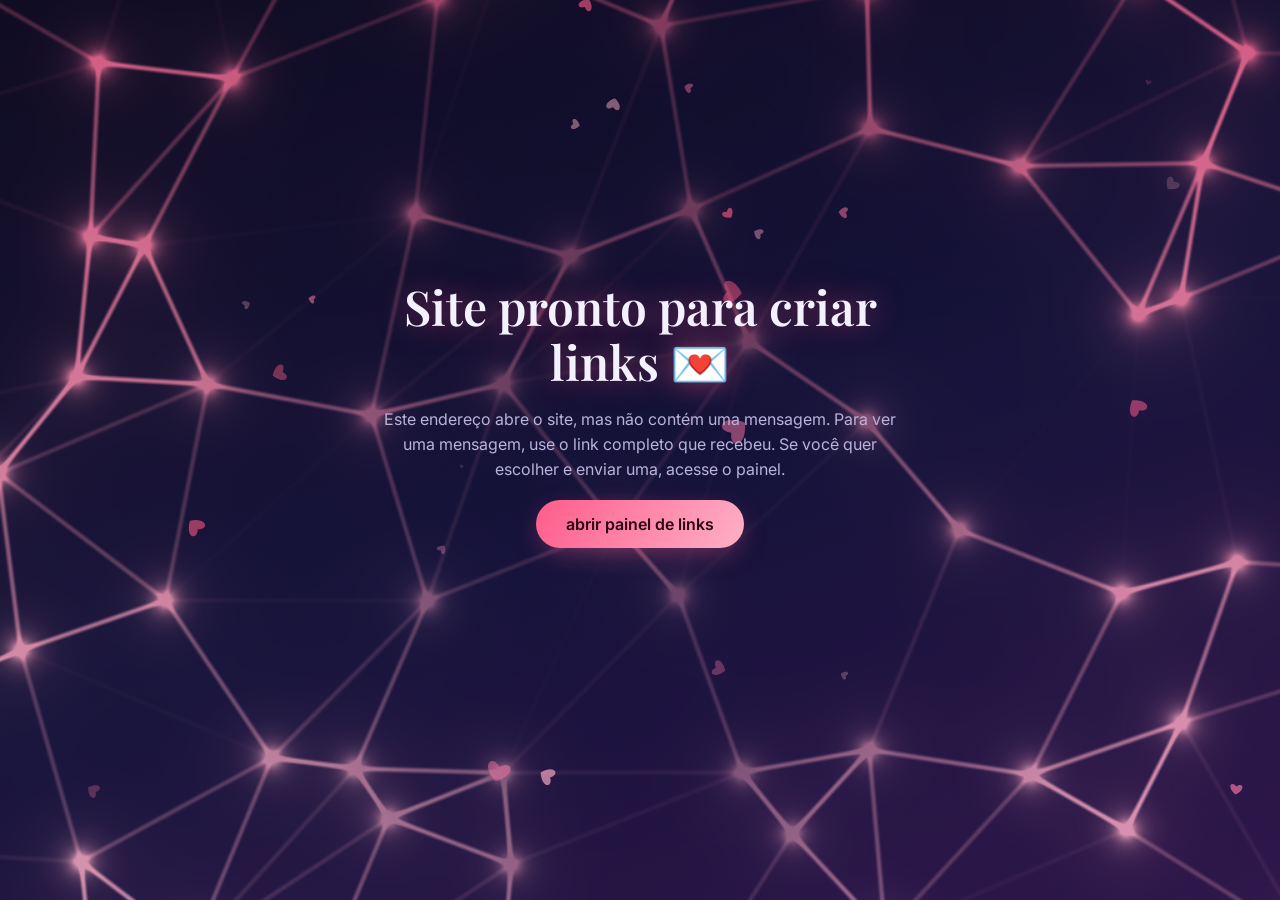
<file: index.html>
<!DOCTYPE html>
<!-- ==========================================================
     index.html é o "esqueleto" da página que a pessoa abre pelo link.
     Ele só diz QUAIS peças existem. As cores estão na pasta css,
     a lógica está na pasta js e os textos estão na pasta data.
     Tudo que está entre estes sinais é explicação: o navegador ignora.
     Cada explicação fala da linha logo abaixo.
     ========================================================== -->
<!-- Início da página. lang diz que é em português; data-tema é o tema de cores, que o código troca depois. -->
<html lang="pt-BR" data-tema="noite">
<!-- Parte invisível: informações sobre a página, que não aparecem na tela. -->
<head>
  <!-- Permite acentos e emojis. Sem esta linha, "coração" pode virar letras estranhas. -->
  <meta charset="utf-8">
  <!-- Faz a página caber certinho na tela do celular, inclusive no iPhone. -->
  <meta name="viewport" content="width=device-width, initial-scale=1, viewport-fit=cover">
  <!-- Pede ao Google para não mostrar esta página nas buscas, porque as mensagens são particulares. -->
  <meta name="robots" content="noindex, nofollow">
  <!-- Cor da barrinha do navegador no celular. O código troca para combinar com o tema. -->
  <meta name="theme-color" content="#0a0a1f">
  <!-- Nome que aparece na aba. Pode trocar o texto. Ele é genérico para não contar a surpresa. -->
  <title>Uma mensagem pra você 💌</title>
  <!-- Avisa o navegador que as letras vêm do Google, para ele já ir preparando a conexão. -->
  <link rel="preconnect" href="https://fonts.googleapis.com">
  <!-- Mesma coisa, para o lugar onde os arquivos das letras ficam guardados. -->
  <link rel="preconnect" href="https://fonts.gstatic.com" crossorigin>
  <!-- Baixa os tipos de letra do Google. Se a internet falhar, o site usa as letras do próprio celular. -->
  <link href="https://fonts.googleapis.com/css2?family=Abril+Fatface&family=Bebas+Neue&family=Big+Shoulders+Display:wght@700;800;900&family=Bricolage+Grotesque:opsz,wght@12..96,500;12..96,800&family=Caveat:wght@500;700&family=Cinzel:wght@500;700&family=Instrument+Serif:ital@0;1&family=Inter:wght@400;600;800&family=Monoton&family=Pacifico&family=Permanent+Marker&family=Playfair+Display:ital,wght@0,600;0,800;1,500&family=Press+Start+2P&family=Rye&family=Space+Grotesk:wght@400;500;700&family=Space+Mono&family=Special+Elite&family=Syne:wght@700;800&family=Tilt+Neon&family=Unbounded:wght@400;800&family=VT323&display=swap" rel="stylesheet">
  <!-- Roupa básica do site: botões, textos, tela final e rodapé. -->
  <link rel="stylesheet" href="css/base.css">
  <!-- Os 10 temas de cores. Para mudar as cores do site, comece por este arquivo. -->
  <link rel="stylesheet" href="css/temas.css">
  <!-- Visual das 20 animações de paquera. -->
  <link rel="stylesheet" href="css/artes-paquera.css">
  <!-- Visual das 20 animações de namoro. -->
  <link rel="stylesheet" href="css/artes-namoro.css">
  <!-- Visual das 20 animações de amigos. -->
  <link rel="stylesheet" href="css/artes-amigos.css">
  <!-- Visual das 20 animações de datas especiais. -->
  <link rel="stylesheet" href="css/artes-datas.css">
  <!-- Visual dos capítulos extras e do brilho do dedo. -->
  <link rel="stylesheet" href="css/capitulos.css">
  <!-- Visual do filme de frases. -->
  <link rel="stylesheet" href="css/filme.css">
  <!-- Visual das 20 entradas dos links. -->
  <link rel="stylesheet" href="css/aberturas.css">
  <!-- Polimento moderno: fundo animado, papel com textura e inclinação 3D. -->
  <link rel="stylesheet" href="css/acabamento.css">
<!-- Fim da parte invisível. -->
</head>
<!-- Parte visível: tudo que aparece na tela fica aqui dentro. -->
<body>
  <!-- Quadro de desenho do fundo animado tecnológico, atrás de tudo. -->
  <canvas id="cenario" aria-hidden="true"></canvas>
  <!-- Quadro de desenho onde flutuam as partículas (corações, estrelas...). -->
  <canvas id="fundo" aria-hidden="true"></canvas>
  <!-- Palco: lugar vazio onde o código coloca cada tela da animação. -->
  <main id="palco" aria-live="polite"></main>
  <!-- Quadro de desenho por cima de tudo, onde aparecem as faíscas do toque e o rastro do dedo. -->
  <canvas id="brilho" aria-hidden="true"></canvas>

  <!-- Rodapé da música. Começa escondido e aparece quando a mensagem abre. -->
  <footer id="rodape" hidden>
    <!-- Equalizador: as 5 barrinhas que dançam junto com a música. -->
    <div id="eq" aria-hidden="true"><i></i><i></i><i></i><i></i><i></i></div>
    <!-- Botão de ligar e desligar o som. -->
    <button id="mudo" type="button" aria-label="Silenciar música">🔊</button>
  <!-- Fim do rodapé. -->
  </footer>

  <!-- Janela da carta longa. Abre quando a pessoa toca em "ler a carta". -->
  <dialog id="carta">
    <!-- Folha de papel da carta. -->
    <article>
      <!-- Lugar onde o texto da carta é colocado. -->
      <div id="cartaTexto"></div>
      <!-- Botão de fechar a carta. Pode trocar a palavra "fechar". -->
      <button id="cartaFechar" class="btn" type="button">fechar</button>
    <!-- Fim da folha. -->
    </article>
  <!-- Fim da janela da carta. -->
  </dialog>

  <!-- Aviso rápido que aparece embaixo e some sozinho. -->
  <div id="aviso" role="status"></div>

  <!-- Daqui para baixo o navegador carrega o código. A ORDEM IMPORTA: não troque as linhas de lugar. -->
  <!-- Ajustes gerais, como o número do WhatsApp. -->
  <script src="data/config.js"></script>
  <!-- As 4 categorias: música e botões de reação. -->
  <script src="data/categorias.js"></script>
  <!-- Ferramentas para escrever as mensagens. -->
  <script src="data/base.js"></script>
  <!-- Textos dos 20 links de paquera. -->
  <script src="data/mensagens-paquera.js"></script>
  <!-- Textos dos 20 links de namoro. -->
  <script src="data/mensagens-namoro.js"></script>
  <!-- Textos dos 20 links de amigos. -->
  <script src="data/mensagens-amigos.js"></script>
  <!-- Textos dos 20 links de datas especiais. -->
  <script src="data/mensagens-datas.js"></script>
  <!-- Frases do filme de frases de paquera. -->
  <script src="data/frases-paquera.js"></script>
  <!-- Frases do filme de frases de namoro. -->
  <script src="data/frases-namoro.js"></script>
  <!-- Frases do filme de frases de amigos. -->
  <script src="data/frases-amigos.js"></script>
  <!-- Frases do filme de frases de datas especiais. -->
  <script src="data/frases-datas.js"></script>
  <!-- A entrada própria de cada link. -->
  <script src="data/aberturas.js"></script>
  <!-- Como as frases aparecem em cada link. -->
  <script src="data/formatos.js"></script>
  <!-- Qual fundo animado cada link usa. -->
  <script src="data/cenarios.js"></script>
  <!-- Textos dos capítulos extras de paquera. -->
  <script src="data/capitulos-paquera.js"></script>
  <!-- Textos dos capítulos extras de namoro. -->
  <script src="data/capitulos-namoro.js"></script>
  <!-- Textos dos capítulos extras de amigos. -->
  <script src="data/capitulos-amigos.js"></script>
  <!-- Textos dos capítulos extras de datas especiais. -->
  <script src="data/capitulos-datas.js"></script>
  <!-- Pequenas ajudas usadas em todo o site. -->
  <script src="js/util.js"></script>
  <!-- Transforma o código do link no número da mensagem. -->
  <script src="js/chave.js"></script>
  <!-- Desenha as partículas do fundo. -->
  <script src="js/fundo.js"></script>
  <!-- Desenha os fundos animados tecnológicos. -->
  <script src="js/cenarios.js"></script>
  <!-- Desenha as faíscas do toque e o rastro do dedo. -->
  <script src="js/efeitos.js"></script>
  <!-- Toca a música. -->
  <script src="js/musica.js"></script>
  <!-- Peças que as animações usam: toque, arrasto, raspadinha e som. -->
  <script src="js/kit.js"></script>
  <!-- As 20 animações de paquera. -->
  <script src="js/artes-paquera.js"></script>
  <!-- As 20 animações de namoro. -->
  <script src="js/artes-namoro.js"></script>
  <!-- As 20 animações de amigos. -->
  <script src="js/artes-amigos.js"></script>
  <!-- As 20 animações de datas especiais. -->
  <script src="js/artes-datas.js"></script>
  <!-- Motor de luz: conversa com a placa de vídeo do celular. -->
  <script src="js/luz.js"></script>
  <!-- A entrada de cada link: as peças comuns e a ordem das coisas. -->
  <script src="js/abertura.js"></script>
  <!-- Entradas desenhadas pela placa de vídeo: poeira, líquido, calor. -->
  <script src="js/entradas-luz.js"></script>
  <!-- Entradas desenhadas com linhas e letras: ondas, neon, circuito, gravidade. -->
  <script src="js/entradas-traco.js"></script>
  <!-- Entradas que parecem aplicativos: cartas, stories, conversa, carta holográfica. -->
  <script src="js/entradas-app.js"></script>
  <!-- Mostra as frases, uma de cada vez. -->
  <script src="js/filme.js"></script>
  <!-- As 8 brincadeiras dos capítulos extras. -->
  <script src="js/capitulos.js"></script>
  <!-- Roda a animação, depois os capítulos e por fim a tela final. -->
  <script src="js/cenas.js"></script>
  <!-- Ponto de partida: lê o link e começa tudo. -->
  <script src="js/main.js"></script>
<!-- Fim da parte visível. -->
</body>
<!-- Fim da página. -->
</html>
</file>
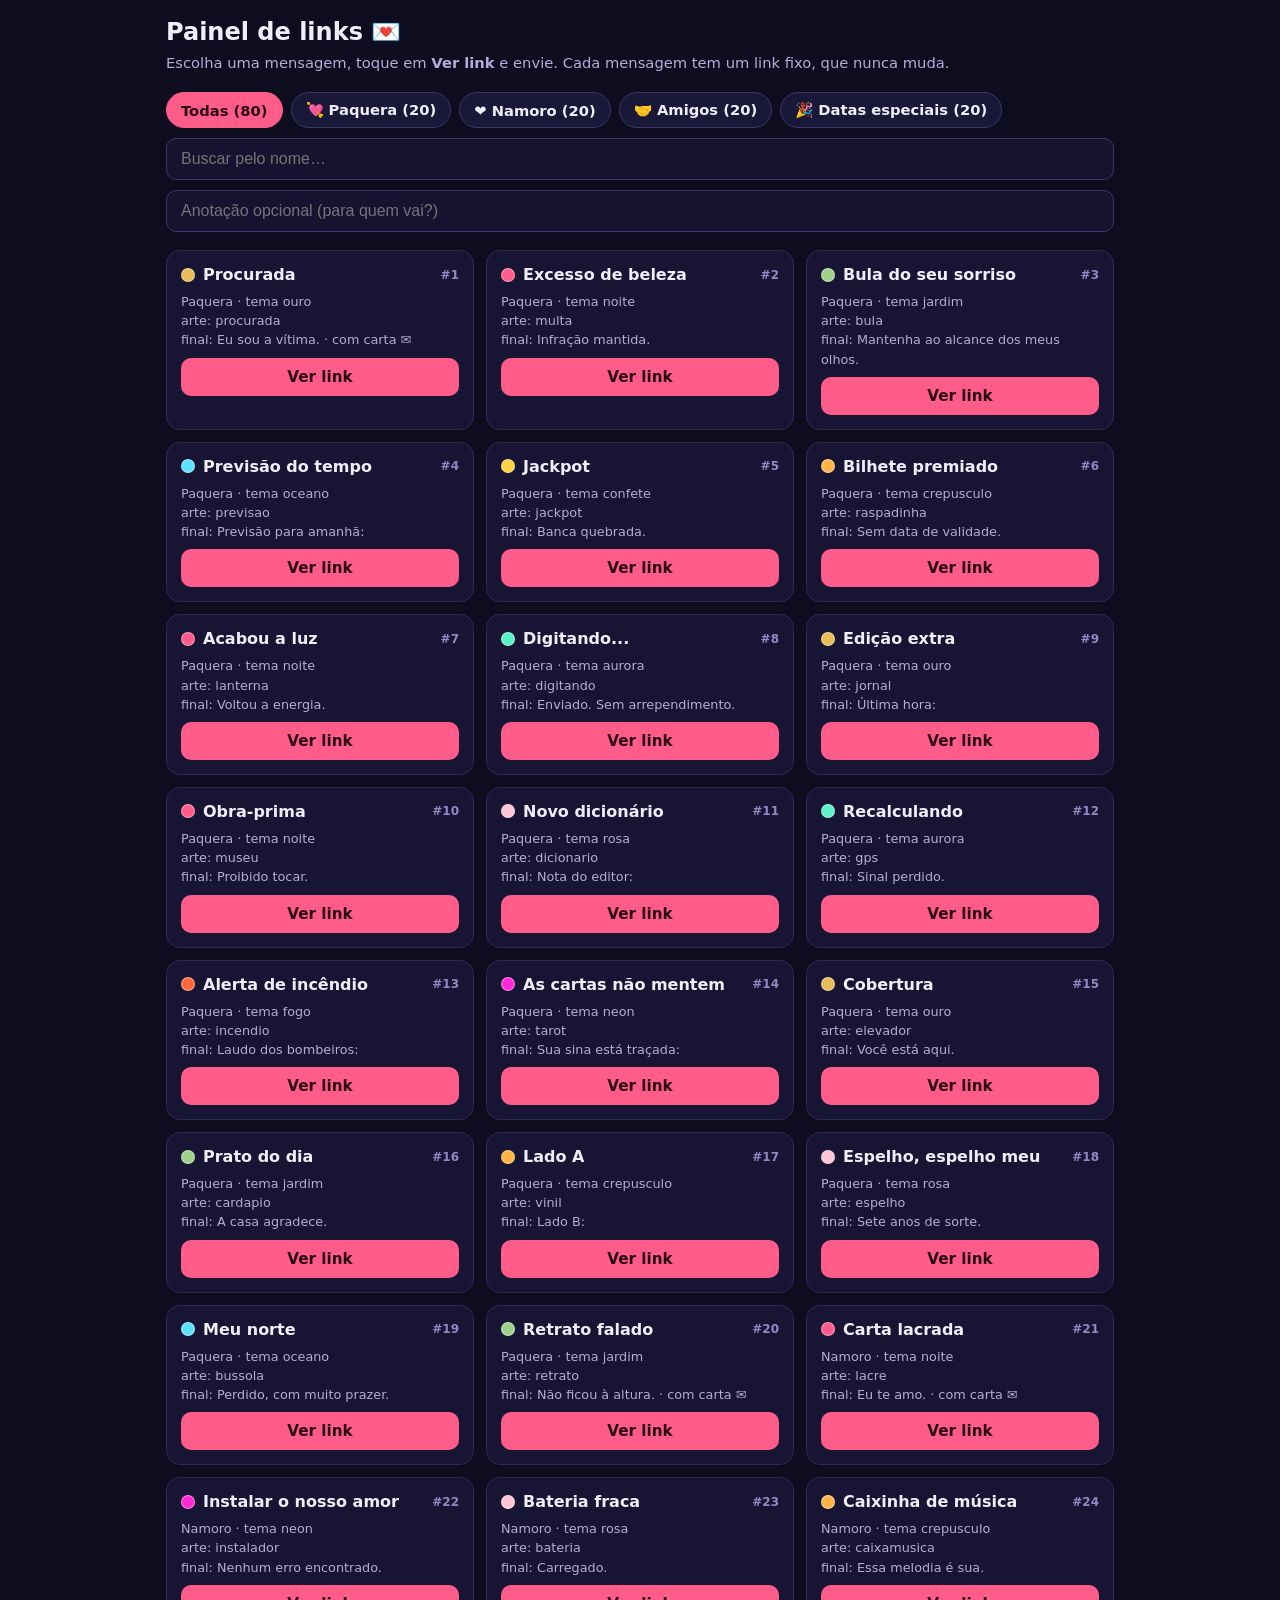
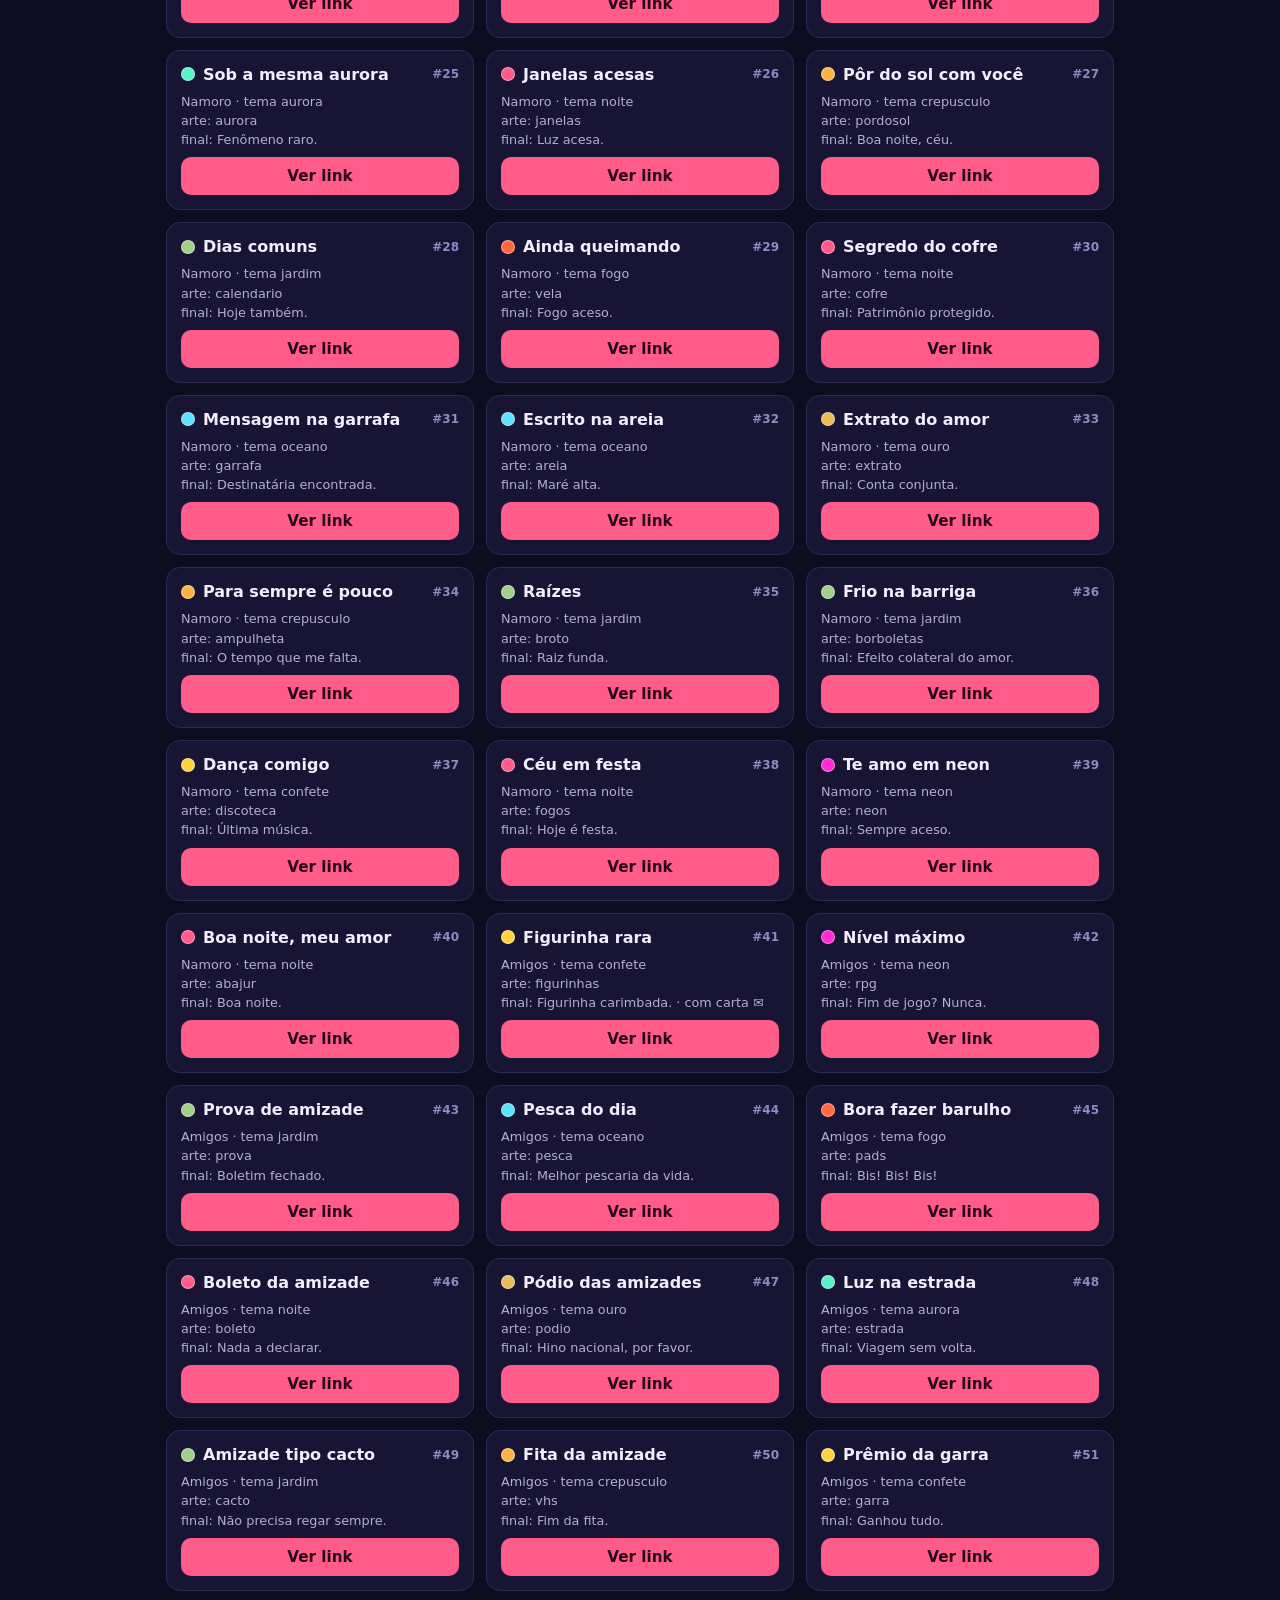
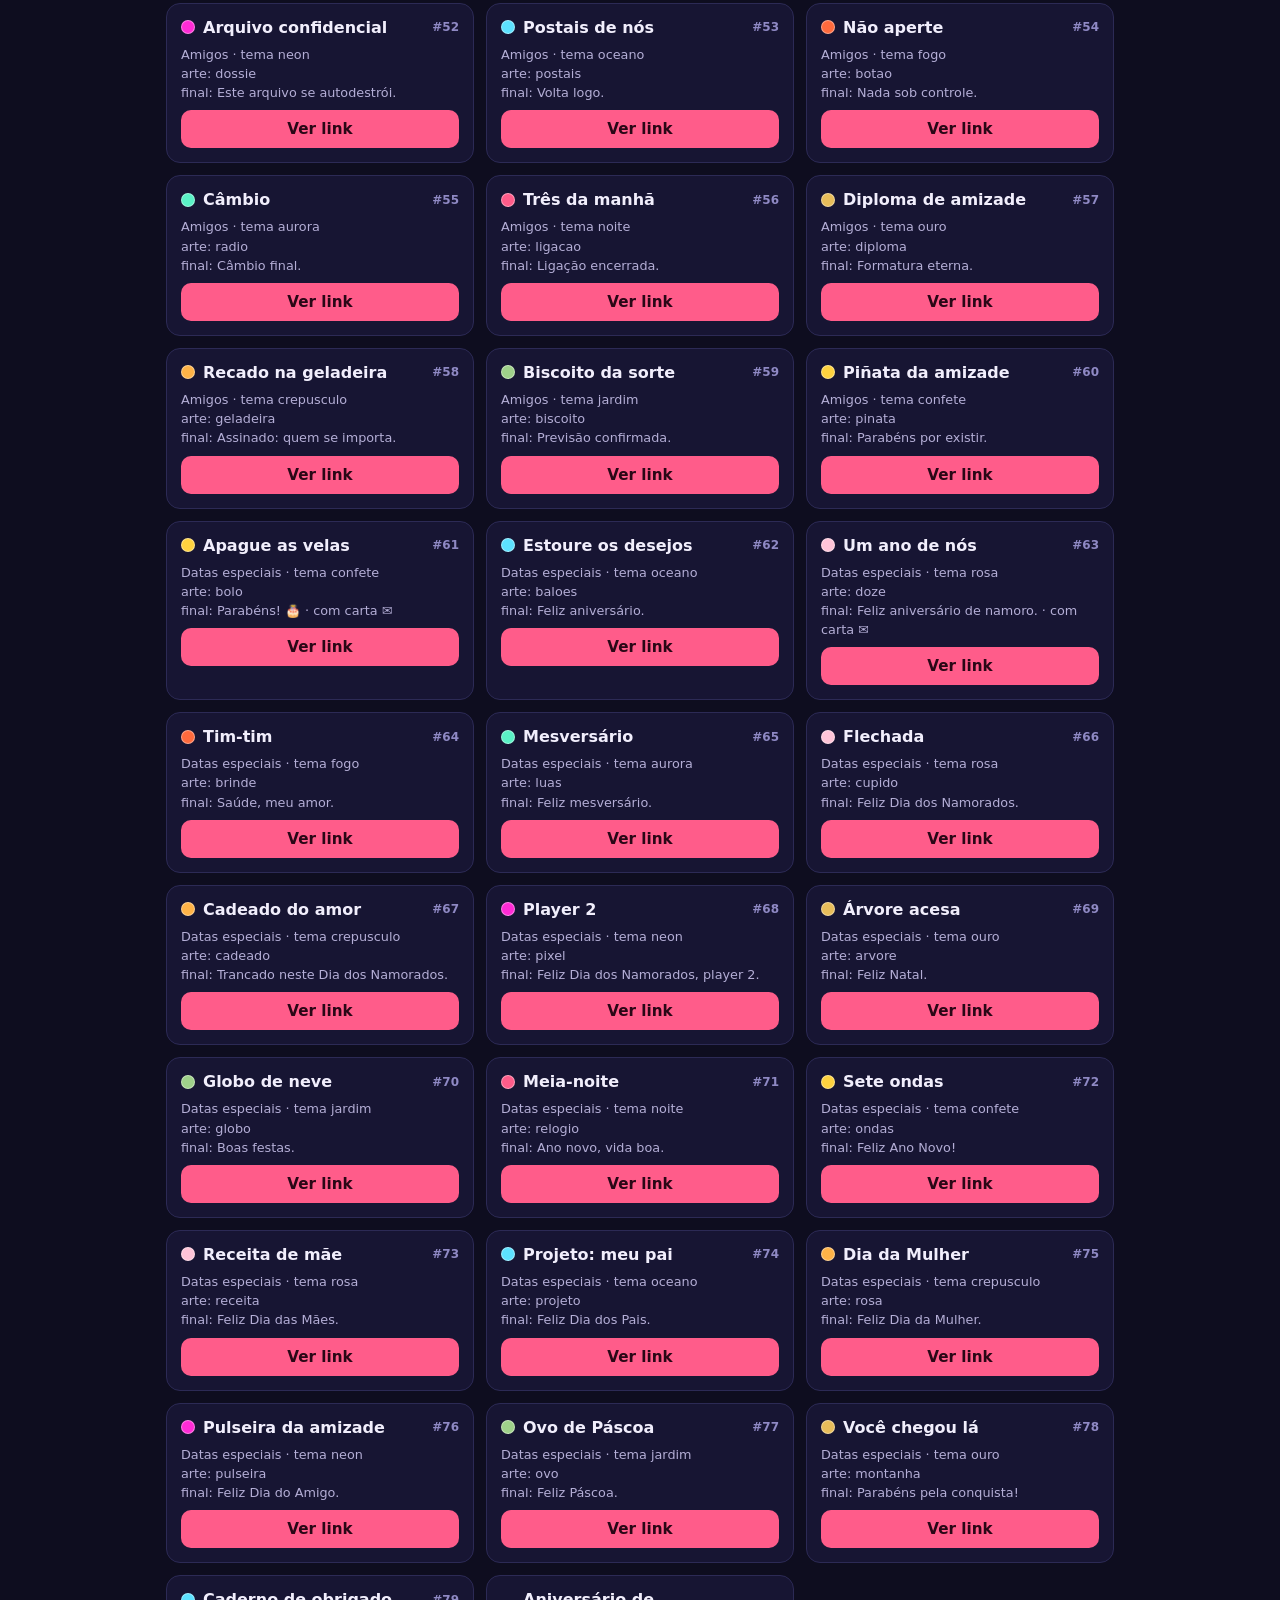
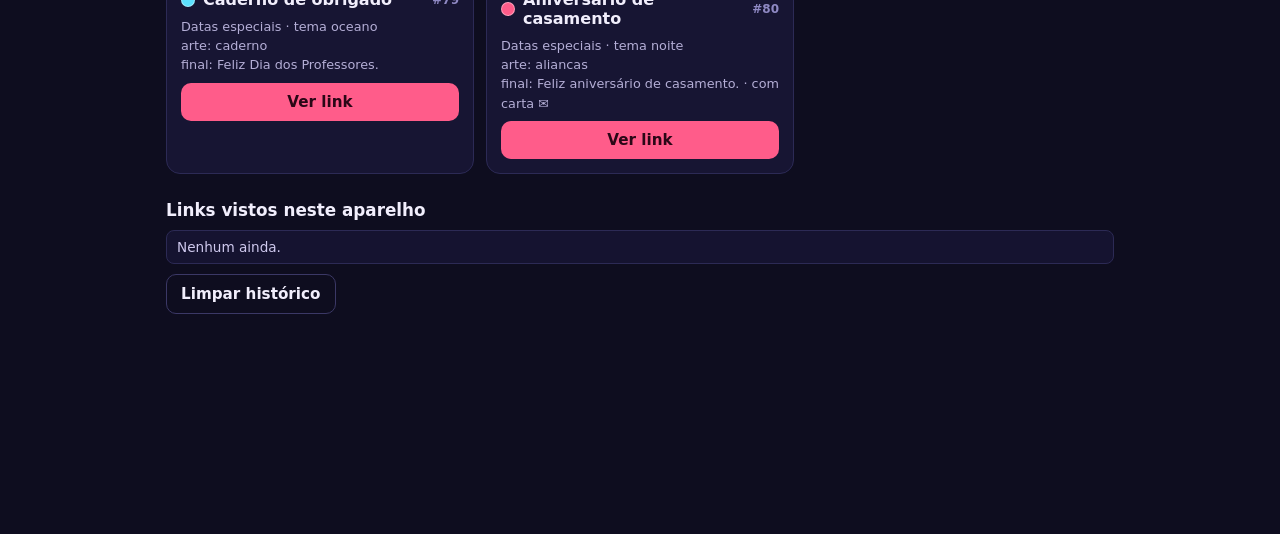
<file: painel/index.html>
<!DOCTYPE html>
<!-- ==========================================================
     painel/index.html é a SUA ferramenta: aqui você escolhe a mensagem e pega o link.
     Quem recebe a mensagem nunca vê esta página.
     Tudo que está entre estes sinais é explicação: o navegador ignora.
     Cada explicação fala da linha logo abaixo.
     ========================================================== -->
<!-- Início da página, em português. -->
<html lang="pt-BR">
<!-- Parte invisível: informações sobre a página. -->
<head>
  <!-- Permite acentos e emojis. -->
  <meta charset="utf-8">
  <!-- Faz a página caber na tela do celular. -->
  <meta name="viewport" content="width=device-width, initial-scale=1">
  <!-- Pede ao Google para não mostrar esta página nas buscas. -->
  <meta name="robots" content="noindex, nofollow">
  <!-- Nome que aparece na aba. Pode trocar o texto. -->
  <title>Painel · Mensagens</title>
  <!-- Roupa do painel: cores e tamanhos estão neste arquivo. -->
  <link rel="stylesheet" href="painel.css">
<!-- Fim da parte invisível. -->
</head>
<!-- Parte visível da página. -->
<body>
  <!-- Topo do painel. -->
  <header>
    <!-- Título grande. Pode trocar o texto. -->
    <h1>Painel de links 💌</h1>
    <!-- Frase que explica como usar. Pode trocar o texto. -->
    <p class="sub">Escolha uma mensagem, toque em <b>Ver link</b> e envie. Cada mensagem tem um link fixo, que nunca muda.</p>
  <!-- Fim do topo. -->
  </header>

  <!-- Barra de ferramentas. -->
  <section class="barra">
    <!-- Lugar das abas de categoria. O código cria as abas aqui. -->
    <div id="abas" class="abas" role="tablist"></div>
    <!-- Campo para buscar uma mensagem pelo nome. -->
    <input id="busca" type="search" placeholder="Buscar pelo nome…" aria-label="Buscar mensagem">
    <!-- Campo para anotar para quem vai o link. Aceita até 40 letras. -->
    <input id="para" type="text" placeholder="Anotação opcional (para quem vai?)" aria-label="Anotação do destinatário" maxlength="40">
  <!-- Fim da barra. -->
  </section>

  <!-- Lista das 80 mensagens. O código preenche este lugar. -->
  <main id="lista" class="lista"></main>

  <!-- Gaveta do link: fica escondida e aparece quando você toca em "Ver link". -->
  <aside id="gaveta" hidden>
    <!-- Nome da mensagem escolhida. -->
    <p id="gNome" class="gNome"></p>
    <!-- Campo com o link pronto para copiar. -->
    <input id="gLink" type="text" readonly aria-label="Link gerado">
    <!-- Fileira de botões da gaveta. -->
    <div class="gBotoes">
      <!-- Botão que copia o link. -->
      <button id="gCopiar" type="button">Copiar</button>
      <!-- Botão que abre a mensagem em outra aba, para você ver como ficou. -->
      <a id="gAbrir" href="#" target="_blank" rel="noopener">Abrir</a>
      <!-- Botão que fecha a gaveta. -->
      <button id="gFechar" type="button" class="leve">Fechar</button>
    <!-- Fim da fileira. -->
    </div>
    <!-- Lugar de um aviso, quando for preciso. -->
    <p id="gAviso" class="sub"></p>
  <!-- Fim da gaveta. -->
  </aside>

  <!-- Histórico: links que você viu neste aparelho. Fica guardado só aqui. -->
  <section class="hist">
    <!-- Título do histórico. Pode trocar o texto. -->
    <h2>Links vistos neste aparelho</h2>
    <!-- Lista do histórico. O código preenche este lugar. -->
    <ul id="historico"></ul>
    <!-- Botão que apaga o histórico. -->
    <button id="limpar" type="button" class="leve">Limpar histórico</button>
  <!-- Fim do histórico. -->
  </section>

  <!-- Daqui para baixo o navegador carrega o código. A ORDEM IMPORTA. Os ../ querem dizer "volte uma pasta". -->
  <!-- Ajustes gerais, como o endereço do site. -->
  <script src="../data/config.js"></script>
  <!-- As 4 categorias. -->
  <script src="../data/categorias.js"></script>
  <!-- Ferramentas para escrever as mensagens. -->
  <script src="../data/base.js"></script>
  <!-- Textos dos links de paquera. -->
  <script src="../data/mensagens-paquera.js"></script>
  <!-- Textos dos links de namoro. -->
  <script src="../data/mensagens-namoro.js"></script>
  <!-- Textos dos links de amigos. -->
  <script src="../data/mensagens-amigos.js"></script>
  <!-- Textos dos links de datas especiais. -->
  <script src="../data/mensagens-datas.js"></script>
  <!-- Cria o código de cada link. -->
  <script src="../js/chave.js"></script>
  <!-- Faz o painel funcionar. -->
  <script src="painel.js"></script>
<!-- Fim da parte visível. -->
</body>
<!-- Fim da página. -->
</html>
</file>
<file: css/base.css>
/* ==========================================================
   base.css — estrutura e componentes (as CORES vêm de temas.css)
   Regra: cada bloco tem um comentário acima dizendo o que faz
   e o que muda se você alterar o valor.
   ========================================================== */

/* ==========================================================
   COMO LER ESTE ARQUIVO (explicado para quem nunca viu código)

   Este arquivo é a "roupa" do site: diz a cor, o tamanho e o jeito de cada peça.
   Ele NÃO decide o que acontece; quem decide são os arquivos da pasta js.

   Cada PEÇA da tela aparece assim:
     .nome-da-peca {
       /* comentário que explica a linha de baixo * /
       color: #ff0000;
     }

   Para mudar alguma coisa:
     1. Aperte Ctrl+F e procure a peça (ex.: carimbo) ou a palavra "Cor".
     2. Leia o comentário e mude SÓ o valor que fica depois dos dois-pontos.
     3. Nunca apague o ponto e vírgula (;) nem as chaves { }.
     4. Salve e olhe no navegador.

   Palavrinhas que aparecem bastante:
     #ff0000   = código de uma cor. Procure "seletor de cores" no Google para achar outras.
     rgba(...) = cor com transparência. O último número vai de 0 (invisível) a 1 (cheia).
     var(--ac) = cor guardada no tema, em css/temas.css. Mude lá para mudar em todo lugar.
     px        = pontinho da tela.   rem = tamanho normal de letra (2rem = o dobro).
     %         = pedaço do espaço.   vw e vh = pedaço da largura e da altura da tela.
     s e ms    = segundos e milésimos de segundo.
   ========================================================== */

/* Variáveis globais de forma: raio dos cantos e as duas famílias de fonte.
   Alterar --raio de 18px para 30px deixa cartões e botões mais arredondados. */
/* PEÇA: os valores do site inteiro. */
:root {
  /* Quanto os cantos ficam redondos no site inteiro. Número maior = mais redondo. */
  --raio: 18px;
  /* Letra usada nos títulos. O site tenta a 1ª da lista; se não tiver, usa a seguinte. */
  --fonte-titulo: 'Playfair Display', Georgia, 'Times New Roman', serif;
  /* Letra usada nos textos normais. O site tenta a 1ª da lista; se não tiver, usa a seguinte. */
  --fonte: 'Inter', system-ui, -apple-system, 'Segoe UI', Roboto, sans-serif;
  /* Letra de computador. O site tenta a 1ª da lista; se não tiver, usa a seguinte. */
  --fonte-mono: 'Space Mono', ui-monospace, 'SF Mono', Menlo, Consolas, monospace;
  /* Letra que parece escrita à mão. O site tenta a 1ª da lista; se não tiver, usa a seguinte. */
  --fonte-mao: 'Caveat', 'Segoe Print', 'Bradley Hand', cursive;
}

/* Reset: tira margens/espaços padrão do navegador e faz padding contar dentro da largura.
   O highlight azul ao tocar no celular é removido para não "piscar" feio. */
/* PEÇA: todas as peças. */
* {
  /* Conta a borda dentro do tamanho da peça. */
  box-sizing: border-box;
  /* Espaço de fora (todas as peças): zero em todos os lados. */
  margin: 0;
  /* Espaço de dentro, entre a borda e o conteúdo, (todas as peças): zero em todos os lados. */
  padding: 0;
  /* Tira o piscar azul quando o dedo toca. */
  -webkit-tap-highlight-color: transparent;
}

/* html e body ocupam a tela toda; sem isso o fundo não cobre a altura inteira. */
/* PEÇA: a página e a página inteira. */
html, body {
  /* Altura (página e a página inteira): 100% do espaço. Número maior = mais alto. */
  height: 100%;
}

/* Corpo da página: fonte, cor do texto, fundo em gradiente (3 cores do tema),
   sem rolagem (cada cena rola sozinha se precisar) e sem seleção de texto por toque. */
/* PEÇA: a página inteira. */
body {
  /* Tipo de letra (página inteira): letra normal (Inter). */
  font-family: var(--fonte);
  /* Cor das letras (página inteira): a cor do texto do tema. Troque o código para mudar a cor. */
  color: var(--tx);
  /* Fundo em degradê (página inteira), nas cores: a 1ª cor de fundo do tema, a 2ª cor de fundo do tema e a 3ª cor de fundo do tema. Troque os códigos para mudar as cores. */
  background: linear-gradient(160deg, var(--bg-a), var(--bg-b) 55%, var(--bg-c)) fixed;
  /* Corta o que passar para fora (página inteira). */
  overflow: hidden;
  /* Diz ao celular como tratar o dedo aqui. */
  touch-action: manipulation;
  /* Não deixa selecionar o texto com o dedo. */
  -webkit-user-select: none;
  /* Tira o menu que aparece ao segurar o dedo. */
  -webkit-touch-callout: none;
  /* Não deixa selecionar o texto com o dedo. */
  user-select: none;
  /* Faz a mudança acontecer devagar, sem pular: o fundo em 0,6 segundos. Número maior = mais lento. */
  transition: background .6s ease;
}

/* Canvas das partículas (corações, pétalas...): cobre a tela, fica ATRÁS do texto
   e não captura toques (pointer-events: none). */
/* PEÇA: o canvas de partículas. */
#fundo {
  /* Fica grudada na tela, mesmo se a página rolar. */
  position: fixed;
  /* Distância das bordas: zero, então cobre tudo. */
  inset: 0;
  /* Largura (canvas de partículas): 100% do espaço. Número maior = mais largo. */
  width: 100%;
  /* Altura (canvas de partículas): 100% do espaço. Número maior = mais alto. */
  height: 100%;
  /* Camada: número maior fica por cima das outras peças. */
  z-index: 0;
  /* Não recebe toques: o dedo passa direto para o que está atrás. */
  pointer-events: none;
}

/* Palco: camada onde as cenas aparecem. Fica acima do canvas (z-index 1). */
/* PEÇA: o palco das telas. */
#palco {
  /* Fica grudada na tela, mesmo se a página rolar. */
  position: fixed;
  /* Distância das bordas: zero, então cobre tudo. */
  inset: 0;
  /* Camada: número maior fica por cima das outras peças. */
  z-index: 1;
}

/* Cena: uma "tela" inteira. flex + overflow-y permitem rolar em telas pequenas.
   O padding de baixo reserva espaço para o rodapé da música (96px + área segura do iPhone). */
/* PEÇA: a tela. */
.cena {
  /* Fica solta, no lugar exato que as distâncias abaixo mandarem. */
  position: absolute;
  /* Distância das bordas: zero, então cobre tudo. */
  inset: 0;
  /* Arruma as peças de dentro em fila. */
  display: flex;
  /* Deixa rolar para cima e para baixo se não couber. */
  overflow-y: auto;
  /* Corta o que passar para o lado. */
  overflow-x: hidden;
  /* Espaço de dentro, entre a borda e o conteúdo, (tela): calculado para não ficar atrás do rodapé. */
  padding: 22px 22px calc(96px + env(safe-area-inset-bottom));
  /* Liga a animação "cena-entra": dura 0,7 segundos. Número menor = mais rápida. */
  animation: cena-entra .7s ease both;
}

/* Cena saindo: some em .5s e não recebe toques enquanto some. */
/* PEÇA: a tela com "saindo" ligado. */
.cena.saindo {
  /* Liga a animação "cena-sai": dura 0,5 segundos. Número menor = mais rápida. */
  animation: cena-sai .5s ease both;
  /* Não recebe toques: o dedo passa direto para o que está atrás. */
  pointer-events: none;
}

/* Caixa: coluna centralizada com largura máxima de leitura confortável (520px).
   margin:auto centraliza mesmo quando a cena rola (flex + overflow). gap = espaço entre itens. */
/* PEÇA: a caixa central. */
.caixa {
  /* Largura (caixa central): 100% do espaço. Número maior = mais largo. */
  width: 100%;
  /* Largura máxima (caixa central): 520 pontinhos. Número maior = mais largo. */
  max-width: 520px;
  /* Espaço de fora (caixa central): centraliza a peça sozinho. */
  margin: auto;
  /* Arruma as peças de dentro em fila. */
  display: flex;
  /* A fila fica em pé: uma peça embaixo da outra. */
  flex-direction: column;
  /* Centraliza as peças de dentro. */
  align-items: center;
  /* Texto no meio. */
  text-align: center;
  /* Espaço entre as peças de dentro: 18 pontinhos. Número maior = mais separadas. */
  gap: 18px;
}

/* Animações de entrada e saída das cenas (opacidade + leve deslocamento). */
/* ANIMAÇÃO "cena-entra": a tela entra aparecendo devagar e subindo um pouquinho. Animação é um filminho: diz como a peça começa e como termina. */
@keyframes cena-entra {
  /* Como a animação começa: */
  from {
    /* Transparência: 0 = invisível, 1 = aparece inteiro. Aqui: 0. */
    opacity: 0;
    /* Movimento: desce 14 pontinhos. */
    transform: translateY(14px);
  }
  /* Como a animação termina: */
  to {
    /* Transparência: 0 = invisível, 1 = aparece inteiro. Aqui: 1. */
    opacity: 1;
    /* Movimento: nenhum movimento: a peça fica no lugar normal. */
    transform: none;
  }
}

/* ANIMAÇÃO "cena-sai": a tela sai sumindo e encolhendo. Animação é um filminho: diz como a peça começa e como termina. */
@keyframes cena-sai {
  /* Como a animação termina: */
  to {
    /* Transparência: 0 = invisível, 1 = aparece inteiro. Aqui: 0. */
    opacity: 0;
    /* Movimento: sobe 10 pontinhos e encolhe para 98% do tamanho. */
    transform: translateY(-10px) scale(.98);
  }
}

/* Rótulo pequeno em caixa alta (ex.: "três coisas sobre você"): cor suave, espaçamento largo. */
/* PEÇA: rotulo. */
.rotulo {
  /* Tamanho da letra (rotulo): 0,72 vezes o tamanho normal da letra. Número maior = letra maior. */
  font-size: .72rem;
  /* Espaço entre as letras. Número maior = letras mais separadas. */
  letter-spacing: .28em;
  /* Escreve tudo em LETRA MAIÚSCULA. */
  text-transform: uppercase;
  /* Cor das letras (rotulo): a cor de texto suave do tema. Troque o código para mudar a cor. */
  color: var(--mut);
}

/* Título grande: fonte serifada; clamp() faz o tamanho variar entre 1.9rem e 3rem conforme a tela. */
/* PEÇA: o título. */
.titulo {
  /* Tipo de letra (título): letra de título (Playfair). */
  font-family: var(--fonte-titulo);
  /* Grossura da letra: 600. Número maior = letra mais grossa. */
  font-weight: 600;
  /* Espaço entre as linhas do texto: 1,15. Número maior = linhas mais separadas. */
  line-height: 1.15;
  /* Tamanho da letra (título): cresce com a tela, de 1,9 vezes o tamanho normal da letra até 3 vezes o tamanho normal da letra. Número maior = letra maior. */
  font-size: clamp(1.9rem, 7vw, 3rem);
  /* Cor das letras (título): a cor do texto do tema. Troque o código para mudar a cor. */
  color: var(--tx);
  /* Brilho em volta das letras (título), na cor: a cor de brilho do tema. Os números dizem o tamanho; o código diz a cor. */
  text-shadow: 0 0 28px var(--sombra);
}

/* Título: cada palavra recebe um degradê próprio. (Degradê no pai não funciona com as palavras
   animadas, que são "inline-block" — por isso a regra fica na palavra.) Se o navegador não
   suportar background-clip, a cor sólida do .titulo acima continua valendo. */
@supports ((-webkit-background-clip: text) or (background-clip: text)) {
  /* PEÇA: cada palavra que aparece dentro de: o título. */
  .titulo .w {
    /* Fundo em degradê (cada palavra que aparece), nas cores: a cor do texto do tema e a 2ª cor de destaque do tema. Troque os códigos para mudar as cores. */
    background: linear-gradient(120deg, var(--tx) 30%, var(--ac2));
    /* Usa o fundo só dentro das letras. */
    -webkit-background-clip: text;
    /* Usa o fundo só dentro das letras. */
    background-clip: text;
    /* Deixa as letras transparentes para o degradê aparecer. */
    -webkit-text-fill-color: transparent;
    /* Tira a sombra (cada palavra que aparece). */
    text-shadow: none;
  }
}

/* Texto principal das frases: tamanho fluido e boa altura de linha para leitura lenta. */
/* PEÇA: o texto principal. */
.texto {
  /* Tamanho da letra (texto principal): cresce com a tela, de 1,25 vezes o tamanho normal da letra até 1,75 vezes o tamanho normal da letra. Número maior = letra maior. */
  font-size: clamp(1.25rem, 4.6vw, 1.75rem);
  /* Espaço entre as linhas do texto: 1,5. Número maior = linhas mais separadas. */
  line-height: 1.5;
  /* Tipo de letra (texto principal): letra de título (Playfair). */
  font-family: var(--fonte-titulo);
  /* Letra inclinada. */
  font-style: italic;
}

/* Texto menor (subtítulos e explicações). */
/* PEÇA: o texto menor. */
.sub {
  /* Tamanho da letra (texto menor): 1 vezes o tamanho normal da letra. Número maior = letra maior. */
  font-size: 1rem;
  /* Espaço entre as linhas do texto: 1,55. Número maior = linhas mais separadas. */
  line-height: 1.55;
  /* Cor das letras (texto menor): a cor de texto suave do tema. Troque o código para mudar a cor. */
  color: var(--mut);
}

/* Dica piscando suavemente ("toque para abrir"). */
/* PEÇA: a dica piscando. */
.dica {
  /* Tamanho da letra (dica piscando): 0,85 vezes o tamanho normal da letra. Número maior = letra maior. */
  font-size: .85rem;
  /* Espaço entre as letras. Número maior = letras mais separadas. */
  letter-spacing: .12em;
  /* Cor das letras (dica piscando): a cor de texto suave do tema. Troque o código para mudar a cor. */
  color: var(--mut);
  /* Liga a animação "pisca": dura 2,2 segundos, repetindo para sempre. Número menor = mais rápida. */
  animation: pisca 2.2s ease-in-out infinite;
}

/* ANIMAÇÃO "pisca": a peça pisca, ficando mais fraca e voltando. Animação é um filminho: diz como a peça começa e como termina. */
@keyframes pisca {
  /* Como está quando já passou 50% do tempo da animação: */
  50% {
    /* Transparência: 0 = invisível, 1 = aparece inteiro. Aqui: 0,35. */
    opacity: .35;
  }
}

/* Palavra revelada aos poucos: começa invisível, borrada e um pouco abaixo; o atraso vem do JS (inline). */
/* PEÇA: cada palavra que aparece. */
.w {
  /* Fica na mesma linha do texto, mas pode ter tamanho próprio. */
  display: inline-block;
  /* Transparência: 0 = invisível, 1 = aparece inteiro. Aqui: 0. */
  opacity: 0;
  /* Movimento (cada palavra que aparece): desce 8 pontinhos. */
  transform: translateY(8px);
  /* Efeito visual (cada palavra que aparece): borrão. */
  filter: blur(6px);
  /* Liga a animação "palavra": dura 0,7 segundos. Número menor = mais rápida. */
  animation: palavra .7s ease forwards;
}

/* ANIMAÇÃO "palavra": cada palavra aparece, saindo do borrado. Animação é um filminho: diz como a peça começa e como termina. */
@keyframes palavra {
  /* Como a animação termina: */
  to {
    /* Transparência: 0 = invisível, 1 = aparece inteiro. Aqui: 1. */
    opacity: 1;
    /* Movimento: nenhum movimento: a peça fica no lugar normal. */
    transform: none;
    /* Efeito visual: borrão. */
    filter: blur(0);
  }
}

/* Quando a pessoa toca para pular: todas as palavras aparecem na hora. */
/* PEÇA: cada palavra que aparece dentro de: quando a pessoa pula o texto. */
.pronto .w {
  /* Espera este tempo antes de começar a animação. */
  animation-delay: 0s !important;
  /* Quanto tempo dura a animação. Número menor = mais rápida. */
  animation-duration: .01s !important;
}

/* Destaque (*assim* no texto): cor de acento e brilho. */
/* PEÇA: as palavras em destaque. */
.dest {
  /* Cor das letras (palavras em destaque): a cor de destaque do tema. Troque o código para mudar a cor. */
  color: var(--ac);
  /* Letra em pé, sem inclinar. */
  font-style: normal;
  /* Grossura da letra: 700. Número maior = letra mais grossa. */
  font-weight: 700;
  /* Brilho em volta das letras (palavras em destaque), na cor: a cor de brilho do tema. Os números dizem o tamanho; o código diz a cor. */
  text-shadow: 0 0 18px var(--sombra);
}

/* Botão principal em forma de pílula. hover levanta, focus-visible mostra contorno (teclado), active afunda. */
/* PEÇA: o botão. */
.btn {
  /* Tira o visual padrão do navegador, para usar o nosso. */
  appearance: none;
  /* Tira o contorno (botão). */
  border: 0;
  /* Mostra a mãozinha no computador. */
  cursor: pointer;
  /* Letra (botão): letra normal (Inter), tamanho 1, grossura 600. Número maior = letra maior. */
  font: 600 1rem var(--fonte);
  /* Espaço de dentro, entre a borda e o conteúdo, (botão): 14 pontinhos em cima e embaixo, 30 pontinhos nos lados. */
  padding: 14px 30px;
  /* Arredonda os cantos (botão). Número maior = mais redondo; 50% vira círculo. */
  border-radius: 999px;
  /* Cor das letras (botão): a cor do texto dos botões do tema. Troque o código para mudar a cor. */
  color: var(--btn-tx);
  /* Fundo em degradê (botão), nas cores: a cor de destaque do tema e a 2ª cor de destaque do tema. Troque os códigos para mudar as cores. */
  background: linear-gradient(120deg, var(--ac), var(--ac2));
  /* Sombra ou brilho em volta (botão), na cor: a cor de brilho do tema. Os números dizem o tamanho; o código diz a cor. */
  box-shadow: 0 8px 28px -8px var(--sombra);
  /* Faz a mudança acontecer devagar, sem pular: o movimento em 0,2 segundos, a sombra em 0,2 segundos e a transparência em 0,3 segundos. Número maior = mais lento. */
  transition: transform .2s ease, box-shadow .2s ease, opacity .3s;
}

/* PEÇA: o botão quando o mouse passa em cima. */
.btn:hover {
  /* Movimento (botão): sobe 2 pontinhos. */
  transform: translateY(-2px);
  /* Sombra ou brilho em volta (botão), na cor: a cor de brilho do tema. Os números dizem o tamanho; o código diz a cor. */
  box-shadow: 0 12px 32px -8px var(--sombra);
}

/* PEÇA: o botão quando escolhido pelo teclado. */
.btn:focus-visible {
  /* Contorno de destaque em volta (botão), cor a cor do texto do tema. */
  outline: 3px solid var(--tx);
  /* Distância entre a peça e esse contorno. */
  outline-offset: 3px;
}

/* PEÇA: o botão enquanto o dedo aperta. */
.btn:active {
  /* Movimento (botão enquanto o dedo aperta): encolhe para 97% do tamanho. */
  transform: scale(.97);
}

/* PEÇA: o botão. */
.btn:disabled {
  /* Transparência: 0 = invisível, 1 = aparece inteiro. Aqui: 0,5. */
  opacity: .5;
  /* Mostra a setinha normal. */
  cursor: default;
}

/* Botão secundário: só contorno, para ações menos importantes (ver de novo). */
/* PEÇA: o botão com "leve" ligado. */
.btn.leve {
  /* Sem fundo (botão): dá para ver o que está atrás. */
  background: transparent;
  /* Cor das letras (botão): a cor do texto do tema. Troque o código para mudar a cor. */
  color: var(--tx);
  /* Contorno (botão): lisa, 1 pontinhos de grossura, cor a cor de borda do tema. */
  border: 1px solid var(--borda);
  /* Tira a sombra (botão). */
  box-shadow: none;
}

/* Elemento que entra com fade quando aparece na tela. */
/* PEÇA: a peça que entra com fade. */
.entra {
  /* Liga a animação "cena-entra": dura 0,6 segundos. Número menor = mais rápida. */
  animation: cena-entra .6s ease both;
}

/* Cartão "vidro": fundo translúcido + borda fina + desfoque do que está atrás. */
/* PEÇA: o cartão de vidro. */
.vidro {
  /* Cor de fundo (cartão de vidro): o vidro translúcido do tema. Troque o código para mudar a cor. */
  background: var(--vidro);
  /* Contorno (cartão de vidro): lisa, 1 pontinhos de grossura, cor a cor de borda do tema. */
  border: 1px solid var(--borda);
  /* Arredonda os cantos (cartão de vidro). Número maior = mais redondo; 50% vira círculo. */
  border-radius: var(--raio);
  /* Borra o que está atrás, como um vidro fosco. */
  backdrop-filter: blur(10px);
  /* Borra o que está atrás, como um vidro fosco. */
  -webkit-backdrop-filter: blur(10px);
}

/* ---------- Peças comuns das artes ---------- */

/* Tela sem margens: a arte ocupa a tela toda (mapas, paredes, canvas). */
/* PEÇA: a tela com "cheia" ligado. */
.cena.cheia {
  /* Espaço de dentro, entre a borda e o conteúdo, (tela): zero em todos os lados. */
  padding: 0;
  /* Corta o que passar para fora (tela). */
  overflow: hidden;
}

/* PEÇA: a caixa central quando a tela estiver com "cheia" ligado. */
.cena.cheia > .caixa {
  /* Largura máxima (caixa central): nenhum. Número maior = mais largo. */
  max-width: none;
  /* Altura (caixa central): 100% do espaço. Número maior = mais alto. */
  height: 100%;
  /* Espaço de fora (caixa central): zero em todos os lados. */
  margin: 0;
  /* Espaço entre as peças de dentro: zero. Número maior = mais separadas. */
  gap: 0;
  /* Fica no lugar normal e serve de guia para as peças de dentro. */
  position: relative;
}

/* Canvas das artes: preenche a área de quem o contém. */
/* PEÇA: o canvas (a tela de desenho). */
.pintura {
  /* Fica solta, no lugar exato que as distâncias abaixo mandarem. */
  position: absolute;
  /* Distância das bordas: zero, então cobre tudo. */
  inset: 0;
  /* Largura (canvas): 100% do espaço. Número maior = mais largo. */
  width: 100%;
  /* Altura (canvas): 100% do espaço. Número maior = mais alto. */
  height: 100%;
  /* Ocupa uma linha inteira só para si. */
  display: block;
}

/* Tudo que espera um gesto mostra a mãozinha no computador. */
/* PEÇA: a peça que espera um gesto. */
[data-acao] {
  /* Mostra a mãozinha no computador. */
  cursor: pointer;
}

/* ---------- Final: revelação ---------- */

/* Linha de reações (chips) que abrem o WhatsApp. */
/* PEÇA: a fileira de reações. */
.chips {
  /* Arruma as peças de dentro em fila. */
  display: flex;
  /* Quando não couber, a fila quebra em outra linha. */
  flex-wrap: wrap;
  /* Junta as peças no meio. */
  justify-content: center;
  /* Espaço entre as peças de dentro: 10 pontinhos. Número maior = mais separadas. */
  gap: 10px;
}

/* PEÇA: o botão de reação. */
.chip {
  /* Tira o visual padrão do navegador, para usar o nosso. */
  appearance: none;
  /* Mostra a mãozinha no computador. */
  cursor: pointer;
  /* Letra (botão de reação): letra normal (Inter), tamanho 0,92, grossura 600. Número maior = letra maior. */
  font: 600 .92rem var(--fonte);
  /* Cor das letras (botão de reação): a cor do texto do tema. Troque o código para mudar a cor. */
  color: var(--tx);
  /* Espaço de dentro, entre a borda e o conteúdo, (botão de reação): 10 pontinhos em cima e embaixo, 16 pontinhos nos lados. */
  padding: 10px 16px;
  /* Arredonda os cantos (botão de reação). Número maior = mais redondo; 50% vira círculo. */
  border-radius: 999px;
  /* Cor de fundo (botão de reação): o vidro translúcido do tema. Troque o código para mudar a cor. */
  background: var(--vidro);
  /* Contorno (botão de reação): lisa, 1 pontinhos de grossura, cor a cor de borda do tema. */
  border: 1px solid var(--borda);
  /* Faz a mudança acontecer devagar, sem pular: o movimento em 0,2 segundos, a borda em 0,2 segundos e o fundo em 0,2 segundos. Número maior = mais lento. */
  transition: transform .2s, border-color .2s, background .2s;
}

/* PEÇA: o botão de reação quando o mouse passa em cima. */
.chip:hover {
  /* Movimento (botão de reação): sobe 2 pontinhos. */
  transform: translateY(-2px);
  /* Cor da borda (botão de reação): a cor de destaque do tema. Troque o código para mudar a cor. */
  border-color: var(--ac);
}

/* PEÇA: o botão de reação quando escolhido pelo teclado. */
.chip:focus-visible {
  /* Contorno de destaque em volta (botão de reação), cor a cor de destaque do tema. */
  outline: 3px solid var(--ac);
  /* Distância entre a peça e esse contorno. */
  outline-offset: 2px;
}

/* PEÇA: o botão de reação com "sel" ligado. */
.chip.sel {
  /* Cor de fundo (botão de reação): a cor de destaque do tema. Troque o código para mudar a cor. */
  background: var(--ac);
  /* Cor das letras (botão de reação): a cor do texto dos botões do tema. Troque o código para mudar a cor. */
  color: var(--btn-tx);
  /* Cor da borda (botão de reação): a cor de destaque do tema. Troque o código para mudar a cor. */
  border-color: var(--ac);
}

/* Fileira de botões finais (ler carta / ver de novo). */
/* PEÇA: a fileira de botões finais. */
.acoes {
  /* Arruma as peças de dentro em fila. */
  display: flex;
  /* Espaço entre as peças de dentro: 10 pontinhos. Número maior = mais separadas. */
  gap: 10px;
  /* Quando não couber, a fila quebra em outra linha. */
  flex-wrap: wrap;
  /* Junta as peças no meio. */
  justify-content: center;
}

/* ---------- Rodapé da música ---------- */

/* Faixa fixa embaixo: equalizador à esquerda e botão de mudo à direita. Respeita a área segura do iPhone. */
/* PEÇA: o rodapé da música. */
#rodape {
  /* Empurra o equalizador para a esquerda e o botão de mudo para a direita. */
  justify-content: space-between;
  /* Fica grudada na tela, mesmo se a página rolar. */
  position: fixed;
  /* Distância da esquerda: zero. */
  left: 0;
  /* Distância da direita: zero. */
  right: 0;
  /* Distância de baixo: zero. */
  bottom: 0;
  /* Camada: número maior fica por cima das outras peças. */
  z-index: 5;
  /* Arruma as peças de dentro em fila. */
  display: flex;
  /* Centraliza as peças de dentro. */
  align-items: center;
  /* Espaço entre as peças de dentro: 12 pontinhos. Número maior = mais separadas. */
  gap: 12px;
  /* Espaço de dentro, entre a borda e o conteúdo, (rodapé da música): calculado para não ficar atrás do rodapé. */
  padding: 12px 16px calc(12px + env(safe-area-inset-bottom));
  /* Fundo em degradê (rodapé da música), nas cores: a 1ª cor de fundo do tema e transparente. Troque os códigos para mudar as cores. */
  background: linear-gradient(0deg, var(--bg-a) 20%, transparent);
}

/* PEÇA: o rodapé da música quando está escondido. */
#rodape[hidden] {
  /* Esconde esta peça da tela. */
  display: none;
}

/* Equalizador: 5 barras que sobem e descem em tempos diferentes. */
/* PEÇA: o equalizador. */
#eq {
  /* Arruma as peças de dentro em fila. */
  display: flex;
  /* Encosta as peças no fim. */
  align-items: flex-end;
  /* Espaço entre as peças de dentro: 3 pontinhos. Número maior = mais separadas. */
  gap: 3px;
  /* Altura (equalizador): 22 pontinhos. Número maior = mais alto. */
  height: 22px;
  /* Mantém o tamanho, sem encolher nem esticar. */
  flex: none;
}

/* PEÇA: a peça dentro de: o equalizador. */
#eq i {
  /* Largura (peça): 4 pontinhos. Número maior = mais largo. */
  width: 4px;
  /* Altura (peça): 100% do espaço. Número maior = mais alto. */
  height: 100%;
  /* Cor de fundo (peça): a cor de destaque do tema. Troque o código para mudar a cor. */
  background: var(--ac);
  /* Arredonda os cantos (peça). Número maior = mais redondo; 50% vira círculo. */
  border-radius: 2px;
  /* Ponto em que a peça fica presa para girar ou crescer. */
  transform-origin: bottom;
  /* Liga a animação "eq": dura 1 segundos, repetindo para sempre. Número menor = mais rápida. */
  animation: eq 1s ease-in-out infinite;
}

/* PEÇA: a peça (o 2º) dentro de: o equalizador. */
#eq i:nth-child(2) {
  /* Quanto tempo dura a animação. Número menor = mais rápida. */
  animation-duration: .7s;
  /* Espera este tempo antes de começar a animação. */
  animation-delay: -.2s;
}

/* PEÇA: a peça (o 3º) dentro de: o equalizador. */
#eq i:nth-child(3) {
  /* Quanto tempo dura a animação. Número menor = mais rápida. */
  animation-duration: 1.2s;
  /* Espera este tempo antes de começar a animação. */
  animation-delay: -.5s;
}

/* PEÇA: a peça (o 4º) dentro de: o equalizador. */
#eq i:nth-child(4) {
  /* Quanto tempo dura a animação. Número menor = mais rápida. */
  animation-duration: .85s;
  /* Espera este tempo antes de começar a animação. */
  animation-delay: -.1s;
}

/* PEÇA: a peça (o 5º) dentro de: o equalizador. */
#eq i:nth-child(5) {
  /* Quanto tempo dura a animação. Número menor = mais rápida. */
  animation-duration: 1.05s;
  /* Espera este tempo antes de começar a animação. */
  animation-delay: -.7s;
}

/* ANIMAÇÃO "eq": as barrinhas do equalizador sobem e descem. Animação é um filminho: diz como a peça começa e como termina. */
@keyframes eq {
  /* Como está quando já passou 0% e  100% do tempo da animação: */
  0%, 100% {
    /* Movimento: encolhe para 20% da altura. */
    transform: scaleY(.2);
  }
  /* Como está quando já passou 50% do tempo da animação: */
  50% {
    /* Movimento: fica do tamanho normal. */
    transform: scaleY(1);
  }
}

/* PEÇA: a peça dentro de: o equalizador e a peça dentro de: o equalizador. */
#rodape.mudo #eq i, #rodape.parado #eq i {
  /* Pausa a animação. */
  animation-play-state: paused;
  /* Movimento (peça): encolhe para 20% da altura. */
  transform: scaleY(.2);
}

/* Botão de mudo: redondo, discreto. */
/* PEÇA: o botão de mudo. */
#mudo {
  /* Tira o visual padrão do navegador, para usar o nosso. */
  appearance: none;
  /* Mantém o tamanho, sem encolher nem esticar. */
  flex: none;
  /* Largura (botão de mudo): 40 pontinhos. Número maior = mais largo. */
  width: 40px;
  /* Altura (botão de mudo): 40 pontinhos. Número maior = mais alto. */
  height: 40px;
  /* Arredonda os cantos (botão de mudo). Número maior = mais redondo; 50% vira círculo. */
  border-radius: 50%;
  /* Mostra a mãozinha no computador. */
  cursor: pointer;
  /* Tamanho da letra (botão de mudo): 1,05 vezes o tamanho normal da letra. Número maior = letra maior. */
  font-size: 1.05rem;
  /* Cor das letras (botão de mudo): a cor do texto do tema. Troque o código para mudar a cor. */
  color: var(--tx);
  /* Cor de fundo (botão de mudo): o vidro translúcido do tema. Troque o código para mudar a cor. */
  background: var(--vidro);
  /* Contorno (botão de mudo): lisa, 1 pontinhos de grossura, cor a cor de borda do tema. */
  border: 1px solid var(--borda);
}

/* PEÇA: o botão de mudo quando escolhido pelo teclado. */
#mudo:focus-visible {
  /* Contorno de destaque em volta (botão de mudo), cor a cor de destaque do tema. */
  outline: 3px solid var(--ac);
  /* Distância entre a peça e esse contorno. */
  outline-offset: 2px;
}

/* PEÇA: o botão de mudo quando está escondido. */
#mudo[hidden] {
  /* Esconde esta peça da tela. */
  display: none;
}

/* ---------- Carta (dialog) e aviso ---------- */
/* PEÇA: a janela da carta. */
#carta {
  /* Espaço de fora (janela da carta): centraliza a peça sozinho. */
  margin: auto;
  /* Largura (janela da carta): o menor entre 92% da largura da tela e 520 pontinhos. Número maior = mais largo. */
  width: min(92vw, 520px);
  /* Altura máxima (janela da carta): 82% da altura da tela. Número maior = mais alto. */
  max-height: 82vh;
  /* Tira o contorno (janela da carta). */
  border: 0;
  /* Arredonda os cantos (janela da carta). Número maior = mais redondo; 50% vira círculo. */
  border-radius: var(--raio);
  /* Cor de fundo (janela da carta): branco. Troque o código para mudar a cor. */
  background: #fffaf2;
  /* Cor das letras (janela da carta): vermelho bem escuro. Troque o código para mudar a cor. */
  color: #3a2a2a;
  /* Sombra ou brilho em volta (janela da carta), na cor: preto, meio transparente. Os números dizem o tamanho; o código diz a cor. */
  box-shadow: 0 30px 80px -20px rgba(0, 0, 0, .6);
}

/* PEÇA: escurecido atrás de: a janela da carta. */
#carta::backdrop {
  /* Cor de fundo (escurecido atrás de: a janela da carta): preto, meio transparente. Troque o código para mudar a cor. */
  background: rgba(0, 0, 0, .6);
  /* Borra o que está atrás, como um vidro fosco. */
  backdrop-filter: blur(4px);
}

/* PEÇA: o artigo dentro de: a janela da carta. */
#carta article {
  /* Espaço de dentro, entre a borda e o conteúdo, (artigo): 28 pontinhos em cima e embaixo, 24 pontinhos nos lados. */
  padding: 28px 24px;
  /* Altura máxima (artigo): 82% da altura da tela. Número maior = mais alto. */
  max-height: 82vh;
  /* Deixa rolar para cima e para baixo se não couber. */
  overflow-y: auto;
  /* Deixa selecionar o texto. */
  -webkit-user-select: text;
  /* Deixa selecionar o texto. */
  user-select: text;
}

/* PEÇA: o parágrafo dentro de: o texto da carta. */
#cartaTexto p {
  /* Tipo de letra (parágrafo): letra de mão (Caveat). */
  font-family: var(--fonte-mao);
  /* Tamanho da letra (parágrafo): 1,45 vezes o tamanho normal da letra. Número maior = letra maior. */
  font-size: 1.45rem;
  /* Espaço entre as linhas do texto: 1,35. Número maior = linhas mais separadas. */
  line-height: 1.35;
  /* Espaço de fora, embaixo: 0,8 vezes o tamanho da letra daqui. */
  margin-bottom: .8em;
}

/* PEÇA: o botão dentro de: a janela da carta. */
#carta .btn {
  /* Espaço de fora, em cima: 10 pontinhos. */
  margin-top: 10px;
}

/* Aviso rápido (toast) no meio de baixo da tela. */
/* PEÇA: o aviso rápido. */
#aviso {
  /* Fica grudada na tela, mesmo se a página rolar. */
  position: fixed;
  /* Distância da esquerda: 50% do espaço. */
  left: 50%;
  /* Distância de baixo: uma conta feita pelo navegador. */
  bottom: calc(86px + env(safe-area-inset-bottom));
  /* Movimento (aviso rápido): vai para a esquerda 50% do espaço e desce 20 pontinhos. */
  transform: translate(-50%, 20px);
  /* Camada: número maior fica por cima das outras peças. */
  z-index: 9;
  /* Largura máxima (aviso rápido): 88% da largura da tela. Número maior = mais largo. */
  max-width: 88vw;
  /* Espaço de dentro, entre a borda e o conteúdo, (aviso rápido): 12 pontinhos em cima e embaixo, 20 pontinhos nos lados. */
  padding: 12px 20px;
  /* Arredonda os cantos (aviso rápido). Número maior = mais redondo; 50% vira círculo. */
  border-radius: 999px;
  /* Cor de fundo (aviso rápido): a cor do texto do tema. Troque o código para mudar a cor. */
  background: var(--tx);
  /* Cor das letras (aviso rápido): a 1ª cor de fundo do tema. Troque o código para mudar a cor. */
  color: var(--bg-a);
  /* Tamanho da letra (aviso rápido): 0,92 vezes o tamanho normal da letra. Número maior = letra maior. */
  font-size: .92rem;
  /* Transparência: 0 = invisível, 1 = aparece inteiro. Aqui: 0. */
  opacity: 0;
  /* Não recebe toques: o dedo passa direto para o que está atrás. */
  pointer-events: none;
  /* Faz a mudança acontecer devagar, sem pular: a transparência em 0,4 segundos e o movimento em 0,4 segundos. Número maior = mais lento. */
  transition: opacity .4s, transform .4s;
}

/* PEÇA: o aviso rápido com "on" ligado. */
#aviso.on {
  /* Transparência: 0 = invisível, 1 = aparece inteiro. Aqui: 1. */
  opacity: 1;
  /* Movimento (aviso rápido): vai para a esquerda 50% do espaço e desce zero. */
  transform: translate(-50%, 0);
}

/* Quem prefere menos movimento (acessibilidade): animações quase instantâneas. */
@media (prefers-reduced-motion: reduce) {
  /* PEÇA: todas as peças, enfeite desenhado em: todas as peças e enfeite desenhado em: todas as peças. */
  *, *::before, *::after {
    /* Quanto tempo dura a animação. Número menor = mais rápida. */
    animation-duration: .01ms !important;
    /* Quantas vezes a animação repete. */
    animation-iteration-count: 1 !important;
    /* Quanto tempo dura a mudança. Número maior = mais lenta. */
    transition-duration: .01ms !important;
  }
}
</file>
<file: css/temas.css>
/* ==========================================================
   temas.css — 10 temas de cor. Cada mensagem escolhe um via data-tema.
   Variáveis: --bg-a/b/c = fundo (gradiente) | --tx = texto | --mut = texto suave
   --ac/--ac2 = cores de destaque | --vidro/--borda = cartões | --sombra = brilho
   --btn-tx = cor do texto dentro de botões (precisa contrastar com --ac)
   Para criar um tema novo: copie um bloco, mude o nome e as cores,
   e cadastre as partículas dele em js/fundo.js (Fundo.TEMAS).
   ========================================================== */

/* ==========================================================
   COMO LER ESTE ARQUIVO (explicado para quem nunca viu código)

   Este arquivo é a "roupa" do site: diz a cor, o tamanho e o jeito de cada peça.
   Ele NÃO decide o que acontece; quem decide são os arquivos da pasta js.

   Cada PEÇA da tela aparece assim:
     .nome-da-peca {
       /* comentário que explica a linha de baixo * /
       color: #ff0000;
     }

   Para mudar alguma coisa:
     1. Aperte Ctrl+F e procure a peça (ex.: carimbo) ou a palavra "Cor".
     2. Leia o comentário e mude SÓ o valor que fica depois dos dois-pontos.
     3. Nunca apague o ponto e vírgula (;) nem as chaves { }.
     4. Salve e olhe no navegador.

   Palavrinhas que aparecem bastante:
     #ff0000   = código de uma cor. Procure "seletor de cores" no Google para achar outras.
     rgba(...) = cor com transparência. O último número vai de 0 (invisível) a 1 (cheia).
     var(--ac) = cor guardada no tema, em css/temas.css. Mude lá para mudar em todo lugar.
     px        = pontinho da tela.   rem = tamanho normal de letra (2rem = o dobro).
     %         = pedaço do espaço.   vw e vh = pedaço da largura e da altura da tela.
     s e ms    = segundos e milésimos de segundo.
   ========================================================== */

/* noite: azul-marinho profundo com rosa — o clássico romântico. */
/* PEÇA: as cores do tema noite. */
:root[data-tema="noite"] {
  /* 1ª cor do fundo (começo do degradê) deste tema: azul bem escuro. Troque o código para mudar a cor. */
  --bg-a: #0a0a1f;
  /* 2ª cor do fundo (meio do degradê) deste tema: azul bem escuro. Troque o código para mudar a cor. */
  --bg-b: #14123a;
  /* 3ª cor do fundo (fim do degradê) deste tema: roxo bem escuro. Troque o código para mudar a cor. */
  --bg-c: #2a1347;
  /* Cor do texto principal deste tema: branco. Troque o código para mudar a cor. */
  --tx: #f4f1ff;
  /* Cor do texto suave deste tema: azul bem clarinho. Troque o código para mudar a cor. */
  --mut: #b9b3dc;
  /* Cor de destaque (botões e palavras importantes) deste tema: rosa claro. Troque o código para mudar a cor. */
  --ac: #ff5c8a;
  /* 2ª cor de destaque deste tema: rosa bem clarinho. Troque o código para mudar a cor. */
  --ac2: #ffb0c8;
  /* Cor dos cartões translúcidos deste tema: branco, quase invisível. Troque o código para mudar a cor. */
  --vidro: rgba(255,255,255,.07);
  /* Cor das bordas deste tema: branco, meio transparente. Troque o código para mudar a cor. */
  --borda: rgba(255,255,255,.16);
  /* Cor do brilho deste tema: rosa claro, meio transparente. Troque o código para mudar a cor. */
  --sombra: rgba(255,92,138,.5);
  /* Cor das letras dentro dos botões deste tema: rosa bem escuro. Troque o código para mudar a cor. */
  --btn-tx: #2a0716;
}

/* aurora: verde-azulado escuro com menta e lilás — misterioso e calmo. */
/* PEÇA: as cores do tema aurora. */
:root[data-tema="aurora"] {
  /* 1ª cor do fundo (começo do degradê) deste tema: preto. Troque o código para mudar a cor. */
  --bg-a: #04161c;
  /* 2ª cor do fundo (meio do degradê) deste tema: verde-água bem escuro. Troque o código para mudar a cor. */
  --bg-b: #0a3a3f;
  /* 3ª cor do fundo (fim do degradê) deste tema: roxo bem escuro. Troque o código para mudar a cor. */
  --bg-c: #2b1b5a;
  /* Cor do texto principal deste tema: branco. Troque o código para mudar a cor. */
  --tx: #eafff8;
  /* Cor do texto suave deste tema: verde-água claro. Troque o código para mudar a cor. */
  --mut: #9fd9cb;
  /* Cor de destaque (botões e palavras importantes) deste tema: verde-água claro. Troque o código para mudar a cor. */
  --ac: #5af2c6;
  /* 2ª cor de destaque deste tema: roxo bem clarinho. Troque o código para mudar a cor. */
  --ac2: #b79bff;
  /* Cor dos cartões translúcidos deste tema: branco, quase invisível. Troque o código para mudar a cor. */
  --vidro: rgba(255,255,255,.07);
  /* Cor das bordas deste tema: verde-água bem clarinho, meio transparente. Troque o código para mudar a cor. */
  --borda: rgba(180,255,235,.2);
  /* Cor do brilho deste tema: verde-água claro, meio transparente. Troque o código para mudar a cor. */
  --sombra: rgba(90,242,198,.45);
  /* Cor das letras dentro dos botões deste tema: verde-água bem escuro. Troque o código para mudar a cor. */
  --btn-tx: #03211a;
}

/* rosa (CLARO): fundo rosa-claro, texto vinho — delicado e doce. */
/* PEÇA: as cores do tema rosa. */
:root[data-tema="rosa"] {
  /* 1ª cor do fundo (começo do degradê) deste tema: branco. Troque o código para mudar a cor. */
  --bg-a: #fff0f5;
  /* 2ª cor do fundo (meio do degradê) deste tema: rosa bem clarinho. Troque o código para mudar a cor. */
  --bg-b: #ffdbe8;
  /* 3ª cor do fundo (fim do degradê) deste tema: rosa bem clarinho. Troque o código para mudar a cor. */
  --bg-c: #ffc4d8;
  /* Cor do texto principal deste tema: rosa bem escuro. Troque o código para mudar a cor. */
  --tx: #4a1630;
  /* Cor do texto suave deste tema: rosa. Troque o código para mudar a cor. */
  --mut: #8b4a66;
  /* Cor de destaque (botões e palavras importantes) deste tema: rosa. Troque o código para mudar a cor. */
  --ac: #e0457b;
  /* 2ª cor de destaque deste tema: rosa bem clarinho. Troque o código para mudar a cor. */
  --ac2: #ff8fb3;
  /* Cor dos cartões translúcidos deste tema: branco, meio transparente. Troque o código para mudar a cor. */
  --vidro: rgba(255,255,255,.65);
  /* Cor das bordas deste tema: rosa, meio transparente. Troque o código para mudar a cor. */
  --borda: rgba(224,69,123,.28);
  /* Cor do brilho deste tema: rosa, meio transparente. Troque o código para mudar a cor. */
  --sombra: rgba(224,69,123,.4);
  /* Cor das letras dentro dos botões deste tema: branco. Troque o código para mudar a cor. */
  --btn-tx: #ffffff;
}

/* fogo: vermelho-escuro com laranja — intenso e apaixonado. */
/* PEÇA: as cores do tema fogo. */
:root[data-tema="fogo"] {
  /* 1ª cor do fundo (começo do degradê) deste tema: preto. Troque o código para mudar a cor. */
  --bg-a: #1a0505;
  /* 2ª cor do fundo (meio do degradê) deste tema: vermelho bem escuro. Troque o código para mudar a cor. */
  --bg-b: #4a0d12;
  /* 3ª cor do fundo (fim do degradê) deste tema: vermelho-alaranjado escuro. Troque o código para mudar a cor. */
  --bg-c: #8a2a10;
  /* Cor do texto principal deste tema: branco. Troque o código para mudar a cor. */
  --tx: #fff3ea;
  /* Cor do texto suave deste tema: vermelho-alaranjado bem clarinho. Troque o código para mudar a cor. */
  --mut: #f0b9a0;
  /* Cor de destaque (botões e palavras importantes) deste tema: vermelho-alaranjado. Troque o código para mudar a cor. */
  --ac: #ff6a3d;
  /* 2ª cor de destaque deste tema: laranja claro. Troque o código para mudar a cor. */
  --ac2: #ffc26b;
  /* Cor dos cartões translúcidos deste tema: branco, quase invisível. Troque o código para mudar a cor. */
  --vidro: rgba(255,255,255,.08);
  /* Cor das bordas deste tema: laranja bem clarinho, meio transparente. Troque o código para mudar a cor. */
  --borda: rgba(255,200,160,.22);
  /* Cor do brilho deste tema: vermelho-alaranjado, meio transparente. Troque o código para mudar a cor. */
  --sombra: rgba(255,106,61,.5);
  /* Cor das letras dentro dos botões deste tema: vermelho bem escuro. Troque o código para mudar a cor. */
  --btn-tx: #2a0a02;
}

/* oceano: azul profundo com ciano — leve e fresco. */
/* PEÇA: as cores do tema oceano. */
:root[data-tema="oceano"] {
  /* 1ª cor do fundo (começo do degradê) deste tema: azul bem escuro. Troque o código para mudar a cor. */
  --bg-a: #031527;
  /* 2ª cor do fundo (meio do degradê) deste tema: azul bem escuro. Troque o código para mudar a cor. */
  --bg-b: #06355a;
  /* 3ª cor do fundo (fim do degradê) deste tema: azul escuro. Troque o código para mudar a cor. */
  --bg-c: #0a6a8a;
  /* Cor do texto principal deste tema: branco. Troque o código para mudar a cor. */
  --tx: #eaf9ff;
  /* Cor do texto suave deste tema: azul claro. Troque o código para mudar a cor. */
  --mut: #9ccfe0;
  /* Cor de destaque (botões e palavras importantes) deste tema: verde-água claro. Troque o código para mudar a cor. */
  --ac: #5ce1ff;
  /* 2ª cor de destaque deste tema: verde-água bem clarinho. Troque o código para mudar a cor. */
  --ac2: #a8f0e0;
  /* Cor dos cartões translúcidos deste tema: branco, quase invisível. Troque o código para mudar a cor. */
  --vidro: rgba(255,255,255,.08);
  /* Cor das bordas deste tema: verde-água bem clarinho, meio transparente. Troque o código para mudar a cor. */
  --borda: rgba(160,235,255,.22);
  /* Cor do brilho deste tema: verde-água claro, meio transparente. Troque o código para mudar a cor. */
  --sombra: rgba(92,225,255,.45);
  /* Cor das letras dentro dos botões deste tema: azul bem escuro. Troque o código para mudar a cor. */
  --btn-tx: #02202b;
}

/* ouro: preto com dourado — elegante, para datas especiais. */
/* PEÇA: as cores do tema ouro. */
:root[data-tema="ouro"] {
  /* 1ª cor do fundo (começo do degradê) deste tema: preto. Troque o código para mudar a cor. */
  --bg-a: #0b0905;
  /* 2ª cor do fundo (meio do degradê) deste tema: marrom. Troque o código para mudar a cor. */
  --bg-b: #1c150a;
  /* 3ª cor do fundo (fim do degradê) deste tema: marrom. Troque o código para mudar a cor. */
  --bg-c: #2e2410;
  /* Cor do texto principal deste tema: dourado bem clarinho. Troque o código para mudar a cor. */
  --tx: #fbf3df;
  /* Cor do texto suave deste tema: dourado claro. Troque o código para mudar a cor. */
  --mut: #cdbd92;
  /* Cor de destaque (botões e palavras importantes) deste tema: laranja claro. Troque o código para mudar a cor. */
  --ac: #e8bd5a;
  /* 2ª cor de destaque deste tema: dourado bem clarinho. Troque o código para mudar a cor. */
  --ac2: #fff0b8;
  /* Cor dos cartões translúcidos deste tema: dourado bem clarinho, quase invisível. Troque o código para mudar a cor. */
  --vidro: rgba(255,240,200,.06);
  /* Cor das bordas deste tema: laranja claro, meio transparente. Troque o código para mudar a cor. */
  --borda: rgba(232,189,90,.3);
  /* Cor do brilho deste tema: laranja claro, meio transparente. Troque o código para mudar a cor. */
  --sombra: rgba(232,189,90,.45);
  /* Cor das letras dentro dos botões deste tema: marrom. Troque o código para mudar a cor. */
  --btn-tx: #2a1d04;
}

/* neon: preto-arroxeado com magenta e ciano — tecnológico. */
/* PEÇA: as cores do tema neon. */
:root[data-tema="neon"] {
  /* 1ª cor do fundo (começo do degradê) deste tema: preto. Troque o código para mudar a cor. */
  --bg-a: #07000f;
  /* 2ª cor do fundo (meio do degradê) deste tema: roxo bem escuro. Troque o código para mudar a cor. */
  --bg-b: #14012b;
  /* 3ª cor do fundo (fim do degradê) deste tema: roxo bem escuro. Troque o código para mudar a cor. */
  --bg-c: #240048;
  /* Cor do texto principal deste tema: branco. Troque o código para mudar a cor. */
  --tx: #fdf4ff;
  /* Cor do texto suave deste tema: roxo bem clarinho. Troque o código para mudar a cor. */
  --mut: #c9a9e6;
  /* Cor de destaque (botões e palavras importantes) deste tema: lilás-rosado. Troque o código para mudar a cor. */
  --ac: #ff2bd6;
  /* 2ª cor de destaque deste tema: verde-água. Troque o código para mudar a cor. */
  --ac2: #2bf0ff;
  /* Cor dos cartões translúcidos deste tema: branco, quase invisível. Troque o código para mudar a cor. */
  --vidro: rgba(255,255,255,.06);
  /* Cor das bordas deste tema: verde-água, meio transparente. Troque o código para mudar a cor. */
  --borda: rgba(43,240,255,.3);
  /* Cor do brilho deste tema: lilás-rosado, meio transparente. Troque o código para mudar a cor. */
  --sombra: rgba(255,43,214,.55);
  /* Cor das letras dentro dos botões deste tema: preto. Troque o código para mudar a cor. */
  --btn-tx: #12001f;
}

/* jardim (CLARO): creme esverdeado com folha e flor — fresco e sereno. */
/* PEÇA: as cores do tema jardim. */
:root[data-tema="jardim"] {
  /* 1ª cor do fundo (começo do degradê) deste tema: branco. Troque o código para mudar a cor. */
  --bg-a: #f6fcf0;
  /* 2ª cor do fundo (meio do degradê) deste tema: verde bem clarinho. Troque o código para mudar a cor. */
  --bg-b: #e0f3d4;
  /* 3ª cor do fundo (fim do degradê) deste tema: verde bem clarinho. Troque o código para mudar a cor. */
  --bg-c: #cbecc2;
  /* Cor do texto principal deste tema: verde bem escuro. Troque o código para mudar a cor. */
  --tx: #1f3a22;
  /* Cor do texto suave deste tema: verde. Troque o código para mudar a cor. */
  --mut: #55785a;
  /* Cor de destaque (botões e palavras importantes) deste tema: verde. Troque o código para mudar a cor. */
  --ac: #3f9a52;
  /* 2ª cor de destaque deste tema: rosa claro. Troque o código para mudar a cor. */
  --ac2: #f08aa8;
  /* Cor dos cartões translúcidos deste tema: branco, meio transparente. Troque o código para mudar a cor. */
  --vidro: rgba(255,255,255,.7);
  /* Cor das bordas deste tema: verde, meio transparente. Troque o código para mudar a cor. */
  --borda: rgba(63,154,82,.3);
  /* Cor do brilho deste tema: verde, meio transparente. Troque o código para mudar a cor. */
  --sombra: rgba(63,154,82,.35);
  /* Cor das letras dentro dos botões deste tema: branco. Troque o código para mudar a cor. */
  --btn-tx: #ffffff;
}

/* crepúsculo: roxo para laranja-rosado — pôr do sol. */
/* PEÇA: as cores do tema crepusculo. */
:root[data-tema="crepusculo"] {
  /* 1ª cor do fundo (começo do degradê) deste tema: roxo bem escuro. Troque o código para mudar a cor. */
  --bg-a: #1b0f3a;
  /* 2ª cor do fundo (meio do degradê) deste tema: lilás-rosado escuro. Troque o código para mudar a cor. */
  --bg-b: #5a1f66;
  /* 3ª cor do fundo (fim do degradê) deste tema: rosa. Troque o código para mudar a cor. */
  --bg-c: #c2506a;
  /* Cor do texto principal deste tema: branco. Troque o código para mudar a cor. */
  --tx: #fff1f4;
  /* Cor do texto suave deste tema: rosa bem clarinho. Troque o código para mudar a cor. */
  --mut: #f0c3d4;
  /* Cor de destaque (botões e palavras importantes) deste tema: laranja claro. Troque o código para mudar a cor. */
  --ac: #ffb347;
  /* 2ª cor de destaque deste tema: rosa bem clarinho. Troque o código para mudar a cor. */
  --ac2: #ff8fb1;
  /* Cor dos cartões translúcidos deste tema: branco, quase invisível. Troque o código para mudar a cor. */
  --vidro: rgba(255,255,255,.1);
  /* Cor das bordas deste tema: branco, meio transparente. Troque o código para mudar a cor. */
  --borda: rgba(255,230,240,.25);
  /* Cor do brilho deste tema: laranja claro, meio transparente. Troque o código para mudar a cor. */
  --sombra: rgba(255,179,71,.5);
  /* Cor das letras dentro dos botões deste tema: vermelho-alaranjado bem escuro. Troque o código para mudar a cor. */
  --btn-tx: #2b1204;
}

/* confete: roxo festivo com amarelo e pink — alegre, para festa e amizade. */
/* PEÇA: as cores do tema confete. */
:root[data-tema="confete"] {
  /* 1ª cor do fundo (começo do degradê) deste tema: roxo bem escuro. Troque o código para mudar a cor. */
  --bg-a: #1a0b3d;
  /* 2ª cor do fundo (meio do degradê) deste tema: roxo bem escuro. Troque o código para mudar a cor. */
  --bg-b: #2d1068;
  /* 3ª cor do fundo (fim do degradê) deste tema: roxo escuro. Troque o código para mudar a cor. */
  --bg-c: #5a1a8c;
  /* Cor do texto principal deste tema: branco. Troque o código para mudar a cor. */
  --tx: #fff9e8;
  /* Cor do texto suave deste tema: roxo bem clarinho. Troque o código para mudar a cor. */
  --mut: #d8c4f5;
  /* Cor de destaque (botões e palavras importantes) deste tema: dourado claro. Troque o código para mudar a cor. */
  --ac: #ffd23f;
  /* 2ª cor de destaque deste tema: rosa claro. Troque o código para mudar a cor. */
  --ac2: #ff5fa2;
  /* Cor dos cartões translúcidos deste tema: branco, quase invisível. Troque o código para mudar a cor. */
  --vidro: rgba(255,255,255,.09);
  /* Cor das bordas deste tema: branco, meio transparente. Troque o código para mudar a cor. */
  --borda: rgba(255,255,255,.22);
  /* Cor do brilho deste tema: dourado claro, meio transparente. Troque o código para mudar a cor. */
  --sombra: rgba(255,210,63,.5);
  /* Cor das letras dentro dos botões deste tema: marrom. Troque o código para mudar a cor. */
  --btn-tx: #2b1d00;
}

/* ----- Toques extras de personalidade por tema ----- */

/* neon: linhas de varredura (tipo monitor antigo) por cima do palco, sem bloquear toques. */
/* PEÇA: enfeite desenhado em: o palco das telas no tema neon. */
:root[data-tema="neon"] #palco::before {
  /* Enfeite desenhado sem texto. */
  content: '';
  /* Fica grudada na tela, mesmo se a página rolar. */
  position: fixed;
  /* Distância das bordas: zero, então cobre tudo. */
  inset: 0;
  /* Não recebe toques: o dedo passa direto para o que está atrás. */
  pointer-events: none;
  /* Fundo (enfeite desenhado em: o palco das telas no tema neon) em listras repetidas, nas cores: transparente e lilás-rosado, quase invisível. */
  background: repeating-linear-gradient(0deg, transparent 0 3px, rgba(255,43,214,.05) 3px 4px);
}

/* neon: título em caixa alta com espaçamento — visual "digital". */
/* PEÇA: o título no tema neon. */
:root[data-tema="neon"] .titulo {
  /* Escreve tudo em LETRA MAIÚSCULA. */
  text-transform: uppercase;
  /* Espaço entre as letras. Número maior = letras mais separadas. */
  letter-spacing: .06em;
  /* Tipo de letra (título no tema neon): letra normal (Inter). */
  font-family: var(--fonte);
  /* Grossura da letra: 800. Número maior = letra mais grossa. */
  font-weight: 800;
}

/* ouro: título em versalete com espaçamento — visual "convite". */
/* PEÇA: o título no tema ouro. */
:root[data-tema="ouro"] .titulo {
  /* Espaço entre as letras. Número maior = letras mais separadas. */
  letter-spacing: .05em;
  /* Letras minúsculas desenhadas como maiúsculas pequenas. */
  font-variant: small-caps;
}

/* fogo e confete: título mais pesado. */
/* PEÇA: o título no tema fogo e o título no tema confete. */
:root[data-tema="fogo"] .titulo, :root[data-tema="confete"] .titulo {
  /* Grossura da letra: 800. Número maior = letra mais grossa. */
  font-weight: 800;
}

/* temas claros: o rodapé usa o fundo claro e a sombra do texto fica discreta. */
/* PEÇA: term no tema rosa e term no tema jardim. */
:root[data-tema="rosa"] .term, :root[data-tema="jardim"] .term {
  /* Cor de fundo (term no tema rosa e term no tema jardim): branco, meio transparente. Troque o código para mudar a cor. */
  background: rgba(255,255,255,.75);
}

/* ----- Letra do título final: continua o estilo da arte que veio antes ----- */

/* faroeste */
/* PEÇA: o título nestas artes. */
:root[data-arte="procurada"] .final .titulo {
  /* Tipo de letra (título nestas artes): fonte Rye. */
  font-family: 'Rye', var(--fonte-titulo);
  /* Grossura da letra: 400. Número maior = letra mais grossa. */
  font-weight: 400;
}

/* cartaz e placa */
/* PEÇA: o título nestas artes. */
:root:is([data-arte="multa"], [data-arte="previsao"], [data-arte="incendio"], [data-arte="raspadinha"], [data-arte="podio"], [data-arte="botao"], [data-arte="cofre"], [data-arte="figurinhas"], [data-arte="garra"], [data-arte="pads"], [data-arte="calendario"]) .final .titulo {
  /* Tipo de letra (título nestas artes): fonte Bebas Neue. */
  font-family: 'Bebas Neue', var(--fonte);
  /* Grossura da letra: 400. Número maior = letra mais grossa. */
  font-weight: 400;
  /* Espaço entre as letras. Número maior = letras mais separadas. */
  letter-spacing: .04em;
}

/* jornal */
/* PEÇA: o título nestas artes. */
:root[data-arte="jornal"] .final .titulo {
  /* Tipo de letra (título nestas artes): fonte Abril Fatface. */
  font-family: 'Abril Fatface', var(--fonte-titulo);
  /* Grossura da letra: 400. Número maior = letra mais grossa. */
  font-weight: 400;
}

/* gravura clássica */
/* PEÇA: o título nestas artes. */
:root:is([data-arte="tarot"], [data-arte="diploma"], [data-arte="elevador"], [data-arte="museu"], [data-arte="aliancas"]) .final .titulo {
  /* Tipo de letra (título nestas artes): fonte Cinzel. */
  font-family: 'Cinzel', var(--fonte-titulo);
}

/* letra cursiva de festa */
/* PEÇA: o título nestas artes. */
:root:is([data-arte="neon"], [data-arte="espelho"], [data-arte="vinil"], [data-arte="postais"], [data-arte="baloes"], [data-arte="bolo"]) .final .titulo {
  /* Tipo de letra (título nestas artes): fonte Pacifico. */
  font-family: 'Pacifico', var(--fonte-titulo);
  /* Grossura da letra: 400. Número maior = letra mais grossa. */
  font-weight: 400;
}

/* escrito à mão */
/* PEÇA: o título nestas artes. */
:root:is([data-arte="lacre"], [data-arte="cardapio"], [data-arte="retrato"], [data-arte="areia"], [data-arte="geladeira"], [data-arte="receita"], [data-arte="caderno"], [data-arte="biscoito"], [data-arte="pulseira"], [data-arte="garrafa"], [data-arte="prova"]) .final .titulo {
  /* Tipo de letra (título nestas artes): letra de mão (Caveat). */
  font-family: var(--fonte-mao);
  /* Grossura da letra: 700. Número maior = letra mais grossa. */
  font-weight: 700;
}

/* máquina de escrever */
/* PEÇA: o título nestas artes. */
:root:is([data-arte="dossie"], [data-arte="bula"], [data-arte="boleto"]) .final .titulo {
  /* Tipo de letra (título nestas artes): fonte Special Elite. */
  font-family: 'Special Elite', var(--fonte-mono);
  /* Grossura da letra: 400. Número maior = letra mais grossa. */
  font-weight: 400;
}

/* tela antiga */
/* PEÇA: o título nestas artes. */
:root:is([data-arte="vhs"], [data-arte="instalador"], [data-arte="radio"], [data-arte="rpg"], [data-arte="pixel"], [data-arte="gps"]) .final .titulo {
  /* Tipo de letra (título nestas artes): fonte VT323. */
  font-family: 'VT323', var(--fonte-mono);
  /* Grossura da letra: 400. Número maior = letra mais grossa. */
  font-weight: 400;
}

/* letreiro luminoso */
/* PEÇA: o título nestas artes. */
:root:is([data-arte="jackpot"], [data-arte="discoteca"], [data-arte="fogos"]) .final .titulo {
  /* Tipo de letra (título nestas artes): fonte Monoton. */
  font-family: 'Monoton', var(--fonte-titulo);
  /* Grossura da letra: 400. Número maior = letra mais grossa. */
  font-weight: 400;
  /* Tamanho da letra (título nestas artes): cresce com a tela, de 1,5 vezes o tamanho normal da letra até 2,2 vezes o tamanho normal da letra. Número maior = letra maior. */
  font-size: clamp(1.5rem, 6vw, 2.2rem);
}
</file>
<file: css/artes-paquera.css>
/* ==========================================================
   artes-paquera.css — o visual próprio de cada link de paquera.
   Cada bloco começa com o nome da arte; .a-nome limita o estilo a ela.
   ========================================================== */

/* ==========================================================
   COMO LER ESTE ARQUIVO (explicado para quem nunca viu código)

   Este arquivo é a "roupa" do site: diz a cor, o tamanho e o jeito de cada peça.
   Ele NÃO decide o que acontece; quem decide são os arquivos da pasta js.

   Cada PEÇA da tela aparece assim:
     .nome-da-peca {
       /* comentário que explica a linha de baixo * /
       color: #ff0000;
     }

   Para mudar alguma coisa:
     1. Aperte Ctrl+F e procure a peça (ex.: carimbo) ou a palavra "Cor".
     2. Leia o comentário e mude SÓ o valor que fica depois dos dois-pontos.
     3. Nunca apague o ponto e vírgula (;) nem as chaves { }.
     4. Salve e olhe no navegador.

   Palavrinhas que aparecem bastante:
     #ff0000   = código de uma cor. Procure "seletor de cores" no Google para achar outras.
     rgba(...) = cor com transparência. O último número vai de 0 (invisível) a 1 (cheia).
     var(--ac) = cor guardada no tema, em css/temas.css. Mude lá para mudar em todo lugar.
     px        = pontinho da tela.   rem = tamanho normal de letra (2rem = o dobro).
     %         = pedaço do espaço.   vw e vh = pedaço da largura e da altura da tela.
     s e ms    = segundos e milésimos de segundo.
   ========================================================== */

/* ---------- 1 procurada: cartaz antigo de luxo, com folha de ouro e mira digital ---------- */
/* PEÇA: o cartaz (link 1, procurada). */
.a-procurada .cartaz {
  /* Fica no lugar normal e serve de guia para as peças de dentro. */
  position: relative;
  /* Largura (cartaz): o menor entre 100% do espaço e 356 pontinhos. Número maior = mais largo. */
  width: min(100%, 356px);
  /* Espaço de dentro, entre a borda e o conteúdo, (cartaz): 22 pontinhos em cima, 22 pontinhos nos lados, 18 pontinhos embaixo. */
  padding: 22px 22px 18px;
  /* Cor das letras (cartaz): marrom. Troque o código para mudar a cor. */
  color: #3a2108;
  /* Fundo redondo (cartaz), nas cores: dourado bem clarinho, laranja claro e laranja. Troque os códigos para mudar as cores. */
  background: var(--papel), radial-gradient(120% 90% at 30% 12%, #fbeecb, #e8cd95 52%, #bd8f4e 100%);
  /* Arredonda os cantos (cartaz). Número maior = mais redondo; 50% vira círculo. */
  border-radius: 2px;
  /* Sombra ou brilho em volta (cartaz), na cor: preto, laranja claro, meio transparente e marrom, meio transparente. Os números dizem o tamanho; o código diz a cor. */
  box-shadow: 0 34px 60px -18px #000, 0 0 40px -6px rgba(232, 189, 90, .45), inset 0 0 70px rgba(95, 55, 10, .6), inset 0 0 16px rgba(60, 30, 0, .55);
  /* Tipo de letra (cartaz): fonte Special Elite. */
  font-family: 'Special Elite', var(--fonte-mono);
  /* Ponto em que a peça fica presa para girar ou crescer. */
  transform-origin: top center;
  /* Liga a animação "pendura": dura 1,4 segundos. Número menor = mais rápida. Liga a animação "balanca-cartaz": dura 7 segundos e começa depois de 1,4 segundos, repetindo para sempre. Número menor = mais rápida. */
  animation: pendura 1.4s cubic-bezier(.3, 1.5, .5, 1) both, balanca-cartaz 7s ease-in-out 1.4s infinite;
}

/* ANIMAÇÃO "pendura": o cartaz desce balançando até ficar pendurado. Animação é um filminho: diz como a peça começa e como termina. */
@keyframes pendura {
  /* Como a animação começa: */
  from {
    /* Movimento: sobe 130% do espaço e gira 9 graus para a esquerda. */
    transform: translateY(-130%) rotate(-9deg);
  }
}

/* ANIMAÇÃO "balanca-cartaz": o cartaz balança de leve na parede. Animação é um filminho: diz como a peça começa e como termina. */
@keyframes balanca-cartaz {
  /* Como está quando já passou 50% do tempo da animação: */
  50% {
    /* Giro: 0,8 graus. */
    rotate: .8deg;
  }
}

/* PEÇA: enfeite desenhado em: o cartaz (link 1, procurada). */
.a-procurada .cartaz::before {
  /* Enfeite desenhado sem texto. */
  content: '';
  /* Fica solta, no lugar exato que as distâncias abaixo mandarem. */
  position: absolute;
  /* Distância das bordas: 9 pontinhos em todos os lados. */
  inset: 9px;
  /* Contorno (enfeite desenhado em: o cartaz): lisa, 1,5 pontinhos de grossura, cor marrom, meio transparente. */
  border: 1.5px solid rgba(100, 58, 14, .8);
  /* Sombra ou brilho em volta (enfeite desenhado em: o cartaz), na cor: dourado bem clarinho, meio transparente, marrom, meio transparente, dourado bem clarinho, meio transparente e marrom, meio transparente. Os números dizem o tamanho; o código diz a cor. */
  box-shadow: 0 0 0 3px rgba(251, 238, 203, .5), 0 0 0 4px rgba(100, 58, 14, .55), inset 0 0 0 3px rgba(251, 238, 203, .4), inset 0 0 0 4px rgba(100, 58, 14, .35);
  /* Não recebe toques: o dedo passa direto para o que está atrás. */
  pointer-events: none;
}

/* PEÇA: enfeite desenhado em: o cartaz (link 1, procurada). */
.a-procurada .cartaz::after {
  /* Enfeite desenhado sem texto. */
  content: '';
  /* Fica solta, no lugar exato que as distâncias abaixo mandarem. */
  position: absolute;
  /* Distância das bordas: zero, então cobre tudo. */
  inset: 0;
  /* Não recebe toques: o dedo passa direto para o que está atrás. */
  pointer-events: none;
  /* Fundo em degradê (enfeite desenhado em: o cartaz), nas cores: transparente, dourado bem clarinho, meio transparente e transparente. Troque os códigos para mudar as cores. */
  background: linear-gradient(105deg, transparent 42%, rgba(255, 244, 205, .6) 50%, transparent 58%);
  /* Tamanho do desenho de fundo. */
  background-size: 260% 100%;
  /* Mistura a cor com o que está atrás, como tinta. */
  mix-blend-mode: soft-light;
  /* Liga a animação "reluz": dura 5,5 segundos, repetindo para sempre. Número menor = mais rápida. */
  animation: reluz 5.5s ease-in-out infinite;
}

/* ANIMAÇÃO "reluz": um reflexo de luz passa pelo papel. Animação é um filminho: diz como a peça começa e como termina. */
@keyframes reluz {
  /* Como a animação começa: */
  from {
    /* Posição do desenho de fundo. */
    background-position: 130% 0;
  }
  /* Como a animação termina: */
  to {
    /* Posição do desenho de fundo. */
    background-position: -40% 0;
  }
}

/* PEÇA: o prego (link 1, procurada). */
.a-procurada .prego {
  /* Fica solta, no lugar exato que as distâncias abaixo mandarem. */
  position: absolute;
  /* Distância de cima: 5 pontinhos. */
  top: 5px;
  /* Largura (prego): 13 pontinhos. Número maior = mais largo. */
  width: 13px;
  /* Altura (prego): 13 pontinhos. Número maior = mais alto. */
  height: 13px;
  /* Arredonda os cantos (prego). Número maior = mais redondo; 50% vira círculo. */
  border-radius: 50%;
  /* Fundo redondo (prego), nas cores: dourado bem clarinho e marrom. Troque os códigos para mudar as cores. */
  background: radial-gradient(circle at 35% 30%, #fff5d0, #a87a2e 55%, #4c3210);
  /* Sombra ou brilho em volta (prego), na cor: preto, meio transparente. Os números dizem o tamanho; o código diz a cor. */
  box-shadow: 0 2px 3px rgba(0, 0, 0, .6);
  /* Camada: número maior fica por cima das outras peças. */
  z-index: 2;
}

/* PEÇA: o prego com "esq" ligado (link 1, procurada). */
.a-procurada .prego.esq {
  /* Distância da esquerda: 6 pontinhos. */
  left: 6px;
}

/* PEÇA: o prego com "dir" ligado (link 1, procurada). */
.a-procurada .prego.dir {
  /* Distância da direita: 6 pontinhos. */
  right: 6px;
}

/* PEÇA: o título grande (link 1, procurada). */
.a-procurada h1 {
  /* Letra (título grande): fonte Rye, tamanho 2,75, grossura 400. Número maior = letra maior. */
  font: 400 2.75rem/1 'Rye', var(--fonte-titulo);
  /* Espaço entre as letras. Número maior = letras mais separadas. */
  letter-spacing: .03em;
  /* Cor das letras (título grande): marrom. Troque o código para mudar a cor. */
  color: #5a2f08;
}

@supports ((-webkit-background-clip: text) or (background-clip: text)) {
  /* PEÇA: o título grande (link 1, procurada). */
  .a-procurada h1 {
    /* Fundo em degradê (título grande), nas cores: marrom, dourado bem clarinho, laranja e marrom. Troque os códigos para mudar as cores. */
    background: linear-gradient(100deg, #5a2f08 0%, #a86d18 22%, #ffefb4 38%, #b8791f 52%, #5a2f08 76%, #a8701c 100%);
    /* Tamanho do desenho de fundo. */
    background-size: 240% 100%;
    /* Usa o fundo só dentro das letras. */
    -webkit-background-clip: text;
    /* Usa o fundo só dentro das letras. */
    background-clip: text;
    /* Deixa as letras transparentes para o degradê aparecer. */
    -webkit-text-fill-color: transparent;
    /* Efeito visual (título grande): sombra em volta. */
    filter: drop-shadow(0 1px 0 rgba(255, 244, 205, .85)) drop-shadow(0 2px 2px rgba(60, 30, 0, .5));
    /* Liga a animação "folha-ouro": dura 5 segundos, repetindo para sempre. Número menor = mais rápida. */
    animation: folha-ouro 5s linear infinite;
  }
}

/* ANIMAÇÃO "folha-ouro": o brilho do ouro corre pelas letras. Animação é um filminho: diz como a peça começa e como termina. */
@keyframes folha-ouro {
  /* Como a animação termina: */
  to {
    /* Posição do desenho de fundo. */
    background-position: -240% 0;
  }
}

/* PEÇA: o retrato (link 1, procurada). */
.a-procurada .foto {
  /* Fica no lugar normal e serve de guia para as peças de dentro. */
  position: relative;
  /* Largura (retrato): 124 pontinhos. Número maior = mais largo. */
  width: 124px;
  /* Altura (retrato): 150 pontinhos. Número maior = mais alto. */
  height: 150px;
  /* Espaço de fora (retrato): centralizado nos lados. */
  margin: 10px auto 0;
  /* Arredonda os cantos (retrato). Número maior = mais redondo; 50% vira círculo. */
  border-radius: 50%;
  /* Fundo redondo (retrato), nas cores: dourado bem clarinho e laranja claro. Troque os códigos para mudar as cores. */
  background: radial-gradient(circle at 50% 32%, #fbf1d6, #dcb97d);
  /* Sombra ou brilho em volta (retrato), na cor: marrom, laranja claro, marrom e marrom, meio transparente. Os números dizem o tamanho; o código diz a cor. */
  box-shadow: 0 0 0 3px #6e4214, 0 0 0 7px #e9cd93, 0 0 0 9px #6e4214, 0 10px 18px -4px rgba(50, 25, 0, .65);
}

/* PEÇA: o desenho dentro de: o retrato (link 1, procurada). */
.a-procurada .foto svg {
  /* Fica solta, no lugar exato que as distâncias abaixo mandarem. */
  position: absolute;
  /* Distância das bordas: zero, então cobre tudo. */
  inset: 0;
  /* Largura (desenho): 100% do espaço. Número maior = mais largo. */
  width: 100%;
  /* Altura (desenho): 100% do espaço. Número maior = mais alto. */
  height: 100%;
  /* Arredonda os cantos (desenho). Número maior = mais redondo; 50% vira círculo. */
  border-radius: 50%;
}

/* PEÇA: o traço do desenho dentro de: o retrato (link 1, procurada). */
.a-procurada .foto path {
  /* Sem cor por dentro do desenho (só o traço). */
  fill: none;
  /* Cor do traço (traço do desenho): marrom. Troque o código para mudar a cor. */
  stroke: #2c1806;
  /* Grossura do traço: 2,2. Número maior = traço mais grosso. */
  stroke-width: 2.2;
  /* Pontas do traço arredondadas. */
  stroke-linecap: round;
}

/* PEÇA: o cabelo do retrato dentro de: o retrato (link 1, procurada). */
.a-procurada .foto .massa {
  /* Cor de dentro do desenho (cabelo do retrato): marrom. Troque o código para mudar a cor. */
  fill: #5a3517;
  /* Cor do traço (cabelo do retrato): none. Troque o código para mudar a cor. */
  stroke: none;
}

/* PEÇA: o rosto do retrato dentro de: o retrato (link 1, procurada). */
.a-procurada .foto .pele {
  /* Cor de dentro do desenho (rosto do retrato): laranja bem clarinho. Troque o código para mudar a cor. */
  fill: #f6e1bb;
  /* Cor do traço (rosto do retrato): none. Troque o código para mudar a cor. */
  stroke: none;
}

/* PEÇA: a mira digital (link 1, procurada). */
.a-procurada .mira {
  /* Fica solta, no lugar exato que as distâncias abaixo mandarem. */
  position: absolute;
  /* Distância das bordas: menos 8 pontinhos em todos os lados. */
  inset: -8px;
  /* Não recebe toques: o dedo passa direto para o que está atrás. */
  pointer-events: none;
  /* Fundo em degradê (mira digital), nas cores: verde-água. Troque os códigos para mudar as cores. */
  background: linear-gradient(#35e0ff, #35e0ff) left top / 20px 2px, linear-gradient(#35e0ff, #35e0ff) left top / 2px 20px, linear-gradient(#35e0ff, #35e0ff) right top / 20px 2px, linear-gradient(#35e0ff, #35e0ff) right top / 2px 20px, linear-gradient(#35e0ff, #35e0ff) left bottom / 20px 2px, linear-gradient(#35e0ff, #35e0ff) left bottom / 2px 20px, linear-gradient(#35e0ff, #35e0ff) right bottom / 20px 2px, linear-gradient(#35e0ff, #35e0ff) right bottom / 2px 20px;
  /* Não repete o desenho de fundo. */
  background-repeat: no-repeat;
  /* Efeito visual (mira digital): sombra em volta. */
  filter: drop-shadow(0 0 5px #35e0ff);
  /* Liga a animação "mira-trava": dura 0,9 segundos e começa depois de 1,5 segundos. Número menor = mais rápida. */
  animation: mira-trava .9s cubic-bezier(.3, 1.4, .5, 1) 1.5s both;
}

/* ANIMAÇÃO "mira-trava": a mira do reconhecimento fecha em cima do rosto. Animação é um filminho: diz como a peça começa e como termina. */
@keyframes mira-trava {
  /* Como a animação começa: */
  from {
    /* Movimento: fica 1,7 vezes maior. */
    transform: scale(1.7);
    /* Transparência: 0 = invisível, 1 = aparece inteiro. Aqui: 0. */
    opacity: 0;
  }
}

/* PEÇA: enfeite desenhado em: a mira digital (link 1, procurada). */
.a-procurada .mira::before {
  /* Enfeite desenhado sem texto. */
  content: '';
  /* Fica solta, no lugar exato que as distâncias abaixo mandarem. */
  position: absolute;
  /* Distância da esquerda: 6 pontinhos. */
  left: 6px;
  /* Distância da direita: 6 pontinhos. */
  right: 6px;
  /* Distância de cima: 6 pontinhos. */
  top: 6px;
  /* Altura (enfeite desenhado em: a mira digital): 2 pontinhos. Número maior = mais alto. */
  height: 2px;
  /* Cor de fundo (enfeite desenhado em: a mira digital): verde-água. Troque o código para mudar a cor. */
  background: #35e0ff;
  /* Sombra ou brilho em volta (enfeite desenhado em: a mira digital), na cor: verde-água. Os números dizem o tamanho; o código diz a cor. */
  box-shadow: 0 0 12px 2px #35e0ff;
  /* Depois de passar, o laser fica invisível. */
  opacity: 0;
  /* Liga a animação "laser-mira": dura 1,7 segundos e começa depois de 1,6 segundos, indo e voltando, repetindo 2 vezes. Número menor = mais rápida. */
  animation: laser-mira 1.7s ease-in-out 1.6s 2 alternate backwards;
}

/* ANIMAÇÃO "laser-mira": o laser passa pelo rosto. Animação é um filminho: diz como a peça começa e como termina. */
@keyframes laser-mira {
  /* Como a animação começa: */
  from {
    /* Distância de cima: 6 pontinhos. */
    top: 6px;
    /* Transparência: 0 = invisível, 1 = aparece inteiro. Aqui: 1. */
    opacity: 1;
  }
  /* Como a animação termina: */
  to {
    /* Distância de cima: uma conta feita pelo navegador. */
    top: calc(100% - 8px);
    /* Transparência: 0 = invisível, 1 = aparece inteiro. Aqui: 1. */
    opacity: 1;
  }
}

/* PEÇA: o pedacinho de texto dentro de: a mira digital (link 1, procurada). */
.a-procurada .mira span {
  /* Fica solta, no lugar exato que as distâncias abaixo mandarem. */
  position: absolute;
  /* Distância da esquerda: 50% do espaço. */
  left: 50%;
  /* Distância de baixo: menos 13 pontinhos. */
  bottom: -13px;
  /* Espaço de dentro, entre a borda e o conteúdo, (pedacinho de texto): 2 pontinhos em cima e embaixo, 7 pontinhos nos lados. */
  padding: 2px 7px;
  /* Não deixa o texto quebrar de linha. */
  white-space: nowrap;
  /* Cor das letras (pedacinho de texto): verde-água. Troque o código para mudar a cor. */
  color: #35e0ff;
  /* Cor de fundo (pedacinho de texto): preto. Troque o código para mudar a cor. */
  background: rgba(6, 16, 26, .92);
  /* Contorno (pedacinho de texto): lisa, 1 pontinhos de grossura, cor verde-água. */
  border: 1px solid #35e0ff;
  /* Letra (pedacinho de texto): letra de computador (Space Mono), tamanho 0,6, grossura 700. Número maior = letra maior. */
  font: 700 .6rem var(--fonte-mono);
  /* Espaço entre as letras. Número maior = letras mais separadas. */
  letter-spacing: .08em;
  /* Movimento (pedacinho de texto): vai para a esquerda 50% do espaço. */
  transform: translateX(-50%);
  /* Liga a animação "etiqueta-mira": dura 0,5 segundos e começa depois de 2,9 segundos. Número menor = mais rápida. */
  animation: etiqueta-mira .5s ease 2.9s both;
}

/* ANIMAÇÃO "etiqueta-mira": a etiqueta do resultado aparece. Animação é um filminho: diz como a peça começa e como termina. */
@keyframes etiqueta-mira {
  /* Como a animação começa: */
  from {
    /* Transparência: 0 = invisível, 1 = aparece inteiro. Aqui: 0. */
    opacity: 0;
    /* Movimento: vai para a esquerda 50% do espaço e desce 6 pontinhos. */
    transform: translate(-50%, 6px);
  }
}

/* PEÇA: o subtítulo (link 1, procurada). */
.a-procurada .sub2 {
  /* Fica no lugar normal e serve de guia para as peças de dentro. */
  position: relative;
  /* Espaço de fora (subtítulo): 20 pontinhos em cima, menos 30 pontinhos nos lados, 10 pontinhos embaixo. */
  margin: 20px -30px 10px;
  /* Espaço de dentro, entre a borda e o conteúdo, (subtítulo): 7 pontinhos em cima e embaixo, 10 pontinhos nos lados. */
  padding: 7px 10px;
  /* Cor das letras (subtítulo): dourado bem clarinho. Troque o código para mudar a cor. */
  color: #fff1cf;
  /* Fundo em degradê (subtítulo), nas cores: vermelho escuro e vermelho bem escuro. Troque os códigos para mudar as cores. */
  background: linear-gradient(180deg, #9a2217, #6d120c);
  /* Sombra ou brilho em volta (subtítulo), na cor: marrom, meio transparente. Os números dizem o tamanho; o código diz a cor. */
  box-shadow: 0 4px 8px rgba(50, 20, 0, .55);
  /* Tamanho da letra (subtítulo): 0,8 vezes o tamanho normal da letra. Número maior = letra maior. */
  font-size: .8rem;
  /* Espaço entre as letras. Número maior = letras mais separadas. */
  letter-spacing: .14em;
  /* Escreve tudo em LETRA MAIÚSCULA. */
  text-transform: uppercase;
}

/* PEÇA: enfeite desenhado em: o subtítulo e enfeite desenhado em: o subtítulo (link 1, procurada). */
.a-procurada .sub2::before, .a-procurada .sub2::after {
  /* Enfeite desenhado sem texto. */
  content: '';
  /* Fica solta, no lugar exato que as distâncias abaixo mandarem. */
  position: absolute;
  /* Distância de cima: 100% do espaço. */
  top: 100%;
  /* Contorno (enfeite desenhado em: o subtítulo e enfeite desenhado em: o subtítulo): lisa, 5 pontinhos de grossura, cor vermelho bem escuro. */
  border: 5px solid #3f0906;
  /* Deixa este lado do contorno invisível, para formar a dobra da fita. */
  border-bottom-color: transparent;
}

/* PEÇA: enfeite desenhado em: o subtítulo (link 1, procurada). */
.a-procurada .sub2::before {
  /* Distância da esquerda: zero. */
  left: 0;
  /* Deixa este lado do contorno invisível, para formar a dobra da fita. */
  border-left-color: transparent;
}

/* PEÇA: enfeite desenhado em: o subtítulo (link 1, procurada). */
.a-procurada .sub2::after {
  /* Distância da direita: zero. */
  right: 0;
  /* Deixa este lado do contorno invisível, para formar a dobra da fita. */
  border-right-color: transparent;
}

/* PEÇA: a lista de acusações (link 1, procurada). */
.a-procurada .crimes {
  /* Sem bolinhas de lista. */
  list-style: none;
  /* Texto encostado à esquerda. */
  text-align: left;
  /* Tamanho da letra (lista de acusações): 0,88 vezes o tamanho normal da letra. Número maior = letra maior. */
  font-size: .88rem;
  /* Espaço entre as linhas do texto: 1,3. Número maior = linhas mais separadas. */
  line-height: 1.3;
  /* Arruma as peças de dentro em fila. */
  display: flex;
  /* A fila fica em pé: uma peça embaixo da outra. */
  flex-direction: column;
}

/* PEÇA: o item da lista dentro de: a lista de acusações (link 1, procurada). */
.a-procurada .crimes li {
  /* Fica no lugar normal e serve de guia para as peças de dentro. */
  position: relative;
  /* Espaço de dentro, entre a borda e o conteúdo, (item da lista): 6 pontinhos em cima, zero à direita, 6 pontinhos embaixo, 20 pontinhos à esquerda. */
  padding: 6px 0 6px 20px;
  /* Contorno de baixo (item da lista): tracejada, 1 pontinhos de grossura, cor marrom, meio transparente. */
  border-bottom: 1px dashed rgba(100, 58, 14, .45);
}

/* PEÇA: enfeite desenhado em: o item da lista dentro de: a lista de acusações (link 1, procurada). */
.a-procurada .crimes li::before {
  /* Escreve este texto ou símbolo: '★'. */
  content: '★';
  /* Fica solta, no lugar exato que as distâncias abaixo mandarem. */
  position: absolute;
  /* Distância da esquerda: 2 pontinhos. */
  left: 2px;
  /* Distância de cima: 6 pontinhos. */
  top: 6px;
  /* Cor das letras (enfeite desenhado em: o item da lista): vermelho escuro. Troque o código para mudar a cor. */
  color: #9a2217;
}

/* PEÇA: as palavras em destaque (link 1, procurada). */
.a-procurada .dest {
  /* Cor das letras (palavras em destaque): vermelho escuro. Troque o código para mudar a cor. */
  color: #8f1d14;
  /* Tira a sombra (palavras em destaque). */
  text-shadow: none;
}

/* PEÇA: a recompensa (link 1, procurada). */
.a-procurada .premio {
  /* Espaço de fora, em cima: 10 pontinhos. */
  margin-top: 10px;
  /* Cor das letras (recompensa): vermelho bem escuro. Troque o código para mudar a cor. */
  color: #6d120c;
  /* Letra (recompensa): fonte Rye, tamanho 1, grossura 400. Número maior = letra maior. */
  font: 400 1rem/1.2 'Rye', var(--fonte-titulo);
}

/* PEÇA: o carimbo (link 1, procurada). */
.a-procurada .carimbo {
  /* Fica solta, no lugar exato que as distâncias abaixo mandarem. */
  position: absolute;
  /* Distância de cima: 70% do espaço. Número maior = mais para baixo. */
  top: 70%;
  /* Distância da esquerda: 50% do espaço. */
  left: 50%;
  /* Espaço de dentro, entre a borda e o conteúdo, (carimbo): 4 pontinhos em cima e embaixo, 16 pontinhos nos lados. */
  padding: 4px 16px;
  /* Contorno (carimbo): dupla, 5 pontinhos de grossura, cor vermelho escuro. */
  border: 5px double #a11a12;
  /* Arredonda os cantos (carimbo). Número maior = mais redondo; 50% vira círculo. */
  border-radius: 6px;
  /* Cor das letras (carimbo): vermelho escuro. Troque o código para mudar a cor. */
  color: #a11a12;
  /* Letra (carimbo): fonte Rye, tamanho 2,6, grossura 400. Número maior = letra maior. */
  font: 400 2.6rem/1 'Rye', serif;
  /* Movimento (carimbo): vai para a esquerda 50% do espaço, sobe 50% do espaço e gira 14 graus para a esquerda. */
  transform: translate(-50%, -50%) rotate(-14deg);
  /* Mistura a cor com o que está atrás, como tinta. */
  mix-blend-mode: multiply;
  /* Camada: fica por cima da lista de acusações. */
  z-index: 3;
  /* Liga a animação "carimba": dura 0,28 segundos. Número menor = mais rápida. */
  animation: carimba .28s cubic-bezier(.3, 0, .6, 1) both;
}

/* ANIMAÇÃO "carimba": o carimbo desce com força. Animação é um filminho: diz como a peça começa e como termina. */
@keyframes carimba {
  /* Como a animação começa: */
  from {
    /* Movimento: vai para a esquerda 50% do espaço, sobe 50% do espaço, gira 14 graus para a esquerda e fica 3,2 vezes maior. */
    transform: translate(-50%, -50%) rotate(-14deg) scale(3.2);
    /* Transparência: 0 = invisível, 1 = aparece inteiro. Aqui: 0. */
    opacity: 0;
  }
}

/* ---------- 2 multa: radar digital e talão amarelo ---------- */
/* PEÇA: aviso (link 2, multa). */
.a-multa .aviso {
  /* Letra (aviso): letra de computador (Space Mono), tamanho 0,8. Número maior = letra maior. */
  font: .8rem var(--fonte-mono);
  /* Espaço entre as letras. Número maior = letras mais separadas. */
  letter-spacing: .14em;
  /* Cor das letras (aviso): a 2ª cor de destaque do tema. Troque o código para mudar a cor. */
  color: var(--ac2);
}

/* PEÇA: radar (link 2, multa). */
.a-multa .radar {
  /* Fica no lugar normal e serve de guia para as peças de dentro. */
  position: relative;
  /* Largura (radar): o menor entre 84% da largura da tela e 320 pontinhos. Número maior = mais largo. */
  width: min(84vw, 320px);
  /* Texto no meio. */
  text-align: center;
}

/* PEÇA: o desenho dentro de: radar (link 2, multa). */
.a-multa .radar svg {
  /* Largura (desenho): 100% do espaço. Número maior = mais largo. */
  width: 100%;
  /* Ocupa uma linha inteira só para si. */
  display: block;
}

/* PEÇA: o arco (link 2, multa). */
.a-multa .arco {
  /* Sem cor por dentro do desenho (só o traço). */
  fill: none;
  /* Cor do traço (arco): branco, quase invisível. Troque o código para mudar a cor. */
  stroke: rgba(255, 255, 255, .14);
  /* Grossura do traço: 12. Número maior = traço mais grosso. */
  stroke-width: 12;
  /* Pontas do traço arredondadas. */
  stroke-linecap: round;
}

/* PEÇA: o arco que enche (link 2, multa). */
.a-multa .fundo-a {
  /* Sem cor por dentro do desenho (só o traço). */
  fill: none;
  /* Cor do traço (arco que enche): vermelho. Troque o código para mudar a cor. */
  stroke: #ff3b30;
  /* Grossura do traço: 12. Número maior = traço mais grosso. */
  stroke-width: 12;
  /* Pontas do traço arredondadas. */
  stroke-linecap: round;
  /* Divide o traço em pedaços; é o truque para ele parecer se desenhar sozinho. */
  stroke-dasharray: 267;
  /* Quanto do traço está escondido: 0 = aparece inteiro. */
  stroke-dashoffset: 267;
  /* Faz a mudança acontecer devagar, sem pular: o desenho do traço em 2,2 segundos. Número maior = mais lento. */
  transition: stroke-dashoffset 2.2s cubic-bezier(.2, .7, .2, 1);
}

/* PEÇA: o arco que enche quando radar estiver com "mede" ligado (link 2, multa). */
.a-multa .radar.mede .fundo-a {
  /* Quanto do traço está escondido: 0 = aparece inteiro. */
  stroke-dashoffset: 0;
}

/* PEÇA: agulha (link 2, multa). */
.a-multa .agulha {
  /* Cor do traço (agulha): branco. Troque o código para mudar a cor. */
  stroke: #fff;
  /* Grossura do traço: 4. Número maior = traço mais grosso. */
  stroke-width: 4;
  /* Pontas do traço arredondadas. */
  stroke-linecap: round;
  /* Ponto em que a peça fica presa para girar ou crescer. */
  transform-origin: 100px 110px;
  /* Movimento (agulha): gira 90 graus para a esquerda. */
  transform: rotate(-90deg);
  /* Faz a mudança acontecer devagar, sem pular: o movimento em 2,2 segundos. Número maior = mais lento. */
  transition: transform 2.2s cubic-bezier(.2, .7, .2, 1.2);
}

/* PEÇA: agulha quando radar estiver com "mede" ligado (link 2, multa). */
.a-multa .radar.mede .agulha {
  /* Movimento (agulha): gira 90 graus para a direita. */
  transform: rotate(90deg);
}

/* PEÇA: o texto forte dentro de: radar (link 2, multa). */
.a-multa .radar b {
  /* Ocupa uma linha inteira só para si. */
  display: block;
  /* Espaço de fora, em cima: menos 6 pontinhos. */
  margin-top: -6px;
  /* Letra (texto forte): fonte VT323, tamanho 4, grossura 400. Número maior = letra maior. */
  font: 400 4rem/1 'VT323', var(--fonte-mono);
  /* Cor das letras (texto forte): vermelho claro. Troque o código para mudar a cor. */
  color: #ff5a4f;
  /* Brilho em volta das letras (texto forte), na cor: vermelho, meio transparente. Os números dizem o tamanho; o código diz a cor. */
  text-shadow: 0 0 22px rgba(255, 60, 40, .8);
}

/* PEÇA: a peça dentro de: radar (link 2, multa). */
.a-multa .radar i {
  /* Letra (peça): letra de computador (Space Mono), tamanho 0,8. Número maior = letra maior. */
  font: .8rem var(--fonte-mono);
  /* Cor das letras (peça): a cor de texto suave do tema. Troque o código para mudar a cor. */
  color: var(--mut);
}

/* PEÇA: talao (link 2, multa). */
.a-multa .talao {
  /* Largura (talao): o menor entre 100% do espaço e 350 pontinhos. Número maior = mais largo. */
  width: min(100%, 350px);
  /* Espaço de dentro, entre a borda e o conteúdo, (talao): 16 pontinhos em todos os lados. */
  padding: 16px;
  /* Texto encostado à esquerda. */
  text-align: left;
  /* Cor das letras (talao): dourado bem escuro. Troque o código para mudar a cor. */
  color: #2b2200;
  /* Fundo (talao) em listras repetidas, nas cores: amarelo claro e dourado. */
  background: repeating-linear-gradient(0deg, #ffe45c 0 27px, #f2d33f 27px 28px);
  /* Arredonda os cantos (talao). Número maior = mais redondo; 50% vira círculo. */
  border-radius: 4px;
  /* Sombra ou brilho em volta (talao), na cor: preto. Os números dizem o tamanho; o código diz a cor. */
  box-shadow: 0 16px 34px -12px #000;
  /* Tipo de letra (talao): fonte Special Elite. */
  font-family: 'Special Elite', var(--fonte-mono);
  /* Liga a animação "sobe-talao": dura 0,8 segundos. Número menor = mais rápida. */
  animation: sobe-talao .8s ease both;
}

/* ANIMAÇÃO "sobe-talao": o talão amarelo sobe. Animação é um filminho: diz como a peça começa e como termina. */
@keyframes sobe-talao {
  /* Como a animação começa: */
  from {
    /* Movimento: desce 60 pontinhos. */
    transform: translateY(60px);
    /* Transparência: 0 = invisível, 1 = aparece inteiro. Aqui: 0. */
    opacity: 0;
  }
}

/* PEÇA: o título dentro de: talao (link 2, multa). */
.a-multa .talao h2 {
  /* Letra (título): fonte Bebas Neue, tamanho 1,5, grossura 400. Número maior = letra maior. */
  font: 400 1.5rem 'Bebas Neue', var(--fonte);
  /* Espaço entre as letras. Número maior = letras mais separadas. */
  letter-spacing: .06em;
  /* Contorno de baixo (título): lisa, 2 pontinhos de grossura, cor dourado bem escuro. */
  border-bottom: 2px solid #2b2200;
  /* Espaço de fora, embaixo: 8 pontinhos. */
  margin-bottom: 8px;
}

/* PEÇA: campo (link 2, multa). */
.a-multa .campo {
  /* Espaço de fora, embaixo: 8 pontinhos. */
  margin-bottom: 8px;
  /* Espaço entre as linhas do texto: 1,25. Número maior = linhas mais separadas. */
  line-height: 1.25;
}

/* PEÇA: o pedacinho de texto dentro de: campo (link 2, multa). */
.a-multa .campo span {
  /* Ocupa uma linha inteira só para si. */
  display: block;
  /* Tamanho da letra (pedacinho de texto): 0,68 vezes o tamanho normal da letra. Número maior = letra maior. */
  font-size: .68rem;
  /* Espaço entre as letras. Número maior = letras mais separadas. */
  letter-spacing: .1em;
  /* Escreve tudo em LETRA MAIÚSCULA. */
  text-transform: uppercase;
  /* Transparência: 0 = invisível, 1 = aparece inteiro. Aqui: 0,7. */
  opacity: .7;
}

/* PEÇA: o texto forte dentro de: campo (link 2, multa). */
.a-multa .campo b {
  /* Grossura da letra: 400. Número maior = letra mais grossa. */
  font-weight: 400;
  /* Tamanho da letra (texto forte): 1 vezes o tamanho normal da letra. Número maior = letra maior. */
  font-size: 1rem;
}

/* PEÇA: as palavras em destaque (link 2, multa). */
.a-multa .dest {
  /* Cor das letras (palavras em destaque): vermelho escuro. Troque o código para mudar a cor. */
  color: #b3160d;
  /* Tira a sombra (palavras em destaque). */
  text-shadow: none;
}

/* ---------- 3 bula: caixa de farmácia e papel branco dobrado ---------- */
/* PEÇA: remedio (link 3, bula). */
.a-bula .remedio {
  /* Largura (remedio): o menor entre 82% da largura da tela e 300 pontinhos. Número maior = mais largo. */
  width: min(82vw, 300px);
  /* Espaço de dentro, entre a borda e o conteúdo, (remedio): 20 pontinhos em cima, 18 pontinhos nos lados, 16 pontinhos embaixo. */
  padding: 20px 18px 16px;
  /* Cor das letras (remedio): azul bem escuro. Troque o código para mudar a cor. */
  color: #0d3a66;
  /* Fundo em degradê (remedio), nas cores: branco, azul e branco. Troque os códigos para mudar as cores. */
  background: linear-gradient(100deg, #fff 62%, #2f8fe0 62% 70%, #fff 70%);
  /* Arredonda os cantos (remedio). Número maior = mais redondo; 50% vira círculo. */
  border-radius: 6px;
  /* Sombra ou brilho em volta (remedio), na cor: azul bem escuro, meio transparente e preto, meio transparente. Os números dizem o tamanho; o código diz a cor. */
  box-shadow: 10px 12px 0 -2px rgba(13, 58, 102, .28), 0 18px 30px -16px rgba(0, 0, 0, .6);
  /* Arruma as peças de dentro em fila. */
  display: flex;
  /* A fila fica em pé: uma peça embaixo da outra. */
  flex-direction: column;
  /* Espaço entre as peças de dentro: 2 pontinhos. Número maior = mais separadas. */
  gap: 2px;
  /* Texto encostado à esquerda. */
  text-align: left;
  /* Faz a mudança acontecer devagar, sem pular: o movimento em 0,7 segundos. Número maior = mais lento. */
  transition: transform .7s ease;
}

/* PEÇA: o texto forte dentro de: remedio (link 3, bula). */
.a-bula .remedio b {
  /* Letra (texto forte): letra normal (Inter), tamanho 1,9, grossura 800. Número maior = letra maior. */
  font: 800 1.9rem var(--fonte);
  /* Espaço entre as letras. Número maior = letras mais separadas. */
  letter-spacing: -.02em;
}

/* PEÇA: o pedacinho de texto dentro de: remedio (link 3, bula). */
.a-bula .remedio span {
  /* Tamanho da letra (pedacinho de texto): 0,9 vezes o tamanho normal da letra. Número maior = letra maior. */
  font-size: .9rem;
}

/* PEÇA: a peça dentro de: remedio (link 3, bula). */
.a-bula .remedio i {
  /* Espaço de fora, em cima: 12 pontinhos. */
  margin-top: 12px;
  /* Espaço de dentro, entre a borda e o conteúdo, (peça): 3 pontinhos em cima e embaixo, 8 pontinhos nos lados. */
  padding: 3px 8px;
  /* Letra (peça): letra normal (Inter), tamanho 0,68, grossura 700. Número maior = letra maior. */
  font: 700 .68rem var(--fonte);
  /* Cor das letras (peça): branco. Troque o código para mudar a cor. */
  color: #fff;
  /* Cor de fundo (peça): vermelho. Troque o código para mudar a cor. */
  background: #c41e3a;
  /* Alinha só esta peça, diferente das outras. */
  align-self: flex-start;
}

/* PEÇA: remedio com "aberto" ligado (link 3, bula). */
.a-bula .remedio.aberto {
  /* Movimento (remedio): encolhe para 72% do tamanho. */
  transform: scale(.72);
  /* Espaço de fora, embaixo: menos 22 pontinhos. */
  margin-bottom: -22px;
}

/* PEÇA: papel (link 3, bula). */
.a-bula .papel {
  /* Largura (papel): 100% do espaço. Número maior = mais largo. */
  width: 100%;
  /* Cor de fundo (papel): branco. Troque o código para mudar a cor. */
  background: #fdfdfb;
  /* Arredonda os cantos (papel). Número maior = mais redondo; 50% vira círculo. */
  border-radius: 3px;
  /* Sombra ou brilho em volta (papel), na cor: preto, meio transparente. Os números dizem o tamanho; o código diz a cor. */
  box-shadow: 0 14px 30px -14px rgba(0, 0, 0, .5);
  /* Liga a animação "cena-entra": dura 0,7 segundos. Número menor = mais rápida. */
  animation: cena-entra .7s ease both;
}

/* PEÇA: dobra (link 3, bula). */
.a-bula .dobra {
  /* Ocupa uma linha inteira só para si. */
  display: block;
  /* Largura (dobra): 100% do espaço. Número maior = mais largo. */
  width: 100%;
  /* Tira o visual padrão do navegador, para usar o nosso. */
  appearance: none;
  /* Tira o contorno (dobra). */
  border: 0;
  /* Contorno de baixo (dobra): tracejada, 1 pontinhos de grossura, cor azul claro. */
  border-bottom: 1px dashed #b6c3cf;
  /* Fundo em degradê (dobra), nas cores: transparente e azul bem escuro, quase invisível. Troque os códigos para mudar as cores. */
  background: linear-gradient(180deg, transparent 70%, rgba(13, 58, 102, .06));
  /* Espaço de dentro, entre a borda e o conteúdo, (dobra): 13 pontinhos em cima e embaixo, 14 pontinhos nos lados. */
  padding: 13px 14px;
  /* Texto encostado à esquerda. */
  text-align: left;
  /* Cor das letras (dobra): azul bem escuro. Troque o código para mudar a cor. */
  color: #1d2b36;
  /* Letra (dobra): letra normal (Inter), tamanho 0,95, grossura 400. Número maior = letra maior. */
  font: 400 .95rem/1.4 var(--fonte);
}

/* PEÇA: o texto forte dentro de: dobra (link 3, bula). */
.a-bula .dobra > b {
  /* Ocupa uma linha inteira só para si. */
  display: block;
  /* Cor das letras (texto forte): azul bem escuro. Troque o código para mudar a cor. */
  color: #0d3a66;
  /* Tamanho da letra (texto forte): 0,78 vezes o tamanho normal da letra. Número maior = letra maior. */
  font-size: .78rem;
  /* Espaço entre as letras. Número maior = letras mais separadas. */
  letter-spacing: .1em;
  /* Escreve tudo em LETRA MAIÚSCULA. */
  text-transform: uppercase;
}

/* PEÇA: enfeite desenhado em: o texto forte dentro de: dobra (link 3, bula). */
.a-bula .dobra > b::after {
  /* Escreve este texto ou símbolo: ' +'. */
  content: ' +';
}

/* PEÇA: enfeite desenhado em: o texto forte quando dobra estiver com "aberta" ligado (link 3, bula). */
.a-bula .dobra.aberta > b::after {
  /* Enfeite desenhado sem texto. */
  content: '';
}

/* PEÇA: o pedacinho de texto dentro de: dobra (link 3, bula). */
.a-bula .dobra span {
  /* Ocupa uma linha inteira só para si. */
  display: block;
  /* Altura máxima (pedacinho de texto): zero. Número maior = mais alto. */
  max-height: 0;
  /* Corta o que passar para fora (pedacinho de texto). */
  overflow: hidden;
  /* Transparência: 0 = invisível, 1 = aparece inteiro. Aqui: 0. */
  opacity: 0;
  /* Faz a mudança acontecer devagar, sem pular: a altura em 0,5 segundos, a transparência em 0,5 segundos e a margem em 0,5 segundos. Número maior = mais lento. */
  transition: max-height .5s ease, opacity .5s ease, margin .5s ease;
}

/* PEÇA: o pedacinho de texto quando dobra estiver com "aberta" ligado (link 3, bula). */
.a-bula .dobra.aberta span {
  /* Altura máxima (pedacinho de texto): 130 pontinhos. Número maior = mais alto. */
  max-height: 130px;
  /* Transparência: 0 = invisível, 1 = aparece inteiro. Aqui: 1. */
  opacity: 1;
  /* Espaço de fora, em cima: 5 pontinhos. */
  margin-top: 5px;
}

/* PEÇA: as palavras em destaque (link 3, bula). */
.a-bula .dest {
  /* Cor das letras (palavras em destaque): vermelho. Troque o código para mudar a cor. */
  color: #c41e3a;
  /* Tira a sombra (palavras em destaque). */
  text-shadow: none;
}

/* ---------- 4 previsao: telejornal do tempo ---------- */
/* PEÇA: a televisão (link 4, previsao). */
.a-previsao .tv {
  /* Fica no lugar normal e serve de guia para as peças de dentro. */
  position: relative;
  /* Largura (televisão): 100% do espaço. Número maior = mais largo. */
  width: 100%;
  /* Espaço de dentro, entre a borda e o conteúdo, (televisão): 14 pontinhos em cima, 16 pontinhos nos lados, 44 pontinhos embaixo. */
  padding: 14px 16px 44px;
  /* Corta o que passar para fora (televisão). */
  overflow: hidden;
  /* Arredonda os cantos (televisão). Número maior = mais redondo; 50% vira círculo. */
  border-radius: 14px;
  /* Fundo em degradê (televisão), nas cores: azul escuro, azul e azul claro. Troque os códigos para mudar as cores. */
  background: linear-gradient(170deg, #0d4c8f, #1e88c9 60%, #6fc3df);
  /* Sombra ou brilho em volta (televisão), na cor: azul bem escuro e preto. Os números dizem o tamanho; o código diz a cor. */
  box-shadow: 0 0 0 6px #10151c, 0 20px 40px -14px #000;
  /* Cor das letras (televisão): branco. Troque o código para mudar a cor. */
  color: #fff;
}

/* PEÇA: canal (link 4, previsao). */
.a-previsao .canal {
  /* Texto encostado à esquerda. */
  text-align: left;
  /* Letra (canal): letra normal (Inter), tamanho 0,72, grossura 700. Número maior = letra maior. */
  font: 700 .72rem var(--fonte);
  /* Espaço entre as letras. Número maior = letras mais separadas. */
  letter-spacing: .1em;
}

/* PEÇA: enfeite desenhado em: canal (link 4, previsao). */
.a-previsao .canal::before {
  /* Enfeite desenhado sem texto. */
  content: '';
  /* Fica na mesma linha do texto, mas pode ter tamanho próprio. */
  display: inline-block;
  /* Largura (enfeite desenhado em: canal): 9 pontinhos. Número maior = mais largo. */
  width: 9px;
  /* Altura (enfeite desenhado em: canal): 9 pontinhos. Número maior = mais alto. */
  height: 9px;
  /* Espaço de fora, à direita: 6 pontinhos. */
  margin-right: 6px;
  /* Arredonda os cantos (enfeite desenhado em: canal). Número maior = mais redondo; 50% vira círculo. */
  border-radius: 50%;
  /* Cor de fundo (enfeite desenhado em: canal): vermelho. Troque o código para mudar a cor. */
  background: #ff3b30;
  /* Liga a animação "pisca": dura 1 segundos, repetindo para sempre. Número menor = mais rápida. */
  animation: pisca 1s steps(2) infinite;
}

/* PEÇA: o ícone do tempo (link 4, previsao). */
.a-previsao .ico {
  /* Largura (ícone do tempo): 120 pontinhos. Número maior = mais largo. */
  width: 120px;
  /* Altura (ícone do tempo): 120 pontinhos. Número maior = mais alto. */
  height: 120px;
  /* Espaço de fora (ícone do tempo): centralizado nos lados. */
  margin: 8px auto 0;
}

/* PEÇA: o desenho dentro de: o ícone do tempo (link 4, previsao). */
.a-previsao .ico svg {
  /* Largura (desenho): 100% do espaço. Número maior = mais largo. */
  width: 100%;
  /* Altura (desenho): 100% do espaço. Número maior = mais alto. */
  height: 100%;
  /* Deixa aparecer o que passar para fora. */
  overflow: visible;
}

/* PEÇA: o desenho dentro de: sol (link 4, previsao). */
.a-previsao .sol svg {
  /* Cor de dentro do desenho (desenho): dourado claro. Troque o código para mudar a cor. */
  fill: #ffd84d;
  /* Efeito visual (desenho): sombra em volta. */
  filter: drop-shadow(0 0 16px #ffd84d);
}

/* PEÇA: gira (link 4, previsao). */
.a-previsao .gira {
  /* Ponto em que a peça fica presa para girar ou crescer. */
  transform-origin: 50px 50px;
  /* Liga a animação "gira": dura 12 segundos, repetindo para sempre. Número menor = mais rápida. */
  animation: gira 12s linear infinite;
}

/* ANIMAÇÃO "gira": a peça dá uma volta inteira. Animação é um filminho: diz como a peça começa e como termina. */
@keyframes gira {
  /* Como a animação termina: */
  to {
    /* Movimento: gira 360 graus para a direita. */
    transform: rotate(360deg);
  }
}

/* PEÇA: o traço do desenho dentro de: vento (link 4, previsao). */
.a-previsao .vento path {
  /* Sem cor por dentro do desenho (só o traço). */
  fill: none;
  /* Cor do traço (traço do desenho): branco. Troque o código para mudar a cor. */
  stroke: #e6f6ff;
  /* Grossura do traço: 6. Número maior = traço mais grosso. */
  stroke-width: 6;
  /* Pontas do traço arredondadas. */
  stroke-linecap: round;
  /* Divide o traço em pedaços; é o truque para ele parecer se desenhar sozinho. */
  stroke-dasharray: 120;
  /* Liga a animação "sopra": dura 2,2 segundos, repetindo para sempre. Número menor = mais rápida. */
  animation: sopra 2.2s ease-in-out infinite;
}

/* PEÇA: o traço do desenho (o 2º) dentro de: vento (link 4, previsao). */
.a-previsao .vento path:nth-child(2) {
  /* Espera este tempo antes de começar a animação. */
  animation-delay: .3s;
}

/* PEÇA: o traço do desenho (o 3º) dentro de: vento (link 4, previsao). */
.a-previsao .vento path:nth-child(3) {
  /* Espera este tempo antes de começar a animação. */
  animation-delay: .6s;
}

/* ANIMAÇÃO "sopra": as linhas de vento vão se desenhando. Animação é um filminho: diz como a peça começa e como termina. */
@keyframes sopra {
  /* Como a animação começa: */
  from {
    /* Quanto do traço está escondido: 0 = aparece inteiro. */
    stroke-dashoffset: 120;
  }
  /* Como está quando já passou 60% e  to do tempo da animação: */
  60%, to {
    /* Quanto do traço está escondido: 0 = aparece inteiro. */
    stroke-dashoffset: 0;
  }
}

/* PEÇA: o traço do desenho (o primeiro) dentro de: raio (link 4, previsao). */
.a-previsao .raio path:first-child {
  /* Cor de dentro do desenho (traço do desenho): azul bem clarinho. Troque o código para mudar a cor. */
  fill: #dbe7f3;
}

/* PEÇA: pisca dentro de: raio (link 4, previsao). */
.a-previsao .raio .pisca {
  /* Cor de dentro do desenho (pisca): dourado claro. Troque o código para mudar a cor. */
  fill: #ffe14d;
  /* Liga a animação "pisca": dura 0,7 segundos, repetindo para sempre. Número menor = mais rápida. */
  animation: pisca .7s steps(2) infinite;
}

/* PEÇA: o traço do desenho dentro de: o arco (link 4, previsao). */
.a-previsao .arco path {
  /* Sem cor por dentro do desenho (só o traço). */
  fill: none;
  /* Grossura do traço: 9. Número maior = traço mais grosso. */
  stroke-width: 9;
  /* Pontas do traço arredondadas. */
  stroke-linecap: round;
}

/* PEÇA: o arco de fora (link 4, previsao). */
.a-previsao .a1 {
  /* Cor do traço (arco de fora): vermelho claro. Troque o código para mudar a cor. */
  stroke: #ff6b6b;
}

/* PEÇA: o arco do meio (link 4, previsao). */
.a-previsao .a2 {
  /* Cor do traço (arco do meio): dourado claro. Troque o código para mudar a cor. */
  stroke: #ffd84d;
}

/* PEÇA: o arco de dentro (link 4, previsao). */
.a-previsao .a3 {
  /* Cor do traço (arco de dentro): verde claro. Troque o código para mudar a cor. */
  stroke: #6df0a8;
}

/* PEÇA: regiao (link 4, previsao). */
.a-previsao .regiao {
  /* Letra (regiao): fonte Bebas Neue, tamanho 1,9, grossura 400. Número maior = letra maior. */
  font: 400 1.9rem/1 'Bebas Neue', var(--fonte);
  /* Espaço entre as letras. Número maior = letras mais separadas. */
  letter-spacing: .04em;
}

/* PEÇA: graus (link 4, previsao). */
.a-previsao .graus {
  /* Ocupa uma linha inteira só para si. */
  display: block;
  /* Letra (graus): letra normal (Inter), tamanho 2,6, grossura 800. Número maior = letra maior. */
  font: 800 2.6rem/1.1 var(--fonte);
}

/* PEÇA: boletim (link 4, previsao). */
.a-previsao .boletim {
  /* Altura mínima (boletim): 3,6 vezes o tamanho da letra daqui. Número maior = mais alto. */
  min-height: 3.6em;
  /* Tamanho da letra (boletim): 1,08 vezes o tamanho normal da letra. Número maior = letra maior. */
  font-size: 1.08rem;
  /* Espaço entre as linhas do texto: 1,35. Número maior = linhas mais separadas. */
  line-height: 1.35;
}

/* PEÇA: as palavras em destaque (link 4, previsao). */
.a-previsao .dest {
  /* Cor das letras (palavras em destaque): dourado claro. Troque o código para mudar a cor. */
  color: #ffe14d;
  /* Tira a sombra (palavras em destaque). */
  text-shadow: none;
}

/* PEÇA: ticker (link 4, previsao). */
.a-previsao .ticker {
  /* Fica solta, no lugar exato que as distâncias abaixo mandarem. */
  position: absolute;
  /* Distância da esquerda: zero. */
  left: 0;
  /* Distância da direita: zero. */
  right: 0;
  /* Distância de baixo: zero. */
  bottom: 0;
  /* Espaço de dentro, entre a borda e o conteúdo, (ticker): 7 pontinhos em cima e embaixo, zero nos lados. */
  padding: 7px 0;
  /* Corta o que passar para fora (ticker). */
  overflow: hidden;
  /* Não deixa o texto quebrar de linha. */
  white-space: nowrap;
  /* Cor de fundo (ticker): vermelho. Troque o código para mudar a cor. */
  background: #c8102e;
  /* Letra (ticker): letra normal (Inter), tamanho 0,85, grossura 700. Número maior = letra maior. */
  font: 700 .85rem var(--fonte);
}

/* PEÇA: o pedacinho de texto dentro de: ticker (link 4, previsao). */
.a-previsao .ticker span {
  /* Fica na mesma linha do texto, mas pode ter tamanho próprio. */
  display: inline-block;
  /* Espaço de dentro, à esquerda: 100% do espaço. */
  padding-left: 100%;
  /* Liga a animação "corre": dura 19 segundos, repetindo para sempre. Número menor = mais rápida. */
  animation: corre 19s linear infinite;
}

/* ANIMAÇÃO "corre": o texto corre de um lado ao outro, como notícia na TV. Animação é um filminho: diz como a peça começa e como termina. */
@keyframes corre {
  /* Como a animação termina: */
  to {
    /* Movimento: vai para a esquerda 100% do espaço. */
    transform: translateX(-100%);
  }
}

/* ---------- 5 jackpot: máquina de cassino com luzes ---------- */
/* PEÇA: letreiro (link 5, jackpot). */
.a-jackpot .letreiro {
  /* Tipo de letra (letreiro): fonte 400 clamp(1.7rem, 8vw, 2.5rem)/1 'Monoton. */
  font: 400 clamp(1.7rem, 8vw, 2.5rem)/1 'Monoton', var(--fonte-titulo);
  /* Cor das letras (letreiro): dourado claro. Troque o código para mudar a cor. */
  color: #ffe14d;
  /* Brilho em volta das letras (letreiro), na cor: lilás-rosado. Os números dizem o tamanho; o código diz a cor. */
  text-shadow: 0 0 18px #ff2bd6;
  /* Liga a animação "pisca": dura 1,6 segundos, repetindo para sempre. Número menor = mais rápida. */
  animation: pisca 1.6s ease-in-out infinite;
}

/* PEÇA: maquina (link 5, jackpot). */
.a-jackpot .maquina {
  /* Fica no lugar normal e serve de guia para as peças de dentro. */
  position: relative;
  /* Arruma as peças de dentro em fila. */
  display: flex;
  /* Espaço entre as peças de dentro: 6 pontinhos. Número maior = mais separadas. */
  gap: 6px;
  /* Largura (maquina): o menor entre uma conta feita pelo navegador e 330 pontinhos. Número maior = mais largo. */
  width: min(calc(100% - 34px), 330px);
  /* Espaço de fora, à direita: 34 pontinhos. */
  margin-right: 34px;
  /* Espaço de dentro, entre a borda e o conteúdo, (maquina): 14 pontinhos em cima e embaixo, 10 pontinhos nos lados. */
  padding: 14px 10px;
  /* Arredonda os cantos (maquina). Número maior = mais redondo; 50% vira círculo. */
  border-radius: 16px;
  /* Fundo em degradê (maquina), nas cores: vermelho e vermelho escuro. Troque os códigos para mudar as cores. */
  background: linear-gradient(180deg, #c8102e, #7a0a1e);
  /* Sombra ou brilho em volta (maquina), na cor: dourado claro e dourado claro, meio transparente. Os números dizem o tamanho; o código diz a cor. */
  box-shadow: 0 0 0 5px #ffd23f, 0 0 34px rgba(255, 210, 63, .5);
}

/* PEÇA: janela (link 5, jackpot). */
.a-jackpot .janela {
  /* Estica para ocupar o espaço que sobrar. */
  flex: 1;
  /* Largura mínima (janela): zero. Número maior = mais largo. */
  min-width: 0;
  /* Altura (janela): 64 pontinhos. Número maior = mais alto. */
  height: 64px;
  /* Corta o que passar para fora (janela). */
  overflow: hidden;
  /* Arredonda os cantos (janela). Número maior = mais redondo; 50% vira círculo. */
  border-radius: 8px;
  /* Cor de fundo (janela): branco. Troque o código para mudar a cor. */
  background: #fff8e6;
  /* Sombra ou brilho em volta (janela), na cor: preto, meio transparente. Os números dizem o tamanho; o código diz a cor. */
  box-shadow: inset 0 8px 10px -6px rgba(0, 0, 0, .5), inset 0 -8px 10px -6px rgba(0, 0, 0, .5);
}

/* PEÇA: rolo (link 5, jackpot). */
.a-jackpot .rolo {
  /* Ocupa uma linha inteira só para si. */
  display: block;
  /* Cor das letras (rolo): vermelho escuro. Troque o código para mudar a cor. */
  color: #7a0a1e;
}

/* PEÇA: rolo e o texto forte dentro de: rolo (link 5, jackpot). */
.a-jackpot .rolo, .a-jackpot .rolo b {
  /* Altura (rolo e o texto forte): 64 pontinhos. Número maior = mais alto. */
  height: 64px;
  /* Espaço entre as linhas do texto: 64px. Número maior = linhas mais separadas. */
  line-height: 64px;
  /* Letra (rolo e o texto forte): fonte Bebas Neue, tamanho 1,25, grossura 400. Número maior = letra maior. */
  font: 400 1.25rem/64px 'Bebas Neue', var(--fonte);
  /* Espaço entre as letras. Número maior = letras mais separadas. */
  letter-spacing: .02em;
  /* Texto no meio. */
  text-align: center;
}

/* PEÇA: rolo (link 5, jackpot). */
.a-jackpot .rolo {
  /* Altura (rolo): automático. Número maior = mais alto. */
  height: auto;
}

/* PEÇA: o texto forte dentro de: rolo (link 5, jackpot). */
.a-jackpot .rolo b {
  /* Ocupa uma linha inteira só para si. */
  display: block;
}

/* PEÇA: alavanca (link 5, jackpot). */
.a-jackpot .alavanca {
  /* Fica solta, no lugar exato que as distâncias abaixo mandarem. */
  position: absolute;
  /* Distância de cima: 2 pontinhos. */
  top: 2px;
  /* Distância da direita: menos 34 pontinhos. */
  right: -34px;
  /* Largura (alavanca): 34 pontinhos. Número maior = mais largo. */
  width: 34px;
  /* Altura (alavanca): 88 pontinhos. Número maior = mais alto. */
  height: 88px;
  /* Tira o visual padrão do navegador, para usar o nosso. */
  appearance: none;
  /* Tira o contorno (alavanca). */
  border: 0;
  /* Sem fundo (alavanca): dá para ver o que está atrás. */
  background: none;
  /* Ponto em que a peça fica presa para girar ou crescer. */
  transform-origin: bottom;
  /* Faz a mudança acontecer devagar, sem pular: o movimento em 0,25 segundos. Número maior = mais lento. */
  transition: transform .25s;
}

/* PEÇA: enfeite desenhado em: alavanca (link 5, jackpot). */
.a-jackpot .alavanca::before {
  /* Enfeite desenhado sem texto. */
  content: '';
  /* Fica solta, no lugar exato que as distâncias abaixo mandarem. */
  position: absolute;
  /* Distância da esquerda: 14 pontinhos. */
  left: 14px;
  /* Distância de cima: 14 pontinhos. */
  top: 14px;
  /* Distância de baixo: zero. */
  bottom: 0;
  /* Largura (enfeite desenhado em: alavanca): 6 pontinhos. Número maior = mais largo. */
  width: 6px;
  /* Cor de fundo (enfeite desenhado em: alavanca): cinza claro. Troque o código para mudar a cor. */
  background: #d8d8e0;
}

/* PEÇA: a peça dentro de: alavanca (link 5, jackpot). */
.a-jackpot .alavanca i {
  /* Fica solta, no lugar exato que as distâncias abaixo mandarem. */
  position: absolute;
  /* Distância da esquerda: 5 pontinhos. */
  left: 5px;
  /* Distância de cima: zero. */
  top: 0;
  /* Largura (peça): 24 pontinhos. Número maior = mais largo. */
  width: 24px;
  /* Altura (peça): 24 pontinhos. Número maior = mais alto. */
  height: 24px;
  /* Arredonda os cantos (peça). Número maior = mais redondo; 50% vira círculo. */
  border-radius: 50%;
  /* Fundo redondo (peça), nas cores: vermelho claro e vermelho. Troque os códigos para mudar as cores. */
  background: radial-gradient(circle at 35% 35%, #ff8a8a, #c8102e);
}

/* PEÇA: alavanca com "puxada" ligado (link 5, jackpot). */
.a-jackpot .alavanca.puxada {
  /* Movimento (alavanca): encolhe para 45% da altura e desce 30 pontinhos. */
  transform: scaleY(.45) translateY(30px);
}

/* PEÇA: maquina com "premio" ligado (link 5, jackpot). */
.a-jackpot .maquina.premio {
  /* Liga a animação "brilha": dura 0,5 segundos, indo e voltando, repetindo 6 vezes. Número menor = mais rápida. */
  animation: brilha .5s ease-in-out 6 alternate;
}

/* ANIMAÇÃO "brilha": a máquina brilha forte quando dá prêmio. Animação é um filminho: diz como a peça começa e como termina. */
@keyframes brilha {
  /* Como a animação termina: */
  to {
    /* Sombra ou brilho em volta, na cor: branco e dourado claro. Os números dizem o tamanho; o código diz a cor. */
    box-shadow: 0 0 0 5px #fff, 0 0 60px #ffe14d;
  }
}

/* ---------- 6 raspadinha: bilhete de loteria ---------- */
/* PEÇA: bilhete (link 6, raspadinha). */
.a-raspadinha .bilhete {
  /* Largura (bilhete): o menor entre 100% do espaço e 340 pontinhos. Número maior = mais largo. */
  width: min(100%, 340px);
  /* Espaço de dentro, entre a borda e o conteúdo, (bilhete): 16 pontinhos em todos os lados. */
  padding: 16px;
  /* Cor das letras (bilhete): roxo bem escuro. Troque o código para mudar a cor. */
  color: #2d0f4e;
  /* Fundo em degradê (bilhete), nas cores: dourado bem clarinho e rosa bem clarinho. Troque os códigos para mudar as cores. */
  background: linear-gradient(135deg, #fff5d6, #ffd9ec);
  /* Contorno (bilhete): tracejada, 3 pontinhos de grossura, cor roxo. */
  border: 3px dashed #7a2fbf;
  /* Arredonda os cantos (bilhete). Número maior = mais redondo; 50% vira círculo. */
  border-radius: 12px;
  /* Sombra ou brilho em volta (bilhete), na cor: preto, meio transparente. Os números dizem o tamanho; o código diz a cor. */
  box-shadow: 0 18px 40px -14px rgba(0, 0, 0, .7);
  /* Arruma as peças de dentro em fila. */
  display: flex;
  /* A fila fica em pé: uma peça embaixo da outra. */
  flex-direction: column;
  /* Espaço entre as peças de dentro: 10 pontinhos. Número maior = mais separadas. */
  gap: 10px;
  /* Liga a animação "cena-entra": dura 0,7 segundos. Número menor = mais rápida. */
  animation: cena-entra .7s ease both;
}

/* PEÇA: o título grande (link 6, raspadinha). */
.a-raspadinha h1 {
  /* Letra (título grande): fonte Bebas Neue, tamanho 2,1, grossura 400. Número maior = letra maior. */
  font: 400 2.1rem/1 'Bebas Neue', var(--fonte);
  /* Espaço entre as letras. Número maior = letras mais separadas. */
  letter-spacing: .05em;
  /* Cor das letras (título grande): roxo. Troque o código para mudar a cor. */
  color: #7a2fbf;
}

/* PEÇA: o subtítulo (link 6, raspadinha). */
.a-raspadinha .sub2 {
  /* Tamanho da letra (subtítulo): 0,9 vezes o tamanho normal da letra. Número maior = letra maior. */
  font-size: .9rem;
}

/* PEÇA: o quadrinho de raspar (link 6, raspadinha). */
.a-raspadinha .cel {
  /* Fica no lugar normal e serve de guia para as peças de dentro. */
  position: relative;
  /* Altura (quadrinho de raspar): 66 pontinhos. Número maior = mais alto. */
  height: 66px;
  /* Arruma as peças de dentro em grade, como um tabuleiro. */
  display: grid;
  /* Coloca o conteúdo bem no centro. */
  place-items: center;
  /* Arredonda os cantos (quadrinho de raspar). Número maior = mais redondo; 50% vira círculo. */
  border-radius: 8px;
  /* Cor de fundo (quadrinho de raspar): branco. Troque o código para mudar a cor. */
  background: #fff;
  /* Letra (quadrinho de raspar): fonte Pacifico, tamanho 1,5, grossura 700. Número maior = letra maior. */
  font: 700 1.5rem 'Pacifico', var(--fonte-titulo);
  /* Cor das letras (quadrinho de raspar): rosa. Troque o código para mudar a cor. */
  color: #c2185b;
  /* Corta o que passar para fora (quadrinho de raspar). */
  overflow: hidden;
}

/* PEÇA: o canvas dentro de: o quadrinho de raspar (link 6, raspadinha). */
.a-raspadinha .cel canvas {
  /* Fica solta, no lugar exato que as distâncias abaixo mandarem. */
  position: absolute;
  /* Distância das bordas: zero, então cobre tudo. */
  inset: 0;
  /* Largura (canvas): 100% do espaço. Número maior = mais largo. */
  width: 100%;
  /* Altura (canvas): 100% do espaço. Número maior = mais alto. */
  height: 100%;
}

/* ---------- 7 lanterna: sala no escuro ---------- */
/* PEÇA: sala (link 7, lanterna). */
.a-lanterna .sala {
  /* Valor inicial guardado com o nome --x. O código muda esse valor enquanto a animação roda. */
  --x: 50vw;
  /* Valor inicial guardado com o nome --y. O código muda esse valor enquanto a animação roda. */
  --y: 50vh;
  /* Fica solta, no lugar exato que as distâncias abaixo mandarem. */
  position: absolute;
  /* Distância das bordas: zero, então cobre tudo. */
  inset: 0;
  /* Corta o que passar para fora (sala). */
  overflow: hidden;
  /* Impede a tela de rolar enquanto o dedo mexe aqui. */
  touch-action: none;
  /* Fundo (sala) em listras repetidas, nas cores: branco, quase invisível, transparente, branco, quase invisível, transparente e roxo bem escuro. */
  background: repeating-linear-gradient(0deg, rgba(255, 255, 255, .04) 0 2px, transparent 2px 36px), repeating-linear-gradient(90deg, rgba(255, 255, 255, .03) 0 2px, transparent 2px 72px), #241a2e;
}

/* PEÇA: achado (link 7, lanterna). */
.a-lanterna .achado {
  /* Fica solta, no lugar exato que as distâncias abaixo mandarem. */
  position: absolute;
  /* Largura (achado): 46% da largura da tela. Número maior = mais largo. */
  width: 46vw;
  /* Largura máxima (achado): 240 pontinhos. Número maior = mais largo. */
  max-width: 240px;
  /* Espaço de dentro, entre a borda e o conteúdo, (achado): 10 pontinhos em todos os lados. */
  padding: 10px;
  /* Movimento (achado): vai para a esquerda 50% do espaço, sobe 50% do espaço e gira 3 graus para a esquerda. */
  transform: translate(-50%, -50%) rotate(-3deg);
  /* Tira o visual padrão do navegador, para usar o nosso. */
  appearance: none;
  /* Tira o contorno (achado). */
  border: 0;
  /* Sem fundo (achado): dá para ver o que está atrás. */
  background: none;
  /* Cor das letras (achado): dourado bem clarinho. Troque o código para mudar a cor. */
  color: #fff4d6;
  /* Letra (achado): letra de mão (Caveat), tamanho 1,5, grossura 500. Número maior = letra maior. */
  font: 500 1.5rem/1.05 var(--fonte-mao);
  /* Brilho em volta das letras (achado), na cor: laranja claro, meio transparente. Os números dizem o tamanho; o código diz a cor. */
  text-shadow: 0 0 12px rgba(255, 220, 140, .6);
  /* Faz a mudança acontecer devagar, sem pular: o movimento em 0,5 segundos. Número maior = mais lento. */
  transition: transform .5s;
}

/* PEÇA: achado (os de número par) (link 7, lanterna). */
.a-lanterna .achado:nth-of-type(even) {
  /* Movimento (achado): vai para a esquerda 50% do espaço, sobe 50% do espaço e gira 4 graus para a direita. */
  transform: translate(-50%, -50%) rotate(4deg);
}

/* PEÇA: achado com "visto" ligado (link 7, lanterna). */
.a-lanterna .achado.visto {
  /* Camada: número maior fica por cima das outras peças. */
  z-index: 3;
  /* Cor das letras (achado): dourado bem clarinho. Troque o código para mudar a cor. */
  color: #ffe9a8;
}

/* PEÇA: as palavras em destaque dentro de: achado (link 7, lanterna). */
.a-lanterna .achado .dest {
  /* Cor das letras (palavras em destaque): laranja claro. Troque o código para mudar a cor. */
  color: #ffb347;
}

/* PEÇA: escuro (link 7, lanterna). */
.a-lanterna .escuro {
  /* Fica solta, no lugar exato que as distâncias abaixo mandarem. */
  position: absolute;
  /* Distância das bordas: zero, então cobre tudo. */
  inset: 0;
  /* Camada: número maior fica por cima das outras peças. */
  z-index: 2;
  /* Não recebe toques: o dedo passa direto para o que está atrás. */
  pointer-events: none;
  /* Fundo redondo (escuro), nas cores: preto, quase invisível, preto, meio transparente e preto. Troque os códigos para mudar as cores. */
  background: radial-gradient(circle 112px at var(--x) var(--y), rgba(0, 0, 0, 0) 0, rgba(0, 0, 0, .15) 55%, rgba(4, 3, 8, .985) 100%);
  /* Faz a mudança acontecer devagar, sem pular: a transparência em 1,2 segundos. Número maior = mais lento. */
  transition: opacity 1.2s;
}

/* PEÇA: escuro quando sala estiver com "acesa" ligado (link 7, lanterna). */
.a-lanterna .sala.acesa .escuro {
  /* Transparência: 0 = invisível, 1 = aparece inteiro. Aqui: 0. */
  opacity: 0;
}

/* PEÇA: conta (link 7, lanterna). */
.a-lanterna .conta {
  /* Fica solta, no lugar exato que as distâncias abaixo mandarem. */
  position: absolute;
  /* Distância de cima: uma conta feita pelo navegador. */
  top: calc(16px + env(safe-area-inset-top));
  /* Distância da direita: 18 pontinhos. */
  right: 18px;
  /* Camada: número maior fica por cima das outras peças. */
  z-index: 4;
  /* Letra (conta): letra de computador (Space Mono), tamanho 1,2. Número maior = letra maior. */
  font: 1.2rem var(--fonte-mono);
  /* Cor das letras (conta): dourado bem clarinho. Troque o código para mudar a cor. */
  color: #ffe9a8;
}

/* PEÇA: a dica piscando (link 7, lanterna). */
.a-lanterna .dica {
  /* Fica solta, no lugar exato que as distâncias abaixo mandarem. */
  position: absolute;
  /* Distância da esquerda: zero. */
  left: 0;
  /* Distância da direita: zero. */
  right: 0;
  /* Distância de baixo: 110 pontinhos. */
  bottom: 110px;
  /* Camada: número maior fica por cima das outras peças. */
  z-index: 4;
  /* Cor das letras (dica piscando): dourado bem clarinho. Troque o código para mudar a cor. */
  color: #ffe9a8;
}

/* PEÇA: achado quando sala estiver com "acesa" ligado (link 7, lanterna). */
.a-lanterna .sala.acesa .achado {
  /* Transparência: 0 = invisível, 1 = aparece inteiro. Aqui: 0,22. */
  opacity: .22;
}

/* PEÇA: fim (link 7, lanterna). */
.a-lanterna .fim {
  /* Fica solta, no lugar exato que as distâncias abaixo mandarem. */
  position: absolute;
  /* Distância das bordas: zero, então cobre tudo. */
  inset: 0;
  /* Camada: número maior fica por cima das outras peças. */
  z-index: 5;
  /* Arruma as peças de dentro em fila. */
  display: flex;
  /* A fila fica em pé: uma peça embaixo da outra. */
  flex-direction: column;
  /* Centraliza as peças de dentro. */
  align-items: center;
  /* Junta as peças no meio. */
  justify-content: center;
  /* Espaço entre as peças de dentro: 18 pontinhos. Número maior = mais separadas. */
  gap: 18px;
  /* Espaço de dentro, entre a borda e o conteúdo, (fim): 24 pontinhos em cima, 24 pontinhos nos lados, 110 pontinhos embaixo. */
  padding: 24px 24px 110px;
  /* Texto no meio. */
  text-align: center;
}

/* ---------- 8 digitando: aplicativo de conversa ---------- */
/* PEÇA: app (link 8, digitando). */
.a-digitando .app {
  /* Fica solta, no lugar exato que as distâncias abaixo mandarem. */
  position: absolute;
  /* Distância das bordas: zero, então cobre tudo. */
  inset: 0;
  /* Arruma as peças de dentro em fila. */
  display: flex;
  /* A fila fica em pé: uma peça embaixo da outra. */
  flex-direction: column;
  /* Fundo redondo (app), nas cores: branco, quase invisível, transparente e azul bem escuro. Troque os códigos para mudar as cores. */
  background: radial-gradient(circle at 20% 10%, rgba(255, 255, 255, .05) 0 2px, transparent 3px) 0 0 / 26px 26px, #10222b;
  /* Texto encostado à esquerda. */
  text-align: left;
  /* Tipo de letra (app): letra normal (Inter). */
  font-family: var(--fonte);
  /* Cor das letras (app): branco. Troque o código para mudar a cor. */
  color: #eaf4f2;
}

/* PEÇA: topo (link 8, digitando). */
.a-digitando .topo {
  /* Arruma as peças de dentro em fila. */
  display: flex;
  /* Centraliza as peças de dentro. */
  align-items: center;
  /* Espaço entre as peças de dentro: 10 pontinhos. Número maior = mais separadas. */
  gap: 10px;
  /* Espaço de dentro, entre a borda e o conteúdo, (topo): calculado para não ficar atrás do rodapé. */
  padding: calc(12px + env(safe-area-inset-top)) 14px 12px;
  /* Cor de fundo (topo): azul bem escuro. Troque o código para mudar a cor. */
  background: #1b3540;
}

/* PEÇA: avatar (link 8, digitando). */
.a-digitando .avatar {
  /* Largura (avatar): 38 pontinhos. Número maior = mais largo. */
  width: 38px;
  /* Altura (avatar): 38 pontinhos. Número maior = mais alto. */
  height: 38px;
  /* Arredonda os cantos (avatar). Número maior = mais redondo; 50% vira círculo. */
  border-radius: 50%;
  /* Fundo em degradê (avatar), nas cores: verde-água claro e roxo bem clarinho. Troque os códigos para mudar as cores. */
  background: linear-gradient(135deg, #5af2c6, #b79bff);
}

/* PEÇA: info (link 8, digitando). */
.a-digitando .info {
  /* Arruma as peças de dentro em fila. */
  display: flex;
  /* A fila fica em pé: uma peça embaixo da outra. */
  flex-direction: column;
  /* Tamanho da letra (info): 0,95 vezes o tamanho normal da letra. Número maior = letra maior. */
  font-size: .95rem;
}

/* PEÇA: o pedacinho de texto dentro de: info (link 8, digitando). */
.a-digitando .info span {
  /* Tamanho da letra (pedacinho de texto): 0,76 vezes o tamanho normal da letra. Número maior = letra maior. */
  font-size: .76rem;
  /* Cor das letras (pedacinho de texto): verde-água claro. Troque o código para mudar a cor. */
  color: #8fd9c6;
}

/* PEÇA: a lista (link 8, digitando). */
.a-digitando .lista {
  /* Estica para ocupar o espaço que sobrar. */
  flex: 1;
  /* Arruma as peças de dentro em fila. */
  display: flex;
  /* A fila fica em pé: uma peça embaixo da outra. */
  flex-direction: column;
  /* Encosta as peças no fim. */
  align-items: flex-end;
  /* Espaço entre as peças de dentro: 6 pontinhos. Número maior = mais separadas. */
  gap: 6px;
  /* Espaço de dentro, entre a borda e o conteúdo, (lista): 16 pontinhos em cima e embaixo, 14 pontinhos nos lados. */
  padding: 16px 14px;
  /* Deixa rolar para cima e para baixo se não couber. */
  overflow-y: auto;
}

/* PEÇA: balao (link 8, digitando). */
.a-digitando .balao {
  /* Largura máxima (balao): 82% do espaço. Número maior = mais largo. */
  max-width: 82%;
  /* Espaço de dentro, entre a borda e o conteúdo, (balao): 9 pontinhos em cima e embaixo, 12 pontinhos nos lados. */
  padding: 9px 12px;
  /* Arredonda os cantos (balao). Número maior = mais redondo; 50% vira círculo. */
  border-radius: 14px 14px 3px 14px;
  /* Cor de fundo (balao): verde-água escuro. Troque o código para mudar a cor. */
  background: #1f7a66;
  /* Tamanho da letra (balao): 1 vezes o tamanho normal da letra. Número maior = letra maior. */
  font-size: 1rem;
  /* Espaço entre as linhas do texto: 1,3. Número maior = linhas mais separadas. */
  line-height: 1.3;
}

/* PEÇA: o botão dentro de: a lista (link 8, digitando). */
.a-digitando .lista .btn {
  /* Alinha só esta peça, diferente das outras. */
  align-self: center;
  /* Espaço de fora, em cima: 16 pontinhos. */
  margin-top: 16px;
}

/* PEÇA: a barra (link 8, digitando). */
.a-digitando .barra {
  /* Arruma as peças de dentro em fila. */
  display: flex;
  /* Centraliza as peças de dentro. */
  align-items: center;
  /* Espaço entre as peças de dentro: 8 pontinhos. Número maior = mais separadas. */
  gap: 8px;
  /* Espaço de dentro, entre a borda e o conteúdo, (barra): calculado para não ficar atrás do rodapé. */
  padding: 8px 10px calc(96px + env(safe-area-inset-bottom));
  /* Cor de fundo (barra): azul bem escuro. Troque o código para mudar a cor. */
  background: #10222b;
}

/* PEÇA: campo (link 8, digitando). */
.a-digitando .campo {
  /* Estica para ocupar o espaço que sobrar. */
  flex: 1;
  /* Altura mínima (campo): 42 pontinhos. Número maior = mais alto. */
  min-height: 42px;
  /* Espaço de dentro, entre a borda e o conteúdo, (campo): 10 pontinhos em cima e embaixo, 14 pontinhos nos lados. */
  padding: 10px 14px;
  /* Arredonda os cantos (campo). Número maior = mais redondo; 50% vira círculo. */
  border-radius: 21px;
  /* Cor de fundo (campo): azul bem escuro. Troque o código para mudar a cor. */
  background: #1b3540;
  /* Tamanho da letra (campo): 0,98 vezes o tamanho normal da letra. Número maior = letra maior. */
  font-size: .98rem;
  /* Espaço entre as linhas do texto: 1,3. Número maior = linhas mais separadas. */
  line-height: 1.3;
}

/* PEÇA: enfeite desenhado em: campo (link 8, digitando). */
.a-digitando .campo::after {
  /* Escreve este texto ou símbolo: '|'. */
  content: '|';
  /* Cor das letras (enfeite desenhado em: campo): verde-água claro. Troque o código para mudar a cor. */
  color: #5af2c6;
  /* Liga a animação "pisca": dura 1 segundos, repetindo para sempre. Número menor = mais rápida. */
  animation: pisca 1s steps(2) infinite;
}

/* PEÇA: enviar (link 8, digitando). */
.a-digitando .enviar {
  /* Largura (enviar): 42 pontinhos. Número maior = mais largo. */
  width: 42px;
  /* Altura (enviar): 42 pontinhos. Número maior = mais alto. */
  height: 42px;
  /* Mantém o tamanho, sem encolher nem esticar. */
  flex: none;
  /* Arruma as peças de dentro em grade, como um tabuleiro. */
  display: grid;
  /* Coloca o conteúdo bem no centro. */
  place-items: center;
  /* Arredonda os cantos (enviar). Número maior = mais redondo; 50% vira círculo. */
  border-radius: 50%;
  /* Cor de fundo (enviar): verde-água escuro. Troque o código para mudar a cor. */
  background: #1f7a66;
  /* Letra em pé, sem inclinar. */
  font-style: normal;
}

/* PEÇA: notif (link 8, digitando). */
.a-digitando .notif {
  /* Fica solta, no lugar exato que as distâncias abaixo mandarem. */
  position: absolute;
  /* Distância de cima: uma conta feita pelo navegador. */
  top: calc(70px + env(safe-area-inset-top));
  /* Distância da esquerda: 14 pontinhos. */
  left: 14px;
  /* Distância da direita: 14 pontinhos. */
  right: 14px;
  /* Espaço de dentro, entre a borda e o conteúdo, (notif): 16 pontinhos em todos os lados. */
  padding: 16px;
  /* Tira o visual padrão do navegador, para usar o nosso. */
  appearance: none;
  /* Tira o contorno (notif). */
  border: 0;
  /* Arredonda os cantos (notif). Número maior = mais redondo; 50% vira círculo. */
  border-radius: 14px;
  /* Cor de fundo (notif): branco. Troque o código para mudar a cor. */
  background: #eaf4f2;
  /* Cor das letras (notif): azul bem escuro. Troque o código para mudar a cor. */
  color: #10222b;
  /* Letra (notif): letra normal (Inter), tamanho 1, grossura 600. Número maior = letra maior. */
  font: 600 1rem var(--fonte);
  /* Sombra ou brilho em volta (notif), na cor: preto. Os números dizem o tamanho; o código diz a cor. */
  box-shadow: 0 10px 30px -8px #000;
  /* Liga a animação "desce-notif": dura 0,7 segundos. Número menor = mais rápida. */
  animation: desce-notif .7s cubic-bezier(.3, 1.4, .5, 1) both;
}

/* ANIMAÇÃO "desce-notif": a notificação desce do topo. Animação é um filminho: diz como a peça começa e como termina. */
@keyframes desce-notif {
  /* Como a animação começa: */
  from {
    /* Movimento: sobe 120 pontinhos. */
    transform: translateY(-120px);
  }
}

/* ---------- 9 jornal: primeira página em preto e branco ---------- */
/* PEÇA: folha (link 9, jornal). */
.a-jornal .folha {
  /* Largura (folha): o menor entre 100% do espaço e 360 pontinhos. Número maior = mais largo. */
  width: min(100%, 360px);
  /* Espaço de dentro, entre a borda e o conteúdo, (folha): 12 pontinhos em cima e embaixo, 14 pontinhos nos lados. */
  padding: 12px 14px;
  /* Cor das letras (folha): marrom. Troque o código para mudar a cor. */
  color: #17140f;
  /* Cor de fundo (folha): laranja bem clarinho. Troque o código para mudar a cor. */
  background: #f3ecdc;
  /* Sombra ou brilho em volta (folha), na cor: preto. Os números dizem o tamanho; o código diz a cor. */
  box-shadow: 0 20px 40px -16px #000;
  /* Tipo de letra (folha): fonte Georgia. */
  font-family: Georgia, 'Times New Roman', serif;
  /* Texto encostado à esquerda. */
  text-align: left;
}

/* PEÇA: folha com "roda" ligado (link 9, jornal). */
.a-jornal .folha.roda {
  /* Liga a animação "roda-jornal": dura 1,3 segundos. Número menor = mais rápida. */
  animation: roda-jornal 1.3s cubic-bezier(.2, .8, .3, 1) both;
}

/* ANIMAÇÃO "roda-jornal": o jornal chega girando, de bem longe. Animação é um filminho: diz como a peça começa e como termina. */
@keyframes roda-jornal {
  /* Como a animação começa: */
  from {
    /* Movimento: gira 1080 graus para a esquerda e encolhe para 5% do tamanho. */
    transform: rotate(-1080deg) scale(.05);
    /* Transparência: 0 = invisível, 1 = aparece inteiro. Aqui: 0. */
    opacity: 0;
  }
}

/* PEÇA: nome (link 9, jornal). */
.a-jornal .nome {
  /* Texto no meio. */
  text-align: center;
  /* Letra (nome): fonte Abril Fatface, tamanho 1,9, grossura 400. Número maior = letra maior. */
  font: 400 1.9rem/1 'Abril Fatface', var(--fonte-titulo);
  /* Contorno de baixo (nome): dupla, 3 pontinhos de grossura, cor marrom. */
  border-bottom: 3px double #17140f;
  /* Espaço de dentro, embaixo: 5 pontinhos. */
  padding-bottom: 5px;
}

/* PEÇA: data (link 9, jornal). */
.a-jornal .data {
  /* Texto no meio. */
  text-align: center;
  /* Tamanho da letra (data): 0,66 vezes o tamanho normal da letra. Número maior = letra maior. */
  font-size: .66rem;
  /* Espaço entre as letras. Número maior = letras mais separadas. */
  letter-spacing: .08em;
  /* Escreve tudo em LETRA MAIÚSCULA. */
  text-transform: uppercase;
  /* Espaço de dentro, entre a borda e o conteúdo, (data): 3 pontinhos em cima e embaixo, zero nos lados. */
  padding: 3px 0;
  /* Contorno de baixo (data): lisa, 1 pontinhos de grossura, cor marrom. */
  border-bottom: 1px solid #17140f;
  /* Espaço de fora, embaixo: 8 pontinhos. */
  margin-bottom: 8px;
}

/* PEÇA: o título grande (link 9, jornal). */
.a-jornal h1 {
  /* Letra (título grande): fonte Abril Fatface, tamanho 1,9, grossura 400. Número maior = letra maior. */
  font: 400 1.9rem/1.04 'Abril Fatface', var(--fonte-titulo);
}

/* PEÇA: linha (link 9, jornal). */
.a-jornal .linha {
  /* Espaço de fora (linha): 6 pontinhos em cima e embaixo, zero nos lados. */
  margin: 6px 0;
  /* Letra inclinada. */
  font-style: italic;
  /* Tamanho da letra (linha): 0,98 vezes o tamanho normal da letra. Número maior = letra maior. */
  font-size: .98rem;
  /* Espaço entre as linhas do texto: 1,25. Número maior = linhas mais separadas. */
  line-height: 1.25;
}

/* PEÇA: corpo (link 9, jornal). */
.a-jornal .corpo {
  /* Arruma as peças de dentro em fila. */
  display: flex;
  /* Espaço entre as peças de dentro: 10 pontinhos. Número maior = mais separadas. */
  gap: 10px;
  /* Tamanho da letra (corpo): 0,9 vezes o tamanho normal da letra. Número maior = letra maior. */
  font-size: .9rem;
  /* Espaço entre as linhas do texto: 1,32. Número maior = linhas mais separadas. */
  line-height: 1.32;
}

/* PEÇA: foto (link 9, jornal). */
.a-jornal .foto {
  /* Quanto a peça estica ou encolhe na fila. */
  flex: 0 0 96px;
  /* Alinha só esta peça, diferente das outras. */
  align-self: flex-start;
  /* Espaço de dentro, entre a borda e o conteúdo, (foto): 3 pontinhos em todos os lados. */
  padding: 3px;
  /* Fundo redondo (foto), nas cores: marrom, transparente e laranja bem clarinho. Troque os códigos para mudar as cores. */
  background: radial-gradient(#17140f 1px, transparent 1.4px) 0 0 / 4px 4px, #d7cfbd;
}

/* PEÇA: o traço do desenho dentro de: foto (link 9, jornal). */
.a-jornal .foto path {
  /* Sem cor por dentro do desenho (só o traço). */
  fill: none;
  /* Cor do traço (traço do desenho): marrom. Troque o código para mudar a cor. */
  stroke: #17140f;
  /* Grossura do traço: 3. Número maior = traço mais grosso. */
  stroke-width: 3;
}

/* PEÇA: as palavras em destaque (link 9, jornal). */
.a-jornal .dest {
  /* Cor das letras (palavras em destaque): marrom. Troque o código para mudar a cor. */
  color: #17140f;
  /* Grossura da letra: 700. Número maior = letra mais grossa. */
  font-weight: 700;
  /* Sublinha o texto. */
  text-decoration: underline;
  /* Tira a sombra (palavras em destaque). */
  text-shadow: none;
}

/* ---------- 10 museu: parede de galeria com foco de luz ---------- */
/* PEÇA: galeria (link 10, museu). */
.a-museu .galeria {
  /* Fica solta, no lugar exato que as distâncias abaixo mandarem. */
  position: absolute;
  /* Distância das bordas: zero, então cobre tudo. */
  inset: 0;
  /* Corta o que passar para fora (galeria). */
  overflow: hidden;
  /* Fundo redondo (galeria), nas cores: roxo escuro e roxo bem escuro. Troque os códigos para mudar as cores. */
  background: radial-gradient(ellipse 60% 50% at 50% 36%, #4b4256, #17131e 72%);
}

/* PEÇA: trilho (link 10, museu). */
.a-museu .trilho {
  /* Arruma as peças de dentro em fila. */
  display: flex;
  /* Largura (trilho): 300% da largura da tela. Número maior = mais largo. */
  width: 300vw;
  /* Altura (trilho): 100% do espaço. Número maior = mais alto. */
  height: 100%;
  /* Faz a mudança acontecer devagar, sem pular: o movimento em 1,1 segundos. Número maior = mais lento. */
  transition: transform 1.1s cubic-bezier(.6, 0, .3, 1);
}

/* PEÇA: obra (link 10, museu). */
.a-museu .obra {
  /* Largura (obra): 100% da largura da tela. Número maior = mais largo. */
  width: 100vw;
  /* Mantém o tamanho, sem encolher nem esticar. */
  flex: none;
  /* Arruma as peças de dentro em fila. */
  display: flex;
  /* A fila fica em pé: uma peça embaixo da outra. */
  flex-direction: column;
  /* Centraliza as peças de dentro. */
  align-items: center;
  /* Espaço entre as peças de dentro: 16 pontinhos. Número maior = mais separadas. */
  gap: 16px;
  /* Espaço de dentro, entre a borda e o conteúdo, (obra): calculado para não ficar atrás do rodapé. */
  padding: calc(34px + env(safe-area-inset-top)) 24px 0;
}

/* PEÇA: moldura (link 10, museu). */
.a-museu .moldura {
  /* Largura (moldura): o menor entre 66% da largura da tela, 42% da altura da tela e 270 pontinhos. Número maior = mais largo. */
  width: min(66vw, 42vh, 270px);
  /* Espaço de dentro, entre a borda e o conteúdo, (moldura): 14 pontinhos em todos os lados. */
  padding: 14px;
  /* Cor de fundo (moldura): laranja bem clarinho. Troque o código para mudar a cor. */
  background: #f5efe2;
  /* Sombra ou brilho em volta (moldura), na cor: laranja, marrom e preto. Os números dizem o tamanho; o código diz a cor. */
  box-shadow: 0 0 0 10px #b8903f, 0 0 0 13px #6e531f, 0 26px 40px -10px #000;
}

/* PEÇA: o desenho dentro de: moldura (link 10, museu). */
.a-museu .moldura svg {
  /* Ocupa uma linha inteira só para si. */
  display: block;
  /* Largura (desenho): 100% do espaço. Número maior = mais largo. */
  width: 100%;
  /* Cor de fundo (desenho): roxo bem escuro. Troque o código para mudar a cor. */
  background: #1d1825;
}

/* PEÇA: as curvas do quadro dentro de: moldura (link 10, museu). */
.a-museu .moldura .ouro {
  /* Sem cor por dentro do desenho (só o traço). */
  fill: none;
  /* Grossura do traço: 5. Número maior = traço mais grosso. */
  stroke-width: 5;
  /* Pontas do traço arredondadas. */
  stroke-linecap: round;
}

/* PEÇA: os fios do quadro (link 10, museu). */
.a-museu .fio {
  /* Sem cor por dentro do desenho (só o traço). */
  fill: none;
  /* Cor do traço (fios do quadro): laranja claro. Troque o código para mudar a cor. */
  stroke: #e2b071;
  /* Grossura do traço: 3. Número maior = traço mais grosso. */
  stroke-width: 3;
  /* Liga a animação "balanca-fio": dura 3,6 segundos, repetindo para sempre, indo e voltando. Número menor = mais rápida. */
  animation: balanca-fio 3.6s ease-in-out infinite alternate;
}

/* ANIMAÇÃO "balanca-fio": os fios do quadro balançam. Animação é um filminho: diz como a peça começa e como termina. */
@keyframes balanca-fio {
  /* Como a animação termina: */
  to {
    /* Movimento: vai para a direita 12 pontinhos. */
    transform: translateX(12px);
  }
}

/* PEÇA: o traço do desenho (com exceções) dentro de: o desenho (link 10, museu). */
.a-museu .moldura svg > path:not(.fio):not(.ouro) {
  /* Sem cor por dentro do desenho (só o traço). */
  fill: none;
  /* Cor do traço (traço do desenho): branco, meio transparente. Troque o código para mudar a cor. */
  stroke: rgba(255, 255, 255, .4);
  /* Grossura do traço: 1,5. Número maior = traço mais grosso. */
  stroke-width: 1.5;
}

/* PEÇA: os pontos de ideia (link 10, museu). */
.a-museu .ideia {
  /* Cor de dentro do desenho (pontos de ideia): dourado claro. Troque o código para mudar a cor. */
  fill: #ffe14d !important;
  /* Liga a animação "pisca": dura 1,8 segundos, repetindo para sempre. Número menor = mais rápida. */
  animation: pisca 1.8s ease-in-out infinite;
}

/* PEÇA: placa (link 10, museu). */
.a-museu .placa {
  /* Largura (placa): o menor entre 100% do espaço e 320 pontinhos. Número maior = mais largo. */
  width: min(100%, 320px);
  /* Espaço de dentro, entre a borda e o conteúdo, (placa): 10 pontinhos em cima e embaixo, 14 pontinhos nos lados. */
  padding: 10px 14px;
  /* Cor de fundo (placa): laranja bem clarinho. Troque o código para mudar a cor. */
  background: #efe9dc;
  /* Cor das letras (placa): roxo bem escuro. Troque o código para mudar a cor. */
  color: #2a2430;
  /* Texto encostado à esquerda. */
  text-align: left;
  /* Sombra ou brilho em volta (placa), na cor: preto. Os números dizem o tamanho; o código diz a cor. */
  box-shadow: 0 8px 18px -8px #000;
}

/* PEÇA: o texto forte dentro de: placa (link 10, museu). */
.a-museu .placa b {
  /* Ocupa uma linha inteira só para si. */
  display: block;
  /* Letra (texto forte): letra de título (Playfair), tamanho 1,15, grossura 600. Número maior = letra maior. */
  font: 600 1.15rem var(--fonte-titulo);
}

/* PEÇA: o pedacinho de texto dentro de: placa (link 10, museu). */
.a-museu .placa span {
  /* Tamanho da letra (pedacinho de texto): 0,9 vezes o tamanho normal da letra. Número maior = letra maior. */
  font-size: .9rem;
  /* Espaço entre as linhas do texto: 1,35. Número maior = linhas mais separadas. */
  line-height: 1.35;
}

/* PEÇA: as palavras em destaque dentro de: placa (link 10, museu). */
.a-museu .placa .dest {
  /* Cor das letras (palavras em destaque): rosa escuro. Troque o código para mudar a cor. */
  color: #8a1c4e;
  /* Tira a sombra (palavras em destaque). */
  text-shadow: none;
}

/* PEÇA: o botão dentro de: galeria (link 10, museu). */
.a-museu .galeria > .btn {
  /* Fica solta, no lugar exato que as distâncias abaixo mandarem. */
  position: absolute;
  /* Distância da esquerda: 50% do espaço. */
  left: 50%;
  /* Distância de baixo: uma conta feita pelo navegador. */
  bottom: calc(92px + env(safe-area-inset-bottom));
  /* Movimento (botão): vai para a esquerda 50% do espaço. */
  transform: translateX(-50%);
  /* Não deixa o texto quebrar de linha. */
  white-space: nowrap;
}

/* ---------- 11 dicionario: livro antigo de páginas que viram ---------- */
/* PEÇA: capa (link 11, dicionario). */
.a-dicionario .capa {
  /* Letra (capa): letra de título (Playfair), tamanho 1,05, grossura 600. Número maior = letra maior. */
  font: 600 1.05rem var(--fonte-titulo);
  /* Espaço entre as letras. Número maior = letras mais separadas. */
  letter-spacing: .14em;
  /* Escreve tudo em LETRA MAIÚSCULA. */
  text-transform: uppercase;
}

/* PEÇA: livro (link 11, dicionario). */
.a-dicionario .livro {
  /* Fica no lugar normal e serve de guia para as peças de dentro. */
  position: relative;
  /* Largura (livro): o menor entre 100% do espaço e 340 pontinhos. Número maior = mais largo. */
  width: min(100%, 340px);
  /* Altura (livro): 340 pontinhos. Número maior = mais alto. */
  height: 340px;
  /* Profundidade do 3D. Número menor = efeito mais forte. */
  perspective: 1400px;
}

/* PEÇA: pag e ultima (link 11, dicionario). */
.a-dicionario .pag, .a-dicionario .ultima {
  /* Fica solta, no lugar exato que as distâncias abaixo mandarem. */
  position: absolute;
  /* Distância das bordas: zero, então cobre tudo. */
  inset: 0;
  /* Espaço de dentro, entre a borda e o conteúdo, (pag e ultima): 26 pontinhos em cima e embaixo, 22 pontinhos nos lados. */
  padding: 26px 22px;
  /* Texto encostado à esquerda. */
  text-align: left;
  /* Cor das letras (pag e ultima): marrom. Troque o código para mudar a cor. */
  color: #33261a;
  /* Fundo em degradê (pag e ultima), nas cores: laranja claro e branco. Troque os códigos para mudar as cores. */
  background: linear-gradient(90deg, #d9c8a5, #fbf4e3 9%, #fbf4e3);
  /* Arredonda os cantos (pag e ultima). Número maior = mais redondo; 50% vira círculo. */
  border-radius: 3px 10px 10px 3px;
  /* Sombra ou brilho em volta (pag e ultima), na cor: preto, meio transparente. Os números dizem o tamanho; o código diz a cor. */
  box-shadow: 0 16px 30px -14px rgba(0, 0, 0, .7);
}

/* PEÇA: pag (link 11, dicionario). */
.a-dicionario .pag {
  /* Ponto em que a peça fica presa para girar ou crescer. */
  transform-origin: left center;
  /* Faz a mudança acontecer devagar, sem pular: o movimento em 0,9 segundos e a transparência em 0,3 segundos. Número maior = mais lento. */
  transition: transform .9s cubic-bezier(.4, .1, .3, 1), opacity .3s .55s;
  /* Esconde o verso da peça quando ela vira de costas. */
  backface-visibility: hidden;
}

/* PEÇA: pag com "virada" ligado (link 11, dicionario). */
.a-dicionario .pag.virada {
  /* Movimento (pag): vira de lado menos 155 graus. */
  transform: rotateY(-155deg);
  /* Transparência: 0 = invisível, 1 = aparece inteiro. Aqui: 0. */
  opacity: 0;
  /* Não recebe toques: o dedo passa direto para o que está atrás. */
  pointer-events: none;
}

/* PEÇA: o título dentro de: pag (link 11, dicionario). */
.a-dicionario .pag h2 {
  /* Letra (título): letra de título (Playfair), tamanho 2,1, grossura 800. Número maior = letra maior. */
  font: 800 2.1rem/1.05 var(--fonte-titulo);
}

/* PEÇA: a peça dentro de: pag (link 11, dicionario). */
.a-dicionario .pag i {
  /* Ocupa uma linha inteira só para si. */
  display: block;
  /* Espaço de fora (peça): 4 pontinhos em cima, zero nos lados, 14 pontinhos embaixo. */
  margin: 4px 0 14px;
  /* Cor das letras (peça): marrom. Troque o código para mudar a cor. */
  color: #8a6d4a;
  /* Tamanho da letra (peça): 0,9 vezes o tamanho normal da letra. Número maior = letra maior. */
  font-size: .9rem;
}

/* PEÇA: def (link 11, dicionario). */
.a-dicionario .def {
  /* Letra (def): fonte Georgia, tamanho 1,18. Número maior = letra maior. */
  font: 1.18rem/1.4 Georgia, serif;
}

/* PEÇA: ex (link 11, dicionario). */
.a-dicionario .ex {
  /* Espaço de fora, em cima: 12 pontinhos. */
  margin-top: 12px;
  /* Letra (ex): fonte Georgia, tamanho 1,02, inclinada. Número maior = letra maior. */
  font: italic 1.02rem/1.35 Georgia, serif;
  /* Cor das letras (ex): marrom. Troque o código para mudar a cor. */
  color: #7a5a3a;
}

/* PEÇA: ultima (link 11, dicionario). */
.a-dicionario .ultima {
  /* Arruma as peças de dentro em grade, como um tabuleiro. */
  display: grid;
  /* Coloca o conteúdo bem no centro. */
  place-items: center;
  /* Texto no meio. */
  text-align: center;
  /* Letra (ultima): letra de título (Playfair), tamanho 1,4, inclinada. Número maior = letra maior. */
  font: italic 1.4rem/1.35 var(--fonte-titulo);
}

/* PEÇA: as palavras em destaque (link 11, dicionario). */
.a-dicionario .dest {
  /* Cor das letras (palavras em destaque): rosa escuro. Troque o código para mudar a cor. */
  color: #a3123f;
  /* Tira a sombra (palavras em destaque). */
  text-shadow: none;
}

/* ---------- 12 gps: mapa de ruas com rota ---------- */
/* PEÇA: mapa (link 12, gps). */
.a-gps .mapa {
  /* Fica solta, no lugar exato que as distâncias abaixo mandarem. */
  position: absolute;
  /* Distância das bordas: zero, então cobre tudo. */
  inset: 0;
  /* Cor de fundo (mapa): dourado bem clarinho. Troque o código para mudar a cor. */
  background: #e9e4d8;
  /* Arruma as peças de dentro em fila. */
  display: flex;
  /* A fila fica em pé: uma peça embaixo da outra. */
  flex-direction: column;
  /* Centraliza as peças de dentro. */
  align-items: center;
}

/* PEÇA: chao (link 12, gps). */
.a-gps .chao {
  /* Fica solta, no lugar exato que as distâncias abaixo mandarem. */
  position: absolute;
  /* Distância das bordas: zero, então cobre tudo. */
  inset: 0;
}

/* PEÇA: o desenho dentro de: chao (link 12, gps). */
.a-gps .chao svg {
  /* Largura (desenho): 100% do espaço. Número maior = mais largo. */
  width: 100%;
  /* Altura (desenho): 100% do espaço. Número maior = mais alto. */
  height: 100%;
}

/* PEÇA: rua (link 12, gps). */
.a-gps .rua {
  /* Sem cor por dentro do desenho (só o traço). */
  fill: none;
  /* Cor do traço (rua): branco. Troque o código para mudar a cor. */
  stroke: #fff;
  /* Grossura do traço: 9. Número maior = traço mais grosso. */
  stroke-width: 9;
}

/* PEÇA: rio (link 12, gps). */
.a-gps .rio {
  /* Sem cor por dentro do desenho (só o traço). */
  fill: none;
  /* Cor do traço (rio): azul claro. Troque o código para mudar a cor. */
  stroke: #9fd3ea;
  /* Grossura do traço: 22. Número maior = traço mais grosso. */
  stroke-width: 22;
}

/* PEÇA: parque (link 12, gps). */
.a-gps .parque {
  /* Cor de dentro do desenho (parque): verde bem clarinho. Troque o código para mudar a cor. */
  fill: #bfe3b4;
}

/* PEÇA: rota (link 12, gps). */
.a-gps .rota {
  /* Sem cor por dentro do desenho (só o traço). */
  fill: none;
  /* Cor do traço (rota): azul. Troque o código para mudar a cor. */
  stroke: #2a6df4;
  /* Grossura do traço: 6. Número maior = traço mais grosso. */
  stroke-width: 6;
  /* Pontas do traço arredondadas. */
  stroke-linecap: round;
  /* Cantos do traço arredondados. */
  stroke-linejoin: round;
  /* Divide o traço em pedaços; é o truque para ele parecer se desenhar sozinho. */
  stroke-dasharray: 1;
  /* Quanto do traço está escondido: 0 = aparece inteiro. */
  stroke-dashoffset: 1;
}

/* PEÇA: o círculo do desenho dentro de: pino (link 12, gps). */
.a-gps .pino circle {
  /* Cor de dentro do desenho (círculo do desenho): rosa. Troque o código para mudar a cor. */
  fill: #e0245e;
}

/* PEÇA: o traço do desenho dentro de: pino (link 12, gps). */
.a-gps .pino path {
  /* Cor de dentro do desenho (traço do desenho): branco. Troque o código para mudar a cor. */
  fill: #fff;
}

/* PEÇA: pino quando mapa estiver com "chegou" ligado (link 12, gps). */
.a-gps .mapa.chegou .pino {
  /* Liga a animação "pulsa-pino": dura 1 segundos, repetindo para sempre. Número menor = mais rápida. */
  animation: pulsa-pino 1s ease-in-out infinite;
}

/* ANIMAÇÃO "pulsa-pino": o pino do mapa pulsa. Animação é um filminho: diz como a peça começa e como termina. */
@keyframes pulsa-pino {
  /* Como está quando já passou 50% do tempo da animação: */
  50% {
    /* Transparência: 0 = invisível, 1 = aparece inteiro. Aqui: 0,55. */
    opacity: .55;
  }
}

/* PEÇA: fala (link 12, gps). */
.a-gps .fala {
  /* Fica no lugar normal e serve de guia para as peças de dentro. */
  position: relative;
  /* Camada: número maior fica por cima das outras peças. */
  z-index: 2;
  /* Largura (fala): uma conta feita pelo navegador. Número maior = mais largo. */
  width: calc(100% - 24px);
  /* Altura mínima (fala): 92 pontinhos. Número maior = mais alto. */
  min-height: 92px;
  /* Espaço de fora, em cima: uma conta feita pelo navegador. */
  margin-top: calc(12px + env(safe-area-inset-top));
  /* Espaço de dentro, entre a borda e o conteúdo, (fala): 14 pontinhos em cima e embaixo, 16 pontinhos nos lados. */
  padding: 14px 16px;
  /* Arredonda os cantos (fala). Número maior = mais redondo; 50% vira círculo. */
  border-radius: 14px;
  /* Cor das letras (fala): branco. Troque o código para mudar a cor. */
  color: #fff;
  /* Cor de fundo (fala): azul escuro. Troque o código para mudar a cor. */
  background: #123a7a;
  /* Letra (fala): letra normal (Inter), tamanho 1,15, grossura 600. Número maior = letra maior. */
  font: 600 1.15rem/1.3 var(--fonte);
  /* Sombra ou brilho em volta (fala), na cor: preto, meio transparente. Os números dizem o tamanho; o código diz a cor. */
  box-shadow: 0 10px 24px -10px rgba(0, 0, 0, .6);
}

/* PEÇA: as palavras em destaque dentro de: fala (link 12, gps). */
.a-gps .fala .dest {
  /* Cor das letras (palavras em destaque): dourado claro. Troque o código para mudar a cor. */
  color: #ffe14d;
  /* Tira a sombra (palavras em destaque). */
  text-shadow: none;
}

/* PEÇA: o botão dentro de: mapa (link 12, gps). */
.a-gps .mapa > .btn {
  /* Fica solta, no lugar exato que as distâncias abaixo mandarem. */
  position: absolute;
  /* Distância de baixo: uma conta feita pelo navegador. */
  bottom: calc(92px + env(safe-area-inset-bottom));
  /* Camada: número maior fica por cima das outras peças. */
  z-index: 2;
}

/* ---------- 13 incendio: chamas de verdade e sirene ---------- */
/* PEÇA: a tela inteira desta arte (link 13, incendio). */
.a-incendio.cena {
  /* Cor de fundo (tela inteira desta arte): preto. Troque o código para mudar a cor. */
  background: #0d0403;
  /* Liga a animação "sirene": dura 1,1 segundos, repetindo para sempre. Número menor = mais rápida. */
  animation: sirene 1.1s steps(2) infinite;
}

/* ANIMAÇÃO "sirene": o fundo pisca em vermelho, como sirene. Animação é um filminho: diz como a peça começa e como termina. */
@keyframes sirene {
  /* Como está quando já passou 50% do tempo da animação: */
  50% {
    /* Cor de fundo: vermelho bem escuro. Troque o código para mudar a cor. */
    background: #3a0806;
  }
}

/* PEÇA: painel (link 13, incendio). */
.a-incendio .painel {
  /* Fica no lugar normal e serve de guia para as peças de dentro. */
  position: relative;
  /* Camada: número maior fica por cima das outras peças. */
  z-index: 2;
  /* Altura (painel): 100% do espaço. Número maior = mais alto. */
  height: 100%;
  /* Arruma as peças de dentro em fila. */
  display: flex;
  /* A fila fica em pé: uma peça embaixo da outra. */
  flex-direction: column;
  /* Centraliza as peças de dentro. */
  align-items: center;
  /* Junta as peças no meio. */
  justify-content: center;
  /* Espaço entre as peças de dentro: 16 pontinhos. Número maior = mais separadas. */
  gap: 16px;
  /* Espaço de dentro, entre a borda e o conteúdo, (painel): 24 pontinhos em cima, 24 pontinhos nos lados, 110 pontinhos embaixo. */
  padding: 24px 24px 110px;
}

/* PEÇA: o título grande (link 13, incendio). */
.a-incendio h1 {
  /* Letra (título grande): fonte Bebas Neue, tamanho 2,3, grossura 400. Número maior = letra maior. */
  font: 400 2.3rem/1 'Bebas Neue', var(--fonte);
  /* Espaço entre as letras. Número maior = letras mais separadas. */
  letter-spacing: .08em;
  /* Cor das letras (título grande): dourado claro. Troque o código para mudar a cor. */
  color: #ffe14d;
}

/* PEÇA: temp (link 13, incendio). */
.a-incendio .temp {
  /* Letra (temp): fonte VT323, tamanho 3,4, grossura 400. Número maior = letra maior. */
  font: 400 3.4rem/1 'VT323', var(--fonte-mono);
  /* Cor das letras (temp): branco. Troque o código para mudar a cor. */
  color: #fff;
  /* Brilho em volta das letras (temp), na cor: vermelho-alaranjado. Os números dizem o tamanho; o código diz a cor. */
  text-shadow: 0 0 20px #ff6a3d;
}

/* PEÇA: o texto principal (link 13, incendio). */
.a-incendio .texto {
  /* Brilho em volta das letras (texto principal), na cor: preto. Os números dizem o tamanho; o código diz a cor. */
  text-shadow: 0 2px 12px #000;
  /* Altura mínima (texto principal): 4,4 vezes o tamanho da letra daqui. Número maior = mais alto. */
  min-height: 4.4em;
}

/* ---------- 14 tarot: mesa de veludo e cartas ornamentadas ---------- */
/* PEÇA: a frase de cima (link 14, tarot). */
.a-tarot .chamada {
  /* Letra (frase de cima): fonte Cinzel, tamanho 1,05, grossura 500. Número maior = letra maior. */
  font: 500 1.05rem 'Cinzel', var(--fonte-titulo);
  /* Espaço entre as letras. Número maior = letras mais separadas. */
  letter-spacing: .14em;
}

/* PEÇA: mesa (link 14, tarot). */
.a-tarot .mesa {
  /* Arruma as peças de dentro em fila. */
  display: flex;
  /* Junta as peças no meio. */
  justify-content: center;
  /* Espaço entre as peças de dentro: 10 pontinhos. Número maior = mais separadas. */
  gap: 10px;
  /* Largura (mesa): 100% do espaço. Número maior = mais largo. */
  width: 100%;
  /* Profundidade do 3D. Número menor = efeito mais forte. */
  perspective: 900px;
}

/* PEÇA: carta (link 14, tarot). */
.a-tarot .carta {
  /* Quanto a peça estica ou encolhe na fila. */
  flex: 0 1 108px;
  /* Mantém a proporção entre largura e altura (5 / 8.6). */
  aspect-ratio: 5 / 8.6;
  /* Tira o visual padrão do navegador, para usar o nosso. */
  appearance: none;
  /* Tira o contorno (carta). */
  border: 0;
  /* Espaço de dentro, entre a borda e o conteúdo, (carta): zero em todos os lados. */
  padding: 0;
  /* Sem fundo (carta): dá para ver o que está atrás. */
  background: none;
  /* Liga a animação "da-carta": dura 0,8 segundos. Número menor = mais rápida. */
  animation: da-carta .8s cubic-bezier(.3, 1.3, .5, 1) both;
}

/* ANIMAÇÃO "da-carta": a carta é dada na mesa. Animação é um filminho: diz como a peça começa e como termina. */
@keyframes da-carta {
  /* Como a animação começa: */
  from {
    /* Movimento: sobe 60 pontinhos e gira 16 graus para a esquerda. */
    transform: translateY(-60px) rotate(-16deg);
    /* Transparência: 0 = invisível, 1 = aparece inteiro. Aqui: 0. */
    opacity: 0;
  }
}

/* PEÇA: o miolo que vira (link 14, tarot). */
.a-tarot .in {
  /* Fica no lugar normal e serve de guia para as peças de dentro. */
  position: relative;
  /* Ocupa uma linha inteira só para si. */
  display: block;
  /* Largura (miolo que vira): 100% do espaço. Número maior = mais largo. */
  width: 100%;
  /* Altura (miolo que vira): 100% do espaço. Número maior = mais alto. */
  height: 100%;
  /* Faz a mudança acontecer devagar, sem pular: o movimento em 1 segundos. Número maior = mais lento. */
  transition: transform 1s cubic-bezier(.3, 1.2, .4, 1);
  /* Mantém o efeito 3D nas peças de dentro. */
  transform-style: preserve-3d;
}

/* PEÇA: o miolo que vira quando carta estiver com "virada" ligado (link 14, tarot). */
.a-tarot .carta.virada .in {
  /* Movimento (miolo que vira): vira de lado 180 graus. */
  transform: rotateY(180deg);
}

/* PEÇA: costas quando carta estiver com "vez" ligado (link 14, tarot). */
.a-tarot .carta.vez .costas {
  /* Sombra ou brilho em volta (costas), na cor: laranja claro. Os números dizem o tamanho; o código diz a cor. */
  box-shadow: 0 0 0 2px #ffd98a, 0 0 22px #ffd98a;
}

/* PEÇA: costas e face (link 14, tarot). */
.a-tarot .costas, .a-tarot .face {
  /* Fica solta, no lugar exato que as distâncias abaixo mandarem. */
  position: absolute;
  /* Distância das bordas: zero, então cobre tudo. */
  inset: 0;
  /* Arredonda os cantos (costas e face). Número maior = mais redondo; 50% vira círculo. */
  border-radius: 9px;
  /* Esconde o verso da peça quando ela vira de costas. */
  backface-visibility: hidden;
  /* Esconde o verso da peça quando ela vira de costas. */
  -webkit-backface-visibility: hidden;
}

/* PEÇA: costas (link 14, tarot). */
.a-tarot .costas {
  /* Fundo (costas) em fatias de pizza repetidas, nas cores: roxo bem escuro e roxo escuro. */
  background: repeating-conic-gradient(from 45deg at 50% 50%, #2a1158 0 12deg, #4a1f92 12deg 24deg);
  /* Sombra ou brilho em volta (costas), na cor: laranja. Os números dizem o tamanho; o código diz a cor. */
  box-shadow: 0 0 0 2px #c9a24b;
}

/* PEÇA: face (link 14, tarot). */
.a-tarot .face {
  /* Arruma as peças de dentro em fila. */
  display: flex;
  /* A fila fica em pé: uma peça embaixo da outra. */
  flex-direction: column;
  /* Centraliza as peças de dentro. */
  align-items: center;
  /* Junta as peças no meio. */
  justify-content: center;
  /* Espaço entre as peças de dentro: 6 pontinhos. Número maior = mais separadas. */
  gap: 6px;
  /* Espaço de dentro, entre a borda e o conteúdo, (face): 8 pontinhos em todos os lados. */
  padding: 8px;
  /* Movimento (face): vira de lado 180 graus. */
  transform: rotateY(180deg);
  /* Cor de fundo (face): dourado bem clarinho. Troque o código para mudar a cor. */
  background: #f8efd9;
  /* Sombra ou brilho em volta (face), na cor: laranja. Os números dizem o tamanho; o código diz a cor. */
  box-shadow: 0 0 0 2px #c9a24b;
  /* Cor das letras (face): roxo bem escuro. Troque o código para mudar a cor. */
  color: #2a1158;
}

/* PEÇA: o desenho dentro de: face (link 14, tarot). */
.a-tarot .face svg {
  /* Largura (desenho): 74% do espaço. Número maior = mais largo. */
  width: 74%;
  /* Cor de dentro do desenho (desenho): dourado escuro. Troque o código para mudar a cor. */
  fill: #b4860b;
}

/* PEÇA: o texto forte dentro de: face (link 14, tarot). */
.a-tarot .face b {
  /* Letra (texto forte): fonte Cinzel, tamanho 0,72, grossura 700. Número maior = letra maior. */
  font: 700 .72rem 'Cinzel', var(--fonte-titulo);
}

/* PEÇA: o texto principal (link 14, tarot). */
.a-tarot .texto {
  /* Altura mínima (texto principal): 4,5 vezes o tamanho da letra daqui. Número maior = mais alto. */
  min-height: 4.5em;
}

/* ---------- 15 elevador: portas de metal e visor ---------- */
/* PEÇA: visor (link 15, elevador). */
.a-elevador .visor {
  /* Largura mínima (visor): 110 pontinhos. Número maior = mais largo. */
  min-width: 110px;
  /* Espaço de dentro, entre a borda e o conteúdo, (visor): 4 pontinhos em cima e embaixo, 14 pontinhos nos lados. */
  padding: 4px 14px;
  /* Arredonda os cantos (visor). Número maior = mais redondo; 50% vira círculo. */
  border-radius: 6px;
  /* Cor de fundo (visor): preto. Troque o código para mudar a cor. */
  background: #120b03;
  /* Cor das letras (visor): laranja. Troque o código para mudar a cor. */
  color: #ffb030;
  /* Letra (visor): fonte VT323, tamanho 2, grossura 400. Número maior = letra maior. */
  font: 400 2rem/1.1 'VT323', var(--fonte-mono);
  /* Sombra ou brilho em volta (visor), na cor: marrom e laranja, meio transparente. Os números dizem o tamanho; o código diz a cor. */
  box-shadow: 0 0 0 3px #8d6e2b, 0 0 18px rgba(255, 176, 48, .35);
}

/* PEÇA: cabine (link 15, elevador). */
.a-elevador .cabine {
  /* Fica no lugar normal e serve de guia para as peças de dentro. */
  position: relative;
  /* Largura (cabine): o menor entre 100% do espaço e 320 pontinhos. Número maior = mais largo. */
  width: min(100%, 320px);
  /* Altura (cabine): 300 pontinhos. Número maior = mais alto. */
  height: 300px;
  /* Arruma as peças de dentro em grade, como um tabuleiro. */
  display: grid;
  /* Coloca o conteúdo bem no centro. */
  place-items: center;
  /* Espaço de dentro, entre a borda e o conteúdo, (cabine): 22 pontinhos em todos os lados. */
  padding: 22px;
  /* Corta o que passar para fora (cabine). */
  overflow: hidden;
  /* Arredonda os cantos (cabine). Número maior = mais redondo; 50% vira círculo. */
  border-radius: 8px;
  /* Fundo redondo (cabine), nas cores: dourado bem clarinho, laranja claro e marrom. Troque os códigos para mudar as cores. */
  background: radial-gradient(circle at 50% 12%, #fff1c7, #d8b774 55%, #8d6e2b);
  /* Sombra ou brilho em volta (cabine), na cor: marrom e preto. Os números dizem o tamanho; o código diz a cor. */
  box-shadow: 0 0 0 8px #3a2f18, 0 20px 40px -16px #000;
  /* Cor das letras (cabine): marrom. Troque o código para mudar a cor. */
  color: #2f2208;
}

/* PEÇA: andar (link 15, elevador). */
.a-elevador .andar {
  /* Letra (andar): letra de título (Playfair), tamanho 1,4, grossura 600, inclinada. Número maior = letra maior. */
  font: italic 600 1.4rem/1.3 var(--fonte-titulo);
}

/* PEÇA: as palavras em destaque (link 15, elevador). */
.a-elevador .dest {
  /* Cor das letras (palavras em destaque): vermelho escuro. Troque o código para mudar a cor. */
  color: #8a1c0e;
  /* Tira a sombra (palavras em destaque). */
  text-shadow: none;
}

/* PEÇA: porta (link 15, elevador). */
.a-elevador .porta {
  /* Fica solta, no lugar exato que as distâncias abaixo mandarem. */
  position: absolute;
  /* Distância de cima: zero. */
  top: 0;
  /* Distância de baixo: zero. */
  bottom: 0;
  /* Largura (porta): 50% do espaço. Número maior = mais largo. */
  width: 50%;
  /* Fundo em degradê (porta), nas cores: cinza, azul bem clarinho e cinza. Troque os códigos para mudar as cores. */
  background: linear-gradient(90deg, #6f7682, #c9ced6 45%, #8d94a0);
  /* Faz a mudança acontecer devagar, sem pular: o movimento em 1 segundos. Número maior = mais lento. */
  transition: transform 1s cubic-bezier(.6, 0, .3, 1);
}

/* PEÇA: a da esquerda (link 15, elevador). */
.a-elevador .esq {
  /* Distância da esquerda: zero. */
  left: 0;
  /* Contorno da direita (da esquerda): lisa, 1 pontinhos de grossura, cor cinza escuro. */
  border-right: 1px solid #333;
}

/* PEÇA: a da direita (link 15, elevador). */
.a-elevador .dir {
  /* Distância da direita: zero. */
  right: 0;
  /* Contorno da esquerda (da direita): lisa, 1 pontinhos de grossura, cor cinza escuro. */
  border-left: 1px solid #333;
}

/* PEÇA: a da esquerda quando cabine estiver com "aberta" ligado (link 15, elevador). */
.a-elevador .cabine.aberta .esq {
  /* Movimento (da esquerda): vai para a esquerda 100% do espaço. */
  transform: translateX(-100%);
}

/* PEÇA: a da direita quando cabine estiver com "aberta" ligado (link 15, elevador). */
.a-elevador .cabine.aberta .dir {
  /* Movimento (da direita): vai para a direita 100% do espaço. */
  transform: translateX(100%);
}

/* ---------- 16 cardapio: lousa de giz de bistrô ---------- */
/* PEÇA: lousa (link 16, cardapio). */
.a-cardapio .lousa {
  /* Largura (lousa): 100% do espaço. Número maior = mais largo. */
  width: 100%;
  /* Espaço de dentro, entre a borda e o conteúdo, (lousa): 18 pontinhos em cima e embaixo, 16 pontinhos nos lados. */
  padding: 18px 16px;
  /* Cor das letras (lousa): branco. Troque o código para mudar a cor. */
  color: #f4f1e8;
  /* Fundo redondo (lousa), nas cores: cinza escuro. Troque os códigos para mudar as cores. */
  background: radial-gradient(circle at 30% 30%, #2f3a35, #1c2421);
  /* Contorno (lousa): lisa, 8 pontinhos de grossura, cor marrom. */
  border: 8px solid #6d4a2b;
  /* Arredonda os cantos (lousa). Número maior = mais redondo; 50% vira círculo. */
  border-radius: 4px;
  /* Sombra ou brilho em volta (lousa), na cor: preto. Os números dizem o tamanho; o código diz a cor. */
  box-shadow: 0 16px 34px -14px #000;
  /* Tipo de letra (lousa): letra de mão (Caveat). */
  font-family: var(--fonte-mao);
  /* Arruma as peças de dentro em fila. */
  display: flex;
  /* A fila fica em pé: uma peça embaixo da outra. */
  flex-direction: column;
  /* Espaço entre as peças de dentro: 10 pontinhos. Número maior = mais separadas. */
  gap: 10px;
}

/* PEÇA: o título grande (link 16, cardapio). */
.a-cardapio h1 {
  /* Letra (título grande): letra de mão (Caveat), tamanho 2,5, grossura 700. Número maior = letra maior. */
  font: 700 2.5rem/1 var(--fonte-mao);
}

/* PEÇA: o subtítulo (link 16, cardapio). */
.a-cardapio .sub2 {
  /* Tamanho da letra (subtítulo): 1,2 vezes o tamanho normal da letra. Número maior = letra maior. */
  font-size: 1.2rem;
  /* Transparência: 0 = invisível, 1 = aparece inteiro. Aqui: 0,8. */
  opacity: .8;
}

/* PEÇA: prato (link 16, cardapio). */
.a-cardapio .prato {
  /* Arruma as peças de dentro em grade, como um tabuleiro. */
  display: grid;
  /* Quantas colunas a grade tem e a largura de cada uma. */
  grid-template-columns: auto 1fr auto;
  /* Espaço entre as peças de dentro: zero. Número maior = mais separadas. */
  gap: 0 6px;
  /* Alinha as peças pela base do texto. */
  align-items: baseline;
  /* Tira o visual padrão do navegador, para usar o nosso. */
  appearance: none;
  /* Tira o contorno (prato). */
  border: 0;
  /* Sem fundo (prato): dá para ver o que está atrás. */
  background: none;
  /* Espaço de dentro, entre a borda e o conteúdo, (prato): 6 pontinhos em cima e embaixo, 2 pontinhos nos lados. */
  padding: 6px 2px;
  /* Cor das letras (prato): inherit. Troque o código para mudar a cor. */
  color: inherit;
  /* Letra (prato): letra de mão (Caveat), tamanho 1,35, grossura 500. Número maior = letra maior. */
  font: 500 1.35rem/1.1 var(--fonte-mao);
  /* Texto encostado à esquerda. */
  text-align: left;
  /* Faz a mudança acontecer devagar, sem pular: a transparência em 0,5 segundos. Número maior = mais lento. */
  transition: opacity .5s;
}

/* PEÇA: o texto forte dentro de: prato (link 16, cardapio). */
.a-cardapio .prato b {
  /* Grossura da letra: 700. Número maior = letra mais grossa. */
  font-weight: 700;
}

/* PEÇA: a peça dentro de: prato (link 16, cardapio). */
.a-cardapio .prato i {
  /* Contorno de baixo (peça): pontilhada, 2 pontinhos de grossura, cor branco, meio transparente. */
  border-bottom: 2px dotted rgba(244, 241, 232, .4);
}

/* PEÇA: o preço dentro de: prato (link 16, cardapio). */
.a-cardapio .prato em {
  /* Letra em pé, sem inclinar. */
  font-style: normal;
  /* Cor das letras (preço): laranja claro. Troque o código para mudar a cor. */
  color: #ffd98a;
}

/* PEÇA: o pedacinho de texto dentro de: prato (link 16, cardapio). */
.a-cardapio .prato span {
  /* Esta peça ocupa a largura da grade inteira. */
  grid-column: 1 / -1;
  /* Tamanho da letra (pedacinho de texto): 1,15 vezes o tamanho normal da letra. Número maior = letra maior. */
  font-size: 1.15rem;
  /* Transparência: 0 = invisível, 1 = aparece inteiro. Aqui: 0,78. */
  opacity: .78;
}

/* PEÇA: prato com "fora" ligado (link 16, cardapio). */
.a-cardapio .prato.fora {
  /* Transparência: 0 = invisível, 1 = aparece inteiro. Aqui: 0,16. */
  opacity: .16;
}

/* PEÇA: o texto forte quando prato estiver com "pedido" ligado (link 16, cardapio). */
.a-cardapio .prato.pedido b {
  /* Cor das letras (texto forte): laranja claro. Troque o código para mudar a cor. */
  color: #ffd98a;
}

/* PEÇA: garcom (link 16, cardapio). */
.a-cardapio .garcom {
  /* Tamanho da letra (garcom): 1,55 vezes o tamanho normal da letra. Número maior = letra maior. */
  font-size: 1.55rem;
  /* Espaço entre as linhas do texto: 1,15. Número maior = linhas mais separadas. */
  line-height: 1.15;
}

/* PEÇA: conta (link 16, cardapio). */
.a-cardapio .conta {
  /* Tamanho da letra (conta): 1,3 vezes o tamanho normal da letra. Número maior = letra maior. */
  font-size: 1.3rem;
  /* Contorno de cima (conta): tracejada, 2 pontinhos de grossura, cor branco, meio transparente. */
  border-top: 2px dashed rgba(244, 241, 232, .4);
  /* Espaço de dentro, em cima: 8 pontinhos. */
  padding-top: 8px;
}

/* PEÇA: as palavras em destaque (link 16, cardapio). */
.a-cardapio .dest {
  /* Cor das letras (palavras em destaque): laranja claro. Troque o código para mudar a cor. */
  color: #ffd98a;
  /* Tira a sombra (palavras em destaque). */
  text-shadow: none;
  /* Grossura da letra: 700. Número maior = letra mais grossa. */
  font-weight: 700;
}

/* ---------- 17 vinil: vitrola de madeira ---------- */
/* PEÇA: vitrola (link 17, vinil). */
.a-vinil .vitrola {
  /* Fica no lugar normal e serve de guia para as peças de dentro. */
  position: relative;
  /* Largura (vitrola): o menor entre 84% da largura da tela e 300 pontinhos. Número maior = mais largo. */
  width: min(84vw, 300px);
  /* Mantém a proporção entre largura e altura (1). */
  aspect-ratio: 1;
  /* Espaço de dentro, entre a borda e o conteúdo, (vitrola): 16 pontinhos em todos os lados. */
  padding: 16px;
  /* Arredonda os cantos (vitrola). Número maior = mais redondo; 50% vira círculo. */
  border-radius: 12px;
  /* Fundo em degradê (vitrola), nas cores: marrom. Troque os códigos para mudar as cores. */
  background: linear-gradient(135deg, #6d4326, #3e2413);
  /* Sombra ou brilho em volta (vitrola), na cor: preto e branco, quase invisível. Os números dizem o tamanho; o código diz a cor. */
  box-shadow: 0 18px 34px -14px #000, inset 0 0 0 2px rgba(255, 255, 255, .08);
}

/* PEÇA: disco (link 17, vinil). */
.a-vinil .disco {
  /* Fica no lugar normal e serve de guia para as peças de dentro. */
  position: relative;
  /* Largura (disco): 84% do espaço. Número maior = mais largo. */
  width: 84%;
  /* Altura (disco): 84% do espaço. Número maior = mais alto. */
  height: 84%;
  /* Arredonda os cantos (disco). Número maior = mais redondo; 50% vira círculo. */
  border-radius: 50%;
  /* Arruma as peças de dentro em grade, como um tabuleiro. */
  display: grid;
  /* Coloca o conteúdo bem no centro. */
  place-items: center;
  /* Fundo (disco) em círculos repetidos, nas cores: preto e cinza escuro. */
  background: repeating-radial-gradient(circle, #101010 0 2px, #222 2px 3px);
  /* Sombra ou brilho em volta (disco), na cor: preto, meio transparente. Os números dizem o tamanho; o código diz a cor. */
  box-shadow: 0 6px 16px rgba(0, 0, 0, .6);
}

/* PEÇA: enfeite desenhado em: disco (link 17, vinil). */
.a-vinil .disco::after {
  /* Enfeite desenhado sem texto. */
  content: '';
  /* Fica solta, no lugar exato que as distâncias abaixo mandarem. */
  position: absolute;
  /* Distância das bordas: zero, então cobre tudo. */
  inset: 0;
  /* Arredonda os cantos (enfeite desenhado em: disco). Número maior = mais redondo; 50% vira círculo. */
  border-radius: 50%;
  /* Fundo (enfeite desenhado em: disco) em fatias, nas cores: transparente, branco, meio transparente, transparente, branco, quase invisível e transparente. */
  background: conic-gradient(from 40deg, transparent 0 40deg, rgba(255, 255, 255, .16) 55deg, transparent 80deg 220deg, rgba(255, 255, 255, .12) 240deg, transparent 262deg);
}

/* PEÇA: disco quando vitrola estiver com "toca" ligado (link 17, vinil). */
.a-vinil .vitrola.toca .disco {
  /* Liga a animação "gira": dura 2,6 segundos, repetindo para sempre. Número menor = mais rápida. */
  animation: gira 2.6s linear infinite;
}

/* PEÇA: selo (link 17, vinil). */
.a-vinil .selo {
  /* Largura (selo): 36% do espaço. Número maior = mais largo. */
  width: 36%;
  /* Altura (selo): 36% do espaço. Número maior = mais alto. */
  height: 36%;
  /* Arruma as peças de dentro em grade, como um tabuleiro. */
  display: grid;
  /* Coloca o conteúdo bem no centro. */
  place-items: center;
  /* Arredonda os cantos (selo). Número maior = mais redondo; 50% vira círculo. */
  border-radius: 50%;
  /* Cor de fundo (selo): a cor de destaque do tema. Troque o código para mudar a cor. */
  background: var(--ac);
  /* Cor das letras (selo): a cor do texto dos botões do tema. Troque o código para mudar a cor. */
  color: var(--btn-tx);
  /* Letra (selo): letra normal (Inter), tamanho 0,72, grossura 600. Número maior = letra maior. */
  font: 600 .72rem/1.1 var(--fonte);
  /* Texto no meio. */
  text-align: center;
  /* Espaço de dentro, entre a borda e o conteúdo, (selo): 4 pontinhos em todos os lados. */
  padding: 4px;
}

/* PEÇA: braco (link 17, vinil). */
.a-vinil .braco {
  /* Fica solta, no lugar exato que as distâncias abaixo mandarem. */
  position: absolute;
  /* Distância de cima: 18 pontinhos. */
  top: 18px;
  /* Distância da direita: 22 pontinhos. */
  right: 22px;
  /* Largura (braco): 10 pontinhos. Número maior = mais largo. */
  width: 10px;
  /* Altura (braco): 62% do espaço. Número maior = mais alto. */
  height: 62%;
  /* Tira o visual padrão do navegador, para usar o nosso. */
  appearance: none;
  /* Tira o contorno (braco). */
  border: 0;
  /* Arredonda os cantos (braco). Número maior = mais redondo; 50% vira círculo. */
  border-radius: 6px;
  /* Fundo em degradê (braco), nas cores: azul bem clarinho e cinza. Troque os códigos para mudar as cores. */
  background: linear-gradient(90deg, #c9ced6, #8d94a0);
  /* Ponto em que a peça fica presa para girar ou crescer. */
  transform-origin: top center;
  /* Movimento (braco): gira 4 graus para a direita. */
  transform: rotate(4deg);
  /* Faz a mudança acontecer devagar, sem pular: o movimento em 1,1 segundos. Número maior = mais lento. */
  transition: transform 1.1s ease;
}

/* PEÇA: enfeite desenhado em: braco (link 17, vinil). */
.a-vinil .braco::after {
  /* Enfeite desenhado sem texto. */
  content: '';
  /* Fica solta, no lugar exato que as distâncias abaixo mandarem. */
  position: absolute;
  /* Distância de baixo: menos 6 pontinhos. */
  bottom: -6px;
  /* Distância da esquerda: menos 6 pontinhos. */
  left: -6px;
  /* Largura (enfeite desenhado em: braco): 22 pontinhos. Número maior = mais largo. */
  width: 22px;
  /* Altura (enfeite desenhado em: braco): 14 pontinhos. Número maior = mais alto. */
  height: 14px;
  /* Arredonda os cantos (enfeite desenhado em: braco). Número maior = mais redondo; 50% vira círculo. */
  border-radius: 3px;
  /* Cor de fundo (enfeite desenhado em: braco): cinza escuro. Troque o código para mudar a cor. */
  background: #2a2a2a;
}

/* PEÇA: braco quando vitrola estiver com "toca" ligado (link 17, vinil). */
.a-vinil .vitrola.toca .braco {
  /* Movimento (braco): gira 26 graus para a direita. */
  transform: rotate(26deg);
}

/* PEÇA: faixa (link 17, vinil). */
.a-vinil .faixa {
  /* Letra (faixa): letra de computador (Space Mono), tamanho 0,8. Número maior = letra maior. */
  font: .8rem var(--fonte-mono);
  /* Espaço entre as letras. Número maior = letras mais separadas. */
  letter-spacing: .1em;
  /* Cor das letras (faixa): a 2ª cor de destaque do tema. Troque o código para mudar a cor. */
  color: var(--ac2);
  /* Altura mínima (faixa): 1,2 vezes o tamanho da letra daqui. Número maior = mais alto. */
  min-height: 1.2em;
}

/* PEÇA: o texto principal (link 17, vinil). */
.a-vinil .texto {
  /* Altura mínima (texto principal): 4,5 vezes o tamanho da letra daqui. Número maior = mais alto. */
  min-height: 4.5em;
}

/* ---------- 18 espelho: moldura oval dourada e vidro embaçado ---------- */
/* PEÇA: a frase de cima (link 18, espelho). */
.a-espelho .chamada {
  /* Letra (frase de cima): letra de mão (Caveat), tamanho 1,8, grossura 500. Número maior = letra maior. */
  font: 500 1.8rem var(--fonte-mao);
  /* Cor das letras (frase de cima): a cor do texto do tema. Troque o código para mudar a cor. */
  color: var(--tx);
}

/* PEÇA: moldura (link 18, espelho). */
.a-espelho .moldura {
  /* Fica no lugar normal e serve de guia para as peças de dentro. */
  position: relative;
  /* Largura (moldura): o menor entre 74% da largura da tela e 300 pontinhos. Número maior = mais largo. */
  width: min(74vw, 300px);
  /* Mantém a proporção entre largura e altura (3 / 4). */
  aspect-ratio: 3 / 4;
  /* Arruma as peças de dentro em grade, como um tabuleiro. */
  display: grid;
  /* Coloca o conteúdo bem no centro. */
  place-items: center;
  /* Espaço de dentro, entre a borda e o conteúdo, (moldura): 26 pontinhos em todos os lados. */
  padding: 26px;
  /* Corta o que passar para fora (moldura). */
  overflow: hidden;
  /* Arredonda os cantos (moldura). Número maior = mais redondo; 50% vira círculo. */
  border-radius: 50%;
  /* Fundo em degradê (moldura), nas cores: azul bem clarinho, branco e azul bem clarinho. Troque os códigos para mudar as cores. */
  background: linear-gradient(150deg, #cfe6ee, #f7fbfd 45%, #b9d4df);
  /* Sombra ou brilho em volta (moldura), na cor: laranja, marrom e preto, meio transparente. Os números dizem o tamanho; o código diz a cor. */
  box-shadow: 0 0 0 10px #c99b3e, 0 0 0 13px #7c5c1f, 0 24px 40px -14px rgba(0, 0, 0, .5);
}

/* PEÇA: reflexo (link 18, espelho). */
.a-espelho .reflexo {
  /* Letra (reflexo): letra de título (Playfair), tamanho 1,5, grossura 700, inclinada. Número maior = letra maior. */
  font: italic 700 1.5rem/1.2 var(--fonte-titulo);
  /* Cor das letras (reflexo): rosa bem escuro. Troque o código para mudar a cor. */
  color: #5a1436;
}

/* PEÇA: o canvas dentro de: moldura (link 18, espelho). */
.a-espelho .moldura canvas {
  /* Fica solta, no lugar exato que as distâncias abaixo mandarem. */
  position: absolute;
  /* Distância das bordas: zero, então cobre tudo. */
  inset: 0;
  /* Largura (canvas): 100% do espaço. Número maior = mais largo. */
  width: 100%;
  /* Altura (canvas): 100% do espaço. Número maior = mais alto. */
  height: 100%;
}

/* PEÇA: moldura com "limpo" ligado (link 18, espelho). */
.a-espelho .moldura.limpo {
  /* Liga a animação "brilho-espelho": dura 1,2 segundos. Número menor = mais rápida. */
  animation: brilho-espelho 1.2s ease;
}

/* ANIMAÇÃO "brilho-espelho": o espelho dá um clarão. Animação é um filminho: diz como a peça começa e como termina. */
@keyframes brilho-espelho {
  /* Como está quando já passou 40% do tempo da animação: */
  40% {
    /* Efeito visual: brilho. */
    filter: brightness(1.3);
  }
}

/* PEÇA: o texto principal (link 18, espelho). */
.a-espelho .texto {
  /* Altura mínima (texto principal): 3 vezes o tamanho da letra daqui. Número maior = mais alto. */
  min-height: 3em;
}

/* ---------- 19 bussola: instrumento de latão ---------- */
/* PEÇA: norte (link 19, bussola). */
.a-bussola .norte {
  /* Letra (norte): fonte Bebas Neue, tamanho 1,5, grossura 400. Número maior = letra maior. */
  font: 400 1.5rem 'Bebas Neue', var(--fonte);
  /* Espaço entre as letras. Número maior = letras mais separadas. */
  letter-spacing: .16em;
  /* Cor das letras (norte): a cor de destaque do tema. Troque o código para mudar a cor. */
  color: var(--ac);
}

/* PEÇA: compasso (link 19, bussola). */
.a-bussola .compasso {
  /* Largura (compasso): o menor entre 72% da largura da tela e 280 pontinhos. Número maior = mais largo. */
  width: min(72vw, 280px);
}

/* PEÇA: o desenho dentro de: compasso (link 19, bussola). */
.a-bussola .compasso svg {
  /* Ocupa uma linha inteira só para si. */
  display: block;
  /* Largura (desenho): 100% do espaço. Número maior = mais largo. */
  width: 100%;
  /* Efeito visual (desenho): sombra em volta. */
  filter: drop-shadow(0 16px 20px rgba(0, 0, 0, .55));
}

/* PEÇA: o círculo da bússola (link 19, bussola). */
.a-bussola .caixa-b {
  /* Cor de dentro do desenho (círculo da bússola): azul bem escuro. Troque o código para mudar a cor. */
  fill: #0d2a3a;
  /* Cor do traço (círculo da bússola): laranja. Troque o código para mudar a cor. */
  stroke: #c9a24b;
  /* Grossura do traço: 7. Número maior = traço mais grosso. */
  stroke-width: 7;
}

/* PEÇA: anel (link 19, bussola). */
.a-bussola .anel {
  /* Ponto em que a peça fica presa para girar ou crescer. */
  transform-origin: 100px 100px;
  /* Cor de dentro do desenho (anel): dourado claro. Troque o código para mudar a cor. */
  fill: #e7d5a4;
}

/* PEÇA: a letra do desenho dentro de: anel (link 19, bussola). */
.a-bussola .anel text {
  /* Letra (letra do desenho): letra de título (Playfair), tamanho 17 pontinhos, grossura 700. Número maior = letra maior. */
  font: 700 17px var(--fonte-titulo);
  /* Centraliza a letra do desenho. */
  text-anchor: middle;
}

/* PEÇA: ag (link 19, bussola). */
.a-bussola .ag {
  /* Ponto em que a peça fica presa para girar ou crescer. */
  transform-origin: 100px 100px;
  /* Liga a animação "treme-agulha": dura 2,8 segundos, repetindo para sempre. Número menor = mais rápida. */
  animation: treme-agulha 2.8s ease-in-out infinite;
}

/* ANIMAÇÃO "treme-agulha": a agulha treme de leve. Animação é um filminho: diz como a peça começa e como termina. */
@keyframes treme-agulha {
  /* Como está quando já passou 50% do tempo da animação: */
  50% {
    /* Giro: 3 graus. */
    rotate: 3deg;
  }
}

/* PEÇA: ponta (link 19, bussola). */
.a-bussola .ponta {
  /* Cor de dentro do desenho (ponta): rosa. Troque o código para mudar a cor. */
  fill: #e0245e;
}

/* PEÇA: cauda (link 19, bussola). */
.a-bussola .cauda {
  /* Cor de dentro do desenho (cauda): azul bem clarinho. Troque o código para mudar a cor. */
  fill: #dfe6ea;
}

/* PEÇA: o círculo do desenho dentro de: ag (link 19, bussola). */
.a-bussola .ag circle {
  /* Cor de dentro do desenho (círculo do desenho): laranja. Troque o código para mudar a cor. */
  fill: #c9a24b;
}

/* PEÇA: o texto principal (link 19, bussola). */
.a-bussola .texto {
  /* Altura mínima (texto principal): 3,2 vezes o tamanho da letra daqui. Número maior = mais alto. */
  min-height: 3.2em;
}

/* ---------- 20 retrato: desenho a lápis em papel ---------- */
/* PEÇA: a frase de cima (link 20, retrato). */
.a-retrato .chamada {
  /* Letra (frase de cima): fonte Special Elite, tamanho 1,25, grossura 400. Número maior = letra maior. */
  font: 400 1.25rem 'Special Elite', var(--fonte-mono);
  /* Espaço entre as letras. Número maior = letras mais separadas. */
  letter-spacing: .06em;
}

/* PEÇA: prancheta (link 20, retrato). */
.a-retrato .prancheta {
  /* Largura (prancheta): o menor entre 58% da largura da tela, 34% da altura da tela e 240 pontinhos. Número maior = mais largo. */
  width: min(58vw, 34vh, 240px);
  /* Espaço de dentro, entre a borda e o conteúdo, (prancheta): 12 pontinhos em todos os lados. */
  padding: 12px;
  /* Cor de fundo (prancheta): branco. Troque o código para mudar a cor. */
  background: #fdfaf2;
  /* Sombra ou brilho em volta (prancheta), na cor: preto, meio transparente. Os números dizem o tamanho; o código diz a cor. */
  box-shadow: 0 16px 30px -14px rgba(0, 0, 0, .5);
  /* Movimento (prancheta): gira 1,5 graus para a esquerda. */
  transform: rotate(-1.5deg);
}

/* PEÇA: o desenho dentro de: prancheta (link 20, retrato). */
.a-retrato .prancheta svg {
  /* Ocupa uma linha inteira só para si. */
  display: block;
  /* Largura (desenho): 100% do espaço. Número maior = mais largo. */
  width: 100%;
}

/* PEÇA: o traço do desenho dentro de: prancheta (link 20, retrato). */
.a-retrato .prancheta path {
  /* Sem cor por dentro do desenho (só o traço). */
  fill: none;
  /* Cor do traço (traço do desenho): cinza escuro. Troque o código para mudar a cor. */
  stroke: #33302b;
  /* Grossura do traço: 1,9. Número maior = traço mais grosso. */
  stroke-width: 1.9;
  /* Pontas do traço arredondadas. */
  stroke-linecap: round;
  /* Divide o traço em pedaços; é o truque para ele parecer se desenhar sozinho. */
  stroke-dasharray: 1;
  /* Quanto do traço está escondido: 0 = aparece inteiro. */
  stroke-dashoffset: 1;
}

/* PEÇA: o traço do desenho dentro de: traca (link 20, retrato). */
.a-retrato .prancheta .traca path {
  /* Quanto do traço está escondido: 0 = aparece inteiro. */
  stroke-dashoffset: 0;
  /* Faz a mudança acontecer devagar, sem pular: o desenho do traço em 1,3 segundos. Número maior = mais lento. */
  transition: stroke-dashoffset 1.3s ease-in-out;
}

/* PEÇA: o texto principal (link 20, retrato). */
.a-retrato .texto {
  /* Altura mínima (texto principal): 3 vezes o tamanho da letra daqui. Número maior = mais alto. */
  min-height: 3em;
  /* Tamanho da letra (texto principal): 1,2 vezes o tamanho normal da letra. Número maior = letra maior. */
  font-size: 1.2rem;
}
</file>
<file: css/artes-namoro.css>
/* ==========================================================
   artes-namoro.css — o visual próprio de cada link de namoro.
   Cada bloco começa com o nome da arte; .a-nome limita o estilo a ela.
   ========================================================== */

/* ==========================================================
   COMO LER ESTE ARQUIVO (explicado para quem nunca viu código)

   Este arquivo é a "roupa" do site: diz a cor, o tamanho e o jeito de cada peça.
   Ele NÃO decide o que acontece; quem decide são os arquivos da pasta js.

   Cada PEÇA da tela aparece assim:
     .nome-da-peca {
       /* comentário que explica a linha de baixo * /
       color: #ff0000;
     }

   Para mudar alguma coisa:
     1. Aperte Ctrl+F e procure a peça (ex.: carimbo) ou a palavra "Cor".
     2. Leia o comentário e mude SÓ o valor que fica depois dos dois-pontos.
     3. Nunca apague o ponto e vírgula (;) nem as chaves { }.
     4. Salve e olhe no navegador.

   Palavrinhas que aparecem bastante:
     #ff0000   = código de uma cor. Procure "seletor de cores" no Google para achar outras.
     rgba(...) = cor com transparência. O último número vai de 0 (invisível) a 1 (cheia).
     var(--ac) = cor guardada no tema, em css/temas.css. Mude lá para mudar em todo lugar.
     px        = pontinho da tela.   rem = tamanho normal de letra (2rem = o dobro).
     %         = pedaço do espaço.   vw e vh = pedaço da largura e da altura da tela.
     s e ms    = segundos e milésimos de segundo.
   ========================================================== */

/* ---------- 21 lacre: papel antigo e cera vermelha ---------- */
/* PEÇA: papel (link 21, lacre). */
.a-lacre .papel {
  /* Fica no lugar normal e serve de guia para as peças de dentro. */
  position: relative;
  /* Largura (papel): o menor entre 100% do espaço e 340 pontinhos. Número maior = mais largo. */
  width: min(100%, 340px);
  /* Altura mínima (papel): 230 pontinhos. Número maior = mais alto. */
  min-height: 230px;
  /* Espaço de dentro, entre a borda e o conteúdo, (papel): 26 pontinhos em cima e embaixo, 20 pontinhos nos lados. */
  padding: 26px 20px;
  /* Arruma as peças de dentro em fila. */
  display: flex;
  /* A fila fica em pé: uma peça embaixo da outra. */
  flex-direction: column;
  /* Espaço entre as peças de dentro: 10 pontinhos. Número maior = mais separadas. */
  gap: 10px;
  /* Cor das letras (papel): vermelho bem escuro. Troque o código para mudar a cor. */
  color: #3a2a2a;
  /* Fundo em degradê (papel), nas cores: branco e laranja bem clarinho. Troque os códigos para mudar as cores. */
  background: linear-gradient(170deg, #fff6e4, #efdcb9);
  /* Arredonda os cantos (papel). Número maior = mais redondo; 50% vira círculo. */
  border-radius: 4px;
  /* Sombra ou brilho em volta (papel), na cor: preto. Os números dizem o tamanho; o código diz a cor. */
  box-shadow: 0 18px 34px -14px #000;
  /* Faz a mudança acontecer devagar, sem pular: tudo em 0,9 segundos. Número maior = mais lento. */
  transition: min-height .9s ease;
}

/* PEÇA: papel com "aberta" ligado (link 21, lacre). */
.a-lacre .papel.aberta {
  /* Altura mínima (papel): 340 pontinhos. Número maior = mais alto. */
  min-height: 340px;
}

/* PEÇA: cera (link 21, lacre). */
.a-lacre .cera {
  /* Valor inicial guardado com o nome --p. O código muda esse valor enquanto a animação roda. */
  --p: 0;
  /* Fica solta, no lugar exato que as distâncias abaixo mandarem. */
  position: absolute;
  /* Distância de cima: 50% do espaço. */
  top: 50%;
  /* Distância da esquerda: 50% do espaço. */
  left: 50%;
  /* Largura (cera): 96 pontinhos. Número maior = mais largo. */
  width: 96px;
  /* Altura (cera): 96 pontinhos. Número maior = mais alto. */
  height: 96px;
  /* Espaço de fora (cera): menos 48 pontinhos em todos os lados. */
  margin: -48px;
  /* Arruma as peças de dentro em grade, como um tabuleiro. */
  display: grid;
  /* Coloca o conteúdo bem no centro. */
  place-items: center;
  /* Tira o visual padrão do navegador, para usar o nosso. */
  appearance: none;
  /* Tira o contorno (cera). */
  border: 0;
  /* Arredonda os cantos (cera). Número maior = mais redondo; 50% vira círculo. */
  border-radius: 47% 53% 50% 50%;
  /* Cor das letras (cera): vermelho-alaranjado bem clarinho. Troque o código para mudar a cor. */
  color: #ffd7c9;
  /* Letra (cera): letra de título (Playfair), tamanho 2,1, grossura 400. Número maior = letra maior. */
  font: 400 2.1rem var(--fonte-titulo);
  /* Fundo redondo (cera), nas cores: vermelho e vermelho escuro. Troque os códigos para mudar as cores. */
  background: radial-gradient(circle at 36% 30%, #d4413f, #8c1616 72%);
  /* Sombra ou brilho em volta (cera), na cor: preto, meio transparente e preto, quase invisível. Os números dizem o tamanho; o código diz a cor. */
  box-shadow: 0 6px 12px rgba(0, 0, 0, .4), inset 0 0 0 5px rgba(0, 0, 0, .12);
  /* Movimento (cera): calc e calc. */
  transform: scale(calc(1 + var(--p) * .18)) rotate(calc(var(--p) * 7deg));
  /* Efeito visual (cera): brilho. */
  filter: brightness(calc(1 + var(--p) * .7));
}

/* PEÇA: cera com "quebrou" ligado (link 21, lacre). */
.a-lacre .cera.quebrou {
  /* Liga a animação "cera-cai": dura 0,9 segundos. Número menor = mais rápida. */
  animation: cera-cai .9s ease forwards;
}

/* ANIMAÇÃO "cera-cai": o lacre quebrado cai. Animação é um filminho: diz como a peça começa e como termina. */
@keyframes cera-cai {
  /* Como a animação termina: */
  to {
    /* Movimento: desce 240 pontinhos e gira 70 graus para a direita. */
    transform: translateY(240px) rotate(70deg);
    /* Transparência: 0 = invisível, 1 = aparece inteiro. Aqui: 0. */
    opacity: 0;
  }
}

/* PEÇA: mao (link 21, lacre). */
.a-lacre .mao {
  /* Letra (mao): letra de mão (Caveat), tamanho 1,65, grossura 500. Número maior = letra maior. */
  font: 500 1.65rem/1.15 var(--fonte-mao);
  /* Texto encostado à esquerda. */
  text-align: left;
}

/* PEÇA: as palavras em destaque (link 21, lacre). */
.a-lacre .dest {
  /* Cor das letras (palavras em destaque): vermelho escuro. Troque o código para mudar a cor. */
  color: #8c1616;
  /* Tira a sombra (palavras em destaque). */
  text-shadow: none;
}

/* ---------- 22 instalador: janela de sistema antigo ---------- */
/* PEÇA: a tela inteira desta arte (link 22, instalador). */
.a-instalador.cena {
  /* Cor de fundo (tela inteira desta arte): verde-água escuro. Troque o código para mudar a cor. */
  background: #008080;
}

/* PEÇA: janela (link 22, instalador). */
.a-instalador .janela {
  /* Largura (janela): o menor entre 100% do espaço e 350 pontinhos. Número maior = mais largo. */
  width: min(100%, 350px);
  /* Cor de fundo (janela): cinza claro. Troque o código para mudar a cor. */
  background: #c3c3c3;
  /* Cor das letras (janela): preto. Troque o código para mudar a cor. */
  color: #111;
  /* Sombra ou brilho em volta (janela), na cor: branco, cinza escuro e preto, meio transparente. Os números dizem o tamanho; o código diz a cor. */
  box-shadow: inset 2px 2px 0 #fff, inset -2px -2px 0 #555, 6px 8px 0 rgba(0, 0, 0, .35);
  /* Tipo de letra (janela): letra de computador (Space Mono). */
  font-family: var(--fonte-mono);
  /* Texto encostado à esquerda. */
  text-align: left;
}

/* PEÇA: o topo (link 22, instalador). */
.a-instalador header {
  /* Espaço de fora (topo): 3 pontinhos em todos os lados. */
  margin: 3px;
  /* Espaço de dentro, entre a borda e o conteúdo, (topo): 5 pontinhos em cima e embaixo, 8 pontinhos nos lados. */
  padding: 5px 8px;
  /* Cor das letras (topo): branco. Troque o código para mudar a cor. */
  color: #fff;
  /* Fundo em degradê (topo), nas cores: azul escuro e azul. Troque os códigos para mudar as cores. */
  background: linear-gradient(90deg, #000080, #1084d0);
  /* Letra (topo): letra de computador (Space Mono), tamanho 0,95, grossura 700. Número maior = letra maior. */
  font: 700 .95rem var(--fonte-mono);
}

/* PEÇA: conteudo (link 22, instalador). */
.a-instalador .conteudo {
  /* Espaço de dentro, entre a borda e o conteúdo, (conteudo): 14 pontinhos em todos os lados. */
  padding: 14px;
  /* Arruma as peças de dentro em fila. */
  display: flex;
  /* A fila fica em pé: uma peça embaixo da outra. */
  flex-direction: column;
  /* Espaço entre as peças de dentro: 12 pontinhos. Número maior = mais separadas. */
  gap: 12px;
  /* Tamanho da letra (conteudo): 0,98 vezes o tamanho normal da letra. Número maior = letra maior. */
  font-size: .98rem;
  /* Espaço entre as linhas do texto: 1,35. Número maior = linhas mais separadas. */
  line-height: 1.35;
  /* Altura mínima (conteudo): 200 pontinhos. Número maior = mais alto. */
  min-height: 200px;
  /* Fica no lugar normal e serve de guia para as peças de dentro. */
  position: relative;
}

/* PEÇA: a barra (link 22, instalador). */
.a-instalador .barra {
  /* Altura (barra): 24 pontinhos. Número maior = mais alto. */
  height: 24px;
  /* Cor de fundo (barra): branco. Troque o código para mudar a cor. */
  background: #fff;
  /* Sombra ou brilho em volta (barra), na cor: cinza escuro. Os números dizem o tamanho; o código diz a cor. */
  box-shadow: inset 2px 2px 0 #555;
  /* Espaço de dentro, entre a borda e o conteúdo, (barra): 3 pontinhos em todos os lados. */
  padding: 3px;
}

/* PEÇA: a peça dentro de: a barra (link 22, instalador). */
.a-instalador .barra i {
  /* Ocupa uma linha inteira só para si. */
  display: block;
  /* Altura (peça): 100% do espaço. Número maior = mais alto. */
  height: 100%;
  /* Largura (peça): zero. Número maior = mais largo. */
  width: 0;
  /* Fundo (peça) em listras repetidas, nas cores: azul escuro e transparente. */
  background: repeating-linear-gradient(90deg, #000080 0 11px, transparent 11px 14px);
  /* Faz a mudança acontecer devagar, sem pular: a largura em 1 segundos. Número maior = mais lento. */
  transition: width 1s linear;
}

/* PEÇA: status (link 22, instalador). */
.a-instalador .status {
  /* Altura mínima (status): 1,3 vezes o tamanho da letra daqui. Número maior = mais alto. */
  min-height: 1.3em;
  /* Tamanho da letra (status): 0,85 vezes o tamanho normal da letra. Número maior = letra maior. */
  font-size: .85rem;
}

/* PEÇA: ops (link 22, instalador). */
.a-instalador .ops {
  /* Arruma as peças de dentro em fila. */
  display: flex;
  /* Junta as peças no meio. */
  justify-content: center;
  /* Espaço entre as peças de dentro: 14 pontinhos. Número maior = mais separadas. */
  gap: 14px;
}

/* PEÇA: o botão (link 22, instalador). */
.a-instalador .btn {
  /* Alinha só esta peça, diferente das outras. */
  align-self: center;
  /* Espaço de dentro, entre a borda e o conteúdo, (botão): 8 pontinhos em cima e embaixo, 26 pontinhos nos lados. */
  padding: 8px 26px;
  /* Arredonda os cantos (botão). Número maior = mais redondo; 50% vira círculo. */
  border-radius: 0;
  /* Cor das letras (botão): preto. Troque o código para mudar a cor. */
  color: #111;
  /* Cor de fundo (botão): cinza claro. Troque o código para mudar a cor. */
  background: #c3c3c3;
  /* Sombra ou brilho em volta (botão), na cor: branco e cinza escuro. Os números dizem o tamanho; o código diz a cor. */
  box-shadow: inset 2px 2px 0 #fff, inset -2px -2px 0 #555;
  /* Letra (botão): letra de computador (Space Mono), tamanho 1, grossura 700. Número maior = letra maior. */
  font: 700 1rem var(--fonte-mono);
  /* Faz a mudança acontecer devagar, sem pular: o movimento em 0,12 segundos. Número maior = mais lento. */
  transition: transform .12s;
}

/* PEÇA: as palavras em destaque (link 22, instalador). */
.a-instalador .dest {
  /* Cor das letras (palavras em destaque): vermelho escuro. Troque o código para mudar a cor. */
  color: #a00000;
  /* Tira a sombra (palavras em destaque). */
  text-shadow: none;
  /* Letra em pé, sem inclinar. */
  font-style: normal;
}

/* ---------- 23 bateria: tela de carregamento ---------- */
/* PEÇA: aviso (link 23, bateria). */
.a-bateria .aviso {
  /* Letra (aviso): letra normal (Inter), tamanho 0,85, grossura 600. Número maior = letra maior. */
  font: 600 .85rem var(--fonte);
  /* Espaço entre as letras. Número maior = letras mais separadas. */
  letter-spacing: .08em;
  /* Cor das letras (aviso): a cor de destaque do tema. Troque o código para mudar a cor. */
  color: var(--ac);
}

/* PEÇA: pilha (link 23, bateria). */
.a-bateria .pilha {
  /* Fica no lugar normal e serve de guia para as peças de dentro. */
  position: relative;
  /* Largura (pilha): o menor entre 82% da largura da tela e 300 pontinhos. Número maior = mais largo. */
  width: min(82vw, 300px);
  /* Altura (pilha): 120 pontinhos. Número maior = mais alto. */
  height: 120px;
  /* Espaço de dentro, entre a borda e o conteúdo, (pilha): 7 pontinhos em todos os lados. */
  padding: 7px;
  /* Contorno (pilha): lisa, 5 pontinhos de grossura, cor a cor do texto do tema. */
  border: 5px solid var(--tx);
  /* Arredonda os cantos (pilha). Número maior = mais redondo; 50% vira círculo. */
  border-radius: 18px;
}

/* PEÇA: enfeite desenhado em: pilha (link 23, bateria). */
.a-bateria .pilha::after {
  /* Enfeite desenhado sem texto. */
  content: '';
  /* Fica solta, no lugar exato que as distâncias abaixo mandarem. */
  position: absolute;
  /* Distância de cima: 50% do espaço. */
  top: 50%;
  /* Distância da direita: menos 18 pontinhos. */
  right: -18px;
  /* Largura (enfeite desenhado em: pilha): 12 pontinhos. Número maior = mais largo. */
  width: 12px;
  /* Altura (enfeite desenhado em: pilha): 42 pontinhos. Número maior = mais alto. */
  height: 42px;
  /* Espaço de fora, em cima: menos 21 pontinhos. */
  margin-top: -21px;
  /* Arredonda os cantos (enfeite desenhado em: pilha). Número maior = mais redondo; 50% vira círculo. */
  border-radius: 0 7px 7px 0;
  /* Cor de fundo (enfeite desenhado em: pilha): a cor do texto do tema. Troque o código para mudar a cor. */
  background: var(--tx);
}

/* PEÇA: a peça dentro de: pilha (link 23, bateria). */
.a-bateria .pilha i {
  /* Ocupa uma linha inteira só para si. */
  display: block;
  /* Altura (peça): 100% do espaço. Número maior = mais alto. */
  height: 100%;
  /* Largura (peça): 3% do espaço. Número maior = mais largo. */
  width: 3%;
  /* Arredonda os cantos (peça). Número maior = mais redondo; 50% vira círculo. */
  border-radius: 9px;
  /* Cor de fundo (peça): rosa. Troque o código para mudar a cor. */
  background: #e0245e;
}

/* PEÇA: a peça quando pilha estiver com "boa" ligado (link 23, bateria). */
.a-bateria .pilha.boa i {
  /* Fundo em degradê (peça), nas cores: verde e verde claro. Troque os códigos para mudar as cores. */
  background: linear-gradient(90deg, #35c46f, #8df0a8);
}

/* PEÇA: o texto forte dentro de: pilha (link 23, bateria). */
.a-bateria .pilha b {
  /* Fica solta, no lugar exato que as distâncias abaixo mandarem. */
  position: absolute;
  /* Distância das bordas: zero, então cobre tudo. */
  inset: 0;
  /* Arruma as peças de dentro em grade, como um tabuleiro. */
  display: grid;
  /* Coloca o conteúdo bem no centro. */
  place-items: center;
  /* Letra (texto forte): letra normal (Inter), tamanho 2,6, grossura 800. Número maior = letra maior. */
  font: 800 2.6rem var(--fonte);
  /* Cor das letras (texto forte): a cor do texto do tema. Troque o código para mudar a cor. */
  color: var(--tx);
  /* Mistura a cor com o que está atrás, como tinta. */
  mix-blend-mode: difference;
}

/* PEÇA: o texto principal (link 23, bateria). */
.a-bateria .texto {
  /* Altura mínima (texto principal): 3,2 vezes o tamanho da letra daqui. Número maior = mais alto. */
  min-height: 3.2em;
}

/* PEÇA: botão do abraço (link 23, bateria). */
.a-bateria .abraco {
  /* Largura (botão do abraço): 150 pontinhos. Número maior = mais largo. */
  width: 150px;
  /* Altura (botão do abraço): 150 pontinhos. Número maior = mais alto. */
  height: 150px;
  /* Tira o visual padrão do navegador, para usar o nosso. */
  appearance: none;
  /* Tira o contorno (botão do abraço). */
  border: 0;
  /* Arredonda os cantos (botão do abraço). Número maior = mais redondo; 50% vira círculo. */
  border-radius: 50%;
  /* Cor das letras (botão do abraço): a cor do texto dos botões do tema. Troque o código para mudar a cor. */
  color: var(--btn-tx);
  /* Fundo redondo (botão do abraço), nas cores: a 2ª cor de destaque do tema e a cor de destaque do tema. Troque os códigos para mudar as cores. */
  background: radial-gradient(circle at 40% 35%, var(--ac2), var(--ac));
  /* Letra (botão do abraço): letra normal (Inter), tamanho 1, grossura 700. Número maior = letra maior. */
  font: 700 1rem var(--fonte);
  /* Sombra ou brilho em volta (botão do abraço), na cor: a cor de brilho do tema. Os números dizem o tamanho; o código diz a cor. */
  box-shadow: 0 0 0 0 var(--sombra);
  /* Liga a animação "pulsa-abraco": dura 1,8 segundos, repetindo para sempre. Número menor = mais rápida. */
  animation: pulsa-abraco 1.8s ease-out infinite;
}

/* ANIMAÇÃO "pulsa-abraco": um círculo de luz se espalha em volta do botão. Animação é um filminho: diz como a peça começa e como termina. */
@keyframes pulsa-abraco {
  /* Como a animação termina: */
  to {
    /* Sombra ou brilho em volta, na cor: transparente. Os números dizem o tamanho; o código diz a cor. */
    box-shadow: 0 0 0 30px transparent;
  }
}

/* ---------- 24 caixamusica: caixinha de madeira com coração que gira ---------- */
/* PEÇA: caixinha (link 24, caixamusica). */
.a-caixamusica .caixinha {
  /* Fica no lugar normal e serve de guia para as peças de dentro. */
  position: relative;
  /* Largura (caixinha): o menor entre 70% da largura da tela e 250 pontinhos. Número maior = mais largo. */
  width: min(70vw, 250px);
  /* Altura (caixinha): 150 pontinhos. Número maior = mais alto. */
  height: 150px;
  /* Espaço de fora (caixinha): 110 pontinhos em cima, 34 pontinhos à direita, zero embaixo, zero à esquerda. */
  margin: 110px 34px 0 0;
  /* Arredonda os cantos (caixinha). Número maior = mais redondo; 50% vira círculo. */
  border-radius: 6px;
  /* Fundo em degradê (caixinha), nas cores: marrom. Troque os códigos para mudar as cores. */
  background: linear-gradient(120deg, #7b4a2a, #4b2a14);
  /* Sombra ou brilho em volta (caixinha), na cor: preto. Os números dizem o tamanho; o código diz a cor. */
  box-shadow: 0 16px 28px -12px #000;
}

/* PEÇA: tampa (link 24, caixamusica). */
.a-caixamusica .tampa {
  /* Fica solta, no lugar exato que as distâncias abaixo mandarem. */
  position: absolute;
  /* Distância de baixo: 100% do espaço. */
  bottom: 100%;
  /* Distância da esquerda: zero. */
  left: 0;
  /* Distância da direita: zero. */
  right: 0;
  /* Altura (tampa): 110 pontinhos. Número maior = mais alto. */
  height: 110px;
  /* Arredonda os cantos (tampa). Número maior = mais redondo; 50% vira círculo. */
  border-radius: 6px 6px 0 0;
  /* Fundo em degradê (tampa), nas cores: azul bem clarinho e branco. Troque os códigos para mudar as cores. */
  background: linear-gradient(0deg, #b9d4df, #e7f1f5);
  /* Contorno (tampa): lisa, 8 pontinhos de grossura, cor marrom. */
  border: 8px solid #5d3419;
  /* Movimento (tampa): ganha profundidade 3D e tomba para trás menos 18 graus. */
  transform: perspective(500px) rotateX(-18deg);
  /* Ponto em que a peça fica presa para girar ou crescer. */
  transform-origin: bottom;
}

/* PEÇA: dancarina (link 24, caixamusica). */
.a-caixamusica .dancarina {
  /* Fica solta, no lugar exato que as distâncias abaixo mandarem. */
  position: absolute;
  /* Distância de cima: menos 66 pontinhos. */
  top: -66px;
  /* Distância da esquerda: 50% do espaço. */
  left: 50%;
  /* Espaço de fora, à esquerda: menos 30 pontinhos. */
  margin-left: -30px;
  /* Largura (dancarina): 60 pontinhos. Número maior = mais largo. */
  width: 60px;
  /* Letra (dancarina): fonte serif, tamanho 4, grossura 400. Número maior = letra maior. */
  font: 400 4rem/1 serif;
  /* Cor das letras (dancarina): a cor de destaque do tema. Troque o código para mudar a cor. */
  color: var(--ac);
  /* Brilho em volta das letras (dancarina), na cor: a cor de brilho do tema. Os números dizem o tamanho; o código diz a cor. */
  text-shadow: 0 0 16px var(--sombra);
}

/* PEÇA: dancarina quando caixinha estiver com "toca" ligado (link 24, caixamusica). */
.a-caixamusica .caixinha.toca .dancarina {
  /* Liga a animação "dancar": dura 2 segundos, repetindo para sempre. Número menor = mais rápida. */
  animation: dancar 2s linear infinite;
}

/* ANIMAÇÃO "dancar": o coração gira como bailarina. Animação é um filminho: diz como a peça começa e como termina. */
@keyframes dancar {
  /* Como a animação termina: */
  to {
    /* Movimento: vira de lado 360 graus. */
    transform: rotateY(360deg);
  }
}

/* PEÇA: manivela (link 24, caixamusica). */
.a-caixamusica .manivela {
  /* Fica solta, no lugar exato que as distâncias abaixo mandarem. */
  position: absolute;
  /* Distância de cima: 44% do espaço. */
  top: 44%;
  /* Distância da direita: menos 44 pontinhos. */
  right: -44px;
  /* Largura (manivela): 60 pontinhos. Número maior = mais largo. */
  width: 60px;
  /* Altura (manivela): 60 pontinhos. Número maior = mais alto. */
  height: 60px;
  /* Tira o visual padrão do navegador, para usar o nosso. */
  appearance: none;
  /* Tira o contorno (manivela). */
  border: 0;
  /* Sem fundo (manivela): dá para ver o que está atrás. */
  background: none;
  /* Faz a mudança acontecer devagar, sem pular: o movimento em 0,35 segundos. Número maior = mais lento. */
  transition: transform .35s ease;
}

/* PEÇA: enfeite desenhado em: manivela (link 24, caixamusica). */
.a-caixamusica .manivela::before {
  /* Enfeite desenhado sem texto. */
  content: '';
  /* Fica solta, no lugar exato que as distâncias abaixo mandarem. */
  position: absolute;
  /* Distância de cima: 26 pontinhos. */
  top: 26px;
  /* Distância da esquerda: zero. */
  left: 0;
  /* Largura (enfeite desenhado em: manivela): 44 pontinhos. Número maior = mais largo. */
  width: 44px;
  /* Altura (enfeite desenhado em: manivela): 8 pontinhos. Número maior = mais alto. */
  height: 8px;
  /* Cor de fundo (enfeite desenhado em: manivela): dourado. Troque o código para mudar a cor. */
  background: #d9b64f;
}

/* PEÇA: enfeite desenhado em: manivela (link 24, caixamusica). */
.a-caixamusica .manivela::after {
  /* Enfeite desenhado sem texto. */
  content: '';
  /* Fica solta, no lugar exato que as distâncias abaixo mandarem. */
  position: absolute;
  /* Distância de cima: 14 pontinhos. */
  top: 14px;
  /* Distância da esquerda: 34 pontinhos. */
  left: 34px;
  /* Largura (enfeite desenhado em: manivela): 22 pontinhos. Número maior = mais largo. */
  width: 22px;
  /* Altura (enfeite desenhado em: manivela): 22 pontinhos. Número maior = mais alto. */
  height: 22px;
  /* Arredonda os cantos (enfeite desenhado em: manivela). Número maior = mais redondo; 50% vira círculo. */
  border-radius: 50%;
  /* Cor de fundo (enfeite desenhado em: manivela): dourado. Troque o código para mudar a cor. */
  background: #d9b64f;
}

/* PEÇA: o texto principal (link 24, caixamusica). */
.a-caixamusica .texto {
  /* Altura mínima (texto principal): 3,2 vezes o tamanho da letra daqui. Número maior = mais alto. */
  min-height: 3.2em;
}

/* ---------- 25 aurora: céu polar pintado no canvas ---------- */
/* PEÇA: sobre (link 25, aurora). */
.a-aurora .sobre {
  /* Fica solta, no lugar exato que as distâncias abaixo mandarem. */
  position: absolute;
  /* Distância das bordas: automático em cima, zero nos lados, zero embaixo. */
  inset: auto 0 0;
  /* Espaço de dentro, entre a borda e o conteúdo, (sobre): calculado para não ficar atrás do rodapé. */
  padding: 24px 24px calc(100px + env(safe-area-inset-bottom));
  /* Arruma as peças de dentro em fila. */
  display: flex;
  /* A fila fica em pé: uma peça embaixo da outra. */
  flex-direction: column;
  /* Centraliza as peças de dentro. */
  align-items: center;
  /* Espaço entre as peças de dentro: 16 pontinhos. Número maior = mais separadas. */
  gap: 16px;
  /* Texto no meio. */
  text-align: center;
}

/* PEÇA: o texto principal (link 25, aurora). */
.a-aurora .texto {
  /* Brilho em volta das letras (texto principal), na cor: preto. Os números dizem o tamanho; o código diz a cor. */
  text-shadow: 0 2px 10px #000;
  /* Altura mínima (texto principal): 3 vezes o tamanho da letra daqui. Número maior = mais alto. */
  min-height: 3em;
}

/* ---------- 26 janelas: prédio à noite ---------- */
/* PEÇA: a frase de cima (link 26, janelas). */
.a-janelas .chamada {
  /* Letra (frase de cima): letra de título (Playfair), tamanho 1,1, grossura 600. Número maior = letra maior. */
  font: 600 1.1rem var(--fonte-titulo);
}

/* PEÇA: fachada (link 26, janelas). */
.a-janelas .fachada {
  /* Arruma as peças de dentro em grade, como um tabuleiro. */
  display: grid;
  /* Quantas colunas a grade tem e a largura de cada uma. */
  grid-template-columns: repeat(9, 1fr);
  /* Espaço entre as peças de dentro: 6 pontinhos. Número maior = mais separadas. */
  gap: 6px;
  /* Largura (fachada): o menor entre 100% do espaço e 340 pontinhos. Número maior = mais largo. */
  width: min(100%, 340px);
  /* Espaço de dentro, entre a borda e o conteúdo, (fachada): 12 pontinhos em todos os lados. */
  padding: 12px;
  /* Cor de fundo (fachada): azul bem escuro. Troque o código para mudar a cor. */
  background: #10122a;
  /* Sombra ou brilho em volta (fachada), na cor: azul escuro e preto. Os números dizem o tamanho; o código diz a cor. */
  box-shadow: 0 0 0 3px #2b2f55, 0 18px 30px -14px #000;
}

/* PEÇA: a janelinha (link 26, janelas). */
.a-janelas .jan {
  /* Mantém a proporção entre largura e altura (3 / 3.4). */
  aspect-ratio: 3 / 3.4;
  /* Tira o visual padrão do navegador, para usar o nosso. */
  appearance: none;
  /* Tira o contorno (janelinha). */
  border: 0;
  /* Arredonda os cantos (janelinha). Número maior = mais redondo; 50% vira círculo. */
  border-radius: 2px;
  /* Cor de fundo (janelinha): azul bem escuro. Troque o código para mudar a cor. */
  background: #23264a;
  /* Faz a mudança acontecer devagar, sem pular: o fundo em 0,3 segundos e a sombra em 0,3 segundos. Número maior = mais lento. */
  transition: background .3s, box-shadow .3s;
}

/* PEÇA: a janelinha com "quente" ligado (link 26, janelas). */
.a-janelas .jan.quente {
  /* Cor de fundo (janelinha): laranja claro. Troque o código para mudar a cor. */
  background: #ffb347;
  /* Liga a animação "pisca": dura 1,3 segundos, repetindo para sempre. Número menor = mais rápida. */
  animation: pisca 1.3s ease-in-out infinite;
}

/* PEÇA: a janelinha com "acesa" ligado (link 26, janelas). */
.a-janelas .jan.acesa {
  /* Cor de fundo (janelinha): dourado bem clarinho. Troque o código para mudar a cor. */
  background: #ffe9a8;
  /* Sombra ou brilho em volta (janelinha), na cor: laranja claro. Os números dizem o tamanho; o código diz a cor. */
  box-shadow: 0 0 10px #ffd98a;
}

/* PEÇA: o texto principal (link 26, janelas). */
.a-janelas .texto {
  /* Altura mínima (texto principal): 3,6 vezes o tamanho da letra daqui. Número maior = mais alto. */
  min-height: 3.6em;
  /* Tamanho da letra (texto principal): 1,15 vezes o tamanho normal da letra. Número maior = letra maior. */
  font-size: 1.15rem;
}

/* ---------- 27 pordosol: céu que muda de cor ---------- */
/* PEÇA: ceu (link 27, pordosol). */
.a-pordosol .ceu {
  /* Valor inicial guardado com o nome --p. O código muda esse valor enquanto a animação roda. */
  --p: 0;
  /* Fica solta, no lugar exato que as distâncias abaixo mandarem. */
  position: absolute;
  /* Distância das bordas: zero, então cobre tudo. */
  inset: 0;
  /* Corta o que passar para fora (ceu). */
  overflow: hidden;
  /* Arruma as peças de dentro em fila. */
  display: flex;
  /* A fila fica em pé: uma peça embaixo da outra. */
  flex-direction: column;
  /* Centraliza as peças de dentro. */
  align-items: center;
  /* Fundo em degradê (ceu), nas cores: laranja claro e laranja bem clarinho. Troque os códigos para mudar as cores. */
  background: linear-gradient(180deg, #ff9a56, #ffd18b 60%, #ffe8b8);
}

/* PEÇA: enfeite desenhado em: ceu (link 27, pordosol). */
.a-pordosol .ceu::before {
  /* Enfeite desenhado sem texto. */
  content: '';
  /* Fica solta, no lugar exato que as distâncias abaixo mandarem. */
  position: absolute;
  /* Distância das bordas: zero, então cobre tudo. */
  inset: 0;
  /* Fundo em degradê (enfeite desenhado em: ceu), nas cores: azul bem escuro, roxo bem escuro e rosa. Troque os códigos para mudar as cores. */
  background: linear-gradient(180deg, #0b0a2c, #3d1a5e 55%, #c2506a);
  /* Transparência: 0 = invisível, 1 = aparece inteiro. Aqui: calculada pelo código. */
  opacity: var(--p);
}

/* PEÇA: estrelas (link 27, pordosol). */
.a-pordosol .estrelas {
  /* Fica solta, no lugar exato que as distâncias abaixo mandarem. */
  position: absolute;
  /* Distância das bordas: zero em cima, zero nos lados, 45% do espaço embaixo. */
  inset: 0 0 45%;
  /* Transparência: 0 = invisível, 1 = aparece inteiro. Aqui: calculada pelo código. */
  opacity: calc(var(--p) * var(--p));
  /* Fundo redondo (estrelas), nas cores: branco, transparente, branco, transparente, branco, transparente, branco, transparente, branco, transparente, branco e transparente. Troque os códigos para mudar as cores. */
  background: radial-gradient(circle at 20% 30%, #fff 1px, transparent 2px), radial-gradient(circle at 70% 18%, #fff 1px, transparent 2px), radial-gradient(circle at 45% 52%, #fff 1px, transparent 2px), radial-gradient(circle at 86% 44%, #fff 1px, transparent 2px), radial-gradient(circle at 12% 66%, #fff 1px, transparent 2px), radial-gradient(circle at 60% 74%, #fff 1px, transparent 2px);
}

/* PEÇA: astro (link 27, pordosol). */
.a-pordosol .astro {
  /* Fica solta, no lugar exato que as distâncias abaixo mandarem. */
  position: absolute;
  /* Distância de cima: 12% do espaço. */
  top: 12%;
  /* Largura (astro): 110 pontinhos. Número maior = mais largo. */
  width: 110px;
  /* Altura (astro): 110 pontinhos. Número maior = mais alto. */
  height: 110px;
  /* Tira o visual padrão do navegador, para usar o nosso. */
  appearance: none;
  /* Tira o contorno (astro). */
  border: 0;
  /* Arredonda os cantos (astro). Número maior = mais redondo; 50% vira círculo. */
  border-radius: 50%;
  /* Fundo redondo (astro), nas cores: dourado bem clarinho e laranja claro. Troque os códigos para mudar as cores. */
  background: radial-gradient(circle at 40% 40%, #fff3c4, #ffb347 70%);
  /* Sombra ou brilho em volta (astro), na cor: laranja claro, meio transparente. Os números dizem o tamanho; o código diz a cor. */
  box-shadow: 0 0 60px 20px rgba(255, 179, 71, .7);
}

/* PEÇA: mar (link 27, pordosol). */
.a-pordosol .mar {
  /* Fica solta, no lugar exato que as distâncias abaixo mandarem. */
  position: absolute;
  /* Distância das bordas: 62% do espaço em cima, zero nos lados, zero embaixo. */
  inset: 62% 0 0;
  /* Fundo em degradê (mar), nas cores: azul escuro e azul bem escuro. Troque os códigos para mudar as cores. */
  background: linear-gradient(180deg, #14506b, #06243a);
  /* Camada: número maior fica por cima das outras peças. */
  z-index: 1;
}

/* PEÇA: o texto principal (link 27, pordosol). */
.a-pordosol .texto {
  /* Fica solta, no lugar exato que as distâncias abaixo mandarem. */
  position: absolute;
  /* Distância de cima: 67% do espaço. */
  top: 67%;
  /* Distância da esquerda: zero. */
  left: 0;
  /* Distância da direita: zero. */
  right: 0;
  /* Camada: número maior fica por cima das outras peças. */
  z-index: 2;
  /* Espaço de dentro, entre a borda e o conteúdo, (texto principal): zero em cima e embaixo, 24 pontinhos nos lados. */
  padding: 0 24px;
  /* Cor das letras (texto principal): branco. Troque o código para mudar a cor. */
  color: #fff;
  /* Brilho em volta das letras (texto principal), na cor: preto. Os números dizem o tamanho; o código diz a cor. */
  text-shadow: 0 2px 10px #000;
}

/* PEÇA: as palavras em destaque (link 27, pordosol). */
.a-pordosol .dest {
  /* Cor das letras (palavras em destaque): laranja claro. Troque o código para mudar a cor. */
  color: #ffd98a;
}

/* PEÇA: o botão dentro de: ceu (link 27, pordosol). */
.a-pordosol .ceu > .btn {
  /* Fica solta, no lugar exato que as distâncias abaixo mandarem. */
  position: absolute;
  /* Distância de baixo: uma conta feita pelo navegador. */
  bottom: calc(92px + env(safe-area-inset-bottom));
  /* Camada: número maior fica por cima das outras peças. */
  z-index: 2;
}

/* ---------- 28 calendario: bloco de folhas de arrancar ---------- */
/* PEÇA: a tela inteira desta arte (link 28, calendario). */
.a-calendario.cena {
  /* Corta o que passar para fora (tela inteira desta arte). */
  overflow: hidden;
}

/* PEÇA: bloco (link 28, calendario). */
.a-calendario .bloco {
  /* Fica no lugar normal e serve de guia para as peças de dentro. */
  position: relative;
  /* Largura (bloco): o menor entre 84% da largura da tela e 300 pontinhos. Número maior = mais largo. */
  width: min(84vw, 300px);
  /* Altura (bloco): 340 pontinhos. Número maior = mais alto. */
  height: 340px;
}

/* PEÇA: enfeite desenhado em: bloco (link 28, calendario). */
.a-calendario .bloco::before {
  /* Enfeite desenhado sem texto. */
  content: '';
  /* Fica solta, no lugar exato que as distâncias abaixo mandarem. */
  position: absolute;
  /* Distância de cima: menos 14 pontinhos. */
  top: -14px;
  /* Distância da esquerda: zero. */
  left: 0;
  /* Distância da direita: zero. */
  right: 0;
  /* Altura (enfeite desenhado em: bloco): 26 pontinhos. Número maior = mais alto. */
  height: 26px;
  /* Arredonda os cantos (enfeite desenhado em: bloco). Número maior = mais redondo; 50% vira círculo. */
  border-radius: 4px;
  /* Cor de fundo (enfeite desenhado em: bloco): vermelho. Troque o código para mudar a cor. */
  background: #c8102e;
  /* Camada: número maior fica por cima das outras peças. */
  z-index: 30;
  /* Sombra ou brilho em volta (enfeite desenhado em: bloco), na cor: preto, meio transparente. Os números dizem o tamanho; o código diz a cor. */
  box-shadow: 0 3px 6px rgba(0, 0, 0, .3);
}

/* PEÇA: folha (link 28, calendario). */
.a-calendario .folha {
  /* Fica solta, no lugar exato que as distâncias abaixo mandarem. */
  position: absolute;
  /* Distância das bordas: zero, então cobre tudo. */
  inset: 0;
  /* Espaço de dentro, entre a borda e o conteúdo, (folha): 26 pontinhos em cima, 18 pontinhos nos lados, 16 pontinhos embaixo. */
  padding: 26px 18px 16px;
  /* Arruma as peças de dentro em fila. */
  display: flex;
  /* A fila fica em pé: uma peça embaixo da outra. */
  flex-direction: column;
  /* Centraliza as peças de dentro. */
  align-items: center;
  /* Espaço entre as peças de dentro: 4 pontinhos. Número maior = mais separadas. */
  gap: 4px;
  /* Cor das letras (folha): cinza escuro. Troque o código para mudar a cor. */
  color: #2a2a2a;
  /* Cor de fundo (folha): branco. Troque o código para mudar a cor. */
  background: #fff;
  /* Sombra ou brilho em volta (folha), na cor: preto, meio transparente. Os números dizem o tamanho; o código diz a cor. */
  box-shadow: 0 10px 22px -10px rgba(0, 0, 0, .5);
  /* Ponto em que a peça fica presa para girar ou crescer. */
  transform-origin: top left;
}

/* PEÇA: folha com "foi" ligado (link 28, calendario). */
.a-calendario .folha.foi {
  /* Liga a animação "arranca": dura 0,8 segundos. Número menor = mais rápida. */
  animation: arranca .8s ease-in forwards;
}

/* ANIMAÇÃO "arranca": a folha arrancada cai. Animação é um filminho: diz como a peça começa e como termina. */
@keyframes arranca {
  /* Como a animação termina: */
  to {
    /* Movimento: vai para a direita 60 pontinhos, desce 520 pontinhos e gira 34 graus para a direita. */
    transform: translate(60px, 520px) rotate(34deg);
    /* Transparência: 0 = invisível, 1 = aparece inteiro. Aqui: 0. */
    opacity: 0;
  }
}

/* PEÇA: sem (link 28, calendario). */
.a-calendario .sem {
  /* Letra (sem): letra normal (Inter), tamanho 1, grossura 600. Número maior = letra maior. */
  font: 600 1rem var(--fonte);
  /* Escreve tudo em LETRA MAIÚSCULA. */
  text-transform: uppercase;
  /* Espaço entre as letras. Número maior = letras mais separadas. */
  letter-spacing: .1em;
  /* Cor das letras (sem): vermelho. Troque o código para mudar a cor. */
  color: #c8102e;
}

/* PEÇA: o número grande (link 28, calendario). */
.a-calendario strong {
  /* Letra (número grande): fonte Bebas Neue, tamanho 6, grossura 400. Número maior = letra maior. */
  font: 400 6rem/1 'Bebas Neue', var(--fonte);
}

/* PEÇA: msg (link 28, calendario). */
.a-calendario .msg {
  /* Letra (msg): letra de título (Playfair), tamanho 1,12, inclinada. Número maior = letra maior. */
  font: italic 1.12rem/1.3 var(--fonte-titulo);
}

/* PEÇA: ultima (link 28, calendario). */
.a-calendario .ultima {
  /* Junta as peças no meio. */
  justify-content: center;
}

/* PEÇA: as palavras em destaque (link 28, calendario). */
.a-calendario .dest {
  /* Cor das letras (palavras em destaque): vermelho. Troque o código para mudar a cor. */
  color: #c8102e;
  /* Tira a sombra (palavras em destaque). */
  text-shadow: none;
}

/* ---------- 29 vela: chama no escuro ---------- */
/* PEÇA: vela (link 29, vela). */
.a-vela .castical {
  /* Valor inicial guardado com o nome --p. O código muda esse valor enquanto a animação roda. */
  --p: 0;
  /* Fica no lugar normal e serve de guia para as peças de dentro. */
  position: relative;
  /* Largura (vela): 120 pontinhos. Número maior = mais largo. */
  width: 120px;
  /* Altura (vela): 250 pontinhos. Número maior = mais alto. */
  height: 250px;
}

/* PEÇA: luz (link 29, vela). */
.a-vela .luz {
  /* Fica solta, no lugar exato que as distâncias abaixo mandarem. */
  position: absolute;
  /* Distância de cima: menos 100 pontinhos. */
  top: -100px;
  /* Distância da esquerda: 50% do espaço. */
  left: 50%;
  /* Largura (luz): 320 pontinhos. Número maior = mais largo. */
  width: 320px;
  /* Altura (luz): 320 pontinhos. Número maior = mais alto. */
  height: 320px;
  /* Espaço de fora, à esquerda: menos 160 pontinhos. */
  margin-left: -160px;
  /* Arredonda os cantos (luz). Número maior = mais redondo; 50% vira círculo. */
  border-radius: 50%;
  /* Fundo redondo (luz), nas cores: laranja claro, meio transparente e transparente. Troque os códigos para mudar as cores. */
  background: radial-gradient(circle, rgba(255, 180, 90, .5), transparent 65%);
  /* Transparência: 0 = invisível, 1 = aparece inteiro. Aqui: calculada pelo código. */
  opacity: calc(.3 + var(--p) * .7);
  /* Movimento (luz): calc. */
  transform: scale(calc(.7 + var(--p) * .7));
}

/* PEÇA: chama (link 29, vela). */
.a-vela .chama {
  /* Fica solta, no lugar exato que as distâncias abaixo mandarem. */
  position: absolute;
  /* Distância de cima: 20 pontinhos. */
  top: 20px;
  /* Distância da esquerda: 50% do espaço. */
  left: 50%;
  /* Largura (chama): 40 pontinhos. Número maior = mais largo. */
  width: 40px;
  /* Altura (chama): 74 pontinhos. Número maior = mais alto. */
  height: 74px;
  /* Espaço de fora, à esquerda: menos 20 pontinhos. */
  margin-left: -20px;
  /* Arredonda os cantos (chama). Número maior = mais redondo; 50% vira círculo. */
  border-radius: 50% 50% 46% 46% / 72% 72% 28% 28%;
  /* Fundo redondo (chama), nas cores: branco, dourado claro, laranja e vermelho-alaranjado, quase invisível. Troque os códigos para mudar as cores. */
  background: radial-gradient(ellipse at 50% 72%, #fff 8%, #ffd34d 34%, #ff7a1a 68%, rgba(255, 60, 10, 0) 76%);
  /* Ponto em que a peça fica presa para girar ou crescer. */
  transform-origin: bottom;
  /* Movimento (chama): calc. */
  transform: scale(calc(.45 + var(--p) * .75));
  /* Liga a animação "tremula": dura 0,35 segundos, repetindo para sempre, indo e voltando. Número menor = mais rápida. */
  animation: tremula .35s ease-in-out infinite alternate;
}

/* ANIMAÇÃO "tremula": a chama da vela treme. Animação é um filminho: diz como a peça começa e como termina. */
@keyframes tremula {
  /* Como a animação termina: */
  to {
    /* Giro: 3 graus. */
    rotate: 3deg;
    /* Efeito visual: brilho. */
    filter: brightness(1.15);
  }
}

/* PEÇA: a vela (link 29, vela). */
.a-vela .cera-v {
  /* Fica solta, no lugar exato que as distâncias abaixo mandarem. */
  position: absolute;
  /* Distância de baixo: zero. */
  bottom: 0;
  /* Distância da esquerda: 50% do espaço. */
  left: 50%;
  /* Largura (vela): 62 pontinhos. Número maior = mais largo. */
  width: 62px;
  /* Altura (vela): 150 pontinhos. Número maior = mais alto. */
  height: 150px;
  /* Espaço de fora, à esquerda: menos 31 pontinhos. */
  margin-left: -31px;
  /* Arredonda os cantos (vela). Número maior = mais redondo; 50% vira círculo. */
  border-radius: 6px 6px 2px 2px;
  /* Fundo em degradê (vela), nas cores: laranja bem clarinho, branco e laranja claro. Troque os códigos para mudar as cores. */
  background: linear-gradient(90deg, #d8cfc0, #fff7e8 45%, #cfc4b1);
}

/* PEÇA: o texto principal (link 29, vela). */
.a-vela .texto {
  /* Altura mínima (texto principal): 3,2 vezes o tamanho da letra daqui. Número maior = mais alto. */
  min-height: 3.2em;
}

/* PEÇA: o botão da mão (link 29, vela). */
.a-vela .mao-v {
  /* Espaço de dentro, entre a borda e o conteúdo, (botão da mão): 18 pontinhos em cima e embaixo, 26 pontinhos nos lados. */
  padding: 18px 26px;
  /* Tira o visual padrão do navegador, para usar o nosso. */
  appearance: none;
  /* Contorno (botão da mão): lisa, 1 pontinhos de grossura, cor a cor de borda do tema. */
  border: 1px solid var(--borda);
  /* Arredonda os cantos (botão da mão). Número maior = mais redondo; 50% vira círculo. */
  border-radius: 999px;
  /* Cor de fundo (botão da mão): o vidro translúcido do tema. Troque o código para mudar a cor. */
  background: var(--vidro);
  /* Cor das letras (botão da mão): a cor do texto do tema. Troque o código para mudar a cor. */
  color: var(--tx);
  /* Letra (botão da mão): letra normal (Inter), tamanho 1, grossura 600. Número maior = letra maior. */
  font: 600 1rem var(--fonte);
}

/* ---------- 30 cofre: porta de aço e rodas ---------- */
/* PEÇA: a frase de cima (link 30, cofre). */
.a-cofre .chamada {
  /* Letra (frase de cima): fonte Bebas Neue, tamanho 1,5, grossura 400. Número maior = letra maior. */
  font: 400 1.5rem 'Bebas Neue', var(--fonte);
  /* Espaço entre as letras. Número maior = letras mais separadas. */
  letter-spacing: .1em;
}

/* PEÇA: porta (link 30, cofre). */
.a-cofre .porta {
  /* Largura (porta): o menor entre 84% da largura da tela e 300 pontinhos. Número maior = mais largo. */
  width: min(84vw, 300px);
  /* Espaço de dentro, entre a borda e o conteúdo, (porta): 34 pontinhos em cima e embaixo, 14 pontinhos nos lados. */
  padding: 34px 14px;
  /* Arredonda os cantos (porta). Número maior = mais redondo; 50% vira círculo. */
  border-radius: 14px;
  /* Fundo em degradê (porta), nas cores: cinza e azul bem escuro. Troque os códigos para mudar as cores. */
  background: linear-gradient(145deg, #565d68, #2b3038);
  /* Sombra ou brilho em volta (porta), na cor: azul bem escuro, cinza e preto. Os números dizem o tamanho; o código diz a cor. */
  box-shadow: 0 0 0 6px #1a1d22, inset 0 0 0 3px #7a828e, 0 20px 30px -14px #000;
  /* Ponto em que a peça fica presa para girar ou crescer. */
  transform-origin: left center;
  /* Faz a mudança acontecer devagar, sem pular: o movimento em 1 segundos. Número maior = mais lento. */
  transition: transform 1s ease;
}

/* PEÇA: porta com "aberta" ligado (link 30, cofre). */
.a-cofre .porta.aberta {
  /* Movimento (porta): ganha profundidade 3D e vira de lado menos 70 graus. */
  transform: perspective(700px) rotateY(-70deg);
}

/* PEÇA: rodas (link 30, cofre). */
.a-cofre .rodas {
  /* Arruma as peças de dentro em fila. */
  display: flex;
  /* Junta as peças no meio. */
  justify-content: center;
  /* Espaço entre as peças de dentro: 10 pontinhos. Número maior = mais separadas. */
  gap: 10px;
}

/* PEÇA: roda (link 30, cofre). */
.a-cofre .roda {
  /* Largura (roda): 74 pontinhos. Número maior = mais largo. */
  width: 74px;
  /* Altura (roda): 96 pontinhos. Número maior = mais alto. */
  height: 96px;
  /* Tira o visual padrão do navegador, para usar o nosso. */
  appearance: none;
  /* Tira o contorno (roda). */
  border: 0;
  /* Arredonda os cantos (roda). Número maior = mais redondo; 50% vira círculo. */
  border-radius: 8px;
  /* Cor das letras (roda): preto. Troque o código para mudar a cor. */
  color: #0e1013;
  /* Fundo em degradê (roda), nas cores: cinza, branco e cinza. Troque os códigos para mudar as cores. */
  background: linear-gradient(180deg, #8b929d, #eef1f5 50%, #8b929d);
  /* Letra (roda): fonte serif, tamanho 2,5, grossura 400. Número maior = letra maior. */
  font: 400 2.5rem serif;
}

/* PEÇA: roda com "gira" ligado (link 30, cofre). */
.a-cofre .roda.gira {
  /* Liga a animação "gira-roda": dura 0,25 segundos. Número menor = mais rápida. */
  animation: gira-roda .25s ease;
}

/* ANIMAÇÃO "gira-roda": a roda do cofre pula. Animação é um filminho: diz como a peça começa e como termina. */
@keyframes gira-roda {
  /* Como a animação começa: */
  from {
    /* Movimento: sobe 14 pontinhos. */
    transform: translateY(-14px);
    /* Transparência: 0 = invisível, 1 = aparece inteiro. Aqui: 0,4. */
    opacity: .4;
  }
}

/* PEÇA: o bilhete do cofre (link 30, cofre). */
.a-cofre .bilhete-c {
  /* Largura (bilhete do cofre): 100% do espaço. Número maior = mais largo. */
  width: 100%;
  /* Espaço de dentro, entre a borda e o conteúdo, (bilhete do cofre): 18 pontinhos em todos os lados. */
  padding: 18px;
  /* Cor das letras (bilhete do cofre): marrom. Troque o código para mudar a cor. */
  color: #2a2118;
  /* Cor de fundo (bilhete do cofre): branco. Troque o código para mudar a cor. */
  background: #fff6e4;
  /* Arredonda os cantos (bilhete do cofre). Número maior = mais redondo; 50% vira círculo. */
  border-radius: 4px;
  /* Letra (bilhete do cofre): letra de mão (Caveat), tamanho 1,5, grossura 500. Número maior = letra maior. */
  font: 500 1.5rem/1.2 var(--fonte-mao);
  /* Altura mínima (bilhete do cofre): 112 pontinhos. Número maior = mais alto. */
  min-height: 112px;
}

/* PEÇA: as palavras em destaque (link 30, cofre). */
.a-cofre .dest {
  /* Cor das letras (palavras em destaque): rosa escuro. Troque o código para mudar a cor. */
  color: #a3123f;
  /* Tira a sombra (palavras em destaque). */
  text-shadow: none;
}

/* ---------- 31 garrafa: mar em ondas e pergaminho ---------- */
/* PEÇA: a garrafa (link 31, garrafa). */
.a-garrafa .vidro-g {
  /* Fica solta, no lugar exato que as distâncias abaixo mandarem. */
  position: absolute;
  /* Distância de cima: 49% do espaço. */
  top: 49%;
  /* Distância da esquerda: 50% do espaço. */
  left: 50%;
  /* Largura (garrafa): 60 pontinhos. Número maior = mais largo. */
  width: 60px;
  /* Altura (garrafa): 130 pontinhos. Número maior = mais alto. */
  height: 130px;
  /* Espaço de fora, à esquerda: menos 30 pontinhos. */
  margin-left: -30px;
  /* Tira o visual padrão do navegador, para usar o nosso. */
  appearance: none;
  /* Tira o contorno (garrafa). */
  border: 0;
  /* Arredonda os cantos (garrafa). Número maior = mais redondo; 50% vira círculo. */
  border-radius: 16px 16px 12px 12px;
  /* Fundo em degradê (garrafa), nas cores: verde-água bem clarinho, meio transparente, branco, meio transparente e verde-água claro, meio transparente. Troque os códigos para mudar as cores. */
  background: linear-gradient(90deg, rgba(180, 240, 220, .55), rgba(255, 255, 255, .25) 40%, rgba(120, 210, 190, .55));
  /* Sombra ou brilho em volta (garrafa), na cor: branco, meio transparente. Os números dizem o tamanho; o código diz a cor. */
  box-shadow: inset 0 0 0 2px rgba(255, 255, 255, .5);
  /* Movimento (garrafa): gira 18 graus para a direita. */
  transform: rotate(18deg);
  /* Liga a animação "boia": dura 3 segundos, repetindo para sempre. Número menor = mais rápida. */
  animation: boia 3s ease-in-out infinite;
}

/* ANIMAÇÃO "boia": a garrafa boia subindo e descendo. Animação é um filminho: diz como a peça começa e como termina. */
@keyframes boia {
  /* Como está quando já passou 50% do tempo da animação: */
  50% {
    /* Deslocamento: zero e 14 pontinhos (de lado e para baixo). */
    translate: 0 14px;
    /* Giro: menos 6 graus. */
    rotate: -6deg;
  }
}

/* PEÇA: a peça dentro de: a garrafa (link 31, garrafa). */
.a-garrafa .vidro-g i {
  /* Fica solta, no lugar exato que as distâncias abaixo mandarem. */
  position: absolute;
  /* Distância de cima: menos 18 pontinhos. */
  top: -18px;
  /* Distância da esquerda: 20 pontinhos. */
  left: 20px;
  /* Largura (peça): 20 pontinhos. Número maior = mais largo. */
  width: 20px;
  /* Altura (peça): 22 pontinhos. Número maior = mais alto. */
  height: 22px;
  /* Arredonda os cantos (peça). Número maior = mais redondo; 50% vira círculo. */
  border-radius: 3px;
  /* Cor de fundo (peça): laranja. Troque o código para mudar a cor. */
  background: #b5834f;
}

/* PEÇA: enfeite desenhado em: a garrafa (link 31, garrafa). */
.a-garrafa .vidro-g::after {
  /* Enfeite desenhado sem texto. */
  content: '';
  /* Fica solta, no lugar exato que as distâncias abaixo mandarem. */
  position: absolute;
  /* Distância das bordas: 30 pontinhos em cima, 16 pontinhos nos lados, 16 pontinhos embaixo. */
  inset: 30px 16px 16px;
  /* Arredonda os cantos (enfeite desenhado em: a garrafa). Número maior = mais redondo; 50% vira círculo. */
  border-radius: 3px;
  /* Cor de fundo (enfeite desenhado em: a garrafa): dourado bem clarinho. Troque o código para mudar a cor. */
  background: #f3e3bb;
}

/* PEÇA: a garrafa com "pescada" ligado (link 31, garrafa). */
.a-garrafa .vidro-g.pescada {
  /* Desliga a animação desta peça. */
  animation: none;
  /* Faz a mudança acontecer devagar, sem pular: o movimento em 0,8 segundos e a transparência em 0,8 segundos. Número maior = mais lento. */
  transition: transform .8s, opacity .8s;
  /* Movimento (garrafa): sobe 220 pontinhos e gira zero para a direita. */
  transform: translateY(-220px) rotate(0);
  /* Transparência: 0 = invisível, 1 = aparece inteiro. Aqui: 0. */
  opacity: 0;
}

/* PEÇA: a dica piscando (link 31, garrafa). */
.a-garrafa .dica {
  /* Fica solta, no lugar exato que as distâncias abaixo mandarem. */
  position: absolute;
  /* Distância da esquerda: zero. */
  left: 0;
  /* Distância da direita: zero. */
  right: 0;
  /* Distância de cima: 26% do espaço. */
  top: 26%;
  /* Cor das letras (dica piscando): branco. Troque o código para mudar a cor. */
  color: #eaf9ff;
}

/* PEÇA: o pergaminho (link 31, garrafa). */
.a-garrafa .rolo-p {
  /* Fica solta, no lugar exato que as distâncias abaixo mandarem. */
  position: absolute;
  /* Distância das bordas: 12% do espaço em cima, 22 pontinhos nos lados, automático embaixo. */
  inset: 12% 22px auto;
  /* Espaço de dentro, entre a borda e o conteúdo, (pergaminho): 26 pontinhos em cima e embaixo, 20 pontinhos nos lados. */
  padding: 26px 20px;
  /* Arruma as peças de dentro em fila. */
  display: flex;
  /* A fila fica em pé: uma peça embaixo da outra. */
  flex-direction: column;
  /* Centraliza as peças de dentro. */
  align-items: center;
  /* Espaço entre as peças de dentro: 16 pontinhos. Número maior = mais separadas. */
  gap: 16px;
  /* Cor das letras (pergaminho): marrom. Troque o código para mudar a cor. */
  color: #3a2a18;
  /* Fundo em degradê (pergaminho), nas cores: laranja claro, dourado bem clarinho e laranja claro. Troque os códigos para mudar as cores. */
  background: linear-gradient(180deg, #dcc48f, #f6e9c6 8%, #f6e9c6 92%, #dcc48f);
  /* Sombra ou brilho em volta (pergaminho), na cor: preto. Os números dizem o tamanho; o código diz a cor. */
  box-shadow: 0 16px 30px -12px #000;
  /* Letra (pergaminho): letra de mão (Caveat), tamanho 1,6, grossura 500. Número maior = letra maior. */
  font: 500 1.6rem/1.2 var(--fonte-mao);
  /* Liga a animação "desenrola": dura 0,9 segundos. Número menor = mais rápida. */
  animation: desenrola .9s ease both;
  /* Ponto em que a peça fica presa para girar ou crescer. */
  transform-origin: top;
}

/* ANIMAÇÃO "desenrola": o pergaminho desenrola. Animação é um filminho: diz como a peça começa e como termina. */
@keyframes desenrola {
  /* Como a animação começa: */
  from {
    /* Movimento: encolhe para 5% da altura. */
    transform: scaleY(.05);
  }
}

/* PEÇA: o parágrafo dentro de: o pergaminho (link 31, garrafa). */
.a-garrafa .rolo-p p {
  /* Altura mínima (parágrafo): 4 vezes o tamanho da letra daqui. Número maior = mais alto. */
  min-height: 4em;
}

/* PEÇA: as palavras em destaque (link 31, garrafa). */
.a-garrafa .dest {
  /* Cor das letras (palavras em destaque): vermelho escuro. Troque o código para mudar a cor. */
  color: #8a1c0e;
  /* Tira a sombra (palavras em destaque). */
  text-shadow: none;
}

/* ---------- 32 areia: praia com onda ---------- */
/* PEÇA: praia (link 32, areia). */
.a-areia .praia {
  /* Fica solta, no lugar exato que as distâncias abaixo mandarem. */
  position: absolute;
  /* Distância das bordas: zero, então cobre tudo. */
  inset: 0;
  /* Corta o que passar para fora (praia). */
  overflow: hidden;
  /* Arruma as peças de dentro em fila. */
  display: flex;
  /* A fila fica em pé: uma peça embaixo da outra. */
  flex-direction: column;
  /* Centraliza as peças de dentro. */
  align-items: center;
  /* Junta as peças no meio. */
  justify-content: center;
  /* Espaço entre as peças de dentro: 18 pontinhos. Número maior = mais separadas. */
  gap: 18px;
  /* Espaço de dentro, entre a borda e o conteúdo, (praia): 24 pontinhos em cima, 22 pontinhos nos lados, 110 pontinhos embaixo. */
  padding: 24px 22px 110px;
  /* Cor de fundo (praia): laranja claro. Troque o código para mudar a cor. */
  background: #e8cf9c;
  /* Cor das letras (praia): marrom. Troque o código para mudar a cor. */
  color: #5a3d1c;
}

/* PEÇA: escrita (link 32, areia). */
.a-areia .escrita {
  /* Fica no lugar normal e serve de guia para as peças de dentro. */
  position: relative;
  /* Largura (escrita): 100% do espaço. Número maior = mais largo. */
  width: 100%;
  /* Altura mínima (escrita): 200 pontinhos. Número maior = mais alto. */
  min-height: 200px;
  /* Arruma as peças de dentro em grade, como um tabuleiro. */
  display: grid;
  /* Coloca o conteúdo bem no centro. */
  place-items: center;
  /* Espaço de dentro, entre a borda e o conteúdo, (escrita): 16 pontinhos em todos os lados. */
  padding: 16px;
  /* Arredonda os cantos (escrita). Número maior = mais redondo; 50% vira círculo. */
  border-radius: 12px;
  /* Cor de fundo (escrita): laranja. Troque o código para mudar a cor. */
  background: #b58f5c;
  /* Cor das letras (escrita): branco. Troque o código para mudar a cor. */
  color: #fff4dd;
  /* Letra (escrita): letra de mão (Caveat), tamanho 2,1, grossura 700. Número maior = letra maior. */
  font: 700 2.1rem/1.1 var(--fonte-mao);
}

/* PEÇA: o canvas dentro de: escrita (link 32, areia). */
.a-areia .escrita canvas {
  /* Fica solta, no lugar exato que as distâncias abaixo mandarem. */
  position: absolute;
  /* Distância das bordas: zero, então cobre tudo. */
  inset: 0;
  /* Largura (canvas): 100% do espaço. Número maior = mais largo. */
  width: 100%;
  /* Altura (canvas): 100% do espaço. Número maior = mais alto. */
  height: 100%;
  /* Arredonda os cantos (canvas). Número maior = mais redondo; 50% vira círculo. */
  border-radius: 12px;
}

/* PEÇA: onda (link 32, areia). */
.a-areia .onda {
  /* Fica solta, no lugar exato que as distâncias abaixo mandarem. */
  position: absolute;
  /* Distância da esquerda: menos 10% do espaço. */
  left: -10%;
  /* Distância da direita: menos 10% do espaço. */
  right: -10%;
  /* Distância de cima: 100% do espaço. */
  top: 100%;
  /* Altura (onda): 130% do espaço. Número maior = mais alto. */
  height: 130%;
  /* Arredonda os cantos (onda). Número maior = mais redondo; 50% vira círculo. */
  border-radius: 45% 55% 0 0 / 12% 10% 0 0;
  /* Fundo em degradê (onda), nas cores: branco, verde-água claro e verde-água. Troque os códigos para mudar as cores. */
  background: linear-gradient(180deg, #fff, #8fd3e8 8%, #2a9fc4);
  /* Liga a animação "onda-vem": dura 2,1 segundos. Número menor = mais rápida. */
  animation: onda-vem 2.1s ease-in-out forwards;
}

/* ANIMAÇÃO "onda-vem": a onda sobe a praia e volta. Animação é um filminho: diz como a peça começa e como termina. */
@keyframes onda-vem {
  /* Como está quando já passou 50% do tempo da animação: */
  50% {
    /* Movimento: sobe 100% do espaço. */
    transform: translateY(-100%);
  }
  /* Como está quando já passou 100% do tempo da animação: */
  100% {
    /* Movimento: desce zero. */
    transform: translateY(0);
  }
}

/* PEÇA: a dica piscando (link 32, areia). */
.a-areia .dica {
  /* Cor das letras (dica piscando): marrom. Troque o código para mudar a cor. */
  color: #5a3d1c;
}

/* PEÇA: as palavras em destaque (link 32, areia). */
.a-areia .dest {
  /* Cor das letras (palavras em destaque): rosa escuro. Troque o código para mudar a cor. */
  color: #a3123f;
  /* Tira a sombra (palavras em destaque). */
  text-shadow: none;
}

/* ---------- 33 extrato: aplicativo de banco ---------- */
/* PEÇA: banco (link 33, extrato). */
.a-extrato .banco {
  /* Largura (banco): 100% do espaço. Número maior = mais largo. */
  width: 100%;
  /* Espaço de dentro, entre a borda e o conteúdo, (banco): 18 pontinhos em todos os lados. */
  padding: 18px;
  /* Arruma as peças de dentro em fila. */
  display: flex;
  /* A fila fica em pé: uma peça embaixo da outra. */
  flex-direction: column;
  /* Espaço entre as peças de dentro: 12 pontinhos. Número maior = mais separadas. */
  gap: 12px;
  /* Texto encostado à esquerda. */
  text-align: left;
  /* Arredonda os cantos (banco). Número maior = mais redondo; 50% vira círculo. */
  border-radius: 18px;
  /* Fundo em degradê (banco), nas cores: azul bem escuro e roxo escuro. Troque os códigos para mudar as cores. */
  background: linear-gradient(150deg, #1d1a3a, #3a2470);
  /* Sombra ou brilho em volta (banco), na cor: preto. Os números dizem o tamanho; o código diz a cor. */
  box-shadow: 0 20px 40px -18px #000;
  /* Cor das letras (banco): branco. Troque o código para mudar a cor. */
  color: #fff;
}

/* PEÇA: nome (link 33, extrato). */
.a-extrato .nome {
  /* Letra (nome): letra normal (Inter), tamanho 0,95, grossura 700. Número maior = letra maior. */
  font: 700 .95rem var(--fonte);
  /* Cor das letras (nome): roxo bem clarinho. Troque o código para mudar a cor. */
  color: #cdb8ff;
}

/* PEÇA: saldo (link 33, extrato). */
.a-extrato .saldo {
  /* Arruma as peças de dentro em grade, como um tabuleiro. */
  display: grid;
  /* Quantas colunas a grade tem e a largura de cada uma. */
  grid-template-columns: 1fr auto;
  /* Espaço entre as peças de dentro: 2 pontinhos. Número maior = mais separadas. */
  gap: 2px 10px;
  /* Centraliza as peças de dentro. */
  align-items: center;
}

/* PEÇA: o pedacinho de texto dentro de: saldo (link 33, extrato). */
.a-extrato .saldo span {
  /* Esta peça ocupa a largura da grade inteira. */
  grid-column: 1 / -1;
  /* Tamanho da letra (pedacinho de texto): 0,78 vezes o tamanho normal da letra. Número maior = letra maior. */
  font-size: .78rem;
  /* Transparência: 0 = invisível, 1 = aparece inteiro. Aqui: 0,75. */
  opacity: .75;
}

/* PEÇA: o texto forte dentro de: saldo (link 33, extrato). */
.a-extrato .saldo b {
  /* Letra (texto forte): letra normal (Inter), tamanho 1,9, grossura 800. Número maior = letra maior. */
  font: 800 1.9rem var(--fonte);
}

/* PEÇA: rico dentro de: saldo (link 33, extrato). */
.a-extrato .saldo b.rico {
  /* Cor das letras (rico): verde claro. Troque o código para mudar a cor. */
  color: #6df0a8;
  /* Liga a animação "brilha-saldo": dura 1 segundos, indo e voltando, repetindo 3 vezes. Número menor = mais rápida. */
  animation: brilha-saldo 1s ease-in-out 3 alternate;
}

/* ANIMAÇÃO "brilha-saldo": o saldo brilha. Animação é um filminho: diz como a peça começa e como termina. */
@keyframes brilha-saldo {
  /* Como a animação termina: */
  to {
    /* Brilho em volta das letras, na cor: verde claro. Os números dizem o tamanho; o código diz a cor. */
    text-shadow: 0 0 22px #6df0a8;
  }
}

/* PEÇA: olho (link 33, extrato). */
.a-extrato .olho {
  /* Largura (olho): 44 pontinhos. Número maior = mais largo. */
  width: 44px;
  /* Altura (olho): 44 pontinhos. Número maior = mais alto. */
  height: 44px;
  /* Tira o visual padrão do navegador, para usar o nosso. */
  appearance: none;
  /* Tira o contorno (olho). */
  border: 0;
  /* Arredonda os cantos (olho). Número maior = mais redondo; 50% vira círculo. */
  border-radius: 50%;
  /* Cor de fundo (olho): branco, quase invisível. Troque o código para mudar a cor. */
  background: rgba(255, 255, 255, .14);
  /* Tamanho da letra (olho): 1,2 vezes o tamanho normal da letra. Número maior = letra maior. */
  font-size: 1.2rem;
  /* Liga a animação "pisca": dura 1,3 segundos, repetindo para sempre. Número menor = mais rápida. */
  animation: pisca 1.3s ease-in-out infinite;
}

/* PEÇA: mov (link 33, extrato). */
.a-extrato .mov {
  /* Sem bolinhas de lista. */
  list-style: none;
  /* Arruma as peças de dentro em fila. */
  display: flex;
  /* A fila fica em pé: uma peça embaixo da outra. */
  flex-direction: column;
  /* Espaço entre as peças de dentro: 8 pontinhos. Número maior = mais separadas. */
  gap: 8px;
  /* Altura mínima (mov): 40 pontinhos. Número maior = mais alto. */
  min-height: 40px;
}

/* PEÇA: o item da lista dentro de: mov (link 33, extrato). */
.a-extrato .mov li {
  /* Arruma as peças de dentro em fila. */
  display: flex;
  /* Espalha as peças, com espaço entre elas. */
  justify-content: space-between;
  /* Espaço entre as peças de dentro: 12 pontinhos. Número maior = mais separadas. */
  gap: 12px;
  /* Espaço de dentro, entre a borda e o conteúdo, (item da lista): 8 pontinhos em cima e embaixo, 10 pontinhos nos lados. */
  padding: 8px 10px;
  /* Arredonda os cantos (item da lista). Número maior = mais redondo; 50% vira círculo. */
  border-radius: 10px;
  /* Cor de fundo (item da lista): branco, quase invisível. Troque o código para mudar a cor. */
  background: rgba(255, 255, 255, .07);
  /* Tamanho da letra (item da lista): 0,94 vezes o tamanho normal da letra. Número maior = letra maior. */
  font-size: .94rem;
}

/* PEÇA: mais (link 33, extrato). */
.a-extrato .mais {
  /* Cor das letras (mais): verde claro. Troque o código para mudar a cor. */
  color: #6df0a8;
}

/* PEÇA: menos (link 33, extrato). */
.a-extrato .menos {
  /* Cor das letras (menos): vermelho claro. Troque o código para mudar a cor. */
  color: #ff8a8a;
}

/* PEÇA: nota (link 33, extrato). */
.a-extrato .nota {
  /* Tamanho da letra (nota): 0,98 vezes o tamanho normal da letra. Número maior = letra maior. */
  font-size: .98rem;
  /* Espaço entre as linhas do texto: 1,35. Número maior = linhas mais separadas. */
  line-height: 1.35;
}

/* PEÇA: as palavras em destaque (link 33, extrato). */
.a-extrato .dest {
  /* Cor das letras (palavras em destaque): verde claro. Troque o código para mudar a cor. */
  color: #6df0a8;
  /* Tira a sombra (palavras em destaque). */
  text-shadow: none;
}

/* ---------- 34 ampulheta: vidro e areia caindo ---------- */
/* PEÇA: a ampulheta (link 34, ampulheta). */
.a-ampulheta .vidro-a {
  /* Largura (ampulheta): o menor entre 50% da largura da tela e 190 pontinhos. Número maior = mais largo. */
  width: min(50vw, 190px);
  /* Tira o visual padrão do navegador, para usar o nosso. */
  appearance: none;
  /* Tira o contorno (ampulheta). */
  border: 0;
  /* Sem fundo (ampulheta): dá para ver o que está atrás. */
  background: none;
  /* Faz a mudança acontecer devagar, sem pular: o movimento em 0,7 segundos. Número maior = mais lento. */
  transition: transform .7s cubic-bezier(.5, 0, .3, 1);
}

/* PEÇA: o desenho (link 34, ampulheta). */
.a-ampulheta svg {
  /* Ocupa uma linha inteira só para si. */
  display: block;
  /* Largura (desenho): 100% do espaço. Número maior = mais largo. */
  width: 100%;
  /* Deixa aparecer o que passar para fora. */
  overflow: visible;
}

/* PEÇA: as tampas da ampulheta (link 34, ampulheta). */
.a-ampulheta .moldura-a {
  /* Sem cor por dentro do desenho (só o traço). */
  fill: none;
  /* Cor do traço (tampas da ampulheta): laranja. Troque o código para mudar a cor. */
  stroke: #c9a24b;
  /* Grossura do traço: 10. Número maior = traço mais grosso. */
  stroke-width: 10;
  /* Pontas do traço arredondadas. */
  stroke-linecap: round;
}

/* PEÇA: o vidro (link 34, ampulheta). */
.a-ampulheta .casca {
  /* Cor de dentro do desenho (vidro): branco, quase invisível. Troque o código para mudar a cor. */
  fill: rgba(255, 255, 255, .1);
  /* Cor do traço (vidro): branco, meio transparente. Troque o código para mudar a cor. */
  stroke: rgba(255, 255, 255, .5);
  /* Grossura do traço: 2,5. Número maior = traço mais grosso. */
  stroke-width: 2.5;
}

/* PEÇA: a areia de cima e a areia de baixo (link 34, ampulheta). */
.a-ampulheta .sup, .a-ampulheta .inf {
  /* Cor de dentro do desenho (areia de cima e a areia de baixo): laranja claro. Troque o código para mudar a cor. */
  fill: #f0c56a;
}

/* PEÇA: a areia de cima (link 34, ampulheta). */
.a-ampulheta .sup {
  /* Ponto em que a peça fica presa para girar ou crescer. */
  transform-origin: 60px 98px;
  /* Movimento (areia de cima): encolhe para 4% da altura. */
  transform: scaleY(.04);
}

/* PEÇA: a areia de baixo (link 34, ampulheta). */
.a-ampulheta .inf {
  /* Ponto em que a peça fica presa para girar ou crescer. */
  transform-origin: 60px 186px;
}

/* PEÇA: o fio de areia (link 34, ampulheta). */
.a-ampulheta .fio-a {
  /* Cor do traço (fio de areia): laranja claro. Troque o código para mudar a cor. */
  stroke: #f0c56a;
  /* Grossura do traço: 2,5. Número maior = traço mais grosso. */
  stroke-width: 2.5;
  /* Transparência: 0 = invisível, 1 = aparece inteiro. Aqui: 0. */
  opacity: 0;
}

/* PEÇA: a areia de cima quando a ampulheta estiver com "cai" ligado (link 34, ampulheta). */
.a-ampulheta .vidro-a.cai .sup {
  /* Liga a animação "sup-desce": dura 3,4 segundos. Número menor = mais rápida. */
  animation: sup-desce 3.4s linear reverse both;
}

/* PEÇA: a areia de baixo quando a ampulheta estiver com "cai" ligado (link 34, ampulheta). */
.a-ampulheta .vidro-a.cai .inf {
  /* Liga a animação "sup-desce": dura 3,4 segundos. Número menor = mais rápida. */
  animation: sup-desce 3.4s linear both;
}

/* PEÇA: o fio de areia quando a ampulheta estiver com "cai" ligado (link 34, ampulheta). */
.a-ampulheta .vidro-a.cai .fio-a {
  /* Liga a animação "fio-cai": dura 3,4 segundos. Número menor = mais rápida. */
  animation: fio-cai 3.4s linear both;
}

/* ANIMAÇÃO "sup-desce": a areia enche ou esvazia. Animação é um filminho: diz como a peça começa e como termina. */
@keyframes sup-desce {
  /* Como a animação começa: */
  from {
    /* Movimento: encolhe para 4% da altura. */
    transform: scaleY(.04);
  }
  /* Como a animação termina: */
  to {
    /* Movimento: fica do tamanho normal. */
    transform: scaleY(1);
  }
}

/* ANIMAÇÃO "fio-cai": o fio de areia aparece caindo. Animação é um filminho: diz como a peça começa e como termina. */
@keyframes fio-cai {
  /* Como está quando já passou 4% e  92% do tempo da animação: */
  4%, 92% {
    /* Transparência: 0 = invisível, 1 = aparece inteiro. Aqui: 1. */
    opacity: 1;
  }
  /* Como a animação termina: */
  to {
    /* Transparência: 0 = invisível, 1 = aparece inteiro. Aqui: 0. */
    opacity: 0;
  }
}

/* PEÇA: o texto principal (link 34, ampulheta). */
.a-ampulheta .texto {
  /* Altura mínima (texto principal): 3,2 vezes o tamanho da letra daqui. Número maior = mais alto. */
  min-height: 3.2em;
}

/* ---------- 35 broto: árvore que cresce ---------- */
/* PEÇA: quadro (link 35, broto). */
.a-broto .quadro {
  /* Fica no lugar normal e serve de guia para as peças de dentro. */
  position: relative;
  /* Largura (quadro): 100% do espaço. Número maior = mais largo. */
  width: 100%;
  /* Altura (quadro): o menor entre 44% da altura da tela e 340 pontinhos. Número maior = mais alto. */
  height: min(44vh, 340px);
}

/* PEÇA: o texto principal (link 35, broto). */
.a-broto .texto {
  /* Altura mínima (texto principal): 3,2 vezes o tamanho da letra daqui. Número maior = mais alto. */
  min-height: 3.2em;
}

/* ---------- 36 borboletas: campina clara ---------- */
/* PEÇA: campina (link 36, borboletas). */
.a-borboletas .campina {
  /* Fica solta, no lugar exato que as distâncias abaixo mandarem. */
  position: absolute;
  /* Distância das bordas: zero, então cobre tudo. */
  inset: 0;
  /* Arruma as peças de dentro em fila. */
  display: flex;
  /* A fila fica em pé: uma peça embaixo da outra. */
  flex-direction: column;
  /* Centraliza as peças de dentro. */
  align-items: center;
  /* Empurra as peças para o fim. */
  justify-content: flex-end;
  /* Espaço entre as peças de dentro: 14 pontinhos. Número maior = mais separadas. */
  gap: 14px;
  /* Espaço de dentro, entre a borda e o conteúdo, (campina): 16 pontinhos em cima, 22 pontinhos nos lados, 110 pontinhos embaixo. */
  padding: 16px 22px 110px;
  /* Texto no meio. */
  text-align: center;
  /* Fundo em degradê (campina), nas cores: azul bem clarinho, branco e verde bem clarinho. Troque os códigos para mudar as cores. */
  background: linear-gradient(180deg, #d9f3ff, #f3fbe8 50%, #cfeab6);
  /* Cor das letras (campina): verde bem escuro. Troque o código para mudar a cor. */
  color: #24452b;
}

/* PEÇA: varal (link 36, borboletas). */
.a-borboletas .varal {
  /* Fica solta, no lugar exato que as distâncias abaixo mandarem. */
  position: absolute;
  /* Distância de cima: uma conta feita pelo navegador. */
  top: calc(18px + env(safe-area-inset-top));
  /* Distância da esquerda: 12 pontinhos. */
  left: 12px;
  /* Distância da direita: 12 pontinhos. */
  right: 12px;
  /* Altura mínima (varal): 44 pontinhos. Número maior = mais alto. */
  min-height: 44px;
  /* Arruma as peças de dentro em fila. */
  display: flex;
  /* Quando não couber, a fila quebra em outra linha. */
  flex-wrap: wrap;
  /* Junta as peças no meio. */
  justify-content: center;
  /* Espaço entre as peças de dentro: 6 pontinhos. Número maior = mais separadas. */
  gap: 6px;
}

/* PEÇA: o pedacinho de texto dentro de: varal (link 36, borboletas). */
.a-borboletas .varal span {
  /* Espaço de dentro, entre a borda e o conteúdo, (pedacinho de texto): 5 pontinhos em cima e embaixo, 12 pontinhos nos lados. */
  padding: 5px 12px;
  /* Arredonda os cantos (pedacinho de texto). Número maior = mais redondo; 50% vira círculo. */
  border-radius: 999px;
  /* Cor de fundo (pedacinho de texto): branco. Troque o código para mudar a cor. */
  background: #fff;
  /* Cor das letras (pedacinho de texto): rosa escuro. Troque o código para mudar a cor. */
  color: #a3123f;
  /* Letra (pedacinho de texto): letra normal (Inter), tamanho 0,95, grossura 600. Número maior = letra maior. */
  font: 600 .95rem var(--fonte);
  /* Sombra ou brilho em volta (pedacinho de texto), na cor: preto, quase invisível. Os números dizem o tamanho; o código diz a cor. */
  box-shadow: 0 3px 8px rgba(0, 0, 0, .12);
}

/* PEÇA: borb (link 36, borboletas). */
.a-borboletas .borb {
  /* Valor inicial guardado com o nome --cor. O código muda esse valor enquanto a animação roda. */
  --cor: #e0457b;
  /* Fica solta, no lugar exato que as distâncias abaixo mandarem. */
  position: absolute;
  /* Largura (borb): 74 pontinhos. Número maior = mais largo. */
  width: 74px;
  /* Altura (borb): 66 pontinhos. Número maior = mais alto. */
  height: 66px;
  /* Tira o visual padrão do navegador, para usar o nosso. */
  appearance: none;
  /* Tira o contorno (borb). */
  border: 0;
  /* Sem fundo (borb): dá para ver o que está atrás. */
  background: none;
  /* Liga a animação "voa": dura 5 segundos, repetindo para sempre. Número menor = mais rápida. */
  animation: voa 5s ease-in-out infinite;
}

/* ANIMAÇÃO "voa": a borboleta passeia pela tela. Animação é um filminho: diz como a peça começa e como termina. */
@keyframes voa {
  /* Como está quando já passou 25% do tempo da animação: */
  25% {
    /* Deslocamento: 16 pontinhos e menos 18 pontinhos (de lado e para baixo). */
    translate: 16px -18px;
  }
  /* Como está quando já passou 50% do tempo da animação: */
  50% {
    /* Deslocamento: menos 10 pontinhos e menos 8 pontinhos (de lado e para baixo). */
    translate: -10px -8px;
  }
  /* Como está quando já passou 75% do tempo da animação: */
  75% {
    /* Deslocamento: 12 pontinhos e 14 pontinhos (de lado e para baixo). */
    translate: 12px 14px;
  }
}

/* PEÇA: o desenho dentro de: borb (link 36, borboletas). */
.a-borboletas .borb svg {
  /* Ocupa uma linha inteira só para si. */
  display: block;
  /* Largura (desenho): 100% do espaço. Número maior = mais largo. */
  width: 100%;
  /* Deixa aparecer o que passar para fora. */
  overflow: visible;
  /* Cor de dentro do desenho (desenho): a cor que o código escolhe para cada peça. Troque o código para mudar a cor. */
  fill: var(--cor);
}

/* PEÇA: a asa esquerda dentro de: borb e a asa direita dentro de: borb (link 36, borboletas). */
.a-borboletas .borb .ae, .a-borboletas .borb .ad {
  /* Ponto em que a peça fica presa para girar ou crescer. */
  transform-origin: 40px 32px;
  /* Liga a animação "bate": dura 0,28 segundos, repetindo para sempre, indo e voltando. Número menor = mais rápida. */
  animation: bate .28s ease-in-out infinite alternate;
}

/* PEÇA: corpo dentro de: borb (link 36, borboletas). */
.a-borboletas .borb .corpo {
  /* Cor de dentro do desenho (corpo): marrom. Troque o código para mudar a cor. */
  fill: #3a2410;
}

/* ANIMAÇÃO "bate": as asas batem. Animação é um filminho: diz como a peça começa e como termina. */
@keyframes bate {
  /* Como a animação termina: */
  to {
    /* Movimento: encolhe para 38% da largura. */
    transform: scaleX(.38);
  }
}

/* PEÇA: borb com "pega" ligado (link 36, borboletas). */
.a-borboletas .borb.pega {
  /* Faz a mudança acontecer devagar, sem pular: a posição em 1 segundos e a transparência em 1 segundos. Número maior = mais lento. */
  transition: top 1s, opacity 1s;
  /* Distância de cima: -12% !important. */
  top: -12% !important;
  /* Transparência: 0 = invisível, 1 = aparece inteiro. Aqui: 0. */
  opacity: 0;
  /* Não recebe toques: o dedo passa direto para o que está atrás. */
  pointer-events: none;
}

/* PEÇA: as palavras em destaque (link 36, borboletas). */
.a-borboletas .dest {
  /* Cor das letras (palavras em destaque): rosa escuro. Troque o código para mudar a cor. */
  color: #a3123f;
  /* Tira a sombra (palavras em destaque). */
  text-shadow: none;
}

/* PEÇA: a dica piscando (link 36, borboletas). */
.a-borboletas .dica {
  /* Cor das letras (dica piscando): verde bem escuro. Troque o código para mudar a cor. */
  color: #24452b;
}

/* ---------- 37 discoteca: bola de espelhos e pista ---------- */
/* PEÇA: salao (link 37, discoteca). */
.a-discoteca .salao {
  /* Valor inicial guardado com o nome --h. O código muda esse valor enquanto a animação roda. */
  --h: 0;
  /* Fica solta, no lugar exato que as distâncias abaixo mandarem. */
  position: absolute;
  /* Distância das bordas: zero, então cobre tudo. */
  inset: 0;
  /* Corta o que passar para fora (salao). */
  overflow: hidden;
  /* Arruma as peças de dentro em fila. */
  display: flex;
  /* A fila fica em pé: uma peça embaixo da outra. */
  flex-direction: column;
  /* Centraliza as peças de dentro. */
  align-items: center;
  /* Espaço entre as peças de dentro: 14 pontinhos. Número maior = mais separadas. */
  gap: 14px;
  /* Espaço de dentro, entre a borda e o conteúdo, (salao): zero em cima e embaixo, 22 pontinhos nos lados. */
  padding: 0 22px;
  /* Cor de fundo (salao): preto. Troque o código para mudar a cor. */
  background: #0c0416;
  /* Efeito visual (salao): troca as cores. */
  filter: hue-rotate(calc(var(--h) * 1deg));
  /* Faz a mudança acontecer devagar, sem pular: o filtro em 0,4 segundos. Número maior = mais lento. */
  transition: filter .4s;
}

/* PEÇA: feixes (link 37, discoteca). */
.a-discoteca .feixes {
  /* Fica solta, no lugar exato que as distâncias abaixo mandarem. */
  position: absolute;
  /* Distância de cima: menos 50% do espaço. */
  top: -50%;
  /* Distância da esquerda: menos 50% do espaço. */
  left: -50%;
  /* Largura (feixes): 200% do espaço. Número maior = mais largo. */
  width: 200%;
  /* Altura (feixes): 200% do espaço. Número maior = mais alto. */
  height: 200%;
  /* Fundo (feixes) em fatias, nas cores: lilás-rosado, meio transparente, transparente, verde-água, meio transparente, transparente, dourado claro, meio transparente, transparente, lilás-rosado, meio transparente, transparente, verde-água, meio transparente, transparente, dourado claro, meio transparente e transparente. */
  background: conic-gradient(from 0deg at 50% 38%, rgba(255, 43, 214, .28) 0 7deg, transparent 7deg 40deg, rgba(43, 240, 255, .25) 40deg 46deg, transparent 46deg 90deg, rgba(255, 210, 63, .26) 90deg 97deg, transparent 97deg 150deg, rgba(255, 43, 214, .25) 150deg 157deg, transparent 157deg 215deg, rgba(43, 240, 255, .25) 215deg 222deg, transparent 222deg 290deg, rgba(255, 210, 63, .25) 290deg 297deg, transparent 297deg);
  /* Liga a animação "gira-feixes": dura 11 segundos, repetindo para sempre. Número menor = mais rápida. */
  animation: gira-feixes 11s linear infinite;
}

/* ANIMAÇÃO "gira-feixes": as luzes da discoteca giram. Animação é um filminho: diz como a peça começa e como termina. */
@keyframes gira-feixes {
  /* Como a animação termina: */
  to {
    /* Movimento: gira 360 graus para a direita. */
    transform: rotate(360deg);
  }
}

/* PEÇA: bola (link 37, discoteca). */
.a-discoteca .bola {
  /* Fica no lugar normal e serve de guia para as peças de dentro. */
  position: relative;
  /* Mantém o tamanho, sem encolher nem esticar. */
  flex: none;
  /* Largura (bola): 150 pontinhos. Número maior = mais largo. */
  width: 150px;
  /* Altura (bola): 150 pontinhos. Número maior = mais alto. */
  height: 150px;
  /* Espaço de fora, em cima: uma conta feita pelo navegador. */
  margin-top: calc(38px + env(safe-area-inset-top));
  /* Tira o visual padrão do navegador, para usar o nosso. */
  appearance: none;
  /* Tira o contorno (bola). */
  border: 0;
  /* Arredonda os cantos (bola). Número maior = mais redondo; 50% vira círculo. */
  border-radius: 50%;
  /* Fundo (bola) em listras repetidas, nas cores: preto, meio transparente, transparente, preto, meio transparente, transparente, branco, azul bem clarinho e azul escuro. */
  background: repeating-linear-gradient(90deg, rgba(0, 0, 0, .28) 0 2px, transparent 2px 15px), repeating-linear-gradient(0deg, rgba(0, 0, 0, .28) 0 2px, transparent 2px 15px), radial-gradient(circle at 36% 30%, #fff, #b8c2d6 42%, #3f4a66);
  /* Sombra ou brilho em volta (bola), na cor: branco, meio transparente. Os números dizem o tamanho; o código diz a cor. */
  box-shadow: 0 0 40px rgba(255, 255, 255, .5);
  /* Liga a animação "rola-bola": dura 3 segundos, repetindo para sempre. Número menor = mais rápida. */
  animation: rola-bola 3s linear infinite;
}

/* ANIMAÇÃO "rola-bola": os espelhos da bola andam. Animação é um filminho: diz como a peça começa e como termina. */
@keyframes rola-bola {
  /* Como a animação termina: */
  to {
    /* Posição do desenho de fundo. */
    background-position: 150px 0, 0 0, 0 0;
  }
}

/* PEÇA: enfeite desenhado em: bola (link 37, discoteca). */
.a-discoteca .bola::before {
  /* Enfeite desenhado sem texto. */
  content: '';
  /* Fica solta, no lugar exato que as distâncias abaixo mandarem. */
  position: absolute;
  /* Distância de cima: menos 60 pontinhos. */
  top: -60px;
  /* Distância da esquerda: 50% do espaço. */
  left: 50%;
  /* Largura (enfeite desenhado em: bola): 3 pontinhos. Número maior = mais largo. */
  width: 3px;
  /* Altura (enfeite desenhado em: bola): 60 pontinhos. Número maior = mais alto. */
  height: 60px;
  /* Cor de fundo (enfeite desenhado em: bola): cinza claro. Troque o código para mudar a cor. */
  background: #d8d8e0;
}

/* PEÇA: piso (link 37, discoteca). */
.a-discoteca .piso {
  /* Fica solta, no lugar exato que as distâncias abaixo mandarem. */
  position: absolute;
  /* Distância da esquerda: zero. */
  left: 0;
  /* Distância da direita: zero. */
  right: 0;
  /* Distância de baixo: zero. */
  bottom: 0;
  /* Altura (piso): 38% do espaço. Número maior = mais alto. */
  height: 38%;
  /* Arruma as peças de dentro em grade, como um tabuleiro. */
  display: grid;
  /* Quantas colunas a grade tem e a largura de cada uma. */
  grid-template-columns: repeat(8, 1fr);
  /* Movimento (piso): ganha profundidade 3D e tomba para trás 46 graus. */
  transform: perspective(330px) rotateX(46deg);
  /* Ponto em que a peça fica presa para girar ou crescer. */
  transform-origin: bottom;
  /* Transparência: 0 = invisível, 1 = aparece inteiro. Aqui: 0,75. */
  opacity: .75;
}

/* PEÇA: a peça dentro de: piso (link 37, discoteca). */
.a-discoteca .piso i {
  /* Cor de fundo (peça): lilás-rosado. Troque o código para mudar a cor. */
  background: #ff2bd6;
  /* Sombra ou brilho em volta (peça), na cor: preto. Os números dizem o tamanho; o código diz a cor. */
  box-shadow: inset 0 0 0 1px #000;
  /* Liga a animação "pisca-piso": dura 1,1 segundos, repetindo para sempre. Número menor = mais rápida. */
  animation: pisca-piso 1.1s steps(2) infinite;
}

/* ANIMAÇÃO "pisca-piso": os ladrilhos piscam. Animação é um filminho: diz como a peça começa e como termina. */
@keyframes pisca-piso {
  /* Como está quando já passou 50% do tempo da animação: */
  50% {
    /* Cor de fundo: verde-água. Troque o código para mudar a cor. */
    background: #2bf0ff;
    /* Transparência: 0 = invisível, 1 = aparece inteiro. Aqui: 0,35. */
    opacity: .35;
  }
}

/* PEÇA: o texto principal, a dica piscando e o botão (link 37, discoteca). */
.a-discoteca .texto, .a-discoteca .dica, .a-discoteca .btn {
  /* Fica no lugar normal e serve de guia para as peças de dentro. */
  position: relative;
  /* Camada: número maior fica por cima das outras peças. */
  z-index: 2;
}

/* PEÇA: o texto principal (link 37, discoteca). */
.a-discoteca .texto {
  /* Altura mínima (texto principal): 3,2 vezes o tamanho da letra daqui. Número maior = mais alto. */
  min-height: 3.2em;
  /* Brilho em volta das letras (texto principal), na cor: preto. Os números dizem o tamanho; o código diz a cor. */
  text-shadow: 0 2px 8px #000;
}

/* ---------- 38 fogos: céu de festa ---------- */
/* PEÇA: a tela inteira desta arte (link 38, fogos). */
.a-fogos.cena {
  /* Cor de fundo (tela inteira desta arte): preto. Troque o código para mudar a cor. */
  background: #050414;
}

/* PEÇA: sobre (link 38, fogos). */
.a-fogos .sobre {
  /* Fica solta, no lugar exato que as distâncias abaixo mandarem. */
  position: absolute;
  /* Distância das bordas: automático em cima, zero nos lados, zero embaixo. */
  inset: auto 0 0;
  /* Camada: número maior fica por cima das outras peças. */
  z-index: 2;
  /* Espaço de dentro, entre a borda e o conteúdo, (sobre): calculado para não ficar atrás do rodapé. */
  padding: 0 24px calc(100px + env(safe-area-inset-bottom));
  /* Arruma as peças de dentro em fila. */
  display: flex;
  /* A fila fica em pé: uma peça embaixo da outra. */
  flex-direction: column;
  /* Centraliza as peças de dentro. */
  align-items: center;
  /* Espaço entre as peças de dentro: 14 pontinhos. Número maior = mais separadas. */
  gap: 14px;
  /* Texto no meio. */
  text-align: center;
}

/* PEÇA: toque ceu (link 38, fogos). */
.a-fogos .toque-ceu {
  /* Fica solta, no lugar exato que as distâncias abaixo mandarem. */
  position: absolute;
  /* Distância das bordas: zero em cima, zero nos lados, 96 pontinhos embaixo. */
  inset: 0 0 96px;
  /* Camada: número maior fica por cima das outras peças. */
  z-index: 3;
}

/* PEÇA: o texto principal (link 38, fogos). */
.a-fogos .texto {
  /* Brilho em volta das letras (texto principal), na cor: preto. Os números dizem o tamanho; o código diz a cor. */
  text-shadow: 0 2px 8px #000;
  /* Altura mínima (texto principal): 3 vezes o tamanho da letra daqui. Número maior = mais alto. */
  min-height: 3em;
}

/* ---------- 39 neon: letreiro em parede de tijolos ---------- */
/* PEÇA: muro (link 39, neon). */
.a-neon .muro {
  /* Fica solta, no lugar exato que as distâncias abaixo mandarem. */
  position: absolute;
  /* Distância das bordas: zero, então cobre tudo. */
  inset: 0;
  /* Corta o que passar para fora (muro). */
  overflow: hidden;
  /* Arruma as peças de dentro em fila. */
  display: flex;
  /* A fila fica em pé: uma peça embaixo da outra. */
  flex-direction: column;
  /* Centraliza as peças de dentro. */
  align-items: center;
  /* Junta as peças no meio. */
  justify-content: center;
  /* Espaço entre as peças de dentro: 16 pontinhos. Número maior = mais separadas. */
  gap: 16px;
  /* Espaço de dentro, entre a borda e o conteúdo, (muro): zero em cima, 20 pontinhos nos lados, 96 pontinhos embaixo. */
  padding: 0 20px 96px;
  /* Texto no meio. */
  text-align: center;
  /* Fundo (muro) em listras repetidas, nas cores: roxo bem escuro, transparente, roxo bem escuro, transparente e roxo bem escuro. */
  background: repeating-linear-gradient(0deg, #16101c 0 2px, transparent 2px 28px), repeating-linear-gradient(90deg, #16101c 0 2px, transparent 2px 60px), #2a1f33;
}

/* PEÇA: placa (link 39, neon). */
.a-neon .placa {
  /* Tipo de letra (placa): fonte 400 clamp(2.5rem, 13vw, 4rem)/1 'Monoton. */
  font: 400 clamp(2.5rem, 13vw, 4rem)/1 'Monoton', var(--fonte-titulo);
  /* Cor das letras (placa): roxo escuro. Troque o código para mudar a cor. */
  color: #4a3a55;
  /* Não deixa o texto quebrar de linha. */
  white-space: nowrap;
}

/* PEÇA: liga dentro de: placa (link 39, neon). */
.a-neon .placa span.liga {
  /* Cor das letras (liga): rosa claro. Troque o código para mudar a cor. */
  color: #ff4fa8;
  /* Brilho em volta das letras (liga), na cor: branco e lilás-rosado. Os números dizem o tamanho; o código diz a cor. */
  text-shadow: 0 0 6px #fff, 0 0 20px #ff2bd6, 0 0 44px #ff2bd6;
  /* Liga a animação "falha": dura 0,9 segundos, repetindo 1 vezes. Número menor = mais rápida. */
  animation: falha .9s steps(2) 1;
}

/* ANIMAÇÃO "falha": a letra de neon pisca falhando antes de ligar. Animação é um filminho: diz como a peça começa e como termina. */
@keyframes falha {
  /* Como está quando já passou 15% e  45% do tempo da animação: */
  15%, 45% {
    /* Transparência: 0 = invisível, 1 = aparece inteiro. Aqui: 0,2. */
    opacity: .2;
  }
  /* Como está quando já passou 30% e  60% do tempo da animação: */
  30%, 60% {
    /* Transparência: 0 = invisível, 1 = aparece inteiro. Aqui: 1. */
    opacity: 1;
  }
}

/* PEÇA: a 2ª linha do letreiro (link 39, neon). */
.a-neon .sub-n {
  /* Letra (2ª linha do letreiro): fonte Pacifico, tamanho 1,9, grossura 400. Número maior = letra maior. */
  font: 400 1.9rem 'Pacifico', var(--fonte-titulo);
  /* Cor das letras (2ª linha do letreiro): roxo escuro. Troque o código para mudar a cor. */
  color: #4a3a55;
  /* Faz a mudança acontecer devagar, sem pular: a cor em 0,4 segundos e o brilho do texto em 0,4 segundos. Número maior = mais lento. */
  transition: color .4s, text-shadow .4s;
}

/* PEÇA: a 2ª linha do letreiro com "liga" ligado (link 39, neon). */
.a-neon .sub-n.liga {
  /* Cor das letras (2ª linha do letreiro): verde-água claro. Troque o código para mudar a cor. */
  color: #7df9ff;
  /* Brilho em volta das letras (2ª linha do letreiro), na cor: verde-água. Os números dizem o tamanho; o código diz a cor. */
  text-shadow: 0 0 12px #2bf0ff, 0 0 30px #2bf0ff;
}

/* PEÇA: cordinha (link 39, neon). */
.a-neon .cordinha {
  /* Fica solta, no lugar exato que as distâncias abaixo mandarem. */
  position: absolute;
  /* Distância de cima: zero. */
  top: 0;
  /* Distância da direita: 42 pontinhos. */
  right: 42px;
  /* Largura (cordinha): 44 pontinhos. Número maior = mais largo. */
  width: 44px;
  /* Altura (cordinha): 200 pontinhos. Número maior = mais alto. */
  height: 200px;
  /* Tira o visual padrão do navegador, para usar o nosso. */
  appearance: none;
  /* Tira o contorno (cordinha). */
  border: 0;
  /* Sem fundo (cordinha): dá para ver o que está atrás. */
  background: none;
}

/* PEÇA: enfeite desenhado em: cordinha (link 39, neon). */
.a-neon .cordinha::before {
  /* Enfeite desenhado sem texto. */
  content: '';
  /* Fica solta, no lugar exato que as distâncias abaixo mandarem. */
  position: absolute;
  /* Distância de cima: zero. */
  top: 0;
  /* Distância de baixo: 18 pontinhos. */
  bottom: 18px;
  /* Distância da esquerda: 21 pontinhos. */
  left: 21px;
  /* Largura (enfeite desenhado em: cordinha): 2 pontinhos. Número maior = mais largo. */
  width: 2px;
  /* Cor de fundo (enfeite desenhado em: cordinha): roxo claro. Troque o código para mudar a cor. */
  background: #bdb7c9;
}

/* PEÇA: a peça dentro de: cordinha (link 39, neon). */
.a-neon .cordinha i {
  /* Fica solta, no lugar exato que as distâncias abaixo mandarem. */
  position: absolute;
  /* Distância de baixo: zero. */
  bottom: 0;
  /* Distância da esquerda: 11 pontinhos. */
  left: 11px;
  /* Largura (peça): 22 pontinhos. Número maior = mais largo. */
  width: 22px;
  /* Altura (peça): 22 pontinhos. Número maior = mais alto. */
  height: 22px;
  /* Arredonda os cantos (peça). Número maior = mais redondo; 50% vira círculo. */
  border-radius: 50%;
  /* Cor de fundo (peça): dourado claro. Troque o código para mudar a cor. */
  background: #e7c65a;
}

/* PEÇA: a dica piscando (link 39, neon). */
.a-neon .dica {
  /* Cor das letras (dica piscando): roxo bem clarinho. Troque o código para mudar a cor. */
  color: #e7dff0;
}

/* PEÇA: o texto principal (link 39, neon). */
.a-neon .texto {
  /* Altura mínima (texto principal): 3,2 vezes o tamanho da letra daqui. Número maior = mais alto. */
  min-height: 3.2em;
}

/* ---------- 40 abajur: quarto que escurece ---------- */
/* PEÇA: quarto (link 40, abajur). */
.a-abajur .quarto {
  /* Fica solta, no lugar exato que as distâncias abaixo mandarem. */
  position: absolute;
  /* Distância das bordas: zero, então cobre tudo. */
  inset: 0;
  /* Corta o que passar para fora (quarto). */
  overflow: hidden;
  /* Arruma as peças de dentro em fila. */
  display: flex;
  /* A fila fica em pé: uma peça embaixo da outra. */
  flex-direction: column;
  /* Centraliza as peças de dentro. */
  align-items: center;
  /* Empurra as peças para o fim. */
  justify-content: flex-end;
  /* Espaço entre as peças de dentro: 14 pontinhos. Número maior = mais separadas. */
  gap: 14px;
  /* Espaço de dentro, entre a borda e o conteúdo, (quarto): zero em cima, 22 pontinhos nos lados, 108 pontinhos embaixo. */
  padding: 0 22px 108px;
  /* Fundo em degradê (quarto), nas cores: laranja claro e laranja. Troque os códigos para mudar as cores. */
  background: linear-gradient(180deg, #e8c28c, #c98f54);
  /* Cor das letras (quarto): marrom. Troque o código para mudar a cor. */
  color: #3a2410;
  /* Faz a mudança acontecer devagar, sem pular: o fundo em 1,4 segundos. Número maior = mais lento. */
  transition: background 1.4s;
}

/* PEÇA: quarto com "apagou" ligado (link 40, abajur). */
.a-abajur .quarto.apagou {
  /* Fundo em degradê (quarto), nas cores: preto e azul bem escuro. Troque os códigos para mudar as cores. */
  background: linear-gradient(180deg, #04041a, #0d0a2c);
  /* Cor das letras (quarto): branco. Troque o código para mudar a cor. */
  color: #eef;
}

/* PEÇA: teto (link 40, abajur). */
.a-abajur .teto {
  /* Fica solta, no lugar exato que as distâncias abaixo mandarem. */
  position: absolute;
  /* Distância das bordas: zero, então cobre tudo. */
  inset: 0;
  /* Transparência: 0 = invisível, 1 = aparece inteiro. Aqui: 0. */
  opacity: 0;
  /* Faz a mudança acontecer devagar, sem pular: a transparência em 2 segundos. Número maior = mais lento. */
  transition: opacity 2s .6s;
}

/* PEÇA: teto quando quarto estiver com "apagou" ligado (link 40, abajur). */
.a-abajur .quarto.apagou .teto {
  /* Transparência: 0 = invisível, 1 = aparece inteiro. Aqui: 1. */
  opacity: 1;
}

/* PEÇA: a peça dentro de: teto (link 40, abajur). */
.a-abajur .teto i {
  /* Fica solta, no lugar exato que as distâncias abaixo mandarem. */
  position: absolute;
  /* Largura (peça): 4 pontinhos. Número maior = mais largo. */
  width: 4px;
  /* Altura (peça): 4 pontinhos. Número maior = mais alto. */
  height: 4px;
  /* Arredonda os cantos (peça). Número maior = mais redondo; 50% vira círculo. */
  border-radius: 50%;
  /* Cor de fundo (peça): verde bem clarinho. Troque o código para mudar a cor. */
  background: #d8ffb0;
  /* Sombra ou brilho em volta (peça), na cor: verde claro. Os números dizem o tamanho; o código diz a cor. */
  box-shadow: 0 0 8px #baff7a;
  /* Liga a animação "pisca": dura 2,6 segundos, repetindo para sempre. Número menor = mais rápida. */
  animation: pisca 2.6s ease-in-out infinite;
}

/* PEÇA: abajur (link 40, abajur). */
.a-abajur .lampada {
  /* Fica no lugar normal e serve de guia para as peças de dentro. */
  position: relative;
  /* Largura (abajur): 170 pontinhos. Número maior = mais largo. */
  width: 170px;
  /* Altura (abajur): 220 pontinhos. Número maior = mais alto. */
  height: 220px;
  /* Tira o visual padrão do navegador, para usar o nosso. */
  appearance: none;
  /* Tira o contorno (abajur). */
  border: 0;
  /* Sem fundo (abajur): dá para ver o que está atrás. */
  background: none;
}

/* PEÇA: a peça dentro de: abajur (link 40, abajur). */
.a-abajur .lampada i {
  /* Fica solta, no lugar exato que as distâncias abaixo mandarem. */
  position: absolute;
  /* Distância de cima: zero. */
  top: 0;
  /* Distância da esquerda: 15 pontinhos. */
  left: 15px;
  /* Largura (peça): 140 pontinhos. Número maior = mais largo. */
  width: 140px;
  /* Altura (peça): 96 pontinhos. Número maior = mais alto. */
  height: 96px;
  /* Cor de fundo (peça): dourado bem clarinho. Troque o código para mudar a cor. */
  background: #fff0c9;
  /* Recorta a peça com uma tesoura, formando o desenho. */
  clip-path: polygon(24% 0, 76% 0, 100% 100%, 0 100%);
  /* Sombra ou brilho em volta (peça), na cor: dourado bem clarinho. Os números dizem o tamanho; o código diz a cor. */
  box-shadow: 0 0 40px #ffe9a8;
  /* Faz a mudança acontecer devagar, sem pular: o fundo em 1 segundos. Número maior = mais lento. */
  transition: background 1s;
}

/* PEÇA: a peça dentro de: abajur (link 40, abajur). */
.a-abajur .quarto.apagou .lampada i {
  /* Cor de fundo (peça): azul bem escuro. Troque o código para mudar a cor. */
  background: #2a2740;
}

/* PEÇA: o texto forte dentro de: abajur (link 40, abajur). */
.a-abajur .lampada b {
  /* Fica solta, no lugar exato que as distâncias abaixo mandarem. */
  position: absolute;
  /* Distância de cima: 96 pontinhos. */
  top: 96px;
  /* Distância da esquerda: 80 pontinhos. */
  left: 80px;
  /* Largura (texto forte): 10 pontinhos. Número maior = mais largo. */
  width: 10px;
  /* Altura (texto forte): 112 pontinhos. Número maior = mais alto. */
  height: 112px;
  /* Cor de fundo (texto forte): marrom. Troque o código para mudar a cor. */
  background: #5a3a1e;
}

/* PEÇA: enfeite desenhado em: abajur (link 40, abajur). */
.a-abajur .lampada::after {
  /* Enfeite desenhado sem texto. */
  content: '';
  /* Fica solta, no lugar exato que as distâncias abaixo mandarem. */
  position: absolute;
  /* Distância de baixo: zero. */
  bottom: 0;
  /* Distância da esquerda: 45 pontinhos. */
  left: 45px;
  /* Largura (enfeite desenhado em: abajur): 80 pontinhos. Número maior = mais largo. */
  width: 80px;
  /* Altura (enfeite desenhado em: abajur): 14 pontinhos. Número maior = mais alto. */
  height: 14px;
  /* Arredonda os cantos (enfeite desenhado em: abajur). Número maior = mais redondo; 50% vira círculo. */
  border-radius: 50%;
  /* Cor de fundo (enfeite desenhado em: abajur): marrom. Troque o código para mudar a cor. */
  background: #5a3a1e;
}

/* PEÇA: o texto principal (link 40, abajur). */
.a-abajur .texto {
  /* Altura mínima (texto principal): 3,2 vezes o tamanho da letra daqui. Número maior = mais alto. */
  min-height: 3.2em;
}
</file>
<file: css/artes-amigos.css>
/* ==========================================================
   artes-amigos.css — o visual próprio de cada link de amigos.
   Cada bloco começa com o nome da arte; .a-nome limita o estilo a ela.
   ========================================================== */

/* ==========================================================
   COMO LER ESTE ARQUIVO (explicado para quem nunca viu código)

   Este arquivo é a "roupa" do site: diz a cor, o tamanho e o jeito de cada peça.
   Ele NÃO decide o que acontece; quem decide são os arquivos da pasta js.

   Cada PEÇA da tela aparece assim:
     .nome-da-peca {
       /* comentário que explica a linha de baixo * /
       color: #ff0000;
     }

   Para mudar alguma coisa:
     1. Aperte Ctrl+F e procure a peça (ex.: carimbo) ou a palavra "Cor".
     2. Leia o comentário e mude SÓ o valor que fica depois dos dois-pontos.
     3. Nunca apague o ponto e vírgula (;) nem as chaves { }.
     4. Salve e olhe no navegador.

   Palavrinhas que aparecem bastante:
     #ff0000   = código de uma cor. Procure "seletor de cores" no Google para achar outras.
     rgba(...) = cor com transparência. O último número vai de 0 (invisível) a 1 (cheia).
     var(--ac) = cor guardada no tema, em css/temas.css. Mude lá para mudar em todo lugar.
     px        = pontinho da tela.   rem = tamanho normal de letra (2rem = o dobro).
     %         = pedaço do espaço.   vw e vh = pedaço da largura e da altura da tela.
     s e ms    = segundos e milésimos de segundo.
   ========================================================== */

/* ---------- 41 figurinhas: álbum e pacote ---------- */
/* PEÇA: a frase de cima (link 41, figurinhas). */
.a-figurinhas .chamada {
  /* Letra (frase de cima): fonte Bebas Neue, tamanho 1,7, grossura 400. Número maior = letra maior. */
  font: 400 1.7rem 'Bebas Neue', var(--fonte);
  /* Espaço entre as letras. Número maior = letras mais separadas. */
  letter-spacing: .06em;
}

/* PEÇA: album (link 41, figurinhas). */
.a-figurinhas .album {
  /* Largura (album): 100% do espaço. Número maior = mais largo. */
  width: 100%;
  /* Arruma as peças de dentro em grade, como um tabuleiro. */
  display: grid;
  /* Quantas colunas a grade tem e a largura de cada uma. */
  grid-template-columns: 1fr 1fr;
  /* Espaço entre as peças de dentro: 8 pontinhos. Número maior = mais separadas. */
  gap: 8px;
  /* Espaço de dentro, entre a borda e o conteúdo, (album): 10 pontinhos em todos os lados. */
  padding: 10px;
  /* Cor de fundo (album): branco. Troque o código para mudar a cor. */
  background: #fff;
  /* Arredonda os cantos (album). Número maior = mais redondo; 50% vira círculo. */
  border-radius: 8px;
  /* Sombra ou brilho em volta (album), na cor: preto. Os números dizem o tamanho; o código diz a cor. */
  box-shadow: 0 16px 30px -14px #000;
}

/* PEÇA: vaga (link 41, figurinhas). */
.a-figurinhas .vaga {
  /* Altura mínima (vaga): 112 pontinhos. Número maior = mais alto. */
  min-height: 112px;
  /* Espaço de dentro, entre a borda e o conteúdo, (vaga): 8 pontinhos em todos os lados. */
  padding: 8px;
  /* Arruma as peças de dentro em fila. */
  display: flex;
  /* A fila fica em pé: uma peça embaixo da outra. */
  flex-direction: column;
  /* Centraliza as peças de dentro. */
  align-items: center;
  /* Junta as peças no meio. */
  justify-content: center;
  /* Espaço entre as peças de dentro: 3 pontinhos. Número maior = mais separadas. */
  gap: 3px;
  /* Cor das letras (vaga): laranja claro. Troque o código para mudar a cor. */
  color: #b8b0a0;
  /* Cor de fundo (vaga): laranja bem clarinho. Troque o código para mudar a cor. */
  background: #efe9dc;
  /* Contorno (vaga): tracejada, 2 pontinhos de grossura, cor laranja claro. */
  border: 2px dashed #c9c0ad;
  /* Arredonda os cantos (vaga). Número maior = mais redondo; 50% vira círculo. */
  border-radius: 6px;
  /* Letra (vaga): fonte Bebas Neue, tamanho 2, grossura 400. Número maior = letra maior. */
  font: 400 2rem 'Bebas Neue', var(--fonte);
}

/* PEÇA: vaga com "colada" ligado (link 41, figurinhas). */
.a-figurinhas .vaga.colada {
  /* Cor das letras (vaga): cinza escuro. Troque o código para mudar a cor. */
  color: #2b2b2b;
  /* Fundo em degradê (vaga), nas cores: dourado claro e rosa bem clarinho. Troque os códigos para mudar as cores. */
  background: linear-gradient(160deg, #ffe88a, #ffc2d6);
  /* Contorno (vaga): lisa, 3 pontinhos de grossura, cor branco. */
  border: 3px solid #fff;
  /* Sombra ou brilho em volta (vaga), na cor: preto, meio transparente. Os números dizem o tamanho; o código diz a cor. */
  box-shadow: 0 3px 8px rgba(0, 0, 0, .3);
  /* Letra (vaga): letra normal (Inter), tamanho 0,9, grossura 400. Número maior = letra maior. */
  font: 400 .9rem/1.2 var(--fonte);
  /* Liga a animação "cola": dura 0,35 segundos. Número menor = mais rápida. */
  animation: cola .35s cubic-bezier(.3, 1.6, .5, 1);
}

/* ANIMAÇÃO "cola": a figurinha ou o selo cola com um pulinho. Animação é um filminho: diz como a peça começa e como termina. */
@keyframes cola {
  /* Como a animação começa: */
  from {
    /* Movimento: fica 1,4 vezes maior e gira 6 graus para a direita. */
    transform: scale(1.4) rotate(6deg);
  }
}

/* PEÇA: o texto forte dentro de: vaga (link 41, figurinhas). */
.a-figurinhas .vaga > b {
  /* Tamanho da letra (texto forte): 1,8 vezes o tamanho normal da letra. Número maior = letra maior. */
  font-size: 1.8rem;
  /* Espaço entre as linhas do texto: 1. Número maior = linhas mais separadas. */
  line-height: 1;
  /* Grossura da letra: 400. Número maior = letra mais grossa. */
  font-weight: 400;
}

/* PEÇA: as palavras em destaque (link 41, figurinhas). */
.a-figurinhas .dest {
  /* Cor das letras (palavras em destaque): rosa escuro. Troque o código para mudar a cor. */
  color: #a3123f;
  /* Tira a sombra (palavras em destaque). */
  text-shadow: none;
}

/* PEÇA: pacote (link 41, figurinhas). */
.a-figurinhas .pacote {
  /* Espaço de dentro, entre a borda e o conteúdo, (pacote): 22 pontinhos em cima e embaixo, 30 pontinhos nos lados. */
  padding: 22px 30px;
  /* Tira o visual padrão do navegador, para usar o nosso. */
  appearance: none;
  /* Tira o contorno (pacote). */
  border: 0;
  /* Cor das letras (pacote): branco. Troque o código para mudar a cor. */
  color: #fff;
  /* Fundo (pacote) em listras repetidas, nas cores: rosa e vermelho. */
  background: repeating-linear-gradient(45deg, #e0245e 0 14px, #c8102e 14px 28px);
  /* Letra (pacote): fonte Bebas Neue, tamanho 1,4, grossura 400. Número maior = letra maior. */
  font: 400 1.4rem 'Bebas Neue', var(--fonte);
  /* Espaço entre as letras. Número maior = letras mais separadas. */
  letter-spacing: .06em;
  /* Sombra ou brilho em volta (pacote), na cor: preto. Os números dizem o tamanho; o código diz a cor. */
  box-shadow: 0 10px 18px -8px #000;
  /* Liga a animação "balanca-p": dura 1,4 segundos, repetindo para sempre. Número menor = mais rápida. */
  animation: balanca-p 1.4s ease-in-out infinite;
}

/* ANIMAÇÃO "balanca-p": o pacote balança. Animação é um filminho: diz como a peça começa e como termina. */
@keyframes balanca-p {
  /* Como está quando já passou 50% do tempo da animação: */
  50% {
    /* Giro: 3 graus. */
    rotate: 3deg;
  }
}

/* PEÇA: mesa (link 41, figurinhas). */
.a-figurinhas .mesa {
  /* Arruma as peças de dentro em fila. */
  display: flex;
  /* Espaço entre as peças de dentro: 8 pontinhos. Número maior = mais separadas. */
  gap: 8px;
}

/* PEÇA: a figurinha solta (link 41, figurinhas). */
.a-figurinhas .fig {
  /* Largura (figurinha solta): 58 pontinhos. Número maior = mais largo. */
  width: 58px;
  /* Altura (figurinha solta): 74 pontinhos. Número maior = mais alto. */
  height: 74px;
  /* Tira o visual padrão do navegador, para usar o nosso. */
  appearance: none;
  /* Contorno (figurinha solta): lisa, 3 pontinhos de grossura, cor branco. */
  border: 3px solid #fff;
  /* Arredonda os cantos (figurinha solta). Número maior = mais redondo; 50% vira círculo. */
  border-radius: 6px;
  /* Fundo em degradê (figurinha solta), nas cores: dourado claro e rosa bem clarinho. Troque os códigos para mudar as cores. */
  background: linear-gradient(160deg, #ffe88a, #ffc2d6);
  /* Tamanho da letra (figurinha solta): 1,5 vezes o tamanho normal da letra. Número maior = letra maior. */
  font-size: 1.5rem;
  /* Sombra ou brilho em volta (figurinha solta), na cor: preto, meio transparente. Os números dizem o tamanho; o código diz a cor. */
  box-shadow: 0 4px 10px rgba(0, 0, 0, .35);
}

/* ---------- 42 rpg: ficha de personagem em pixels ---------- */
/* PEÇA: a tela inteira desta arte (link 42, rpg). */
.a-rpg.cena {
  /* Cor de fundo (tela inteira desta arte): azul bem escuro. Troque o código para mudar a cor. */
  background: #101820;
}

/* PEÇA: ficha (link 42, rpg). */
.a-rpg .ficha {
  /* Largura (ficha): 100% do espaço. Número maior = mais largo. */
  width: 100%;
  /* Espaço de dentro, entre a borda e o conteúdo, (ficha): 14 pontinhos em todos os lados. */
  padding: 14px;
  /* Arruma as peças de dentro em fila. */
  display: flex;
  /* A fila fica em pé: uma peça embaixo da outra. */
  flex-direction: column;
  /* Espaço entre as peças de dentro: 9 pontinhos. Número maior = mais separadas. */
  gap: 9px;
  /* Texto encostado à esquerda. */
  text-align: left;
  /* Cor das letras (ficha): verde bem clarinho. Troque o código para mudar a cor. */
  color: #e8f6d4;
  /* Cor de fundo (ficha): azul bem escuro. Troque o código para mudar a cor. */
  background: #1c2a33;
  /* Sombra ou brilho em volta (ficha), na cor: verde bem clarinho e verde escuro. Os números dizem o tamanho; o código diz a cor. */
  box-shadow: 0 0 0 4px #e8f6d4, 0 0 0 8px #3b6e4f;
  /* Tipo de letra (ficha): fonte Press Start 2P. */
  font-family: 'Press Start 2P', var(--fonte-mono);
}

/* PEÇA: o título grande (link 42, rpg). */
.a-rpg h1 {
  /* Letra (título grande): fonte Press Start 2P, tamanho 0,95, grossura 400. Número maior = letra maior. */
  font: 400 .95rem/1.4 'Press Start 2P', var(--fonte-mono);
  /* Cor das letras (título grande): dourado claro. Troque o código para mudar a cor. */
  color: #ffe14d;
}

/* PEÇA: nivel (link 42, rpg). */
.a-rpg .nivel {
  /* Letra (nivel): fonte VT323, tamanho 1,25, grossura 400. Número maior = letra maior. */
  font: 400 1.25rem/1.1 'VT323', var(--fonte-mono);
  /* Cor das letras (nivel): verde claro. Troque o código para mudar a cor. */
  color: #8df0a8;
}

/* PEÇA: attr (link 42, rpg). */
.a-rpg .attr {
  /* Arruma as peças de dentro em grade, como um tabuleiro. */
  display: grid;
  /* Quantas colunas a grade tem e a largura de cada uma. */
  grid-template-columns: 1fr 36px;
  /* Espaço entre as peças de dentro: 3 pontinhos. Número maior = mais separadas. */
  gap: 3px 6px;
  /* Centraliza as peças de dentro. */
  align-items: center;
  /* Letra (attr): fonte VT323, tamanho 1,15, grossura 400. Número maior = letra maior. */
  font: 400 1.15rem/1 'VT323', var(--fonte-mono);
}

/* PEÇA: o pedacinho de texto dentro de: attr (link 42, rpg). */
.a-rpg .attr span {
  /* Esta peça ocupa a largura da grade inteira. */
  grid-column: 1 / -1;
}

/* PEÇA: a barra do atributo (link 42, rpg). */
.a-rpg .trilho-r {
  /* Altura (barra do atributo): 11 pontinhos. Número maior = mais alto. */
  height: 11px;
  /* Cor de fundo (barra do atributo): preto. Troque o código para mudar a cor. */
  background: #0b1118;
  /* Sombra ou brilho em volta (barra do atributo), na cor: verde bem clarinho. Os números dizem o tamanho; o código diz a cor. */
  box-shadow: inset 0 0 0 2px #e8f6d4;
  /* Espaço de dentro, entre a borda e o conteúdo, (barra do atributo): 2 pontinhos em todos os lados. */
  padding: 2px;
}

/* PEÇA: a peça dentro de: a barra do atributo (link 42, rpg). */
.a-rpg .trilho-r i {
  /* Ocupa uma linha inteira só para si. */
  display: block;
  /* Altura (peça): 100% do espaço. Número maior = mais alto. */
  height: 100%;
  /* Largura (peça): zero. Número maior = mais largo. */
  width: 0;
  /* Fundo (peça) em listras repetidas, nas cores: verde claro e verde escuro. */
  background: repeating-linear-gradient(90deg, #8df0a8 0 6px, #3b6e4f 6px 8px);
  /* Faz a mudança acontecer devagar, sem pular: a largura em 0,7 segundos. Número maior = mais lento. */
  transition: width .7s steps(12);
}

/* PEÇA: o texto forte dentro de: attr (link 42, rpg). */
.a-rpg .attr b {
  /* Grossura da letra: 400. Número maior = letra mais grossa. */
  font-weight: 400;
  /* Tamanho da letra (texto forte): 0,6 vezes o tamanho normal da letra. Número maior = letra maior. */
  font-size: .6rem;
  /* Texto encostado à direita. */
  text-align: right;
}

/* PEÇA: conquista (link 42, rpg). */
.a-rpg .conquista {
  /* Espaço de dentro, entre a borda e o conteúdo, (conquista): 7 pontinhos em todos os lados. */
  padding: 7px;
  /* Tamanho da letra (conquista): 0,55 vezes o tamanho normal da letra. Número maior = letra maior. */
  font-size: .55rem;
  /* Espaço entre as linhas do texto: 1,5. Número maior = linhas mais separadas. */
  line-height: 1.5;
  /* Cor das letras (conquista): azul bem escuro. Troque o código para mudar a cor. */
  color: #1c2a33;
  /* Cor de fundo (conquista): dourado claro. Troque o código para mudar a cor. */
  background: #ffe14d;
}

/* PEÇA: as palavras em destaque (link 42, rpg). */
.a-rpg .dest {
  /* Cor das letras (palavras em destaque): inherit. Troque o código para mudar a cor. */
  color: inherit;
  /* Tira a sombra (palavras em destaque). */
  text-shadow: none;
  /* Grossura da letra: 400. Número maior = letra mais grossa. */
  font-weight: 400;
}

/* PEÇA: o botão (link 42, rpg). */
.a-rpg .btn {
  /* Letra (botão): fonte Press Start 2P, tamanho 0,68, grossura 400. Número maior = letra maior. */
  font: 400 .68rem 'Press Start 2P', var(--fonte-mono);
  /* Arredonda os cantos (botão). Número maior = mais redondo; 50% vira círculo. */
  border-radius: 0;
  /* Espaço de dentro, entre a borda e o conteúdo, (botão): 12 pontinhos em cima e embaixo, 14 pontinhos nos lados. */
  padding: 12px 14px;
  /* Cor das letras (botão): azul bem escuro. Troque o código para mudar a cor. */
  color: #1c2a33;
  /* Cor de fundo (botão): verde claro. Troque o código para mudar a cor. */
  background: #8df0a8;
  /* Sombra ou brilho em volta (botão), na cor: verde escuro. Os números dizem o tamanho; o código diz a cor. */
  box-shadow: 4px 4px 0 #3b6e4f;
}

/* ---------- 43 prova: folha pautada e caneta vermelha ---------- */
/* PEÇA: prova (link 43, prova). */
.a-prova .prova {
  /* Fica no lugar normal e serve de guia para as peças de dentro. */
  position: relative;
  /* Largura (prova): 100% do espaço. Número maior = mais largo. */
  width: 100%;
  /* Altura mínima (prova): 340 pontinhos. Número maior = mais alto. */
  min-height: 340px;
  /* Espaço de dentro, entre a borda e o conteúdo, (prova): 16 pontinhos em cima, 16 pontinhos à direita, 16 pontinhos embaixo, 34 pontinhos à esquerda. */
  padding: 16px 16px 16px 34px;
  /* Texto encostado à esquerda. */
  text-align: left;
  /* Cor das letras (prova): azul bem escuro. Troque o código para mudar a cor. */
  color: #22303f;
  /* Fundo (prova) em listras repetidas, nas cores: branco e azul bem clarinho. */
  background: repeating-linear-gradient(180deg, #fff 0 25px, #cfe0f2 25px 26px);
  /* Sombra ou brilho em volta (prova), na cor: preto. Os números dizem o tamanho; o código diz a cor. */
  box-shadow: 0 16px 30px -14px #000;
  /* Tipo de letra (prova): letra normal (Inter). */
  font-family: var(--fonte);
}

/* PEÇA: enfeite desenhado em: prova (link 43, prova). */
.a-prova .prova::before {
  /* Enfeite desenhado sem texto. */
  content: '';
  /* Fica solta, no lugar exato que as distâncias abaixo mandarem. */
  position: absolute;
  /* Distância de cima: zero. */
  top: 0;
  /* Distância de baixo: zero. */
  bottom: 0;
  /* Distância da esquerda: 24 pontinhos. */
  left: 24px;
  /* Largura (enfeite desenhado em: prova): 2 pontinhos. Número maior = mais largo. */
  width: 2px;
  /* Cor de fundo (enfeite desenhado em: prova): vermelho bem clarinho. Troque o código para mudar a cor. */
  background: #f2a8a8;
}

/* PEÇA: o título grande (link 43, prova). */
.a-prova h1 {
  /* Letra (título grande): letra normal (Inter), tamanho 1,05, grossura 700. Número maior = letra maior. */
  font: 700 1.05rem var(--fonte);
}

/* PEÇA: aluno (link 43, prova). */
.a-prova .aluno {
  /* Letra (aluno): letra de mão (Caveat), tamanho 1,4, grossura 500. Número maior = letra maior. */
  font: 500 1.4rem var(--fonte-mao);
}

/* PEÇA: questoes (link 43, prova). */
.a-prova .questoes {
  /* Arruma as peças de dentro em fila. */
  display: flex;
  /* A fila fica em pé: uma peça embaixo da outra. */
  flex-direction: column;
  /* Espaço entre as peças de dentro: 6 pontinhos. Número maior = mais separadas. */
  gap: 6px;
  /* Espaço de fora, em cima: 6 pontinhos. */
  margin-top: 6px;
}

/* PEÇA: perg (link 43, prova). */
.a-prova .perg {
  /* Grossura da letra: 600. Número maior = letra mais grossa. */
  font-weight: 600;
  /* Tamanho da letra (perg): 1 vezes o tamanho normal da letra. Número maior = letra maior. */
  font-size: 1rem;
  /* Espaço entre as linhas do texto: 1,3. Número maior = linhas mais separadas. */
  line-height: 1.3;
}

/* PEÇA: a opção de resposta (link 43, prova). */
.a-prova .op {
  /* Tira o visual padrão do navegador, para usar o nosso. */
  appearance: none;
  /* Contorno (opção de resposta): lisa, 1 pontinhos de grossura, cor azul claro. */
  border: 1px solid #b6c6d6;
  /* Arredonda os cantos (opção de resposta). Número maior = mais redondo; 50% vira círculo. */
  border-radius: 6px;
  /* Espaço de dentro, entre a borda e o conteúdo, (opção de resposta): 9 pontinhos em cima e embaixo, 10 pontinhos nos lados. */
  padding: 9px 10px;
  /* Cor de fundo (opção de resposta): branco, meio transparente. Troque o código para mudar a cor. */
  background: rgba(255, 255, 255, .85);
  /* Cor das letras (opção de resposta): inherit. Troque o código para mudar a cor. */
  color: inherit;
  /* Letra (opção de resposta): letra normal (Inter), tamanho 0,95, grossura 400. Número maior = letra maior. */
  font: 400 .95rem var(--fonte);
  /* Texto encostado à esquerda. */
  text-align: left;
}

/* PEÇA: a opção de resposta com "certa" ligado (link 43, prova). */
.a-prova .op.certa {
  /* Cor da borda (opção de resposta): vermelho. Troque o código para mudar a cor. */
  border-color: #c8102e;
}

/* PEÇA: enfeite desenhado em: a opção de resposta com "certa" ligado (link 43, prova). */
.a-prova .op.certa::after {
  /* Escreve este texto ou símbolo: ' ✓'. */
  content: ' ✓';
  /* Cor das letras (enfeite desenhado em: a opção de resposta): vermelho. Troque o código para mudar a cor. */
  color: #c8102e;
  /* Letra (enfeite desenhado em: a opção de resposta): letra de mão (Caveat), tamanho 1,4, grossura 700. Número maior = letra maior. */
  font: 700 1.4rem var(--fonte-mao);
}

/* PEÇA: caneta (link 43, prova). */
.a-prova .caneta {
  /* Cor das letras (caneta): vermelho. Troque o código para mudar a cor. */
  color: #c8102e;
  /* Letra (caneta): letra de mão (Caveat), tamanho 1,45, grossura 700. Número maior = letra maior. */
  font: 700 1.45rem/1.1 var(--fonte-mao);
}

/* PEÇA: nota (link 43, prova). */
.a-prova .nota {
  /* Fica solta, no lugar exato que as distâncias abaixo mandarem. */
  position: absolute;
  /* Distância de baixo: 14 pontinhos. */
  bottom: 14px;
  /* Distância da direita: 14 pontinhos. */
  right: 14px;
  /* Largura (nota): 76 pontinhos. Número maior = mais largo. */
  width: 76px;
  /* Altura (nota): 76 pontinhos. Número maior = mais alto. */
  height: 76px;
  /* Arruma as peças de dentro em grade, como um tabuleiro. */
  display: grid;
  /* Coloca o conteúdo bem no centro. */
  place-items: center;
  /* Transparência: 0 = invisível, 1 = aparece inteiro. Aqui: 0. */
  opacity: 0;
  /* Cor das letras (nota): vermelho. Troque o código para mudar a cor. */
  color: #c8102e;
  /* Contorno (nota): lisa, 4 pontinhos de grossura, cor vermelho. */
  border: 4px solid #c8102e;
  /* Arredonda os cantos (nota). Número maior = mais redondo; 50% vira círculo. */
  border-radius: 50%;
  /* Letra (nota): letra de mão (Caveat), tamanho 2,8, grossura 700. Número maior = letra maior. */
  font: 700 2.8rem var(--fonte-mao);
  /* Movimento (nota): gira 10 graus para a esquerda e fica 2 vezes maior. */
  transform: rotate(-10deg) scale(2);
  /* Faz a mudança acontecer devagar, sem pular: a transparência em 0,35 segundos e o movimento em 0,35 segundos. Número maior = mais lento. */
  transition: opacity .35s, transform .35s;
}

/* PEÇA: nota com "on" ligado (link 43, prova). */
.a-prova .nota.on {
  /* Transparência: 0 = invisível, 1 = aparece inteiro. Aqui: 1. */
  opacity: 1;
  /* Movimento (nota): gira 10 graus para a esquerda. */
  transform: rotate(-10deg);
}

/* PEÇA: as palavras em destaque (link 43, prova). */
.a-prova .dest {
  /* Cor das letras (palavras em destaque): vermelho. Troque o código para mudar a cor. */
  color: #c8102e;
  /* Tira a sombra (palavras em destaque). */
  text-shadow: none;
  /* Letra em pé, sem inclinar. */
  font-style: normal;
}

/* ---------- 44 pesca: água e linha ---------- */
/* PEÇA: agua (link 44, pesca). */
.a-pesca .agua {
  /* Fica solta, no lugar exato que as distâncias abaixo mandarem. */
  position: absolute;
  /* Distância das bordas: zero, então cobre tudo. */
  inset: 0;
  /* Arruma as peças de dentro em fila. */
  display: flex;
  /* A fila fica em pé: uma peça embaixo da outra. */
  flex-direction: column;
  /* Centraliza as peças de dentro. */
  align-items: center;
  /* Empurra as peças para o fim. */
  justify-content: flex-end;
  /* Espaço entre as peças de dentro: 14 pontinhos. Número maior = mais separadas. */
  gap: 14px;
  /* Espaço de dentro, entre a borda e o conteúdo, (agua): zero em cima, 22 pontinhos nos lados, 110 pontinhos embaixo. */
  padding: 0 22px 110px;
  /* Texto no meio. */
  text-align: center;
  /* Fundo em degradê (agua), nas cores: azul bem clarinho, azul escuro e azul bem escuro. Troque os códigos para mudar as cores. */
  background: linear-gradient(180deg, #bfe9ff 0 16%, #0d7fa8 16.5%, #073f63 70%, #03233d);
}

/* PEÇA: linha (link 44, pesca). */
.a-pesca .linha {
  /* Fica solta, no lugar exato que as distâncias abaixo mandarem. */
  position: absolute;
  /* Distância de cima: zero. */
  top: 0;
  /* Distância da esquerda: 50% do espaço. */
  left: 50%;
  /* Largura (linha): 2 pontinhos. Número maior = mais largo. */
  width: 2px;
  /* Altura (linha): 66% do espaço. Número maior = mais alto. */
  height: 66%;
  /* Cor de fundo (linha): branco. Troque o código para mudar a cor. */
  background: #eef;
  /* Faz a mudança acontecer devagar, sem pular: a altura em 0,15 segundos. Número maior = mais lento. */
  transition: height .15s linear;
}

/* PEÇA: enfeite desenhado em: linha (link 44, pesca). */
.a-pesca .linha::after {
  /* Enfeite desenhado sem texto. */
  content: '';
  /* Fica solta, no lugar exato que as distâncias abaixo mandarem. */
  position: absolute;
  /* Distância de baixo: menos 12 pontinhos. */
  bottom: -12px;
  /* Distância da esquerda: menos 7 pontinhos. */
  left: -7px;
  /* Largura (enfeite desenhado em: linha): 12 pontinhos. Número maior = mais largo. */
  width: 12px;
  /* Altura (enfeite desenhado em: linha): 14 pontinhos. Número maior = mais alto. */
  height: 14px;
  /* Contorno (enfeite desenhado em: linha): lisa, 3 pontinhos de grossura, cor azul bem clarinho. */
  border: 3px solid #e7e7ee;
  /* Tira o contorno (enfeite desenhado em: linha). */
  border-top: 0;
  /* Arredonda os cantos (enfeite desenhado em: linha). Número maior = mais redondo; 50% vira círculo. */
  border-radius: 0 0 10px 10px;
}

/* PEÇA: presa (link 44, pesca). */
.a-pesca .presa {
  /* Fica solta, no lugar exato que as distâncias abaixo mandarem. */
  position: absolute;
  /* Distância de cima: 15% do espaço. */
  top: 15%;
  /* Distância da esquerda: 50% do espaço. */
  left: 50%;
  /* Espaço de fora, à esquerda: menos 40 pontinhos. */
  margin-left: -40px;
  /* Largura (presa): 80 pontinhos. Número maior = mais largo. */
  width: 80px;
  /* Letra (presa): fonte serif, tamanho 3,6, grossura 400. Número maior = letra maior. */
  font: 400 3.6rem/1 serif;
}

/* PEÇA: presa com "sobe" ligado (link 44, pesca). */
.a-pesca .presa.sobe {
  /* Liga a animação "pula-peixe": dura 0,5 segundos. Número menor = mais rápida. */
  animation: pula-peixe .5s cubic-bezier(.3, 1.6, .5, 1);
}

/* ANIMAÇÃO "pula-peixe": o que foi pescado pula. Animação é um filminho: diz como a peça começa e como termina. */
@keyframes pula-peixe {
  /* Como a animação começa: */
  from {
    /* Movimento: desce 70 pontinhos e gira 20 graus para a esquerda. */
    transform: translateY(70px) rotate(-20deg);
  }
}

/* PEÇA: o texto principal (link 44, pesca). */
.a-pesca .texto {
  /* Cor das letras (texto principal): branco. Troque o código para mudar a cor. */
  color: #fff;
  /* Brilho em volta das letras (texto principal), na cor: preto. Os números dizem o tamanho; o código diz a cor. */
  text-shadow: 0 2px 8px #000;
  /* Altura mínima (texto principal): 3,2 vezes o tamanho da letra daqui. Número maior = mais alto. */
  min-height: 3.2em;
}

/* ---------- 45 pads: bateria eletrônica ---------- */
/* PEÇA: a tela inteira desta arte (link 45, pads). */
.a-pads.cena {
  /* Cor de fundo (tela inteira desta arte): preto. Troque o código para mudar a cor. */
  background: #0c0d12;
}

/* PEÇA: marca (link 45, pads). */
.a-pads .marca {
  /* Letra (marca): fonte Bebas Neue, tamanho 1,9, grossura 400. Número maior = letra maior. */
  font: 400 1.9rem 'Bebas Neue', var(--fonte);
  /* Espaço entre as letras. Número maior = letras mais separadas. */
  letter-spacing: .14em;
  /* Cor das letras (marca): azul bem clarinho. Troque o código para mudar a cor. */
  color: #e8e8f0;
}

/* PEÇA: a grade de pads (link 45, pads). */
.a-pads .grade-p {
  /* Largura (grade de pads): 100% do espaço. Número maior = mais largo. */
  width: 100%;
  /* Arruma as peças de dentro em grade, como um tabuleiro. */
  display: grid;
  /* Quantas colunas a grade tem e a largura de cada uma. */
  grid-template-columns: repeat(3, 1fr);
  /* Espaço entre as peças de dentro: 10 pontinhos. Número maior = mais separadas. */
  gap: 10px;
  /* Espaço de dentro, entre a borda e o conteúdo, (grade de pads): 12 pontinhos em todos os lados. */
  padding: 12px;
  /* Arredonda os cantos (grade de pads). Número maior = mais redondo; 50% vira círculo. */
  border-radius: 12px;
  /* Cor de fundo (grade de pads): azul bem escuro. Troque o código para mudar a cor. */
  background: #1b1d26;
  /* Sombra ou brilho em volta (grade de pads), na cor: azul bem escuro. Os números dizem o tamanho; o código diz a cor. */
  box-shadow: inset 0 0 0 2px #2d3040;
}

/* PEÇA: o pad de bateria (link 45, pads). */
.a-pads .pad {
  /* Valor inicial guardado com o nome --h. O código muda esse valor enquanto a animação roda. */
  --h: 0;
  /* Mantém a proporção entre largura e altura (1). */
  aspect-ratio: 1;
  /* Tira o visual padrão do navegador, para usar o nosso. */
  appearance: none;
  /* Tira o contorno (pad de bateria). */
  border: 0;
  /* Arredonda os cantos (pad de bateria). Número maior = mais redondo; 50% vira círculo. */
  border-radius: 8px;
  /* Cor das letras (pad de bateria): branco. Troque o código para mudar a cor. */
  color: #fff;
  /* Fundo (pad de bateria). */
  background: hsl(calc(var(--h) * 1) 62% 26%);
  /* Sombra ou brilho em volta (pad de bateria), na cor: preto, meio transparente. Os números dizem o tamanho; o código diz a cor. */
  box-shadow: inset 0 -5px 0 rgba(0, 0, 0, .35);
  /* Letra (pad de bateria): letra normal (Inter), tamanho 0,78, grossura 700. Número maior = letra maior. */
  font: 700 .78rem var(--fonte);
}

/* PEÇA: o pad de bateria com "bate" ligado (link 45, pads). */
.a-pads .pad.bate {
  /* Liga a animação "luz-pad": dura 0,35 segundos. Número menor = mais rápida. */
  animation: luz-pad .35s ease-out;
}

/* ANIMAÇÃO "luz-pad": o pad acende e apaga. Animação é um filminho: diz como a peça começa e como termina. */
@keyframes luz-pad {
  /* Como a animação começa: */
  from {
    /* Fundo. */
    background: hsl(calc(var(--h) * 1) 100% 66%);
    /* Sombra ou brilho em volta. Os números dizem o tamanho; o código diz a cor. */
    box-shadow: 0 0 30px hsl(calc(var(--h) * 1) 100% 60%);
    /* Movimento: encolhe para 95% do tamanho. */
    transform: scale(.95);
  }
}

/* PEÇA: o texto principal (link 45, pads). */
.a-pads .texto {
  /* Altura mínima (texto principal): 3,2 vezes o tamanho da letra daqui. Número maior = mais alto. */
  min-height: 3.2em;
}

/* ---------- 46 boleto: papel de banco e código de barras ---------- */
/* PEÇA: recibo (link 46, boleto). */
.a-boleto .recibo {
  /* Fica no lugar normal e serve de guia para as peças de dentro. */
  position: relative;
  /* Largura (recibo): 100% do espaço. Número maior = mais largo. */
  width: 100%;
  /* Espaço de dentro, entre a borda e o conteúdo, (recibo): 12 pontinhos em todos os lados. */
  padding: 12px;
  /* Cor das letras (recibo): cinza escuro. Troque o código para mudar a cor. */
  color: #1a1a1a;
  /* Cor de fundo (recibo): branco. Troque o código para mudar a cor. */
  background: #fff;
  /* Sombra ou brilho em volta (recibo), na cor: preto. Os números dizem o tamanho; o código diz a cor. */
  box-shadow: 0 14px 26px -14px #000;
  /* Letra (recibo): letra normal (Inter), tamanho 0,85, grossura 400. Número maior = letra maior. */
  font: 400 .85rem var(--fonte);
  /* Texto encostado à esquerda. */
  text-align: left;
}

/* PEÇA: o título grande (link 46, boleto). */
.a-boleto h1 {
  /* Espaço de dentro, embaixo: 6 pontinhos. */
  padding-bottom: 6px;
  /* Contorno de baixo (título grande): lisa, 2 pontinhos de grossura, cor cinza escuro. */
  border-bottom: 2px solid #1a1a1a;
  /* Letra (título grande): letra normal (Inter), tamanho 1,1, grossura 800. Número maior = letra maior. */
  font: 800 1.1rem var(--fonte);
}

/* PEÇA: o campo do boleto (link 46, boleto). */
.a-boleto .cel-b {
  /* Espaço de dentro, entre a borda e o conteúdo, (campo do boleto): 5 pontinhos em cima e embaixo, zero nos lados. */
  padding: 5px 0;
  /* Contorno de baixo (campo do boleto): lisa, 1 pontinhos de grossura, cor cinza claro. */
  border-bottom: 1px solid #c5c5c5;
  /* Espaço entre as linhas do texto: 1,25. Número maior = linhas mais separadas. */
  line-height: 1.25;
}

/* PEÇA: o pedacinho de texto dentro de: o campo do boleto (link 46, boleto). */
.a-boleto .cel-b span {
  /* Ocupa uma linha inteira só para si. */
  display: block;
  /* Tamanho da letra (pedacinho de texto): 0,62 vezes o tamanho normal da letra. Número maior = letra maior. */
  font-size: .62rem;
  /* Escreve tudo em LETRA MAIÚSCULA. */
  text-transform: uppercase;
  /* Espaço entre as letras. Número maior = letras mais separadas. */
  letter-spacing: .05em;
  /* Cor das letras (pedacinho de texto): cinza. Troque o código para mudar a cor. */
  color: #666;
}

/* PEÇA: o texto forte dentro de: o campo do boleto (link 46, boleto). */
.a-boleto .cel-b b {
  /* Grossura da letra: 600. Número maior = letra mais grossa. */
  font-weight: 600;
}

/* PEÇA: barras (link 46, boleto). */
.a-boleto .barras {
  /* Arruma as peças de dentro em fila. */
  display: flex;
  /* Espaço entre as peças de dentro: 2 pontinhos. Número maior = mais separadas. */
  gap: 2px;
  /* Junta as peças no meio. */
  justify-content: center;
  /* Altura (barras): 46 pontinhos. Número maior = mais alto. */
  height: 46px;
  /* Espaço de fora, em cima: 10 pontinhos. */
  margin-top: 10px;
  /* Corta o que passar para fora (barras). */
  overflow: hidden;
}

/* PEÇA: a peça dentro de: barras (link 46, boleto). */
.a-boleto .barras i {
  /* Cor de fundo (peça): preto. Troque o código para mudar a cor. */
  background: #111;
  /* Mantém o tamanho, sem encolher nem esticar. */
  flex: none;
}

/* PEÇA: pago (link 46, boleto). */
.a-boleto .pago {
  /* Fica solta, no lugar exato que as distâncias abaixo mandarem. */
  position: absolute;
  /* Distância de cima: 34% do espaço. */
  top: 34%;
  /* Distância da esquerda: 50% do espaço. */
  left: 50%;
  /* Espaço de dentro, entre a borda e o conteúdo, (pago): 4 pontinhos em cima e embaixo, 16 pontinhos nos lados. */
  padding: 4px 16px;
  /* Contorno (pago): lisa, 5 pontinhos de grossura, cor verde escuro. */
  border: 5px solid #1a8a3f;
  /* Arredonda os cantos (pago). Número maior = mais redondo; 50% vira círculo. */
  border-radius: 6px;
  /* Cor das letras (pago): verde escuro. Troque o código para mudar a cor. */
  color: #1a8a3f;
  /* Letra (pago): fonte Bebas Neue, tamanho 2,6, grossura 400. Número maior = letra maior. */
  font: 400 2.6rem 'Bebas Neue', var(--fonte);
  /* Espaço entre as letras. Número maior = letras mais separadas. */
  letter-spacing: .08em;
  /* Movimento (pago): vai para a esquerda 50% do espaço, sobe 50% do espaço e gira 11 graus para a esquerda. */
  transform: translate(-50%, -50%) rotate(-11deg);
  /* Liga a animação "carimba-b": dura 0,28 segundos. Número menor = mais rápida. */
  animation: carimba-b .28s ease both;
}

/* ANIMAÇÃO "carimba-b": o carimbo desce com força. Animação é um filminho: diz como a peça começa e como termina. */
@keyframes carimba-b {
  /* Como a animação começa: */
  from {
    /* Movimento: vai para a esquerda 50% do espaço, sobe 50% do espaço, gira 11 graus para a esquerda e fica 3 vezes maior. */
    transform: translate(-50%, -50%) rotate(-11deg) scale(3);
    /* Transparência: 0 = invisível, 1 = aparece inteiro. Aqui: 0. */
    opacity: 0;
  }
}

/* PEÇA: as palavras em destaque dentro de: recibo (link 46, boleto). */
.a-boleto .recibo .dest {
  /* Cor das letras (palavras em destaque): verde escuro. Troque o código para mudar a cor. */
  color: #1a8a3f;
  /* Tira a sombra (palavras em destaque). */
  text-shadow: none;
}

/* ---------- 47 podio: blocos que sobem ---------- */
/* PEÇA: a frase de cima (link 47, podio). */
.a-podio .chamada {
  /* Letra (frase de cima): fonte Bebas Neue, tamanho 1,6, grossura 400. Número maior = letra maior. */
  font: 400 1.6rem 'Bebas Neue', var(--fonte);
  /* Espaço entre as letras. Número maior = letras mais separadas. */
  letter-spacing: .08em;
}

/* PEÇA: degraus (link 47, podio). */
.a-podio .degraus {
  /* Largura (degraus): 100% do espaço. Número maior = mais largo. */
  width: 100%;
  /* Altura (degraus): 280 pontinhos. Número maior = mais alto. */
  height: 280px;
  /* Arruma as peças de dentro em fila. */
  display: flex;
  /* Encosta as peças no fim. */
  align-items: flex-end;
  /* Junta as peças no meio. */
  justify-content: center;
  /* Espaço entre as peças de dentro: 4 pontinhos. Número maior = mais separadas. */
  gap: 4px;
}

/* PEÇA: o bloco do pódio (link 47, podio). */
.a-podio .bloco-p {
  /* Fica no lugar normal e serve de guia para as peças de dentro. */
  position: relative;
  /* Estica para ocupar o espaço que sobrar. */
  flex: 1;
  /* Altura (bloco do pódio): 26 pontinhos. Número maior = mais alto. */
  height: 26px;
  /* Arruma as peças de dentro em fila. */
  display: flex;
  /* A fila fica em pé: uma peça embaixo da outra. */
  flex-direction: column;
  /* Centraliza as peças de dentro. */
  align-items: center;
  /* Empurra as peças para o fim. */
  justify-content: flex-end;
  /* Cor das letras (bloco do pódio): marrom. Troque o código para mudar a cor. */
  color: #2a1d04;
  /* Fundo em degradê (bloco do pódio), nas cores: dourado claro e laranja. Troque os códigos para mudar as cores. */
  background: linear-gradient(180deg, #f3d98b, #b58c34);
  /* Faz a mudança acontecer devagar, sem pular: a altura em 0,8 segundos. Número maior = mais lento. */
  transition: height .8s cubic-bezier(.3, 1.4, .5, 1);
}

/* PEÇA: o texto forte dentro de: o bloco do pódio (link 47, podio). */
.a-podio .bloco-p b {
  /* Letra (texto forte): fonte Bebas Neue, tamanho 3, grossura 400. Número maior = letra maior. */
  font: 400 3rem/1 'Bebas Neue', var(--fonte);
  /* Transparência: 0 = invisível, 1 = aparece inteiro. Aqui: 0. */
  opacity: 0;
}

/* PEÇA: quem (link 47, podio). */
.a-podio .quem {
  /* Fica solta, no lugar exato que as distâncias abaixo mandarem. */
  position: absolute;
  /* Distância de baixo: 100% do espaço. */
  bottom: 100%;
  /* Distância da esquerda: zero. */
  left: 0;
  /* Distância da direita: zero. */
  right: 0;
  /* Espaço de dentro, embaixo: 4 pontinhos. */
  padding-bottom: 4px;
  /* Cor das letras (quem): a cor do texto do tema. Troque o código para mudar a cor. */
  color: var(--tx);
  /* Letra (quem): letra normal (Inter), tamanho 0,84, grossura 600. Número maior = letra maior. */
  font: 600 .84rem/1.15 var(--fonte);
  /* Transparência: 0 = invisível, 1 = aparece inteiro. Aqui: 0. */
  opacity: 0;
  /* Faz a mudança acontecer devagar, sem pular: a transparência em 0,5 segundos. Número maior = mais lento. */
  transition: opacity .5s .5s;
}

/* PEÇA: quem quando o bloco do pódio estiver com "sobe" ligado e o texto forte quando o bloco do pódio estiver com "sobe" ligado (link 47, podio). */
.a-podio .bloco-p.sobe .quem, .a-podio .bloco-p.sobe b {
  /* Transparência: 0 = invisível, 1 = aparece inteiro. Aqui: 1. */
  opacity: 1;
}

/* PEÇA: o bloco do 1º lugar com "sobe" ligado (link 47, podio). */
.a-podio .b1.sobe {
  /* Altura (bloco do 1º lugar): 180 pontinhos. Número maior = mais alto. */
  height: 180px;
}

/* PEÇA: o bloco do 2º lugar com "sobe" ligado (link 47, podio). */
.a-podio .b2.sobe {
  /* Altura (bloco do 2º lugar): 124 pontinhos. Número maior = mais alto. */
  height: 124px;
}

/* PEÇA: o bloco do 3º lugar com "sobe" ligado (link 47, podio). */
.a-podio .b3.sobe {
  /* Altura (bloco do 3º lugar): 84 pontinhos. Número maior = mais alto. */
  height: 84px;
}

/* PEÇA: medalha (link 47, podio). */
.a-podio .medalha {
  /* Fica solta, no lugar exato que as distâncias abaixo mandarem. */
  position: absolute;
  /* Distância de cima: menos 118 pontinhos. */
  top: -118px;
  /* Distância da esquerda: 50% do espaço. */
  left: 50%;
  /* Largura (medalha): 46 pontinhos. Número maior = mais largo. */
  width: 46px;
  /* Altura (medalha): 46 pontinhos. Número maior = mais alto. */
  height: 46px;
  /* Espaço de fora, à esquerda: menos 23 pontinhos. */
  margin-left: -23px;
  /* Arredonda os cantos (medalha). Número maior = mais redondo; 50% vira círculo. */
  border-radius: 50%;
  /* Fundo redondo (medalha), nas cores: amarelo bem clarinho e dourado. Troque os códigos para mudar as cores. */
  background: radial-gradient(circle at 36% 30%, #fff3b0, #e0a818);
  /* Sombra ou brilho em volta (medalha), na cor: dourado claro. Os números dizem o tamanho; o código diz a cor. */
  box-shadow: 0 0 18px #ffd34d;
  /* Liga a animação "cai-medalha": dura 0,7 segundos. Número menor = mais rápida. */
  animation: cai-medalha .7s cubic-bezier(.3, 1.5, .5, 1) both;
}

/* ANIMAÇÃO "cai-medalha": a medalha cai. Animação é um filminho: diz como a peça começa e como termina. */
@keyframes cai-medalha {
  /* Como a animação começa: */
  from {
    /* Movimento: sobe 160 pontinhos. */
    transform: translateY(-160px);
  }
}

/* PEÇA: o texto principal (link 47, podio). */
.a-podio .texto {
  /* Altura mínima (texto principal): 3 vezes o tamanho da letra daqui. Número maior = mais alto. */
  min-height: 3em;
}

/* ---------- 48 estrada: canvas e placa verde ---------- */
/* PEÇA: sobre (link 48, estrada). */
.a-estrada .sobre {
  /* Fica solta, no lugar exato que as distâncias abaixo mandarem. */
  position: absolute;
  /* Distância das bordas: automático em cima, zero nos lados, uma conta feita pelo navegador embaixo. */
  inset: auto 0 calc(92px + env(safe-area-inset-bottom));
  /* Arruma as peças de dentro em fila. */
  display: flex;
  /* Junta as peças no meio. */
  justify-content: center;
  /* Camada: número maior fica por cima das outras peças. */
  z-index: 3;
}

/* PEÇA: a placa da estrada (link 48, estrada). */
.a-estrada .placa-e {
  /* Fica solta, no lugar exato que as distâncias abaixo mandarem. */
  position: absolute;
  /* Distância de cima: 42% do espaço. */
  top: 42%;
  /* Distância da esquerda: 50% do espaço. */
  left: 50%;
  /* Largura (placa da estrada): 76% da largura da tela. Número maior = mais largo. */
  width: 76vw;
  /* Largura máxima (placa da estrada): 340 pontinhos. Número maior = mais largo. */
  max-width: 340px;
  /* Espaço de dentro, entre a borda e o conteúdo, (placa da estrada): 16 pontinhos em cima e embaixo, 14 pontinhos nos lados. */
  padding: 16px 14px;
  /* Contorno (placa da estrada): lisa, 3 pontinhos de grossura, cor branco. */
  border: 3px solid #fff;
  /* Arredonda os cantos (placa da estrada). Número maior = mais redondo; 50% vira círculo. */
  border-radius: 8px;
  /* Cor das letras (placa da estrada): branco. Troque o código para mudar a cor. */
  color: #fff;
  /* Cor de fundo (placa da estrada): verde bem escuro. Troque o código para mudar a cor. */
  background: #0f6b3f;
  /* Letra (placa da estrada): letra normal (Inter), tamanho 1,2, grossura 700. Número maior = letra maior. */
  font: 700 1.2rem/1.25 var(--fonte);
  /* Transparência: 0 = invisível, 1 = aparece inteiro. Aqui: 0. */
  opacity: 0;
  /* Movimento (placa da estrada): vai para a esquerda 50% do espaço, sobe 50% do espaço e encolhe para 5% do tamanho. */
  transform: translate(-50%, -50%) scale(.05);
}

/* PEÇA: a placa da estrada com "vem" ligado (link 48, estrada). */
.a-estrada .placa-e.vem {
  /* Liga a animação "placa-vem": dura 3,2 segundos. Número menor = mais rápida. */
  animation: placa-vem 3.2s cubic-bezier(.4, .1, .4, 1) forwards;
}

/* ANIMAÇÃO "placa-vem": a placa vem de longe, passa e vai embora. Animação é um filminho: diz como a peça começa e como termina. */
@keyframes placa-vem {
  /* Como está quando já passou 0% do tempo da animação: */
  0% {
    /* Transparência: 0 = invisível, 1 = aparece inteiro. Aqui: 0. */
    opacity: 0;
    /* Movimento: vai para a esquerda 50% do espaço, sobe 50% do espaço e encolhe para 5% do tamanho. */
    transform: translate(-50%, -50%) scale(.05);
  }
  /* Como está quando já passou 18% do tempo da animação: */
  18% {
    /* Transparência: 0 = invisível, 1 = aparece inteiro. Aqui: 1. */
    opacity: 1;
  }
  /* Como está quando já passou 42% e  92% do tempo da animação: */
  42%, 92% {
    /* Transparência: 0 = invisível, 1 = aparece inteiro. Aqui: 1. */
    opacity: 1;
    /* Movimento: vai para a esquerda 50% do espaço, sobe 30% do espaço e fica do tamanho normal. */
    transform: translate(-50%, -30%) scale(1);
  }
  /* Como está quando já passou 100% do tempo da animação: */
  100% {
    /* Transparência: 0 = invisível, 1 = aparece inteiro. Aqui: 0. */
    opacity: 0;
    /* Movimento: vai para a direita 10% do espaço, desce 40% do espaço e fica 1,5 vezes maior. */
    transform: translate(10%, 40%) scale(1.5);
  }
}

/* PEÇA: as palavras em destaque dentro de: a placa da estrada (link 48, estrada). */
.a-estrada .placa-e .dest {
  /* Cor das letras (palavras em destaque): dourado claro. Troque o código para mudar a cor. */
  color: #ffe14d;
  /* Tira a sombra (palavras em destaque). */
  text-shadow: none;
  /* Letra em pé, sem inclinar. */
  font-style: normal;
}

/* ---------- 49 cacto: vaso e planta que cresce ---------- */
/* PEÇA: vaso (link 49, cacto). */
.a-cacto .vaso {
  /* Fica no lugar normal e serve de guia para as peças de dentro. */
  position: relative;
  /* Largura (vaso): 150 pontinhos. Número maior = mais largo. */
  width: 150px;
  /* Altura (vaso): 300 pontinhos. Número maior = mais alto. */
  height: 300px;
}

/* PEÇA: enfeite desenhado em: vaso (link 49, cacto). */
.a-cacto .vaso::after {
  /* Enfeite desenhado sem texto. */
  content: '';
  /* Fica solta, no lugar exato que as distâncias abaixo mandarem. */
  position: absolute;
  /* Distância de baixo: zero. */
  bottom: 0;
  /* Distância da esquerda: 18 pontinhos. */
  left: 18px;
  /* Distância da direita: 18 pontinhos. */
  right: 18px;
  /* Altura (enfeite desenhado em: vaso): 80 pontinhos. Número maior = mais alto. */
  height: 80px;
  /* Arredonda os cantos (enfeite desenhado em: vaso). Número maior = mais redondo; 50% vira círculo. */
  border-radius: 4px 4px 22px 22px;
  /* Fundo em degradê (enfeite desenhado em: vaso), nas cores: vermelho-alaranjado e vermelho-alaranjado escuro. Troque os códigos para mudar as cores. */
  background: linear-gradient(90deg, #b5552a, #d9805a 40%, #9c4520);
}

/* PEÇA: planta (link 49, cacto). */
.a-cacto .planta {
  /* Fica solta, no lugar exato que as distâncias abaixo mandarem. */
  position: absolute;
  /* Distância de baixo: 72 pontinhos. */
  bottom: 72px;
  /* Distância da esquerda: 50% do espaço. */
  left: 50%;
  /* Largura (planta): 56 pontinhos. Número maior = mais largo. */
  width: 56px;
  /* Altura (planta): 84 pontinhos. Número maior = mais alto. */
  height: 84px;
  /* Espaço de fora, à esquerda: menos 28 pontinhos. */
  margin-left: -28px;
  /* Arredonda os cantos (planta). Número maior = mais redondo; 50% vira círculo. */
  border-radius: 28px 28px 0 0;
  /* Fundo (planta) em listras repetidas, nas cores: verde escuro e verde. */
  background: repeating-linear-gradient(90deg, #2d7a44 0 7px, #3f9a52 7px 14px);
  /* Faz a mudança acontecer devagar, sem pular: a altura em 0,8 segundos. Número maior = mais lento. */
  transition: height .8s cubic-bezier(.3, 1.4, .5, 1);
}

/* PEÇA: planta na fase 1 (link 49, cacto). */
.a-cacto .planta[data-fase="1"] {
  /* Altura (planta na fase 1): 124 pontinhos. Número maior = mais alto. */
  height: 124px;
}

/* PEÇA: planta na fase 2 (link 49, cacto). */
.a-cacto .planta[data-fase="2"] {
  /* Altura (planta na fase 2): 160 pontinhos. Número maior = mais alto. */
  height: 160px;
}

/* PEÇA: planta na fase 3 e planta na fase 4 (link 49, cacto). */
.a-cacto .planta[data-fase="3"], .a-cacto .planta[data-fase="4"] {
  /* Altura (planta na fase 3 e planta na fase 4): 196 pontinhos. Número maior = mais alto. */
  height: 196px;
}

/* PEÇA: braco e e braco d (link 49, cacto). */
.a-cacto .braco-e, .a-cacto .braco-d {
  /* Fica solta, no lugar exato que as distâncias abaixo mandarem. */
  position: absolute;
  /* Distância de baixo: 62 pontinhos. */
  bottom: 62px;
  /* Largura (braco e e braco d): 44 pontinhos. Número maior = mais largo. */
  width: 44px;
  /* Altura (braco e e braco d): zero. Número maior = mais alto. */
  height: 0;
  /* Contorno (braco e e braco d): lisa, 15 pontinhos de grossura, cor verde escuro. */
  border: 15px solid #348a4b;
  /* Tira o contorno (braco e e braco d). */
  border-top: 0;
  /* Faz a mudança acontecer devagar, sem pular: a altura em 0,7 segundos. Número maior = mais lento. */
  transition: height .7s;
  /* Transparência: 0 = invisível, 1 = aparece inteiro. Aqui: 0. */
  opacity: 0;
}

/* PEÇA: braco e (link 49, cacto). */
.a-cacto .braco-e {
  /* Distância da esquerda: menos 40 pontinhos. */
  left: -40px;
  /* Tira o contorno (braco e). */
  border-right: 0;
  /* Arredonda os cantos (braco e). Número maior = mais redondo; 50% vira círculo. */
  border-radius: 0 0 0 22px;
}

/* PEÇA: braco d (link 49, cacto). */
.a-cacto .braco-d {
  /* Distância da direita: menos 40 pontinhos. */
  right: -40px;
  /* Tira o contorno (braco d). */
  border-left: 0;
  /* Arredonda os cantos (braco d). Número maior = mais redondo; 50% vira círculo. */
  border-radius: 0 0 22px 0;
}

/* PEÇA: braco e dentro de: planta, braco e dentro de: planta e braco e dentro de: planta (link 49, cacto). */
.a-cacto .planta[data-fase="2"] .braco-e, .a-cacto .planta[data-fase="3"] .braco-e, .a-cacto .planta[data-fase="4"] .braco-e {
  /* Altura (braco e): 60 pontinhos. Número maior = mais alto. */
  height: 60px;
  /* Transparência: 0 = invisível, 1 = aparece inteiro. Aqui: 1. */
  opacity: 1;
}

/* PEÇA: braco d dentro de: planta e braco d dentro de: planta (link 49, cacto). */
.a-cacto .planta[data-fase="3"] .braco-d, .a-cacto .planta[data-fase="4"] .braco-d {
  /* Altura (braco d): 74 pontinhos. Número maior = mais alto. */
  height: 74px;
  /* Transparência: 0 = invisível, 1 = aparece inteiro. Aqui: 1. */
  opacity: 1;
}

/* PEÇA: flor (link 49, cacto). */
.a-cacto .flor {
  /* Fica solta, no lugar exato que as distâncias abaixo mandarem. */
  position: absolute;
  /* Distância de cima: menos 32 pontinhos. */
  top: -32px;
  /* Distância da esquerda: zero. */
  left: 0;
  /* Distância da direita: zero. */
  right: 0;
  /* Letra (flor): fonte serif, tamanho 2,5, grossura 400. Número maior = letra maior. */
  font: 400 2.5rem/1 serif;
  /* Cor das letras (flor): rosa claro. Troque o código para mudar a cor. */
  color: #f05a8a;
  /* Transparência: 0 = invisível, 1 = aparece inteiro. Aqui: 0. */
  opacity: 0;
  /* Faz a mudança acontecer devagar, sem pular: a transparência em 0,6 segundos. Número maior = mais lento. */
  transition: opacity .6s;
}

/* PEÇA: flor dentro de: planta (link 49, cacto). */
.a-cacto .planta[data-fase="4"] .flor {
  /* Transparência: 0 = invisível, 1 = aparece inteiro. Aqui: 1. */
  opacity: 1;
}

/* PEÇA: o texto principal (link 49, cacto). */
.a-cacto .texto {
  /* Altura mínima (texto principal): 3,2 vezes o tamanho da letra daqui. Número maior = mais alto. */
  min-height: 3.2em;
}

/* ---------- 50 vhs: fita antiga ---------- */
/* PEÇA: a tela inteira desta arte (link 50, vhs). */
.a-vhs.cena {
  /* Cor de fundo (tela inteira desta arte): preto. Troque o código para mudar a cor. */
  background: #0a0c14;
}

/* PEÇA: sobre (link 50, vhs). */
.a-vhs .sobre {
  /* Fica solta, no lugar exato que as distâncias abaixo mandarem. */
  position: absolute;
  /* Distância das bordas: zero, então cobre tudo. */
  inset: 0;
  /* Arruma as peças de dentro em fila. */
  display: flex;
  /* A fila fica em pé: uma peça embaixo da outra. */
  flex-direction: column;
  /* Centraliza as peças de dentro. */
  align-items: center;
  /* Junta as peças no meio. */
  justify-content: center;
  /* Espaço entre as peças de dentro: 12 pontinhos. Número maior = mais separadas. */
  gap: 12px;
  /* Espaço de dentro, entre a borda e o conteúdo, (sobre): 44 pontinhos em cima, 22 pontinhos nos lados, 110 pontinhos embaixo. */
  padding: 44px 22px 110px;
  /* Cor das letras (sobre): branco. Troque o código para mudar a cor. */
  color: #fff;
  /* Tipo de letra (sobre): fonte VT323. */
  font-family: 'VT323', var(--fonte-mono);
  /* Brilho em volta das letras (sobre), na cor: lilás-rosado e verde-água. Os números dizem o tamanho; o código diz a cor. */
  text-shadow: 2px 0 #f0f, -2px 0 #0ff;
}

/* PEÇA: modo (link 50, vhs). */
.a-vhs .modo {
  /* Fica solta, no lugar exato que as distâncias abaixo mandarem. */
  position: absolute;
  /* Distância de cima: uma conta feita pelo navegador. */
  top: calc(18px + env(safe-area-inset-top));
  /* Distância da esquerda: 18 pontinhos. */
  left: 18px;
  /* Letra (modo): fonte VT323, tamanho 1,7, grossura 400. Número maior = letra maior. */
  font: 400 1.7rem 'VT323', var(--fonte-mono);
}

/* PEÇA: tempo (link 50, vhs). */
.a-vhs .tempo {
  /* Fica solta, no lugar exato que as distâncias abaixo mandarem. */
  position: absolute;
  /* Distância de cima: uma conta feita pelo navegador. */
  top: calc(18px + env(safe-area-inset-top));
  /* Distância da direita: 18 pontinhos. */
  right: 18px;
  /* Letra (tempo): fonte VT323, tamanho 1,5, grossura 400. Número maior = letra maior. */
  font: 400 1.5rem 'VT323', var(--fonte-mono);
}

/* PEÇA: legenda v (link 50, vhs). */
.a-vhs .legenda-v {
  /* Altura mínima (legenda v): 4 vezes o tamanho da letra daqui. Número maior = mais alto. */
  min-height: 4em;
  /* Letra (legenda v): fonte VT323, tamanho 1,75, grossura 400. Número maior = letra maior. */
  font: 400 1.75rem/1.15 'VT323', var(--fonte-mono);
}

/* PEÇA: as palavras em destaque (link 50, vhs). */
.a-vhs .dest {
  /* Cor das letras (palavras em destaque): dourado claro. Troque o código para mudar a cor. */
  color: #ffe14d;
  /* Tira a sombra (palavras em destaque). */
  text-shadow: none;
  /* Letra em pé, sem inclinar. */
  font-style: normal;
  /* Grossura da letra: 400. Número maior = letra mais grossa. */
  font-weight: 400;
}

/* PEÇA: o botão (link 50, vhs). */
.a-vhs .btn {
  /* Letra (botão): fonte VT323, tamanho 1,4, grossura 400. Número maior = letra maior. */
  font: 400 1.4rem 'VT323', var(--fonte-mono);
  /* Cor das letras (botão): preto. Troque o código para mudar a cor. */
  color: #000;
  /* Cor de fundo (botão): branco. Troque o código para mudar a cor. */
  background: #fff;
  /* Arredonda os cantos (botão). Número maior = mais redondo; 50% vira círculo. */
  border-radius: 2px;
  /* Espaço de dentro, entre a borda e o conteúdo, (botão): 6 pontinhos em cima e embaixo, 22 pontinhos nos lados. */
  padding: 6px 22px;
}

/* ---------- 51 garra: máquina de pegar prêmio ---------- */
/* PEÇA: a frase de cima (link 51, garra). */
.a-garra .chamada {
  /* Letra (frase de cima): fonte Bebas Neue, tamanho 1,5, grossura 400. Número maior = letra maior. */
  font: 400 1.5rem 'Bebas Neue', var(--fonte);
  /* Espaço entre as letras. Número maior = letras mais separadas. */
  letter-spacing: .1em;
  /* Cor das letras (frase de cima): dourado claro. Troque o código para mudar a cor. */
  color: #ffe14d;
}

/* PEÇA: vitrine (link 51, garra). */
.a-garra .vitrine {
  /* Fica no lugar normal e serve de guia para as peças de dentro. */
  position: relative;
  /* Largura (vitrine): o menor entre 84% da largura da tela e 300 pontinhos. Número maior = mais largo. */
  width: min(84vw, 300px);
  /* Altura (vitrine): 270 pontinhos. Número maior = mais alto. */
  height: 270px;
  /* Corta o que passar para fora (vitrine). */
  overflow: hidden;
  /* Contorno (vitrine): lisa, 8 pontinhos de grossura, cor lilás-rosado. */
  border: 8px solid #ff2bd6;
  /* Arredonda os cantos (vitrine). Número maior = mais redondo; 50% vira círculo. */
  border-radius: 12px;
  /* Fundo em degradê (vitrine), nas cores: branco, quase invisível. Troque os códigos para mudar as cores. */
  background: linear-gradient(180deg, rgba(255, 255, 255, .1), rgba(255, 255, 255, .02));
  /* Sombra ou brilho em volta (vitrine), na cor: lilás-rosado, meio transparente. Os números dizem o tamanho; o código diz a cor. */
  box-shadow: 0 0 26px rgba(255, 43, 214, .6);
}

/* PEÇA: gancho (link 51, garra). */
.a-garra .gancho {
  /* Fica solta, no lugar exato que as distâncias abaixo mandarem. */
  position: absolute;
  /* Distância de cima: zero. */
  top: 0;
  /* Distância da esquerda: 8% do espaço. */
  left: 8%;
  /* Largura (gancho): 44 pontinhos. Número maior = mais largo. */
  width: 44px;
  /* Altura (gancho): 70 pontinhos. Número maior = mais alto. */
  height: 70px;
  /* Liga a animação "varre": dura 2,6 segundos, repetindo para sempre, indo e voltando. Número menor = mais rápida. */
  animation: varre 2.6s ease-in-out infinite alternate;
  /* Faz a mudança acontecer devagar, sem pular: a altura em 0,8 segundos. Número maior = mais lento. */
  transition: height .8s ease;
}

/* ANIMAÇÃO "varre": a garra anda de um lado ao outro. Animação é um filminho: diz como a peça começa e como termina. */
@keyframes varre {
  /* Como a animação termina: */
  to {
    /* Distância da esquerda: 74% do espaço. */
    left: 74%;
  }
}

/* PEÇA: gancho com "desce" ligado (link 51, garra). */
.a-garra .gancho.desce {
  /* Pausa a animação. */
  animation-play-state: paused;
  /* Altura (gancho): 192 pontinhos. Número maior = mais alto. */
  height: 192px;
}

/* PEÇA: enfeite desenhado em: gancho (link 51, garra). */
.a-garra .gancho::before {
  /* Enfeite desenhado sem texto. */
  content: '';
  /* Fica solta, no lugar exato que as distâncias abaixo mandarem. */
  position: absolute;
  /* Distância de cima: zero. */
  top: 0;
  /* Distância de baixo: 18 pontinhos. */
  bottom: 18px;
  /* Distância da esquerda: 21 pontinhos. */
  left: 21px;
  /* Largura (enfeite desenhado em: gancho): 3 pontinhos. Número maior = mais largo. */
  width: 3px;
  /* Cor de fundo (enfeite desenhado em: gancho): azul bem clarinho. Troque o código para mudar a cor. */
  background: #dcdce6;
}

/* PEÇA: enfeite desenhado em: gancho (link 51, garra). */
.a-garra .gancho::after {
  /* Enfeite desenhado sem texto. */
  content: '';
  /* Fica solta, no lugar exato que as distâncias abaixo mandarem. */
  position: absolute;
  /* Distância de baixo: zero. */
  bottom: 0;
  /* Distância da esquerda: 6 pontinhos. */
  left: 6px;
  /* Largura (enfeite desenhado em: gancho): 32 pontinhos. Número maior = mais largo. */
  width: 32px;
  /* Altura (enfeite desenhado em: gancho): 24 pontinhos. Número maior = mais alto. */
  height: 24px;
  /* Contorno (enfeite desenhado em: gancho): lisa, 5 pontinhos de grossura, cor azul bem clarinho. */
  border: 5px solid #dcdce6;
  /* Tira o contorno (enfeite desenhado em: gancho). */
  border-bottom: 0;
  /* Arredonda os cantos (enfeite desenhado em: gancho). Número maior = mais redondo; 50% vira círculo. */
  border-radius: 16px 16px 0 0;
}

/* PEÇA: bolas (link 51, garra). */
.a-garra .bolas {
  /* Fica solta, no lugar exato que as distâncias abaixo mandarem. */
  position: absolute;
  /* Distância da esquerda: 6 pontinhos. */
  left: 6px;
  /* Distância da direita: 6 pontinhos. */
  right: 6px;
  /* Distância de baixo: 6 pontinhos. */
  bottom: 6px;
  /* Arruma as peças de dentro em fila. */
  display: flex;
  /* Quando não couber, a fila quebra em outra linha. */
  flex-wrap: wrap;
  /* Espaço entre as peças de dentro: 4 pontinhos. Número maior = mais separadas. */
  gap: 4px;
  /* Junta as peças no meio. */
  justify-content: center;
}

/* PEÇA: a peça dentro de: bolas (link 51, garra). */
.a-garra .bolas i {
  /* Largura (peça): 46 pontinhos. Número maior = mais largo. */
  width: 46px;
  /* Altura (peça): 46 pontinhos. Número maior = mais alto. */
  height: 46px;
  /* Arredonda os cantos (peça). Número maior = mais redondo; 50% vira círculo. */
  border-radius: 50%;
  /* Sombra ou brilho em volta (peça), na cor: preto, meio transparente e branco, meio transparente. Os números dizem o tamanho; o código diz a cor. */
  box-shadow: inset -5px -6px 0 rgba(0, 0, 0, .18), inset 4px 5px 0 rgba(255, 255, 255, .4);
}

/* PEÇA: o texto principal (link 51, garra). */
.a-garra .texto {
  /* Altura mínima (texto principal): 3,2 vezes o tamanho da letra daqui. Número maior = mais alto. */
  min-height: 3.2em;
}

/* ---------- 52 dossie: pasta parda confidencial ---------- */
/* PEÇA: pasta (link 52, dossie). */
.a-dossie .pasta {
  /* Fica no lugar normal e serve de guia para as peças de dentro. */
  position: relative;
  /* Largura (pasta): 100% do espaço. Número maior = mais largo. */
  width: 100%;
  /* Espaço de dentro, entre a borda e o conteúdo, (pasta): 16 pontinhos em todos os lados. */
  padding: 16px;
  /* Arruma as peças de dentro em fila. */
  display: flex;
  /* A fila fica em pé: uma peça embaixo da outra. */
  flex-direction: column;
  /* Espaço entre as peças de dentro: 9 pontinhos. Número maior = mais separadas. */
  gap: 9px;
  /* Texto encostado à esquerda. */
  text-align: left;
  /* Cor das letras (pasta): marrom. Troque o código para mudar a cor. */
  color: #2c2214;
  /* Cor de fundo (pasta): laranja claro. Troque o código para mudar a cor. */
  background: #d9b983;
  /* Sombra ou brilho em volta (pasta), na cor: preto. Os números dizem o tamanho; o código diz a cor. */
  box-shadow: 0 16px 30px -14px #000;
  /* Tipo de letra (pasta): fonte Special Elite. */
  font-family: 'Special Elite', var(--fonte-mono);
}

/* PEÇA: o título grande (link 52, dossie). */
.a-dossie h1 {
  /* Letra (título grande): fonte Special Elite, tamanho 1,7, grossura 400. Número maior = letra maior. */
  font: 400 1.7rem 'Special Elite', var(--fonte-mono);
}

/* PEÇA: codigo (link 52, dossie). */
.a-dossie .codigo {
  /* Tamanho da letra (codigo): 0,78 vezes o tamanho normal da letra. Número maior = letra maior. */
  font-size: .78rem;
}

/* PEÇA: a linha do dossiê (link 52, dossie). */
.a-dossie .lin-d {
  /* Tamanho da letra (linha do dossiê): 1 vezes o tamanho normal da letra. Número maior = letra maior. */
  font-size: 1rem;
  /* Espaço entre as linhas do texto: 1,5. Número maior = linhas mais separadas. */
  line-height: 1.5;
}

/* PEÇA: tarja (link 52, dossie). */
.a-dossie .tarja {
  /* Tira o visual padrão do navegador, para usar o nosso. */
  appearance: none;
  /* Tira o contorno (tarja). */
  border: 0;
  /* Espaço de dentro, entre a borda e o conteúdo, (tarja): zero em cima e embaixo, 5 pontinhos nos lados. */
  padding: 0 5px;
  /* Cor das letras (tarja): preto. Troque o código para mudar a cor. */
  color: #111;
  /* Cor de fundo (tarja): preto. Troque o código para mudar a cor. */
  background: #111;
  /* Letra (tarja): fonte Special Elite, tamanho 1, grossura 400. Número maior = letra maior. */
  font: 400 1rem 'Special Elite', var(--fonte-mono);
  /* Faz a mudança acontecer devagar, sem pular: a cor em 0,3 segundos e o fundo em 0,3 segundos. Número maior = mais lento. */
  transition: color .3s, background .3s;
}

/* PEÇA: tarja com "lida" ligado (link 52, dossie). */
.a-dossie .tarja.lida {
  /* Cor das letras (tarja): marrom. Troque o código para mudar a cor. */
  color: #2c2214;
  /* Cor de fundo (tarja): branco, meio transparente. Troque o código para mudar a cor. */
  background: rgba(255, 255, 255, .35);
}

/* PEÇA: as palavras em destaque (link 52, dossie). */
.a-dossie .dest {
  /* Cor das letras (palavras em destaque): inherit. Troque o código para mudar a cor. */
  color: inherit;
  /* Tira a sombra (palavras em destaque). */
  text-shadow: none;
  /* Grossura da letra: 700. Número maior = letra mais grossa. */
  font-weight: 700;
}

/* PEÇA: secreto (link 52, dossie). */
.a-dossie .secreto {
  /* Fica solta, no lugar exato que as distâncias abaixo mandarem. */
  position: absolute;
  /* Distância de cima: 50% do espaço. */
  top: 50%;
  /* Distância da esquerda: 50% do espaço. */
  left: 50%;
  /* Espaço de dentro, entre a borda e o conteúdo, (secreto): 4 pontinhos em cima e embaixo, 12 pontinhos nos lados. */
  padding: 4px 12px;
  /* Contorno (secreto): lisa, 4 pontinhos de grossura, cor vermelho escuro. */
  border: 4px solid #a11a12;
  /* Cor das letras (secreto): vermelho escuro. Troque o código para mudar a cor. */
  color: #a11a12;
  /* Letra (secreto): fonte Special Elite, tamanho 1,7, grossura 400. Número maior = letra maior. */
  font: 400 1.7rem 'Special Elite', var(--fonte-mono);
  /* Não deixa o texto quebrar de linha. */
  white-space: nowrap;
  /* Movimento (secreto): vai para a esquerda 50% do espaço, sobe 50% do espaço e gira 12 graus para a esquerda. */
  transform: translate(-50%, -50%) rotate(-12deg);
  /* Mistura a cor com o que está atrás, como tinta. */
  mix-blend-mode: multiply;
  /* Liga a animação "carimba-b": dura 0,28 segundos. Número menor = mais rápida. */
  animation: carimba-b .28s ease both;
}

/* ---------- 53 postais: pilha de cartões ---------- */
/* PEÇA: a tela inteira desta arte (link 53, postais). */
.a-postais.cena {
  /* Corta o que passar para fora (tela inteira desta arte). */
  overflow: hidden;
}

/* PEÇA: pilha p (link 53, postais). */
.a-postais .pilha-p {
  /* Fica no lugar normal e serve de guia para as peças de dentro. */
  position: relative;
  /* Largura (pilha p): 100% do espaço. Número maior = mais largo. */
  width: 100%;
  /* Altura (pilha p): 250 pontinhos. Número maior = mais alto. */
  height: 250px;
}

/* PEÇA: postal (link 53, postais). */
.a-postais .postal {
  /* Valor inicial guardado com o nome --h. O código muda esse valor enquanto a animação roda. */
  --h: 190;
  /* Valor inicial guardado com o nome --r. O código muda esse valor enquanto a animação roda. */
  --r: 0deg;
  /* Fica solta, no lugar exato que as distâncias abaixo mandarem. */
  position: absolute;
  /* Distância das bordas: zero, então cobre tudo. */
  inset: 0;
  /* Espaço de dentro, entre a borda e o conteúdo, (postal): 14 pontinhos em todos os lados. */
  padding: 14px;
  /* Arruma as peças de dentro em fila. */
  display: flex;
  /* A fila fica em pé: uma peça embaixo da outra. */
  flex-direction: column;
  /* Espaço entre as peças de dentro: 6 pontinhos. Número maior = mais separadas. */
  gap: 6px;
  /* Texto encostado à esquerda. */
  text-align: left;
  /* Cor das letras (postal): marrom. Troque o código para mudar a cor. */
  color: #2c2214;
  /* Fundo em degradê (postal), nas cores: branco. Troque os códigos para mudar as cores. */
  background: linear-gradient(90deg, hsl(calc(var(--h) * 1) 62% 74%) 0 8px, #fbf3e0 8px);
  /* Sombra ou brilho em volta (postal), na cor: preto. Os números dizem o tamanho; o código diz a cor. */
  box-shadow: 0 10px 22px -12px #000;
  /* Arredonda os cantos (postal). Número maior = mais redondo; 50% vira círculo. */
  border-radius: 4px;
  /* Giro (postal): um valor guardado em --r. */
  rotate: var(--r);
}

/* PEÇA: lugar (link 53, postais). */
.a-postais .lugar {
  /* Letra (lugar): fonte Pacifico, tamanho 1,7, grossura 400. Número maior = letra maior. */
  font: 400 1.7rem 'Pacifico', var(--fonte-titulo);
}

/* PEÇA: o texto à mão do postal (link 53, postais). */
.a-postais .mao-p {
  /* Letra (texto à mão do postal): letra de mão (Caveat), tamanho 1,5, grossura 500. Número maior = letra maior. */
  font: 500 1.5rem/1.15 var(--fonte-mao);
}

/* PEÇA: o selo do postal (link 53, postais). */
.a-postais .selo-p {
  /* Fica solta, no lugar exato que as distâncias abaixo mandarem. */
  position: absolute;
  /* Distância de cima: 12 pontinhos. */
  top: 12px;
  /* Distância da direita: 12 pontinhos. */
  right: 12px;
  /* Largura (selo do postal): 44 pontinhos. Número maior = mais largo. */
  width: 44px;
  /* Altura (selo do postal): 54 pontinhos. Número maior = mais alto. */
  height: 54px;
  /* Contorno (selo do postal): pontilhada, 3 pontinhos de grossura, cor branco. */
  border: 3px dotted #fff;
  /* Fundo (selo do postal). */
  background: hsl(calc(var(--h) * 1) 62% 54%);
}

/* PEÇA: ultimo (link 53, postais). */
.a-postais .ultimo {
  /* Junta as peças no meio. */
  justify-content: center;
  /* Texto no meio. */
  text-align: center;
  /* Cor de fundo (ultimo): branco. Troque o código para mudar a cor. */
  background: #fbf3e0;
}

/* PEÇA: as palavras em destaque (link 53, postais). */
.a-postais .dest {
  /* Cor das letras (palavras em destaque): rosa escuro. Troque o código para mudar a cor. */
  color: #a3123f;
  /* Tira a sombra (palavras em destaque). */
  text-shadow: none;
  /* Letra em pé, sem inclinar. */
  font-style: normal;
}

/* ---------- 54 botao: botão vermelho e faixa de perigo ---------- */
/* PEÇA: a tela inteira desta arte (link 54, botao). */
.a-botao.cena {
  /* Fundo (tela inteira desta arte) em listras repetidas, nas cores: preto e dourado bem escuro. */
  background: repeating-linear-gradient(-45deg, #17140c 0 30px, #2a2410 30px 60px);
}

/* PEÇA: a tela inteira desta arte (link 54, botao). */
.a-botao.cena.treme {
  /* Liga a animação "treme-tela": dura 0,35 segundos. Número menor = mais rápida. */
  animation: treme-tela .35s linear;
}

/* ANIMAÇÃO "treme-tela": a tela inteira treme. Animação é um filminho: diz como a peça começa e como termina. */
@keyframes treme-tela {
  /* Como está quando já passou 20% do tempo da animação: */
  20% {
    /* Movimento: vai para a esquerda 7 pontinhos e desce 3 pontinhos. */
    transform: translate(-7px, 3px);
  }
  /* Como está quando já passou 40% do tempo da animação: */
  40% {
    /* Movimento: vai para a direita 7 pontinhos e sobe 4 pontinhos. */
    transform: translate(7px, -4px);
  }
  /* Como está quando já passou 60% do tempo da animação: */
  60% {
    /* Movimento: vai para a esquerda 5 pontinhos e sobe 3 pontinhos. */
    transform: translate(-5px, -3px);
  }
  /* Como está quando já passou 80% do tempo da animação: */
  80% {
    /* Movimento: vai para a direita 4 pontinhos e desce 3 pontinhos. */
    transform: translate(4px, 3px);
  }
}

/* PEÇA: a faixa de aviso (link 54, botao). */
.a-botao .aviso-b {
  /* Espaço de dentro, entre a borda e o conteúdo, (faixa de aviso): 8 pontinhos em cima e embaixo, 16 pontinhos nos lados. */
  padding: 8px 16px;
  /* Cor das letras (faixa de aviso): preto. Troque o código para mudar a cor. */
  color: #111;
  /* Fundo (faixa de aviso) em listras repetidas, nas cores: dourado claro. */
  background: repeating-linear-gradient(-45deg, #ffd23f 0 14px, #ffe88a 14px 28px);
  /* Letra (faixa de aviso): fonte Bebas Neue, tamanho 1,4, grossura 400. Número maior = letra maior. */
  font: 400 1.4rem 'Bebas Neue', var(--fonte);
  /* Espaço entre as letras. Número maior = letras mais separadas. */
  letter-spacing: .08em;
}

/* PEÇA: vermelho (link 54, botao). */
.a-botao .vermelho {
  /* Largura (vermelho): 196 pontinhos. Número maior = mais largo. */
  width: 196px;
  /* Altura (vermelho): 196 pontinhos. Número maior = mais alto. */
  height: 196px;
  /* Tira o visual padrão do navegador, para usar o nosso. */
  appearance: none;
  /* Contorno (vermelho): lisa, 10 pontinhos de grossura, cor cinza. */
  border: 10px solid #5a5a60;
  /* Arredonda os cantos (vermelho). Número maior = mais redondo; 50% vira círculo. */
  border-radius: 50%;
  /* Cor das letras (vermelho): branco. Troque o código para mudar a cor. */
  color: #fff;
  /* Fundo redondo (vermelho), nas cores: vermelho claro, vermelho e vermelho escuro. Troque os códigos para mudar as cores. */
  background: radial-gradient(circle at 36% 30%, #ff7a7a, #c8102e 62%, #7a0a1e);
  /* Sombra ou brilho em volta (vermelho), na cor: vermelho escuro e preto. Os números dizem o tamanho; o código diz a cor. */
  box-shadow: 0 12px 0 #7a0a1e, 0 22px 30px -8px #000;
  /* Letra (vermelho): fonte Bebas Neue, tamanho 1,7, grossura 400. Número maior = letra maior. */
  font: 400 1.7rem/1.05 'Bebas Neue', var(--fonte);
  /* Faz a mudança acontecer devagar, sem pular: o movimento em 0,08 segundos e a sombra em 0,08 segundos. Número maior = mais lento. */
  transition: transform .08s, box-shadow .08s;
}

/* PEÇA: vermelho enquanto o dedo aperta (link 54, botao). */
.a-botao .vermelho:active {
  /* Movimento (vermelho enquanto o dedo aperta): desce 10 pontinhos. */
  transform: translateY(10px);
  /* Sombra ou brilho em volta (vermelho enquanto o dedo aperta), na cor: vermelho escuro. Os números dizem o tamanho; o código diz a cor. */
  box-shadow: 0 2px 0 #7a0a1e;
}

/* PEÇA: o texto principal (link 54, botao). */
.a-botao .texto {
  /* Altura mínima (texto principal): 3,2 vezes o tamanho da letra daqui. Número maior = mais alto. */
  min-height: 3.2em;
}

/* ---------- 55 radio: rádio comunicador ---------- */
/* PEÇA: walkie (link 55, radio). */
.a-radio .walkie {
  /* Fica no lugar normal e serve de guia para as peças de dentro. */
  position: relative;
  /* Largura (walkie): o menor entre 74% da largura da tela e 260 pontinhos. Número maior = mais largo. */
  width: min(74vw, 260px);
  /* Espaço de dentro, entre a borda e o conteúdo, (walkie): 20 pontinhos em cima e embaixo, 16 pontinhos nos lados. */
  padding: 20px 16px;
  /* Arruma as peças de dentro em fila. */
  display: flex;
  /* A fila fica em pé: uma peça embaixo da outra. */
  flex-direction: column;
  /* Centraliza as peças de dentro. */
  align-items: center;
  /* Espaço entre as peças de dentro: 12 pontinhos. Número maior = mais separadas. */
  gap: 12px;
  /* Arredonda os cantos (walkie). Número maior = mais redondo; 50% vira círculo. */
  border-radius: 18px;
  /* Fundo em degradê (walkie), nas cores: cinza escuro e azul bem escuro. Troque os códigos para mudar as cores. */
  background: linear-gradient(160deg, #39424a, #1d2328);
  /* Sombra ou brilho em volta (walkie), na cor: preto. Os números dizem o tamanho; o código diz a cor. */
  box-shadow: 0 20px 34px -14px #000;
}

/* PEÇA: antena (link 55, radio). */
.a-radio .antena {
  /* Fica solta, no lugar exato que as distâncias abaixo mandarem. */
  position: absolute;
  /* Distância de cima: menos 66 pontinhos. */
  top: -66px;
  /* Distância da esquerda: 26 pontinhos. */
  left: 26px;
  /* Largura (antena): 12 pontinhos. Número maior = mais largo. */
  width: 12px;
  /* Altura (antena): 70 pontinhos. Número maior = mais alto. */
  height: 70px;
  /* Arredonda os cantos (antena). Número maior = mais redondo; 50% vira círculo. */
  border-radius: 6px 6px 0 0;
  /* Cor de fundo (antena): azul bem escuro. Troque o código para mudar a cor. */
  background: #15191d;
}

/* PEÇA: o visor do rádio (link 55, radio). */
.a-radio .visor-r {
  /* Largura (visor do rádio): 100% do espaço. Número maior = mais largo. */
  width: 100%;
  /* Altura mínima (visor do rádio): 128 pontinhos. Número maior = mais alto. */
  min-height: 128px;
  /* Espaço de dentro, entre a borda e o conteúdo, (visor do rádio): 10 pontinhos em todos os lados. */
  padding: 10px;
  /* Arredonda os cantos (visor do rádio). Número maior = mais redondo; 50% vira círculo. */
  border-radius: 6px;
  /* Cor das letras (visor do rádio): verde bem escuro. Troque o código para mudar a cor. */
  color: #173a14;
  /* Cor de fundo (visor do rádio): verde claro. Troque o código para mudar a cor. */
  background: #a8d088;
  /* Sombra ou brilho em volta (visor do rádio), na cor: preto, meio transparente. Os números dizem o tamanho; o código diz a cor. */
  box-shadow: inset 0 0 12px rgba(0, 0, 0, .35);
  /* Letra (visor do rádio): fonte VT323, tamanho 1,35, grossura 400. Número maior = letra maior. */
  font: 400 1.35rem/1.1 'VT323', var(--fonte-mono);
  /* Texto encostado à esquerda. */
  text-align: left;
}

/* PEÇA: as palavras em destaque (link 55, radio). */
.a-radio .dest {
  /* Cor das letras (palavras em destaque): inherit. Troque o código para mudar a cor. */
  color: inherit;
  /* Tira a sombra (palavras em destaque). */
  text-shadow: none;
}

/* PEÇA: a grade de som (link 55, radio). */
.a-radio .grade-r {
  /* Largura (grade de som): 100% do espaço. Número maior = mais largo. */
  width: 100%;
  /* Altura (grade de som): 36 pontinhos. Número maior = mais alto. */
  height: 36px;
  /* Transparência: 0 = invisível, 1 = aparece inteiro. Aqui: 0,3. */
  opacity: .3;
  /* Fundo (grade de som) em listras repetidas, nas cores: preto e cinza. */
  background: repeating-linear-gradient(90deg, #0d1012 0 4px, #6a757d 4px 7px);
  /* Arredonda os cantos (grade de som). Número maior = mais redondo; 50% vira círculo. */
  border-radius: 4px;
}

/* PEÇA: o botão de falar (link 55, radio). */
.a-radio .ptt {
  /* Largura (botão de falar): 100% do espaço. Número maior = mais largo. */
  width: 100%;
  /* Espaço de dentro, entre a borda e o conteúdo, (botão de falar): 20 pontinhos em cima e embaixo, 8 pontinhos nos lados. */
  padding: 20px 8px;
  /* Tira o visual padrão do navegador, para usar o nosso. */
  appearance: none;
  /* Tira o contorno (botão de falar). */
  border: 0;
  /* Arredonda os cantos (botão de falar). Número maior = mais redondo; 50% vira círculo. */
  border-radius: 10px;
  /* Cor das letras (botão de falar): branco. Troque o código para mudar a cor. */
  color: #fff;
  /* Cor de fundo (botão de falar): vermelho-alaranjado. Troque o código para mudar a cor. */
  background: #d65a1f;
  /* Letra (botão de falar): letra normal (Inter), tamanho 0,95, grossura 700. Número maior = letra maior. */
  font: 700 .95rem var(--fonte);
  /* Sombra ou brilho em volta (botão de falar), na cor: vermelho-alaranjado escuro. Os números dizem o tamanho; o código diz a cor. */
  box-shadow: 0 6px 0 #8a3a12;
}

/* PEÇA: o botão de falar enquanto o dedo aperta (link 55, radio). */
.a-radio .ptt:active {
  /* Movimento (botão de falar enquanto o dedo aperta): desce 4 pontinhos. */
  transform: translateY(4px);
  /* Sombra ou brilho em volta (botão de falar enquanto o dedo aperta), na cor: vermelho-alaranjado escuro. Os números dizem o tamanho; o código diz a cor. */
  box-shadow: 0 2px 0 #8a3a12;
}

/* ---------- 56 ligacao: tela de chamada ---------- */
/* PEÇA: a tela de chamada (link 56, ligacao). */
.a-ligacao .chamada-t {
  /* Fica solta, no lugar exato que as distâncias abaixo mandarem. */
  position: absolute;
  /* Distância das bordas: zero, então cobre tudo. */
  inset: 0;
  /* Arruma as peças de dentro em fila. */
  display: flex;
  /* A fila fica em pé: uma peça embaixo da outra. */
  flex-direction: column;
  /* Centraliza as peças de dentro. */
  align-items: center;
  /* Espaço entre as peças de dentro: 10 pontinhos. Número maior = mais separadas. */
  gap: 10px;
  /* Espaço de dentro, entre a borda e o conteúdo, (tela de chamada): calculado para não ficar atrás do rodapé. */
  padding: calc(28px + env(safe-area-inset-top)) 22px 110px;
  /* Texto no meio. */
  text-align: center;
  /* Cor das letras (tela de chamada): branco. Troque o código para mudar a cor. */
  color: #fff;
  /* Fundo em degradê (tela de chamada), nas cores: preto e azul bem escuro. Troque os códigos para mudar as cores. */
  background: linear-gradient(180deg, #0d0d15, #1d2333);
}

/* PEÇA: hora (link 56, ligacao). */
.a-ligacao .hora {
  /* Letra (hora): letra normal (Inter), tamanho 3,4, grossura 400. Número maior = letra maior. */
  font: 400 3.4rem var(--fonte);
  /* Espaço entre as letras. Número maior = letras mais separadas. */
  letter-spacing: -.02em;
}

/* PEÇA: a foto da chamada (link 56, ligacao). */
.a-ligacao .foto-l {
  /* Largura (foto da chamada): 110 pontinhos. Número maior = mais largo. */
  width: 110px;
  /* Altura (foto da chamada): 110 pontinhos. Número maior = mais alto. */
  height: 110px;
  /* Espaço de fora, em cima: 12 pontinhos. */
  margin-top: 12px;
  /* Arredonda os cantos (foto da chamada). Número maior = mais redondo; 50% vira círculo. */
  border-radius: 50%;
  /* Fundo em degradê (foto da chamada), nas cores: verde-água claro e rosa claro. Troque os códigos para mudar as cores. */
  background: linear-gradient(135deg, #5ce1ff, #ff5fa2);
  /* Sombra ou brilho em volta (foto da chamada), na cor: verde-água claro, meio transparente. Os números dizem o tamanho; o código diz a cor. */
  box-shadow: 0 0 0 0 rgba(92, 225, 255, .5);
  /* Liga a animação "chama": dura 1,4 segundos, repetindo para sempre. Número menor = mais rápida. */
  animation: chama 1.4s ease-out infinite;
}

/* ANIMAÇÃO "chama": um círculo de luz se espalha em volta da foto. Animação é um filminho: diz como a peça começa e como termina. */
@keyframes chama {
  /* Como a animação termina: */
  to {
    /* Sombra ou brilho em volta, na cor: transparente. Os números dizem o tamanho; o código diz a cor. */
    box-shadow: 0 0 0 26px transparent;
  }
}

/* PEÇA: o título grande (link 56, ligacao). */
.a-ligacao h1 {
  /* Letra (título grande): letra normal (Inter), tamanho 1,6, grossura 600. Número maior = letra maior. */
  font: 600 1.6rem var(--fonte);
}

/* PEÇA: estado (link 56, ligacao). */
.a-ligacao .estado {
  /* Cor das letras (estado): azul claro. Troque o código para mudar a cor. */
  color: #9fb0c8;
}

/* PEÇA: o trilho de atender (link 56, ligacao). */
.a-ligacao .trilho-l {
  /* Fica no lugar normal e serve de guia para as peças de dentro. */
  position: relative;
  /* Largura (trilho de atender): 100% do espaço. Número maior = mais largo. */
  width: 100%;
  /* Largura máxima (trilho de atender): 320 pontinhos. Número maior = mais largo. */
  max-width: 320px;
  /* Altura (trilho de atender): 68 pontinhos. Número maior = mais alto. */
  height: 68px;
  /* Espaço de fora, em cima: automático. */
  margin-top: auto;
  /* Arredonda os cantos (trilho de atender). Número maior = mais redondo; 50% vira círculo. */
  border-radius: 34px;
  /* Cor de fundo (trilho de atender): branco, quase invisível. Troque o código para mudar a cor. */
  background: rgba(255, 255, 255, .12);
}

/* PEÇA: o pedacinho de texto dentro de: o trilho de atender (link 56, ligacao). */
.a-ligacao .trilho-l span {
  /* Fica solta, no lugar exato que as distâncias abaixo mandarem. */
  position: absolute;
  /* Distância das bordas: zero, então cobre tudo. */
  inset: 0;
  /* Arruma as peças de dentro em grade, como um tabuleiro. */
  display: grid;
  /* Coloca o conteúdo bem no centro. */
  place-items: center;
  /* Espaço de dentro, à esquerda: 40 pontinhos. */
  padding-left: 40px;
  /* Tamanho da letra (pedacinho de texto): 0,92 vezes o tamanho normal da letra. Número maior = letra maior. */
  font-size: .92rem;
}

/* PEÇA: atende (link 56, ligacao). */
.a-ligacao .atende {
  /* Fica solta, no lugar exato que as distâncias abaixo mandarem. */
  position: absolute;
  /* Distância de cima: 5 pontinhos. */
  top: 5px;
  /* Distância da esquerda: 5 pontinhos. */
  left: 5px;
  /* Largura (atende): 58 pontinhos. Número maior = mais largo. */
  width: 58px;
  /* Altura (atende): 58 pontinhos. Número maior = mais alto. */
  height: 58px;
  /* Tira o visual padrão do navegador, para usar o nosso. */
  appearance: none;
  /* Tira o contorno (atende). */
  border: 0;
  /* Arredonda os cantos (atende). Número maior = mais redondo; 50% vira círculo. */
  border-radius: 50%;
  /* Cor de fundo (atende): verde. Troque o código para mudar a cor. */
  background: #2ecc71;
  /* Tamanho da letra (atende): 1,5 vezes o tamanho normal da letra. Número maior = letra maior. */
  font-size: 1.5rem;
}

/* PEÇA: o texto principal (link 56, ligacao). */
.a-ligacao .texto {
  /* Altura mínima (texto principal): 4 vezes o tamanho da letra daqui. Número maior = mais alto. */
  min-height: 4em;
  /* Espaço de fora, em cima: automático. */
  margin-top: auto;
}

/* ---------- 57 diploma: papel nobre, moldura e selo ---------- */
/* PEÇA: certificado (link 57, diploma). */
.a-diploma .certificado {
  /* Fica no lugar normal e serve de guia para as peças de dentro. */
  position: relative;
  /* Largura (certificado): 100% do espaço. Número maior = mais largo. */
  width: 100%;
  /* Espaço de dentro, entre a borda e o conteúdo, (certificado): 26 pontinhos em cima e embaixo, 18 pontinhos nos lados. */
  padding: 26px 18px;
  /* Arruma as peças de dentro em fila. */
  display: flex;
  /* A fila fica em pé: uma peça embaixo da outra. */
  flex-direction: column;
  /* Centraliza as peças de dentro. */
  align-items: center;
  /* Espaço entre as peças de dentro: 8 pontinhos. Número maior = mais separadas. */
  gap: 8px;
  /* Cor das letras (certificado): marrom. Troque o código para mudar a cor. */
  color: #33261a;
  /* Cor de fundo (certificado): branco. Troque o código para mudar a cor. */
  background: #fdf7e6;
  /* Contorno de destaque em volta (certificado), cor laranja. */
  outline: 3px double #b8903f;
  /* Distância entre a peça e esse contorno. */
  outline-offset: -10px;
  /* Sombra ou brilho em volta (certificado), na cor: preto. Os números dizem o tamanho; o código diz a cor. */
  box-shadow: 0 18px 34px -14px #000;
}

/* PEÇA: nome da escola (link 57, diploma). */
.a-diploma .inst {
  /* Letra (nome da escola): fonte Cinzel, tamanho 0,78, grossura 500. Número maior = letra maior. */
  font: 500 .78rem 'Cinzel', var(--fonte-titulo);
  /* Espaço entre as letras. Número maior = letras mais separadas. */
  letter-spacing: .14em;
}

/* PEÇA: o título grande (link 57, diploma). */
.a-diploma h1 {
  /* Letra (título grande): fonte Pacifico, tamanho 2, grossura 400. Número maior = letra maior. */
  font: 400 2rem/1.05 'Pacifico', var(--fonte-titulo);
  /* Cor das letras (título grande): dourado escuro. Troque o código para mudar a cor. */
  color: #8a6a1f;
}

/* PEÇA: o texto do diploma (link 57, diploma). */
.a-diploma .corpo-d {
  /* Letra (texto do diploma): letra de título (Playfair), tamanho 1,05, inclinada. Número maior = letra maior. */
  font: italic 1.05rem/1.4 var(--fonte-titulo);
}

/* PEÇA: assina (link 57, diploma). */
.a-diploma .assina {
  /* Largura (assina): 170 pontinhos. Número maior = mais largo. */
  width: 170px;
}

/* PEÇA: o desenho dentro de: assina (link 57, diploma). */
.a-diploma .assina svg {
  /* Ocupa uma linha inteira só para si. */
  display: block;
  /* Largura (desenho): 100% do espaço. Número maior = mais largo. */
  width: 100%;
}

/* PEÇA: o traço do desenho dentro de: assina (link 57, diploma). */
.a-diploma .assina path {
  /* Sem cor por dentro do desenho (só o traço). */
  fill: none;
  /* Cor do traço (traço do desenho): azul escuro. Troque o código para mudar a cor. */
  stroke: #1b2a6b;
  /* Grossura do traço: 2,2. Número maior = traço mais grosso. */
  stroke-width: 2.2;
  /* Pontas do traço arredondadas. */
  stroke-linecap: round;
  /* Divide o traço em pedaços; é o truque para ele parecer se desenhar sozinho. */
  stroke-dasharray: 1;
  /* Quanto do traço está escondido: 0 = aparece inteiro. */
  stroke-dashoffset: 1;
}

/* PEÇA: o traço do desenho quando assina estiver com "traca" ligado (link 57, diploma). */
.a-diploma .assina.traca path {
  /* Quanto do traço está escondido: 0 = aparece inteiro. */
  stroke-dashoffset: 0;
  /* Faz a mudança acontecer devagar, sem pular: o desenho do traço em 1,3 segundos. Número maior = mais lento. */
  transition: stroke-dashoffset 1.3s ease-in-out;
}

/* PEÇA: quem assina (link 57, diploma). */
.a-diploma .quem-d {
  /* Espaço de dentro, em cima: 3 pontinhos. */
  padding-top: 3px;
  /* Contorno de cima (quem assina): lisa, 1 pontinhos de grossura, cor marrom. */
  border-top: 1px solid #33261a;
  /* Tamanho da letra (quem assina): 0,8 vezes o tamanho normal da letra. Número maior = letra maior. */
  font-size: .8rem;
}

/* PEÇA: o selo dourado (link 57, diploma). */
.a-diploma .selo-d {
  /* Fica solta, no lugar exato que as distâncias abaixo mandarem. */
  position: absolute;
  /* Distância da direita: 16 pontinhos. */
  right: 16px;
  /* Distância de baixo: 16 pontinhos. */
  bottom: 16px;
  /* Largura (selo dourado): 66 pontinhos. Número maior = mais largo. */
  width: 66px;
  /* Altura (selo dourado): 66 pontinhos. Número maior = mais alto. */
  height: 66px;
  /* Arredonda os cantos (selo dourado). Número maior = mais redondo; 50% vira círculo. */
  border-radius: 50%;
  /* Fundo (selo dourado) em fatias de pizza repetidas, nas cores: dourado e marrom. */
  background: repeating-conic-gradient(#e0a818 0 12deg, #b8861a 12deg 24deg);
  /* Sombra ou brilho em volta (selo dourado), na cor: preto, meio transparente. Os números dizem o tamanho; o código diz a cor. */
  box-shadow: 0 3px 8px rgba(0, 0, 0, .35);
  /* Liga a animação "cola": dura 0,4 segundos. Número menor = mais rápida. */
  animation: cola .4s cubic-bezier(.3, 1.6, .5, 1);
}

/* PEÇA: as palavras em destaque (link 57, diploma). */
.a-diploma .dest {
  /* Cor das letras (palavras em destaque): vermelho escuro. Troque o código para mudar a cor. */
  color: #8a1c0e;
  /* Tira a sombra (palavras em destaque). */
  text-shadow: none;
  /* Letra em pé, sem inclinar. */
  font-style: normal;
}

/* ---------- 58 geladeira: porta branca e recados ---------- */
/* PEÇA: porta g (link 58, geladeira). */
.a-geladeira .porta-g {
  /* Fica solta, no lugar exato que as distâncias abaixo mandarem. */
  position: absolute;
  /* Distância das bordas: zero, então cobre tudo. */
  inset: 0;
  /* Corta o que passar para fora (porta g). */
  overflow: hidden;
  /* Fundo em degradê (porta g), nas cores: cinza claro, branco e cinza claro. Troque os códigos para mudar as cores. */
  background: linear-gradient(100deg, #e4e7ea, #fafbfc 50%, #d3d7db);
  /* Cor das letras (porta g): cinza escuro. Troque o código para mudar a cor. */
  color: #2c2c2c;
  /* Arruma as peças de dentro em fila. */
  display: flex;
  /* A fila fica em pé: uma peça embaixo da outra. */
  flex-direction: column;
  /* Centraliza as peças de dentro. */
  align-items: center;
  /* Empurra as peças para o fim. */
  justify-content: flex-end;
  /* Espaço de dentro, entre a borda e o conteúdo, (porta g): zero em cima, 22 pontinhos nos lados, 108 pontinhos embaixo. */
  padding: 0 22px 108px;
}

/* PEÇA: puxador (link 58, geladeira). */
.a-geladeira .puxador {
  /* Fica solta, no lugar exato que as distâncias abaixo mandarem. */
  position: absolute;
  /* Distância de cima: 18% do espaço. */
  top: 18%;
  /* Distância da direita: 14 pontinhos. */
  right: 14px;
  /* Largura (puxador): 11 pontinhos. Número maior = mais largo. */
  width: 11px;
  /* Altura (puxador): 170 pontinhos. Número maior = mais alto. */
  height: 170px;
  /* Arredonda os cantos (puxador). Número maior = mais redondo; 50% vira círculo. */
  border-radius: 6px;
  /* Fundo em degradê (puxador), nas cores: cinza claro. Troque os códigos para mudar as cores. */
  background: linear-gradient(90deg, #9aa0a6, #e2e5e8);
}

/* PEÇA: recado (link 58, geladeira). */
.a-geladeira .recado {
  /* Valor inicial guardado com o nome --r. O código muda esse valor enquanto a animação roda. */
  --r: 0deg;
  /* Fica solta, no lugar exato que as distâncias abaixo mandarem. */
  position: absolute;
  /* Largura (recado): 40% do espaço. Número maior = mais largo. */
  width: 40%;
  /* Altura mínima (recado): 124 pontinhos. Número maior = mais alto. */
  min-height: 124px;
  /* Espaço de dentro, entre a borda e o conteúdo, (recado): 14 pontinhos em cima e embaixo, 8 pontinhos nos lados. */
  padding: 14px 8px;
  /* Tira o visual padrão do navegador, para usar o nosso. */
  appearance: none;
  /* Tira o contorno (recado). */
  border: 0;
  /* Cor das letras (recado): cinza escuro. Troque o código para mudar a cor. */
  color: #2c2c2c;
  /* Letra (recado): letra de mão (Caveat), tamanho 1,28, grossura 500. Número maior = letra maior. */
  font: 500 1.28rem/1.08 var(--fonte-mao);
  /* Sombra ou brilho em volta (recado), na cor: preto, meio transparente. Os números dizem o tamanho; o código diz a cor. */
  box-shadow: 0 7px 12px -5px rgba(0, 0, 0, .4);
  /* Giro (recado): um valor guardado em --r. */
  rotate: var(--r);
}

/* PEÇA: enfeite desenhado em: recado (link 58, geladeira). */
.a-geladeira .recado::before {
  /* Enfeite desenhado sem texto. */
  content: '';
  /* Fica solta, no lugar exato que as distâncias abaixo mandarem. */
  position: absolute;
  /* Distância de cima: menos 8 pontinhos. */
  top: -8px;
  /* Distância da esquerda: 50% do espaço. */
  left: 50%;
  /* Largura (enfeite desenhado em: recado): 18 pontinhos. Número maior = mais largo. */
  width: 18px;
  /* Altura (enfeite desenhado em: recado): 18 pontinhos. Número maior = mais alto. */
  height: 18px;
  /* Espaço de fora, à esquerda: menos 9 pontinhos. */
  margin-left: -9px;
  /* Arredonda os cantos (enfeite desenhado em: recado). Número maior = mais redondo; 50% vira círculo. */
  border-radius: 50%;
  /* Fundo redondo (enfeite desenhado em: recado), nas cores: vermelho bem clarinho e vermelho. Troque os códigos para mudar as cores. */
  background: radial-gradient(circle at 35% 35%, #ff9a9a, #c8102e);
}

/* PEÇA: recado com "cai" ligado (link 58, geladeira). */
.a-geladeira .recado.cai {
  /* Liga a animação "cai-recado": dura 0,9 segundos. Número menor = mais rápida. */
  animation: cai-recado .9s ease-in forwards;
  /* Não recebe toques: o dedo passa direto para o que está atrás. */
  pointer-events: none;
}

/* ANIMAÇÃO "cai-recado": o recado cai da geladeira. Animação é um filminho: diz como a peça começa e como termina. */
@keyframes cai-recado {
  /* Como a animação termina: */
  to {
    /* Movimento: desce 110% da altura da tela e gira 26 graus para a direita. */
    transform: translateY(110vh) rotate(26deg);
  }
}

/* PEÇA: ultimo (link 58, geladeira). */
.a-geladeira .ultimo {
  /* Fica no lugar normal. */
  position: static;
  /* Largura (ultimo): 100% do espaço. Número maior = mais largo. */
  width: 100%;
  /* Altura mínima (ultimo): zero. Número maior = mais alto. */
  min-height: 0;
  /* Espaço de fora, embaixo: 14 pontinhos. */
  margin-bottom: 14px;
  /* Cor de fundo (ultimo): branco. Troque o código para mudar a cor. */
  background: #fff;
  /* Giro (ultimo): zero. */
  rotate: 0deg;
  /* Tamanho da letra (ultimo): 1,7 vezes o tamanho normal da letra. Número maior = letra maior. */
  font-size: 1.7rem;
  /* Texto no meio. */
  text-align: center;
  /* Transparência: 0 = invisível, 1 = aparece inteiro. Aqui: 0. */
  opacity: 0;
  /* Faz a mudança acontecer devagar, sem pular: a transparência em 0,6 segundos. Número maior = mais lento. */
  transition: opacity .6s;
}

/* PEÇA: ultimo com "ve" ligado (link 58, geladeira). */
.a-geladeira .ultimo.ve {
  /* Transparência: 0 = invisível, 1 = aparece inteiro. Aqui: 1. */
  opacity: 1;
}

/* PEÇA: as palavras em destaque (link 58, geladeira). */
.a-geladeira .dest {
  /* Cor das letras (palavras em destaque): rosa escuro. Troque o código para mudar a cor. */
  color: #a3123f;
  /* Tira a sombra (palavras em destaque). */
  text-shadow: none;
  /* Letra em pé, sem inclinar. */
  font-style: normal;
}

/* PEÇA: a dica piscando (link 58, geladeira). */
.a-geladeira .dica {
  /* Fica solta, no lugar exato que as distâncias abaixo mandarem. */
  position: absolute;
  /* Distância de baixo: 104 pontinhos. */
  bottom: 104px;
  /* Cor das letras (dica piscando): cinza escuro. Troque o código para mudar a cor. */
  color: #4a4a4a;
}

/* ---------- 59 biscoito: biscoito da sorte ---------- */
/* PEÇA: cookie (link 59, biscoito). */
.a-biscoito .cookie {
  /* Largura (cookie): o menor entre 72% da largura da tela e 270 pontinhos. Número maior = mais largo. */
  width: min(72vw, 270px);
  /* Tira o visual padrão do navegador, para usar o nosso. */
  appearance: none;
  /* Tira o contorno (cookie). */
  border: 0;
  /* Sem fundo (cookie): dá para ver o que está atrás. */
  background: none;
}

/* PEÇA: o desenho dentro de: cookie (link 59, biscoito). */
.a-biscoito .cookie svg {
  /* Ocupa uma linha inteira só para si. */
  display: block;
  /* Largura (desenho): 100% do espaço. Número maior = mais largo. */
  width: 100%;
  /* Deixa aparecer o que passar para fora. */
  overflow: visible;
  /* Efeito visual (desenho): sombra em volta. */
  filter: drop-shadow(0 12px 12px rgba(120, 70, 10, .35));
}

/* PEÇA: a metade esquerda e a metade direita (link 59, biscoito). */
.a-biscoito .m1, .a-biscoito .m2 {
  /* Cor de dentro do desenho (metade esquerda e a metade direita): laranja. Troque o código para mudar a cor. */
  fill: #e3a64f;
  /* Cor do traço (metade esquerda e a metade direita): laranja. Troque o código para mudar a cor. */
  stroke: #b9782a;
  /* Grossura do traço: 3. Número maior = traço mais grosso. */
  stroke-width: 3;
  /* Cantos do traço arredondados. */
  stroke-linejoin: round;
  /* Conta o ponto de giro a partir da própria peça. */
  transform-box: fill-box;
  /* Faz a mudança acontecer devagar, sem pular: o movimento em 0,6 segundos. Número maior = mais lento. */
  transition: transform .6s ease;
}

/* PEÇA: a metade esquerda (link 59, biscoito). */
.a-biscoito .m1 {
  /* Ponto em que a peça fica presa para girar ou crescer. */
  transform-origin: 100% 100%;
}

/* PEÇA: a metade direita (link 59, biscoito). */
.a-biscoito .m2 {
  /* Ponto em que a peça fica presa para girar ou crescer. */
  transform-origin: 0 100%;
}

/* PEÇA: a metade esquerda dentro de: cookie (link 59, biscoito). */
.a-biscoito .cookie[data-rachou="1"] .m1 {
  /* Movimento (metade esquerda): gira 3 graus para a esquerda. */
  transform: rotate(-3deg);
}

/* PEÇA: a metade direita dentro de: cookie (link 59, biscoito). */
.a-biscoito .cookie[data-rachou="1"] .m2 {
  /* Movimento (metade direita): gira 3 graus para a direita. */
  transform: rotate(3deg);
}

/* PEÇA: a metade esquerda dentro de: cookie (link 59, biscoito). */
.a-biscoito .cookie[data-rachou="2"] .m1 {
  /* Movimento (metade esquerda): vai para a esquerda 5 pontinhos e gira 7 graus para a esquerda. */
  transform: translateX(-5px) rotate(-7deg);
}

/* PEÇA: a metade direita dentro de: cookie (link 59, biscoito). */
.a-biscoito .cookie[data-rachou="2"] .m2 {
  /* Movimento (metade direita): vai para a direita 5 pontinhos e gira 7 graus para a direita. */
  transform: translateX(5px) rotate(7deg);
}

/* PEÇA: a metade esquerda quando cookie estiver com "aberto" ligado (link 59, biscoito). */
.a-biscoito .cookie.aberto .m1 {
  /* Movimento (metade esquerda): vai para a esquerda 46 pontinhos e gira 22 graus para a esquerda. */
  transform: translateX(-46px) rotate(-22deg);
}

/* PEÇA: a metade direita quando cookie estiver com "aberto" ligado (link 59, biscoito). */
.a-biscoito .cookie.aberto .m2 {
  /* Movimento (metade direita): vai para a direita 46 pontinhos e gira 22 graus para a direita. */
  transform: translateX(46px) rotate(22deg);
}

/* PEÇA: sorte (link 59, biscoito). */
.a-biscoito .sorte {
  /* Largura (sorte): 100% do espaço. Número maior = mais largo. */
  width: 100%;
  /* Espaço de dentro, entre a borda e o conteúdo, (sorte): 16 pontinhos em todos os lados. */
  padding: 16px;
  /* Cor das letras (sorte): marrom. Troque o código para mudar a cor. */
  color: #3a2a18;
  /* Cor de fundo (sorte): branco. Troque o código para mudar a cor. */
  background: #fffdf4;
  /* Sombra ou brilho em volta (sorte), na cor: preto, meio transparente. Os números dizem o tamanho; o código diz a cor. */
  box-shadow: 0 8px 18px -8px rgba(0, 0, 0, .55);
  /* Letra (sorte): letra de mão (Caveat), tamanho 1,5, grossura 500. Número maior = letra maior. */
  font: 500 1.5rem/1.15 var(--fonte-mao);
  /* Liga a animação "puxa-papel": dura 0,9 segundos. Número menor = mais rápida. */
  animation: puxa-papel .9s ease both;
}

/* ANIMAÇÃO "puxa-papel": o papelzinho sai do biscoito. Animação é um filminho: diz como a peça começa e como termina. */
@keyframes puxa-papel {
  /* Como a animação começa: */
  from {
    /* Movimento: encolhe para 10% da largura. */
    transform: scaleX(.1);
    /* Transparência: 0 = invisível, 1 = aparece inteiro. Aqui: 0. */
    opacity: 0;
  }
}

/* PEÇA: o texto pequeno (link 59, biscoito). */
.a-biscoito small {
  /* Ocupa uma linha inteira só para si. */
  display: block;
  /* Espaço de fora, em cima: 6 pontinhos. */
  margin-top: 6px;
  /* Letra (texto pequeno): letra de computador (Space Mono), tamanho 0,76. Número maior = letra maior. */
  font: .76rem var(--fonte-mono);
  /* Espaço entre as letras. Número maior = letras mais separadas. */
  letter-spacing: .1em;
  /* Cor das letras (texto pequeno): marrom. Troque o código para mudar a cor. */
  color: #8a6d4a;
}

/* PEÇA: as palavras em destaque (link 59, biscoito). */
.a-biscoito .dest {
  /* Cor das letras (palavras em destaque): rosa escuro. Troque o código para mudar a cor. */
  color: #a3123f;
  /* Tira a sombra (palavras em destaque). */
  text-shadow: none;
  /* Letra em pé, sem inclinar. */
  font-style: normal;
}

/* ---------- 60 pinata: estrela colorida pendurada ---------- */
/* PEÇA: a piñata (link 60, pinata). */
.a-pinata .estrela-p {
  /* Fica no lugar normal e serve de guia para as peças de dentro. */
  position: relative;
  /* Largura (piñata): 210 pontinhos. Número maior = mais largo. */
  width: 210px;
  /* Altura (piñata): 210 pontinhos. Número maior = mais alto. */
  height: 210px;
  /* Espaço de fora, em cima: 60 pontinhos. */
  margin-top: 60px;
  /* Tira o visual padrão do navegador, para usar o nosso. */
  appearance: none;
  /* Tira o contorno (piñata). */
  border: 0;
  /* Sem fundo (piñata): dá para ver o que está atrás. */
  background: none;
  /* Ponto em que a peça fica presa para girar ou crescer. */
  transform-origin: 50% -60px;
  /* Liga a animação "balanca-e": dura 2,6 segundos, repetindo para sempre. Número menor = mais rápida. */
  animation: balanca-e 2.6s ease-in-out infinite;
}

/* ANIMAÇÃO "balanca-e": a piñata balança na corda. Animação é um filminho: diz como a peça começa e como termina. */
@keyframes balanca-e {
  /* Como está quando já passou 0% e  100% do tempo da animação: */
  0%, 100% {
    /* Giro: menos 5 graus. */
    rotate: -5deg;
  }
  /* Como está quando já passou 50% do tempo da animação: */
  50% {
    /* Giro: 5 graus. */
    rotate: 5deg;
  }
}

/* PEÇA: enfeite desenhado em: a piñata (link 60, pinata). */
.a-pinata .estrela-p::before {
  /* Enfeite desenhado sem texto. */
  content: '';
  /* Fica solta, no lugar exato que as distâncias abaixo mandarem. */
  position: absolute;
  /* Distância de cima: menos 70 pontinhos. */
  top: -70px;
  /* Distância da esquerda: 50% do espaço. */
  left: 50%;
  /* Largura (enfeite desenhado em: a piñata): 2 pontinhos. Número maior = mais largo. */
  width: 2px;
  /* Altura (enfeite desenhado em: a piñata): 80 pontinhos. Número maior = mais alto. */
  height: 80px;
  /* Cor de fundo (enfeite desenhado em: a piñata): azul bem clarinho. Troque o código para mudar a cor. */
  background: #e7e7ee;
}

/* PEÇA: o desenho dentro de: a piñata (link 60, pinata). */
.a-pinata .estrela-p svg {
  /* Largura (desenho): 100% do espaço. Número maior = mais largo. */
  width: 100%;
  /* Altura (desenho): 100% do espaço. Número maior = mais alto. */
  height: 100%;
  /* Cor de dentro do desenho (desenho): url(#pinata-cores). Troque o código para mudar a cor. */
  fill: url(#pinata-cores);
  /* Efeito visual (desenho): sombra em volta. */
  filter: drop-shadow(0 12px 12px rgba(0, 0, 0, .4));
}

/* PEÇA: o traço do desenho dentro de: a piñata (link 60, pinata). */
.a-pinata .estrela-p path {
  /* Cor de dentro do desenho (traço do desenho): rosa claro. Troque o código para mudar a cor. */
  fill: #ff5fa2;
  /* Cor do traço (traço do desenho): dourado claro. Troque o código para mudar a cor. */
  stroke: #ffd23f;
  /* Grossura do traço: 3. Número maior = traço mais grosso. */
  stroke-width: 3;
  /* Divide o traço em pedaços; é o truque para ele parecer se desenhar sozinho. */
  stroke-dasharray: 6 4;
}

/* PEÇA: a piñata com "bate-p" ligado (link 60, pinata). */
.a-pinata .estrela-p.bate-p {
  /* Liga a animação "leva-pancada": dura 0,4 segundos. Número menor = mais rápida. */
  animation: leva-pancada .4s ease;
}

/* ANIMAÇÃO "leva-pancada": a piñata leva a pancada. Animação é um filminho: diz como a peça começa e como termina. */
@keyframes leva-pancada {
  /* Como está quando já passou 30% do tempo da animação: */
  30% {
    /* Giro: 22 graus. */
    rotate: 22deg;
    /* Tamanho: 0,94 vezes o original. */
    scale: .94;
  }
  /* Como está quando já passou 70% do tempo da animação: */
  70% {
    /* Giro: menos 14 graus. */
    rotate: -14deg;
  }
}

/* PEÇA: a piñata com "estourou" ligado (link 60, pinata). */
.a-pinata .estrela-p.estourou {
  /* Desliga a animação desta peça. */
  animation: none;
  /* Deixa invisível, mas guardando o lugar. */
  visibility: hidden;
}

/* PEÇA: o texto principal (link 60, pinata). */
.a-pinata .texto {
  /* Altura mínima (texto principal): 3,2 vezes o tamanho da letra daqui. Número maior = mais alto. */
  min-height: 3.2em;
}
</file>
